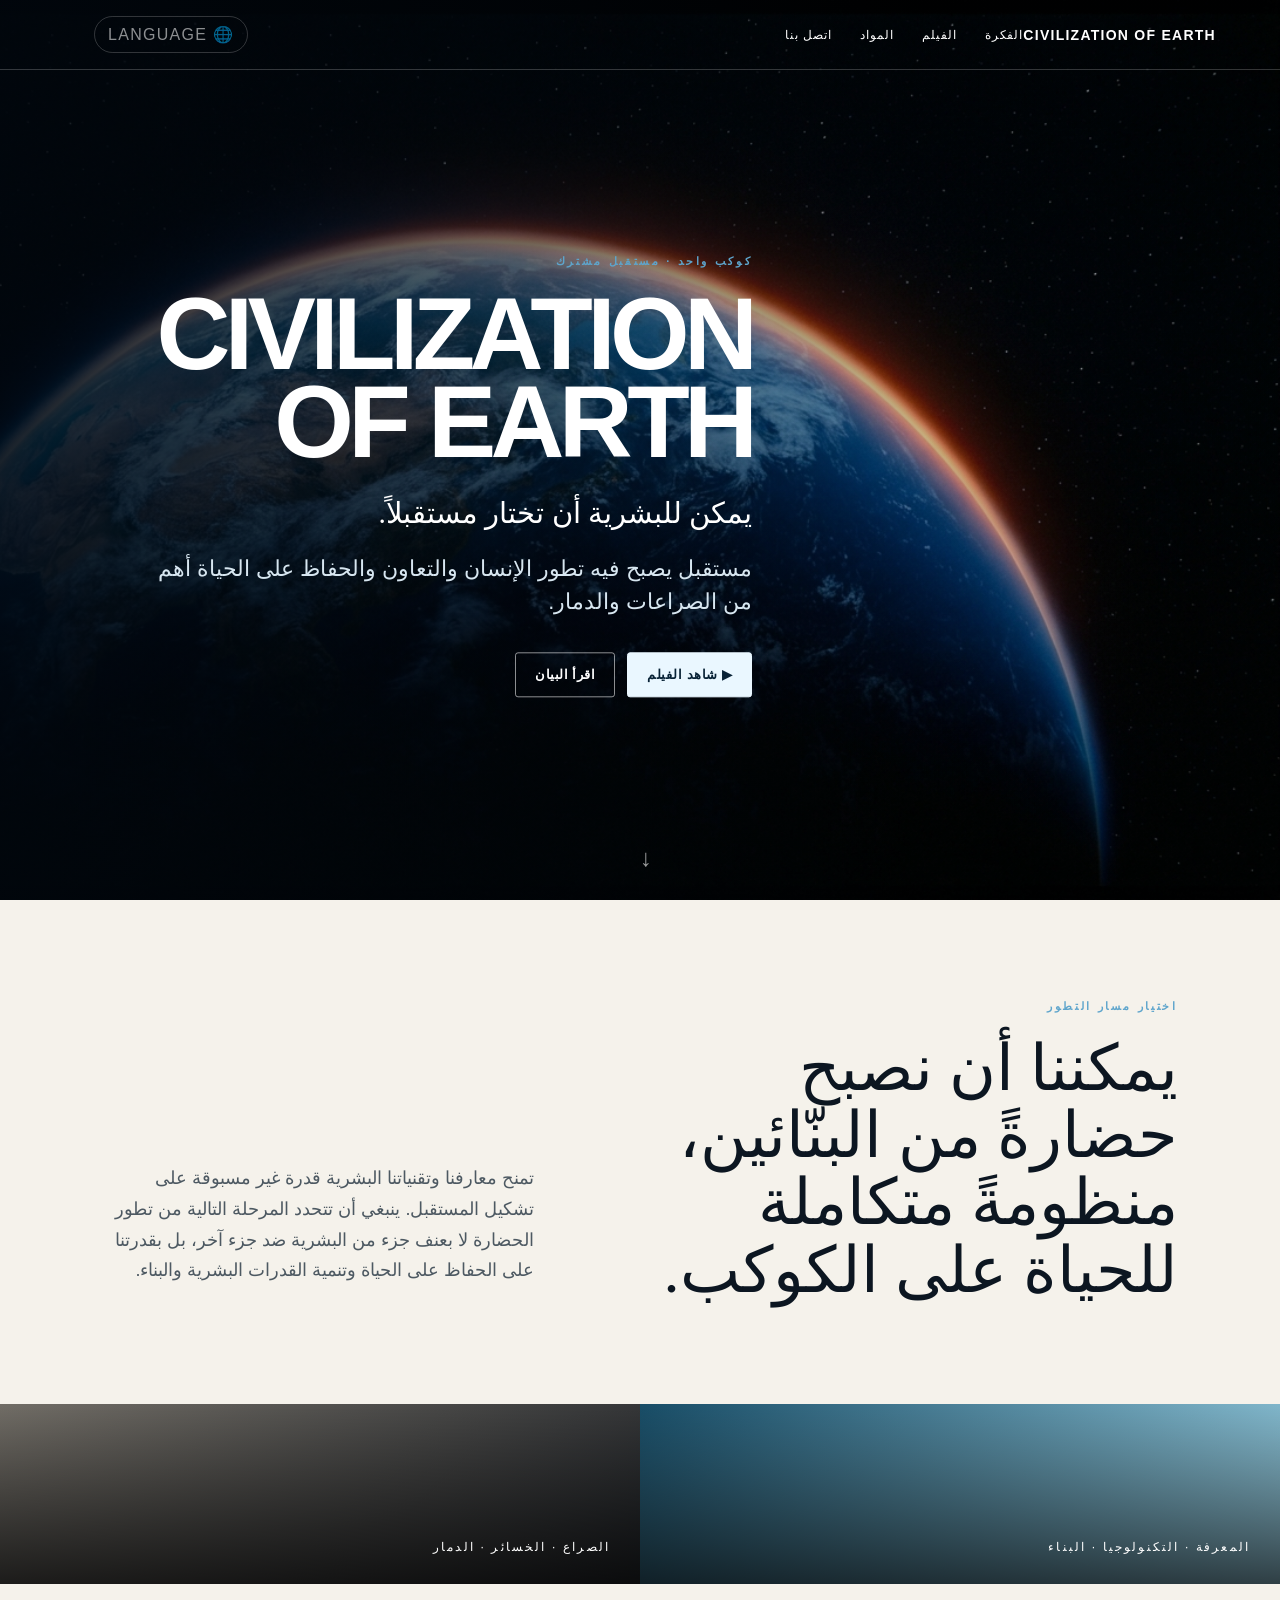
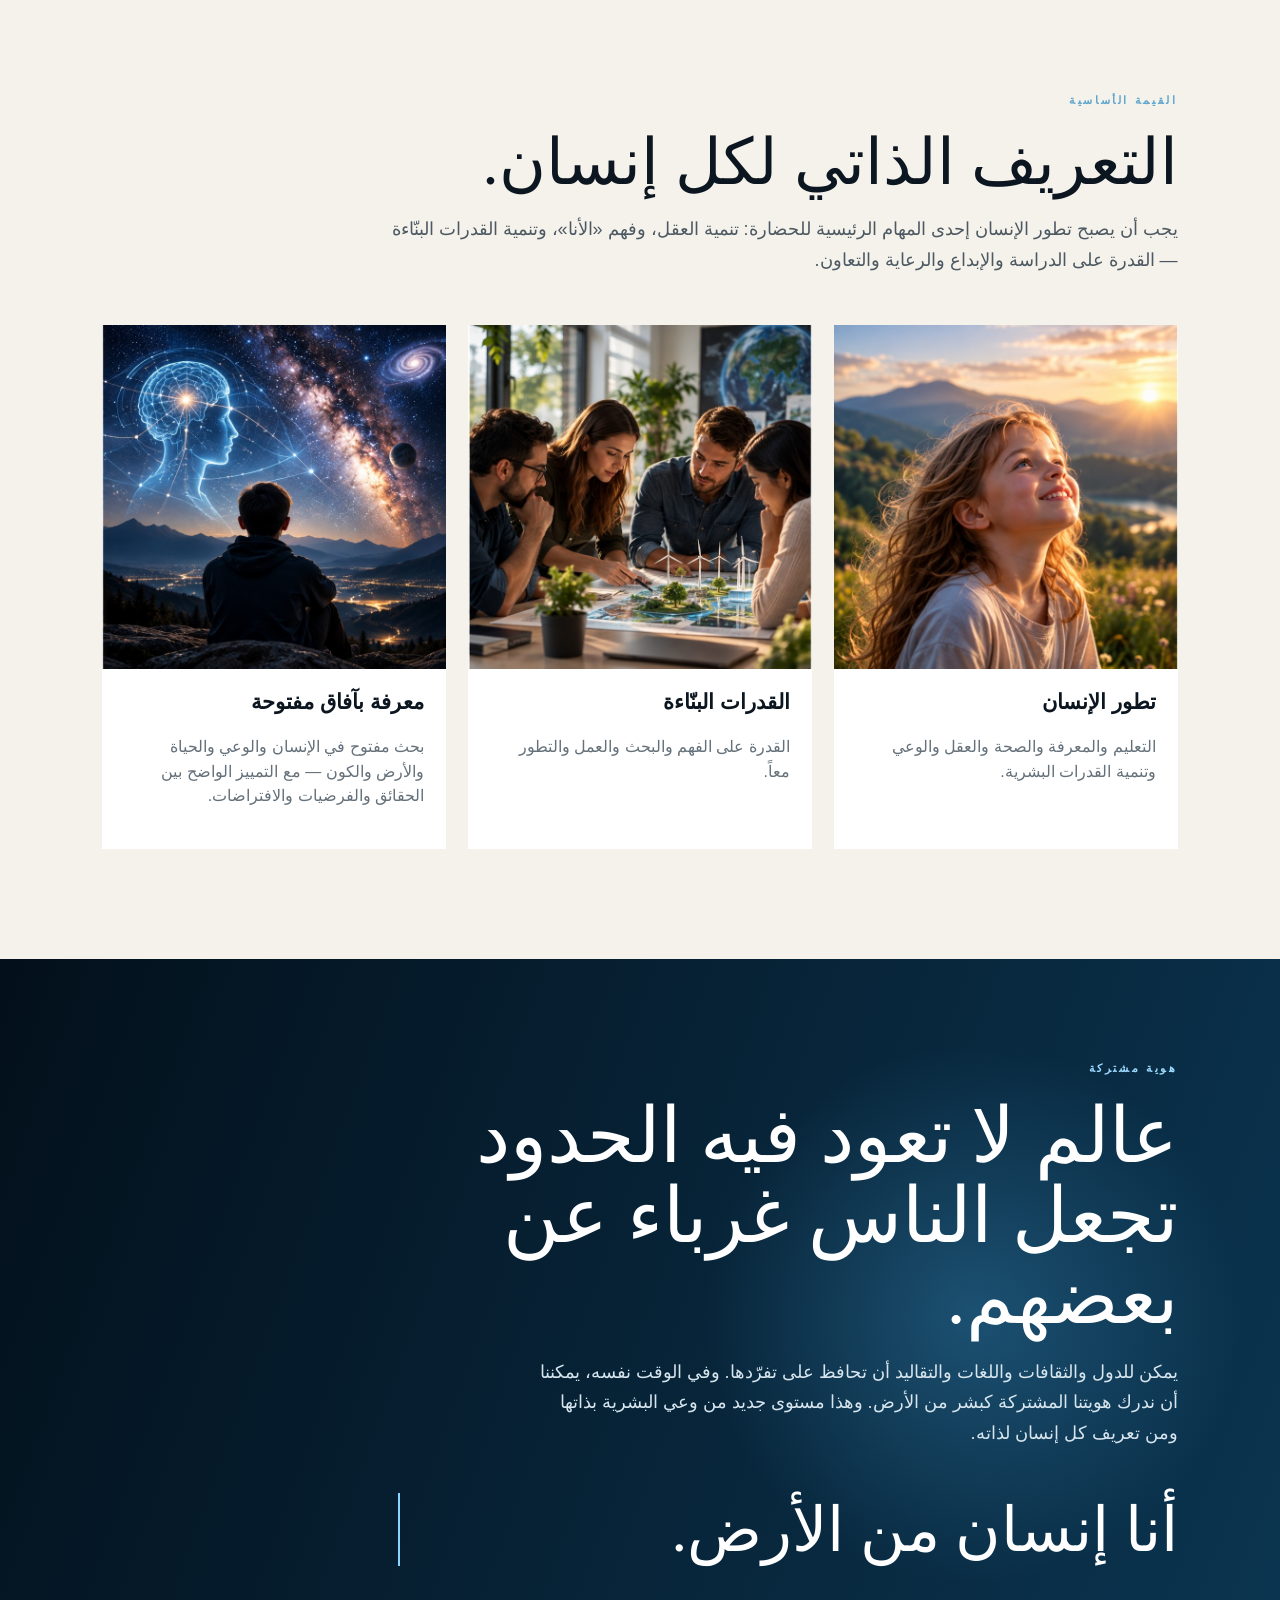
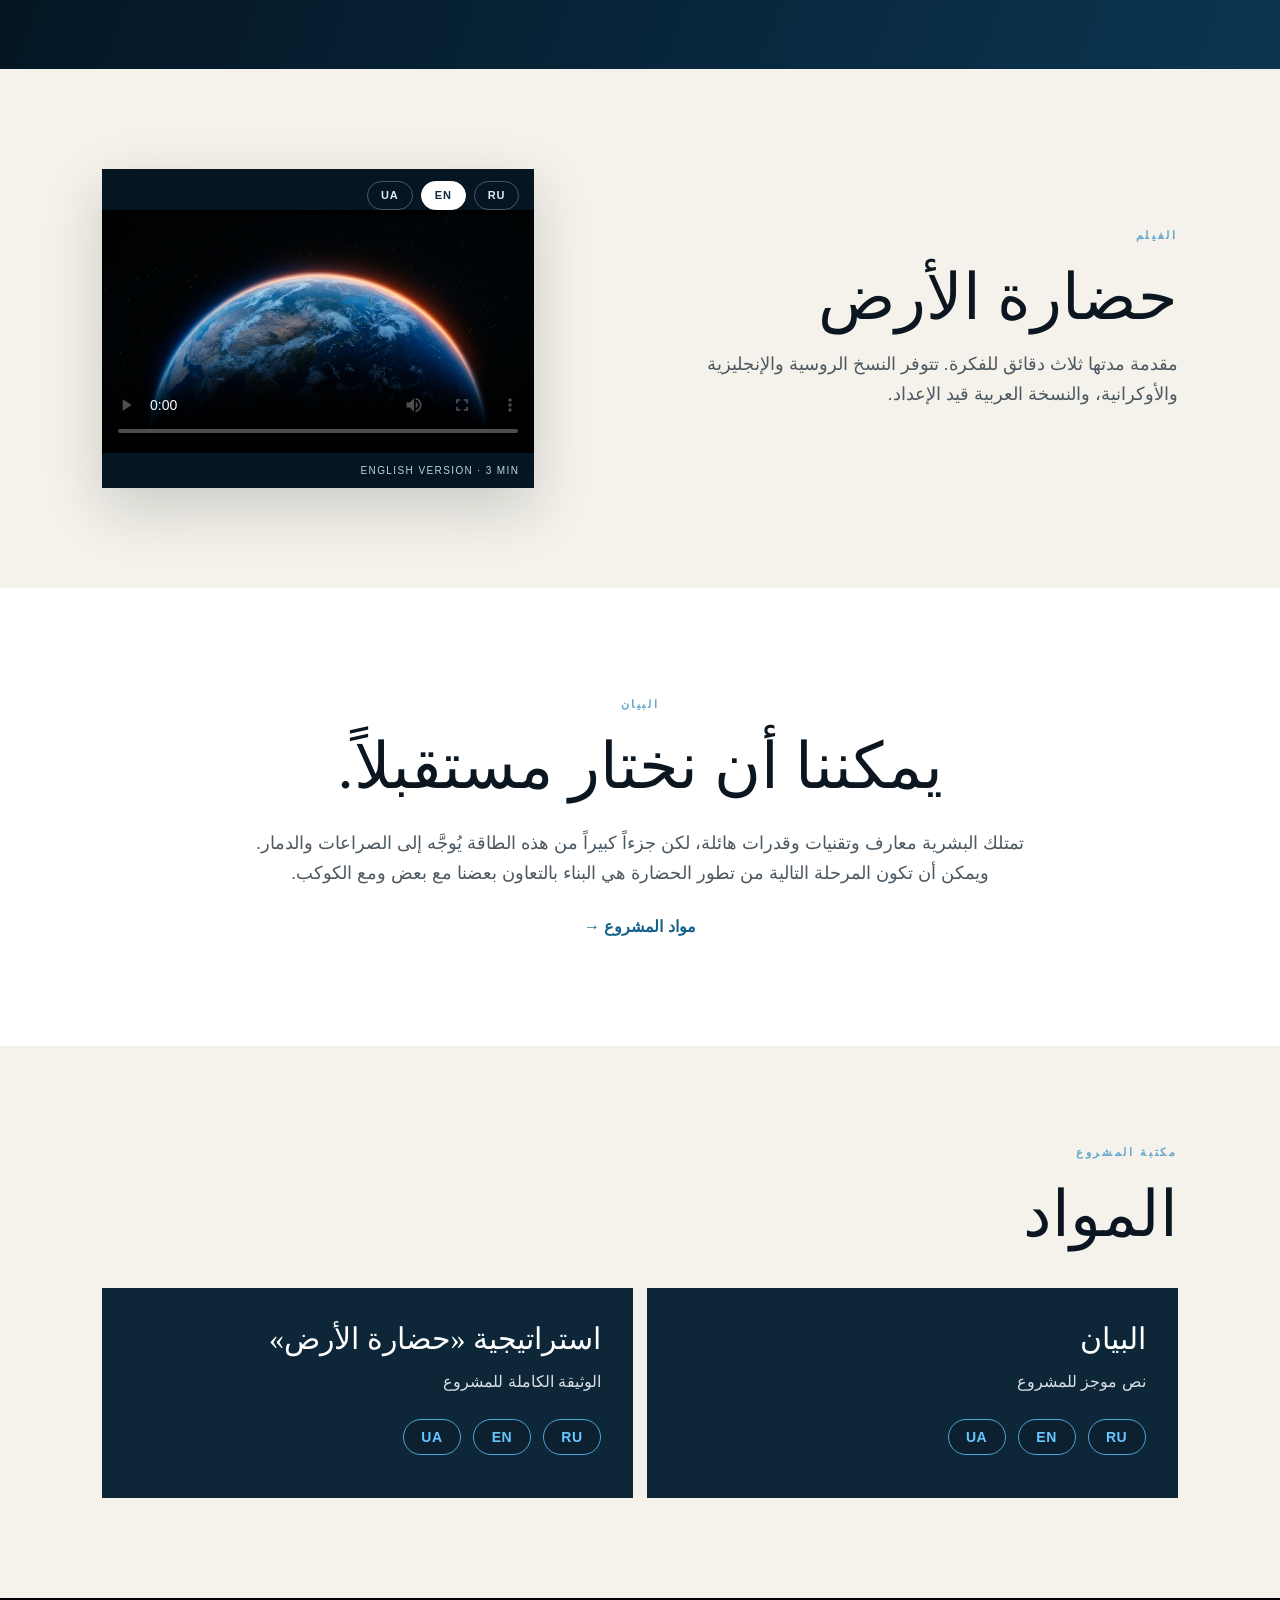
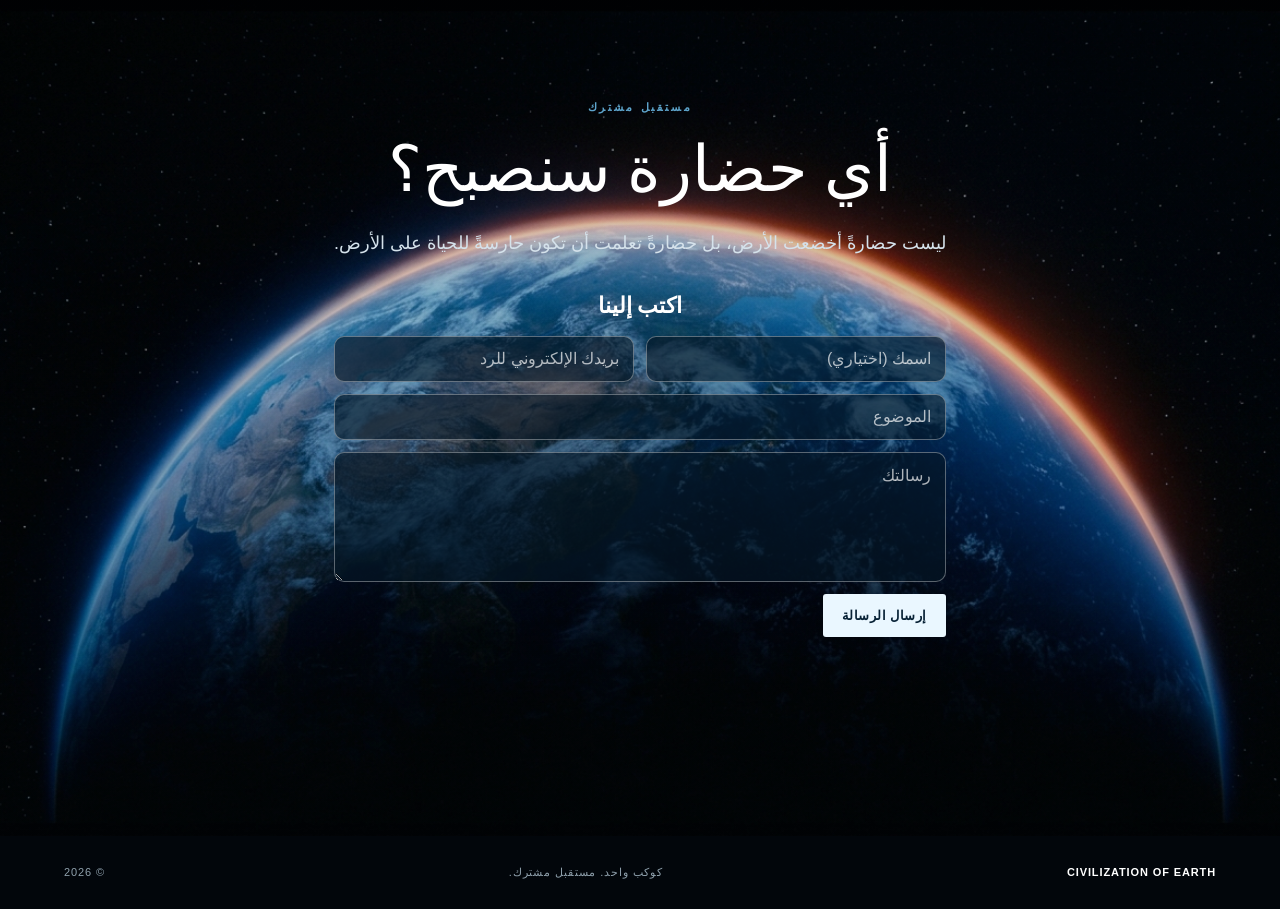
<file: ar/index.html>
<!doctype html>
<html lang="ar" dir="rtl">
<head>
<meta charset="utf-8"><meta name="viewport" content="width=device-width,initial-scale=1">
<title>حضارة الأرض</title>
<meta name="description" content="Humanity can choose a future centered on human development, cooperation and the preservation of life on Earth.">
<link rel="stylesheet" href="../styles.css">

<style>
.language-picker{position:relative;display:inline-block}
.language-picker>button{background:transparent;border:1px solid rgba(255,255,255,.35);border-radius:999px;padding:8px 13px;color:inherit;cursor:pointer;font:inherit}
.language-dropdown{display:none;position:absolute;right:0;top:calc(100% + 8px);z-index:1000;min-width:190px;max-height:70vh;overflow:auto;background:#f8f4ea;color:#132238;border:1px solid rgba(19,34,56,.18);border-radius:12px;padding:7px;box-shadow:0 14px 40px rgba(0,0,0,.18);text-align:left}
.language-picker.open .language-dropdown{display:block}
.language-dropdown a{display:block;padding:8px 10px;border-radius:7px;color:#132238;text-decoration:none;white-space:nowrap}
.language-dropdown a:hover{background:rgba(19,34,56,.08)}
html[dir="rtl"] .language-dropdown{right:auto;left:0;text-align:right}

.contactFormWrap{margin-top:30px;max-width:760px;width:100%}.contactFormTitle{margin:0 0 16px;font:600 22px/1.2 Georgia,serif}.contactForm{display:grid;grid-template-columns:1fr 1fr;gap:12px}.contactForm input,.contactForm textarea{box-sizing:border-box;width:100%;border:1px solid rgba(255,255,255,.34);background:rgba(5,24,38,.62);color:#fff;border-radius:10px;padding:13px 14px;font:inherit;outline:none}.contactForm input::placeholder,.contactForm textarea::placeholder{color:rgba(255,255,255,.68)}.contactForm input:focus,.contactForm textarea:focus{border-color:#72cfff}.contactForm .full{grid-column:1/-1}.contactForm textarea{min-height:130px;resize:vertical}.contactForm button{justify-self:start;border:0;cursor:pointer}.contactForm button[disabled]{opacity:.65;cursor:wait}.contactStatus{grid-column:1/-1;min-height:1.4em;margin:0;color:#9ee2b0}.contactStatus.error{color:#ffb3b3}.contactDirect{margin:16px 0 0;font-size:14px;color:rgba(255,255,255,.78)}.contactDirect a{color:#8bd7ff;text-decoration:none}.contactDirect a:hover{text-decoration:underline}.contactHp{position:absolute!important;left:-10000px!important;width:1px!important;height:1px!important;overflow:hidden!important}@media(max-width:680px){.contactForm{grid-template-columns:1fr}}
</style>
<style>
.materialGridDocs{grid-template-columns:repeat(2,minmax(0,1fr))!important}.materialGridDocs .materialDoc{background:#0d2638;color:#fff;padding:34px 32px;min-height:210px;box-sizing:border-box}.materialGridDocs .materialDoc>b{font-family:Georgia,serif;font-size:30px;line-height:1.12}.materialGridDocs .materialDoc p{color:#d8e0e5;font-size:16px}.materialGridDocs .docLinks{display:flex;gap:12px;flex-wrap:wrap;margin-top:28px}.materialGridDocs .docLinks a{display:inline-flex!important;align-items:center;justify-content:center;width:58px!important;height:36px!important;min-height:0!important;padding:0!important;border:1px solid #4ba7d8;border-radius:999px;color:#67c7ff!important;text-decoration:none;font:700 14px/1 Arial,sans-serif;letter-spacing:.04em;box-sizing:border-box}.materialGridDocs .docLinks a:hover{background:rgba(103,199,255,.12)}@media(max-width:760px){.materialGridDocs{grid-template-columns:1fr!important}.materialGridDocs .materialDoc>b{font-size:25px}}
</style>
</head>
<body>
<header class="nav"><a class="brand" href="#top">CIVILIZATION OF EARTH</a><nav><a href="#vision" data-i18n="navالفكرة">الفكرة</a><a href="#film" data-i18n="navالفيلم">الفيلم</a><a href="#materials" data-i18n="navالمواد">المواد</a><a href="#contact" data-i18n="navاتصل بنا">اتصل بنا</a></nav><div class="langs"><div class="language-picker"><button type="button" aria-label="Choose language">🌐 Language</button><div class="language-dropdown"><a href="../index.html" lang="ru" dir="ltr">Русский</a>
<a href="../en/index.html" lang="en" dir="ltr">English</a>
<a href="../uk/index.html" lang="uk" dir="ltr">Українська</a>
<a href="../ar/index.html" lang="ar" dir="rtl">العربية</a>
<a href="../zh/index.html" lang="zh" dir="ltr">中文</a>
<a href="../es/index.html" lang="es" dir="ltr">Español</a>
<a href="../fr/index.html" lang="fr" dir="ltr">Français</a>
<a href="../hi/index.html" lang="hi" dir="ltr">हिन्दी</a>
<a href="../pt/index.html" lang="pt" dir="ltr">Português</a>
<a href="../de/index.html" lang="de" dir="ltr">Deutsch</a>
<a href="../tr/index.html" lang="tr" dir="ltr">Türkçe</a>
<a href="../he/index.html" lang="he" dir="rtl">עברית</a>
<a href="../ja/index.html" lang="ja" dir="ltr">日本語</a>
<a href="../ko/index.html" lang="ko" dir="ltr">한국어</a></div></div><button class="menu">☰</button></div></header>
<main id="top">
<section class="hero"><img class="heroEarth" src="../images/hero-earth.jpg" alt="Earth seen from space"><div class="heroShade"></div><div class="heroContent"><div class="eyebrow" data-i18n="eyebrow">كوكب واحد · مستقبل مشترك</div><h1>CIVILIZATION<br>OF EARTH</h1><p class="heroStatement" data-i18n="heroStatement">يمكن للبشرية أن تختار مستقبلاً.</p><p data-i18n="heroText">مستقبل يصبح فيه تطور الإنسان والتعاون والحفاظ على الحياة أهم من الصراعات والدمار.</p><div class="actions"><a class="btn primary" href="#film" data-i18n="watch">▶ شاهد الفيلم</a><a class="btn" href="#manifesto" data-i18n="manifestoBtn">اقرأ البيان</a></div></div><div class="scroll">↓</div></section>
<section class="intro" id="vision"><div><div class="kicker" data-i18n="choiceKicker">اختيار مسار التطور</div><h2 data-i18n="choiceTitle">يمكننا أن نصبح حضارةً من البنّائين، منظومةً متكاملة للحياة على الكوكب.</h2></div><p data-i18n="choiceText">تمنح معارفنا وتقنياتنا البشرية قدرة غير مسبوقة على تشكيل المستقبل. ينبغي أن تتحدد المرحلة التالية من تطور الحضارة لا بعنف جزء من البشرية ضد جزء آخر، بل بقدرتنا على الحفاظ على الحياة وتنمية القدرات البشرية والبناء.</p></section>
<section class="split"><div class="panel image-city"><span data-i18n="knowledge">المعرفة · التكنولوجيا · البناء</span></div><div class="panel image-ruins"><span data-i18n="cost">الصراع · الخسائر · الدمار</span></div></section>
<section class="human"><div class="kicker" data-i18n="valueKicker">القيمة الأساسية</div><h2 data-i18n="valueTitle">التعريف الذاتي لكل إنسان.</h2><p class="lead" data-i18n="valueText">يجب أن يصبح تطور الإنسان إحدى المهام الرئيسية للحضارة: تنمية العقل، وفهم «الأنا»، وتنمية القدرات البنّاءة — القدرة على الدراسة والإبداع والرعاية والتعاون.</p><div class="cards"><article><div class="cardImg img-child"></div><h3 data-i18n="card1t">تطور الإنسان</h3><p data-i18n="card1p">التعليم والمعرفة والصحة والعقل والوعي وتنمية القدرات البشرية.</p></article><article><div class="cardImg img-science"></div><h3 data-i18n="card2t">القدرات البنّاءة</h3><p data-i18n="card2p">القدرة على الفهم والبحث والعمل والتطور معاً.</p></article><article><div class="cardImg img-cosmos"></div><h3 data-i18n="card3t">معرفة بآفاق مفتوحة</h3><p data-i18n="card3p">بحث مفتوح في الإنسان والوعي والحياة والأرض والكون — مع التمييز الواضح بين الحقائق والفرضيات والافتراضات.</p></article></div></section>
<section class="identity"><div class="identityText"><div class="kicker" data-i18n="identityKicker">هوية مشتركة</div><h2 data-i18n="identityTitle">عالم لا تعود فيه الحدود تجعل الناس غرباء عن بعضهم.</h2><p data-i18n="identityText">يمكن للدول والثقافات واللغات والتقاليد أن تحافظ على تفرّدها. وفي الوقت نفسه، يمكننا أن ندرك هويتنا المشتركة كبشر من الأرض. وهذا مستوى جديد من وعي البشرية بذاتها ومن تعريف كل إنسان لذاته.</p><blockquote data-i18n="earthPerson">أنا إنسان من الأرض.</blockquote></div></section>
<section class="film" id="film"><div><div class="kicker" data-i18n="filmKicker">الفيلم</div><h2 data-i18n="filmTitle">حضارة الأرض</h2><p data-i18n="filmText">مقدمة مدتها ثلاث دقائق للفكرة. تتوفر النسخ الروسية والإنجليزية والأوكرانية، والنسخة العربية قيد الإعداد.</p></div><div class="videoFrame"><div class="videoLanguages" role="group" aria-label="Film language"><button class="videoLangBtn" type="button" data-src="../assets/civilization-of-earth-ru.mp4" data-note="Русская версия · 3 мин">RU</button><button class="videoLangBtn active" type="button" data-src="../assets/civilization-of-earth-en.mp4" data-note="English version · 3 min">EN</button><button class="videoLangBtn" type="button" data-src="../assets/civilization-of-earth-uk.mp4" data-note="Українська версія · 3 хв">UA</button></div><video controls preload="metadata" poster="../images/hero-earth.jpg"><source src="../assets/civilization-of-earth-en.mp4" type="video/mp4">Your browser does not support HTML5 video.</video><div class="videoNote">English version · 3 min</div></div></section>
<section class="manifesto" id="manifesto"><div class="kicker" data-i18n="manifestoKicker">البيان</div><h2 data-i18n="manifestoTitle">يمكننا أن نختار مستقبلاً.</h2><p data-i18n="manifestoText">تمتلك البشرية معارف وتقنيات وقدرات هائلة، لكن جزءاً كبيراً من هذه الطاقة يُوجَّه إلى الصراعات والدمار. ويمكن أن تكون المرحلة التالية من تطور الحضارة هي البناء بالتعاون بعضنا مع بعض ومع الكوكب.</p><a class="textLink" href="#materials" data-i18n="readالمواد">مواد المشروع →</a></section>
<section class="materials" id="materials"><div class="kicker" data-i18n="materialsKicker">مكتبة المشروع</div><h2 data-i18n="materialsTitle">المواد</h2><div class="materialGrid materialGridDocs">
<article class="materialDoc"><b>البيان</b><p>نص موجز للمشروع</p><div class="docLinks"><a href="../documents/Manifesto_RU.pdf" target="_blank">RU</a><a href="../documents/Manifesto_EN.pdf" target="_blank">EN</a><a href="../documents/Manifesto_UA.pdf" target="_blank">UA</a></div></article>
<article class="materialDoc"><b>استراتيجية «حضارة الأرض»</b><p>الوثيقة الكاملة للمشروع</p><div class="docLinks"><a href="../documents/Civilization_of_Earth_RU.pdf" target="_blank">RU</a><a href="../documents/Civilization_of_Earth_EN.pdf" target="_blank">EN</a><a href="../documents/Civilization_of_Earth_UA.pdf" target="_blank">UA</a></div></article>
</div></section>
<section class="closing" id="contact"><div class="earthGlow"></div><div class="closingContent"><div class="kicker" data-i18n="futureKicker">مستقبل مشترك</div><h2 data-i18n="futureTitle">أي حضارة سنصبح؟</h2><p data-i18n="futureText">ليست حضارةً أخضعت الأرض، بل حضارةً تعلمت أن تكون حارسةً للحياة على الأرض.</p><div class="contactFormWrap"><h3 class="contactFormTitle">اكتب إلينا</h3><form class="contactForm" action="https://formspree.io/f/xwlpqalw" method="POST" data-success="شكرًا لك. تم إرسال رسالتك." data-error="تعذر إرسال الرسالة. يرجى المحاولة مرة أخرى."><input type="text" name="name" autocomplete="name" placeholder="اسمك (اختياري)"><input type="email" name="email" autocomplete="email" placeholder="بريدك الإلكتروني للرد"><input class="full" type="text" name="subject" placeholder="الموضوع"><textarea class="full" name="message" required placeholder="رسالتك"></textarea><label class="contactHp" aria-hidden="true">Website<input type="text" name="website" tabindex="-1" autocomplete="off"></label><input type="hidden" name="_subject" value="Civilization of Earth — website message"><button class="btn primary" type="submit">إرسال الرسالة</button><p class="contactStatus" role="status" aria-live="polite"></p></form></div></div></section>
</main>
<footer><b>CIVILIZATION OF EARTH</b><span data-i18n="footer">كوكب واحد. مستقبل مشترك.</span><span>© 2026</span></footer>


<script>
document.addEventListener('click',function(e){
 const p=e.target.closest('.language-picker');
 document.querySelectorAll('.language-picker.open').forEach(x=>{if(x!==p)x.classList.remove('open')});
 if(e.target.closest('.language-picker>button')){e.preventDefault();p.classList.toggle('open');}
});
</script>

<script>
document.querySelectorAll('.contactForm').forEach(function(form){
 const status=form.querySelector('.contactStatus'), btn=form.querySelector('button[type="submit"]');
 form.addEventListener('submit',async function(e){
  e.preventDefault(); status.textContent=''; status.classList.remove('error'); btn.disabled=true;
  try{const r=await fetch(form.action,{method:'POST',body:new FormData(form),headers:{'Accept':'application/json'}}); if(r.ok){form.reset();status.textContent=form.dataset.success;}else{throw new Error('send');}}
  catch(err){status.textContent=form.dataset.error;status.classList.add('error');}
  finally{btn.disabled=false;}
 });
});
</script>
</body></html>
</file>
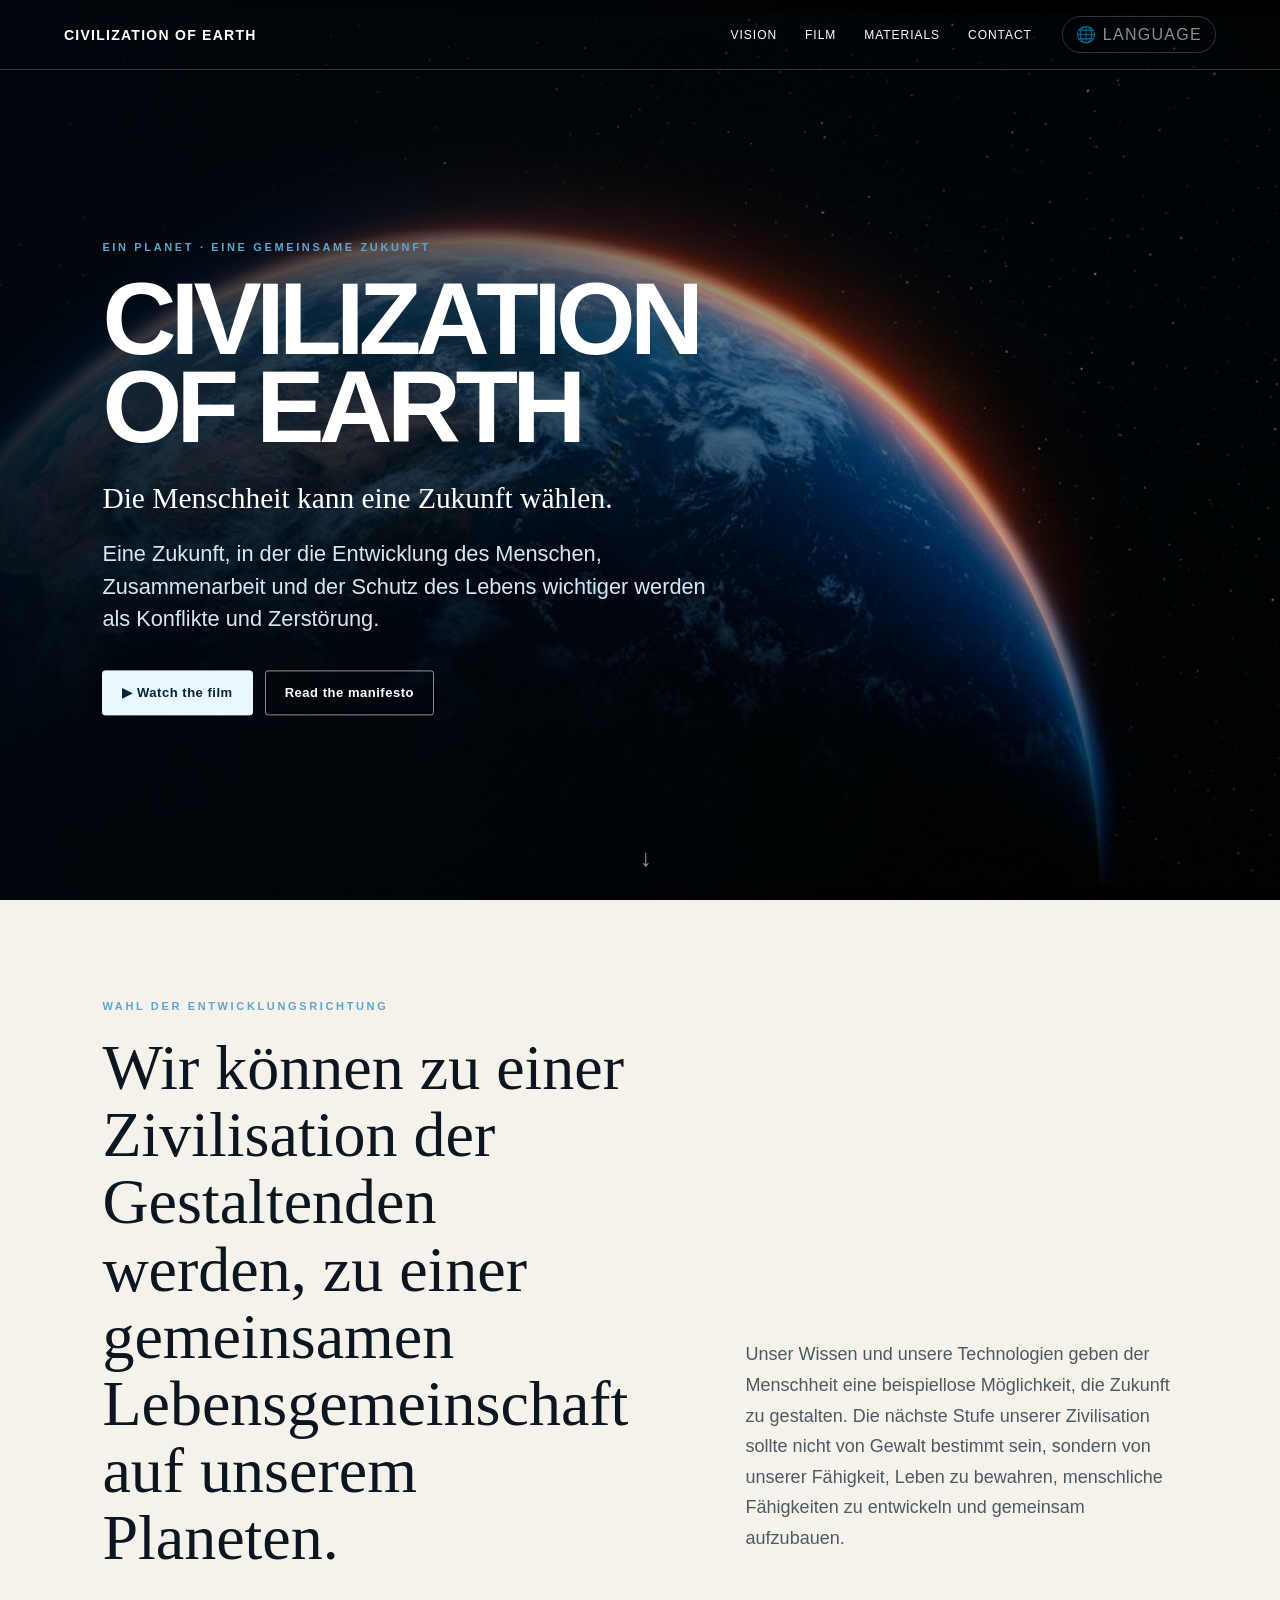
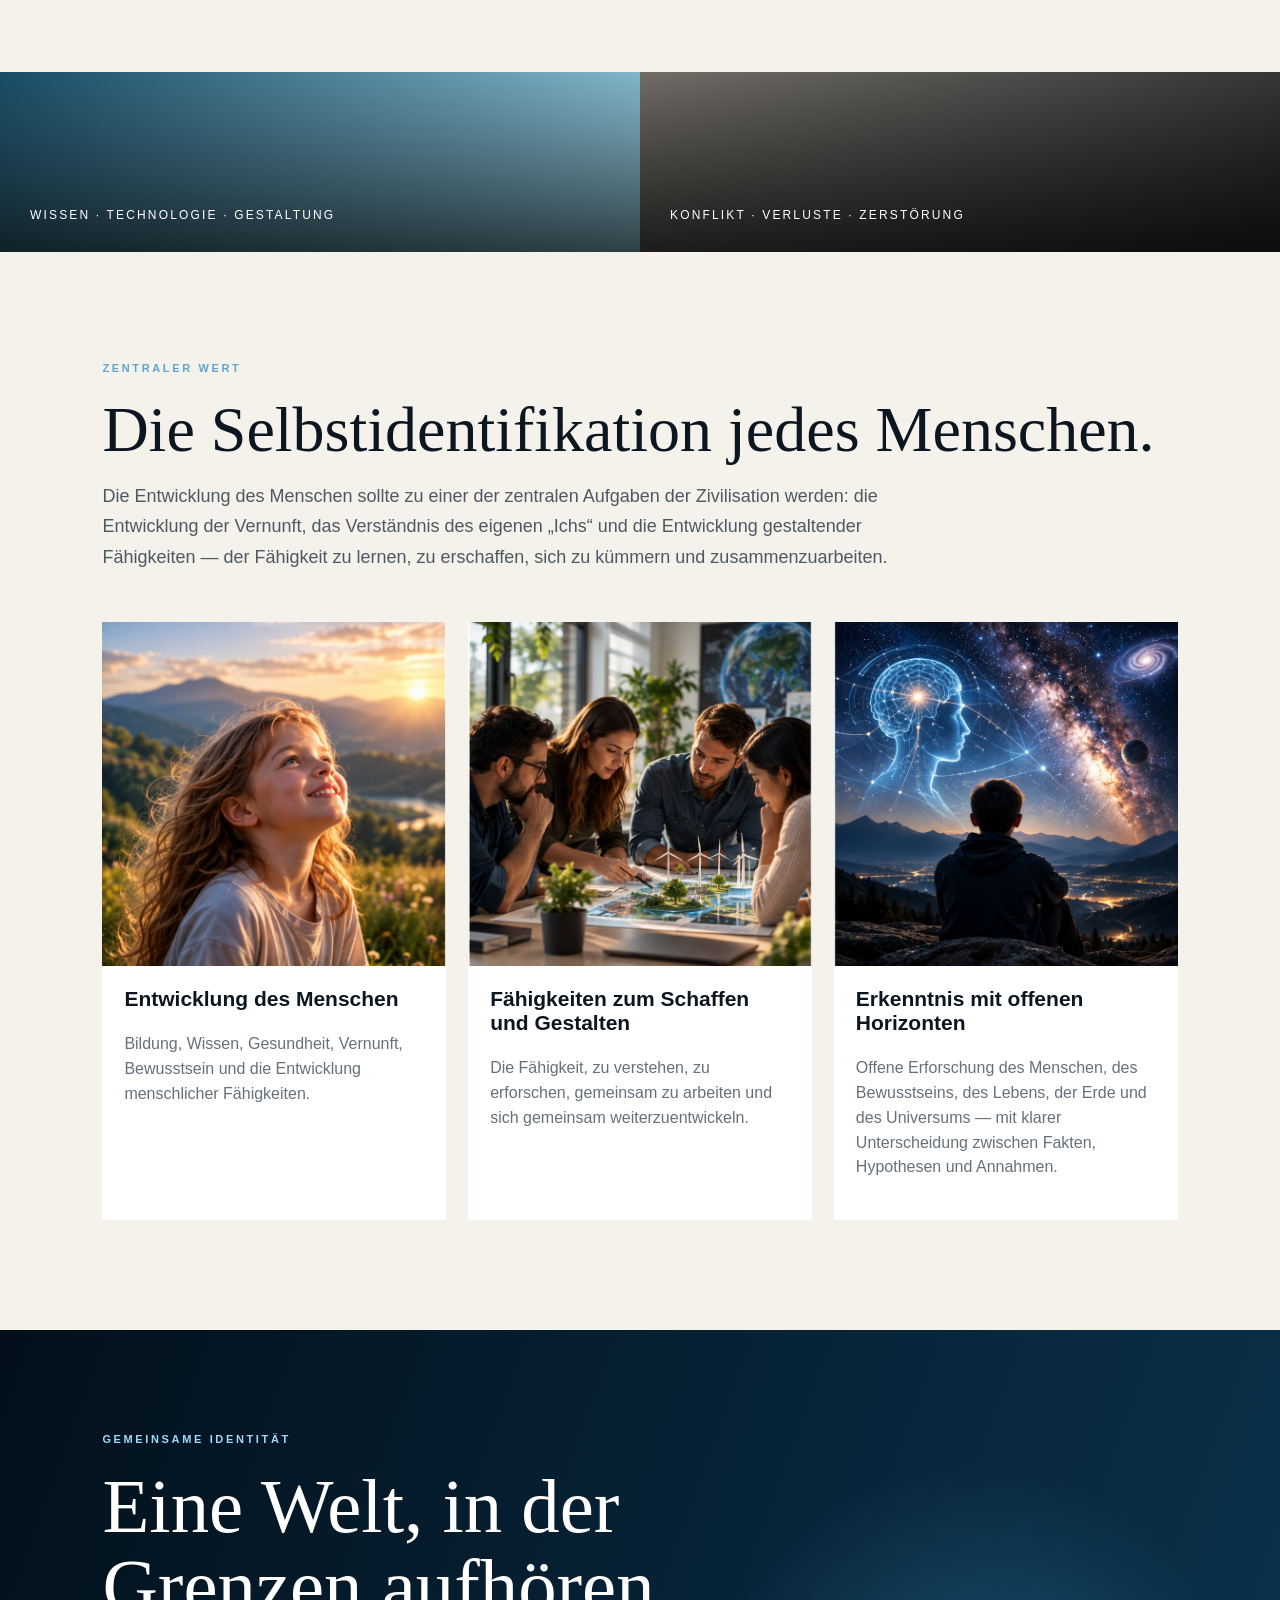
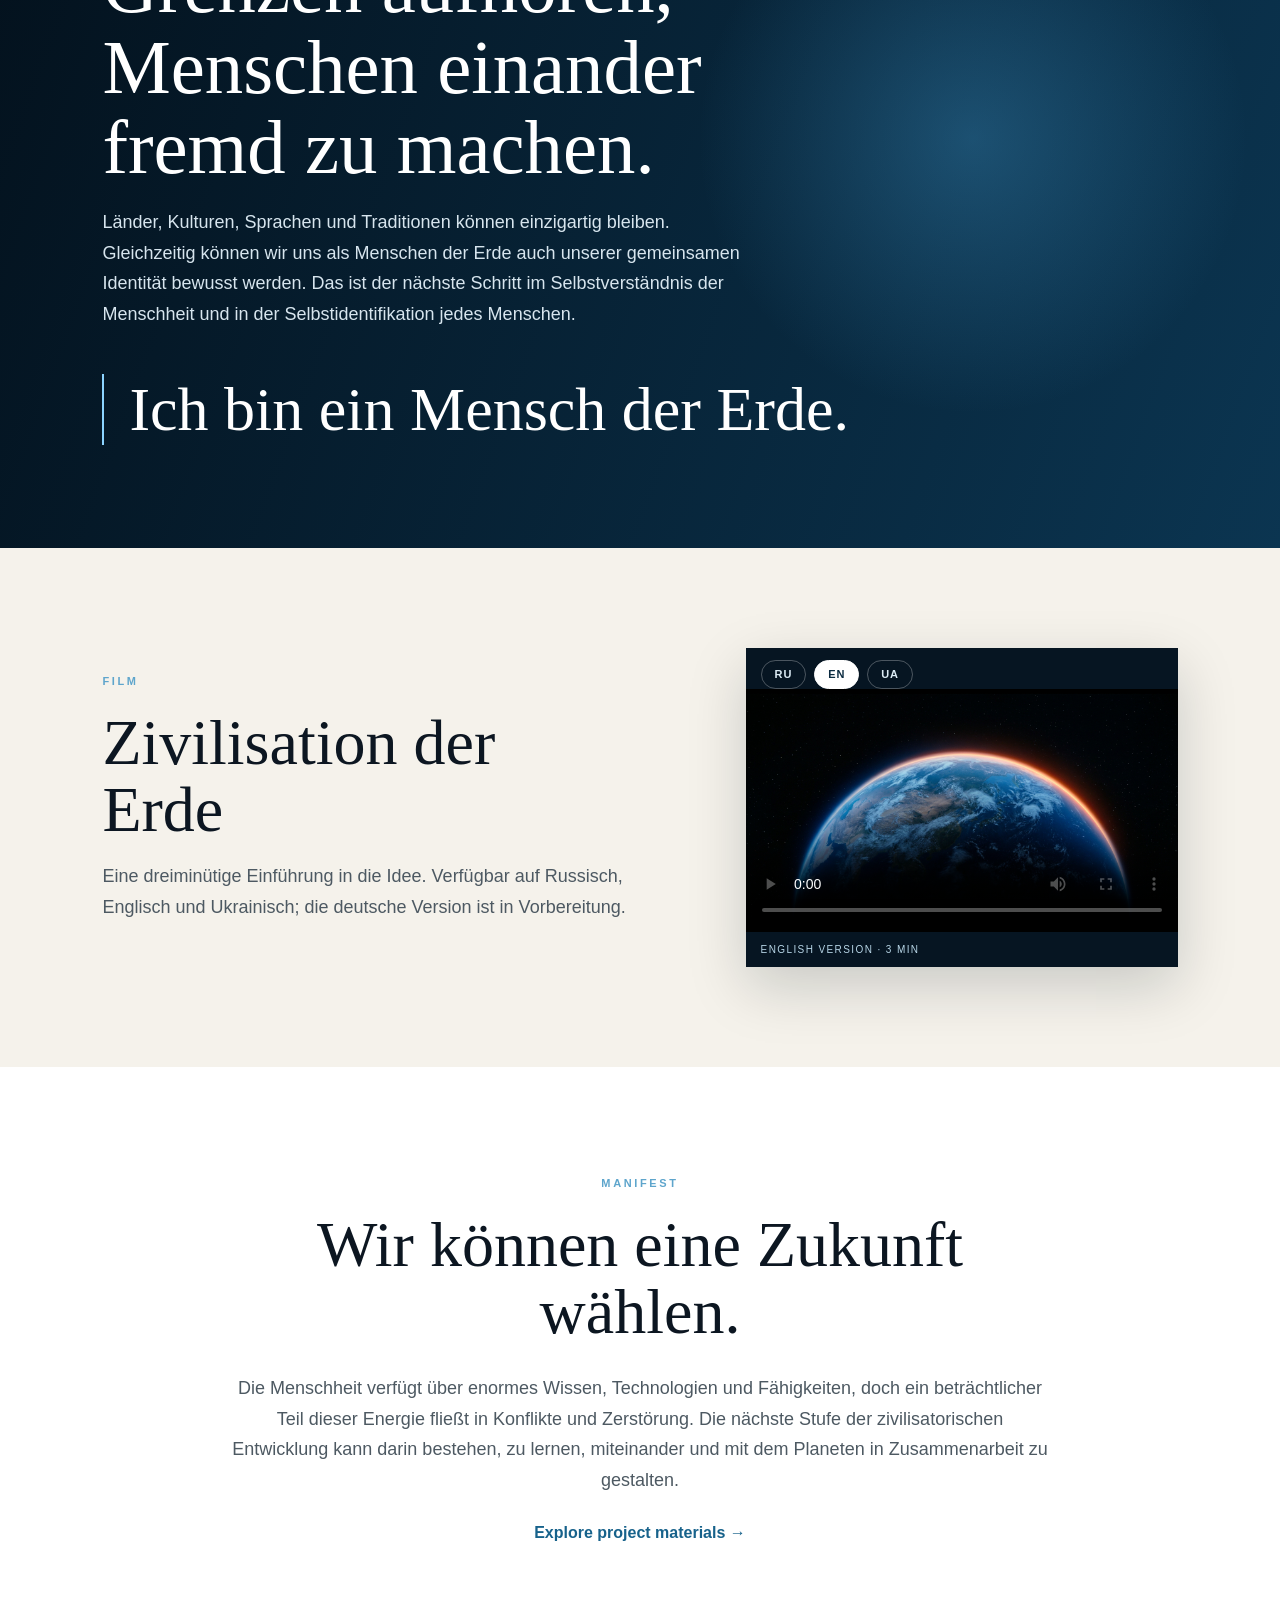
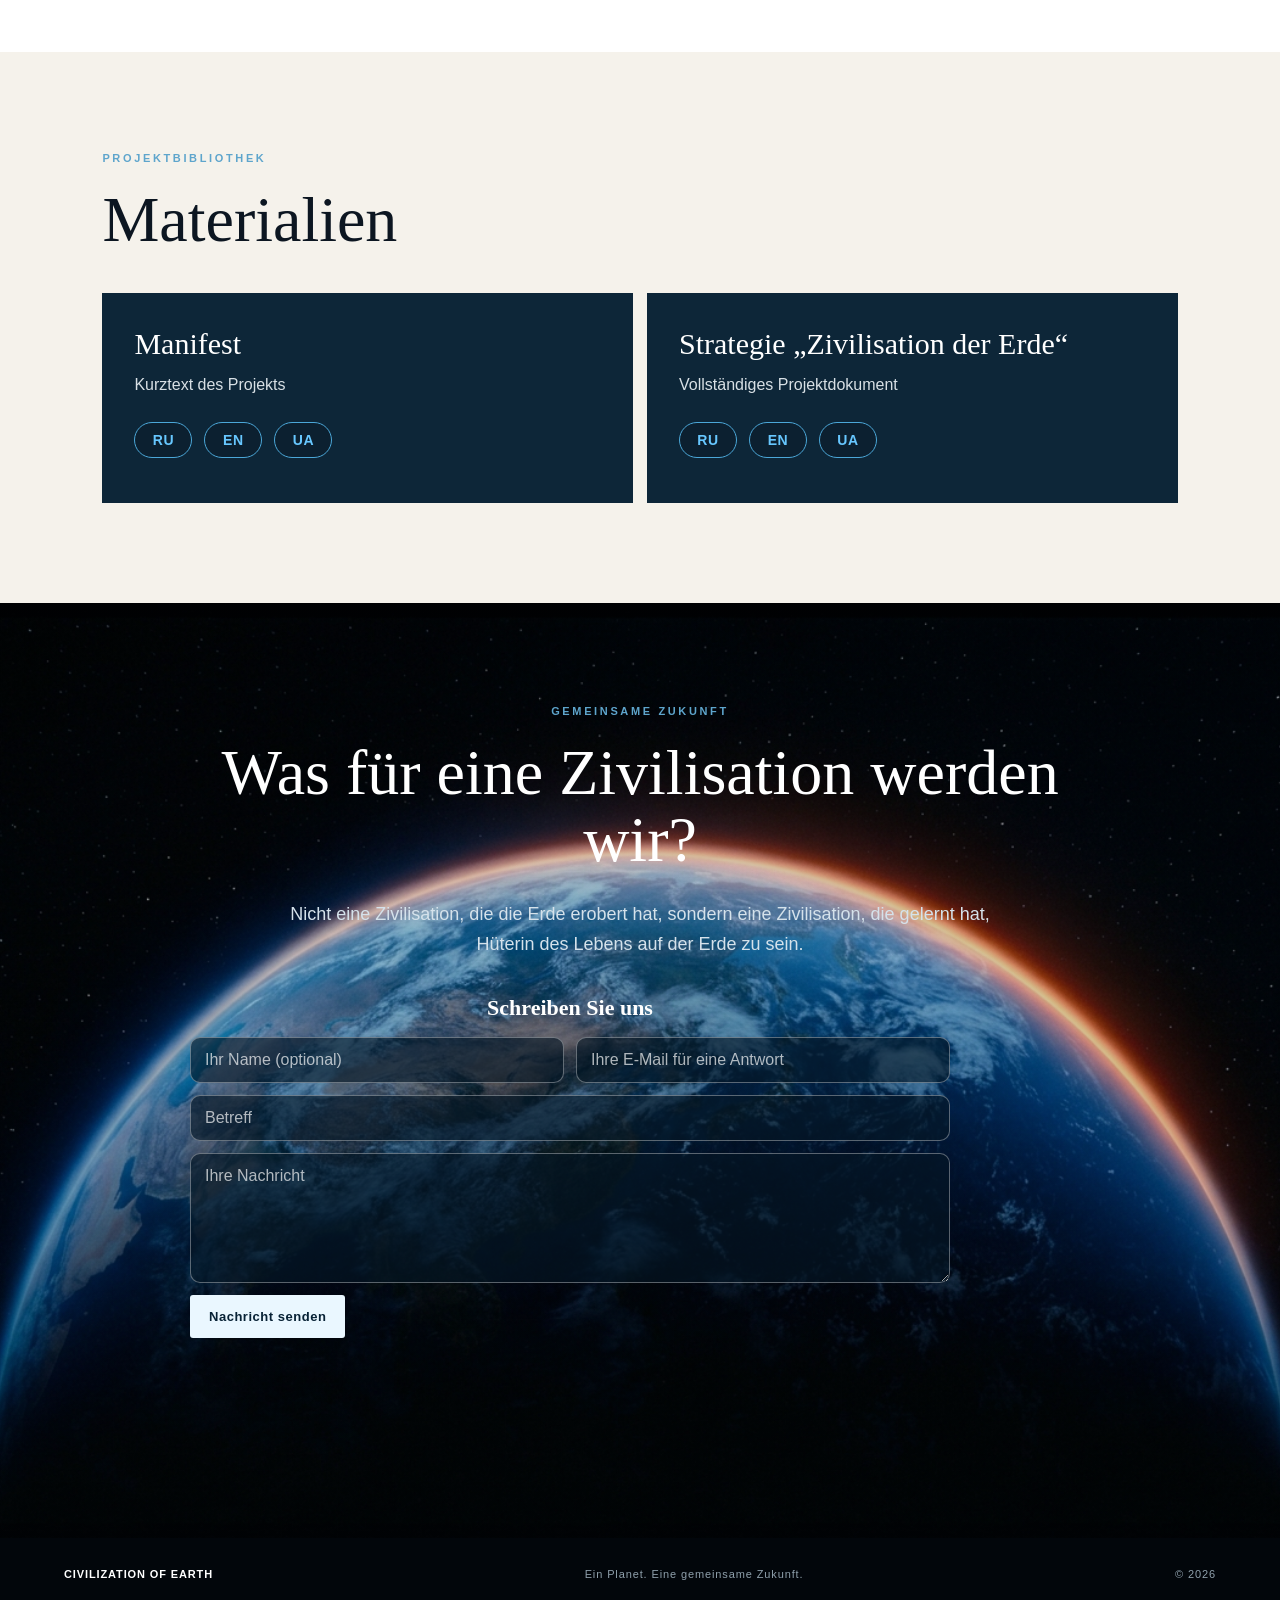
<file: de/index.html>
<!doctype html>
<html lang="de" dir="ltr">
<head>
<meta charset="utf-8"><meta name="viewport" content="width=device-width,initial-scale=1">
<title>ZIVILISATION DER ERDE</title>
<meta name="description" content="Humanity can choose a future centered on human development, cooperation and the preservation of life on Earth.">
<link rel="stylesheet" href="../styles.css">

<style>
.language-picker{position:relative;display:inline-block}
.language-picker>button{background:transparent;border:1px solid rgba(255,255,255,.35);border-radius:999px;padding:8px 13px;color:inherit;cursor:pointer;font:inherit}
.language-dropdown{display:none;position:absolute;right:0;top:calc(100% + 8px);z-index:1000;min-width:190px;max-height:70vh;overflow:auto;background:#f8f4ea;color:#132238;border:1px solid rgba(19,34,56,.18);border-radius:12px;padding:7px;box-shadow:0 14px 40px rgba(0,0,0,.18);text-align:left}
.language-picker.open .language-dropdown{display:block}
.language-dropdown a{display:block;padding:8px 10px;border-radius:7px;color:#132238;text-decoration:none;white-space:nowrap}
.language-dropdown a:hover{background:rgba(19,34,56,.08)}
html[dir="rtl"] .language-dropdown{right:auto;left:0;text-align:right}

.contactFormWrap{margin-top:30px;max-width:760px;width:100%}.contactFormTitle{margin:0 0 16px;font:600 22px/1.2 Georgia,serif}.contactForm{display:grid;grid-template-columns:1fr 1fr;gap:12px}.contactForm input,.contactForm textarea{box-sizing:border-box;width:100%;border:1px solid rgba(255,255,255,.34);background:rgba(5,24,38,.62);color:#fff;border-radius:10px;padding:13px 14px;font:inherit;outline:none}.contactForm input::placeholder,.contactForm textarea::placeholder{color:rgba(255,255,255,.68)}.contactForm input:focus,.contactForm textarea:focus{border-color:#72cfff}.contactForm .full{grid-column:1/-1}.contactForm textarea{min-height:130px;resize:vertical}.contactForm button{justify-self:start;border:0;cursor:pointer}.contactForm button[disabled]{opacity:.65;cursor:wait}.contactStatus{grid-column:1/-1;min-height:1.4em;margin:0;color:#9ee2b0}.contactStatus.error{color:#ffb3b3}.contactDirect{margin:16px 0 0;font-size:14px;color:rgba(255,255,255,.78)}.contactDirect a{color:#8bd7ff;text-decoration:none}.contactDirect a:hover{text-decoration:underline}.contactHp{position:absolute!important;left:-10000px!important;width:1px!important;height:1px!important;overflow:hidden!important}@media(max-width:680px){.contactForm{grid-template-columns:1fr}}
</style>
<style>
.materialGridDocs{grid-template-columns:repeat(2,minmax(0,1fr))!important}.materialGridDocs .materialDoc{background:#0d2638;color:#fff;padding:34px 32px;min-height:210px;box-sizing:border-box}.materialGridDocs .materialDoc>b{font-family:Georgia,serif;font-size:30px;line-height:1.12}.materialGridDocs .materialDoc p{color:#d8e0e5;font-size:16px}.materialGridDocs .docLinks{display:flex;gap:12px;flex-wrap:wrap;margin-top:28px}.materialGridDocs .docLinks a{display:inline-flex!important;align-items:center;justify-content:center;width:58px!important;height:36px!important;min-height:0!important;padding:0!important;border:1px solid #4ba7d8;border-radius:999px;color:#67c7ff!important;text-decoration:none;font:700 14px/1 Arial,sans-serif;letter-spacing:.04em;box-sizing:border-box}.materialGridDocs .docLinks a:hover{background:rgba(103,199,255,.12)}@media(max-width:760px){.materialGridDocs{grid-template-columns:1fr!important}.materialGridDocs .materialDoc>b{font-size:25px}}
</style>
</head>
<body>
<header class="nav"><a class="brand" href="#top">CIVILIZATION OF EARTH</a><nav><a href="#vision" data-i18n="navVision">Vision</a><a href="#film" data-i18n="navFilm">Film</a><a href="#materials" data-i18n="navMaterials">Materials</a><a href="#contact" data-i18n="navContact">Contact</a></nav><div class="langs"><div class="language-picker"><button type="button" aria-label="Choose language">🌐 Language</button><div class="language-dropdown"><a href="../index.html" lang="ru" dir="ltr">Русский</a>
<a href="../en/index.html" lang="en" dir="ltr">English</a>
<a href="../uk/index.html" lang="uk" dir="ltr">Українська</a>
<a href="../ar/index.html" lang="ar" dir="rtl">العربية</a>
<a href="../zh/index.html" lang="zh" dir="ltr">中文</a>
<a href="../es/index.html" lang="es" dir="ltr">Español</a>
<a href="../fr/index.html" lang="fr" dir="ltr">Français</a>
<a href="../hi/index.html" lang="hi" dir="ltr">हिन्दी</a>
<a href="../pt/index.html" lang="pt" dir="ltr">Português</a>
<a href="../de/index.html" lang="de" dir="ltr">Deutsch</a>
<a href="../tr/index.html" lang="tr" dir="ltr">Türkçe</a>
<a href="../he/index.html" lang="he" dir="rtl">עברית</a>
<a href="../ja/index.html" lang="ja" dir="ltr">日本語</a>
<a href="../ko/index.html" lang="ko" dir="ltr">한국어</a></div></div><button class="menu">☰</button></div></header>
<main id="top">
<section class="hero"><img class="heroEarth" src="../images/hero-earth.jpg" alt="Earth seen from space"><div class="heroShade"></div><div class="heroContent"><div class="eyebrow" data-i18n="eyebrow">EIN PLANET · EINE GEMEINSAME ZUKUNFT</div><h1>CIVILIZATION<br>OF EARTH</h1><p class="heroStatement" data-i18n="heroStatement">Die Menschheit kann eine Zukunft wählen.</p><p data-i18n="heroText">Eine Zukunft, in der die Entwicklung des Menschen, Zusammenarbeit und der Schutz des Lebens wichtiger werden als Konflikte und Zerstörung.</p><div class="actions"><a class="btn primary" href="#film" data-i18n="watch">▶ Watch the film</a><a class="btn" href="#manifesto" data-i18n="manifestoBtn">Read the manifesto</a></div></div><div class="scroll">↓</div></section>
<section class="intro" id="vision"><div><div class="kicker" data-i18n="choiceKicker">WAHL DER ENTWICKLUNGSRICHTUNG</div><h2 data-i18n="choiceTitle">Wir können zu einer Zivilisation der Gestaltenden werden, zu einer gemeinsamen Lebensgemeinschaft auf unserem Planeten.</h2></div><p data-i18n="choiceText">Unser Wissen und unsere Technologien geben der Menschheit eine beispiellose Möglichkeit, die Zukunft zu gestalten. Die nächste Stufe unserer Zivilisation sollte nicht von Gewalt bestimmt sein, sondern von unserer Fähigkeit, Leben zu bewahren, menschliche Fähigkeiten zu entwickeln und gemeinsam aufzubauen.</p></section>
<section class="split"><div class="panel image-city"><span data-i18n="knowledge">WISSEN · TECHNOLOGIE · GESTALTUNG</span></div><div class="panel image-ruins"><span data-i18n="cost">KONFLIKT · VERLUSTE · ZERSTÖRUNG</span></div></section>
<section class="human"><div class="kicker" data-i18n="valueKicker">ZENTRALER WERT</div><h2 data-i18n="valueTitle">Die Selbstidentifikation jedes Menschen.</h2><p class="lead" data-i18n="valueText">Die Entwicklung des Menschen sollte zu einer der zentralen Aufgaben der Zivilisation werden: die Entwicklung der Vernunft, das Verständnis des eigenen „Ichs“ und die Entwicklung gestaltender Fähigkeiten — der Fähigkeit zu lernen, zu erschaffen, sich zu kümmern und zusammenzuarbeiten.</p><div class="cards"><article><div class="cardImg img-child"></div><h3 data-i18n="card1t">Entwicklung des Menschen</h3><p data-i18n="card1p">Bildung, Wissen, Gesundheit, Vernunft, Bewusstsein und die Entwicklung menschlicher Fähigkeiten.</p></article><article><div class="cardImg img-science"></div><h3 data-i18n="card2t">Fähigkeiten zum Schaffen und Gestalten</h3><p data-i18n="card2p">Die Fähigkeit, zu verstehen, zu erforschen, gemeinsam zu arbeiten und sich gemeinsam weiterzuentwickeln.</p></article><article><div class="cardImg img-cosmos"></div><h3 data-i18n="card3t">Erkenntnis mit offenen Horizonten</h3><p data-i18n="card3p">Offene Erforschung des Menschen, des Bewusstseins, des Lebens, der Erde und des Universums — mit klarer Unterscheidung zwischen Fakten, Hypothesen und Annahmen.</p></article></div></section>
<section class="identity"><div class="identityText"><div class="kicker" data-i18n="identityKicker">GEMEINSAME IDENTITÄT</div><h2 data-i18n="identityTitle">Eine Welt, in der Grenzen aufhören, Menschen einander fremd zu machen.</h2><p data-i18n="identityText">Länder, Kulturen, Sprachen und Traditionen können einzigartig bleiben. Gleichzeitig können wir uns als Menschen der Erde auch unserer gemeinsamen Identität bewusst werden. Das ist der nächste Schritt im Selbstverständnis der Menschheit und in der Selbstidentifikation jedes Menschen.</p><blockquote data-i18n="earthPerson">Ich bin ein Mensch der Erde.</blockquote></div></section>
<section class="film" id="film"><div><div class="kicker" data-i18n="filmKicker">FILM</div><h2 data-i18n="filmTitle">Zivilisation der Erde</h2><p data-i18n="filmText">Eine dreiminütige Einführung in die Idee. Verfügbar auf Russisch, Englisch und Ukrainisch; die deutsche Version ist in Vorbereitung.</p></div><div class="videoFrame"><div class="videoLanguages" role="group" aria-label="Film language"><button class="videoLangBtn" type="button" data-src="../assets/civilization-of-earth-ru.mp4" data-note="Русская версия · 3 мин">RU</button><button class="videoLangBtn active" type="button" data-src="../assets/civilization-of-earth-en.mp4" data-note="English version · 3 min">EN</button><button class="videoLangBtn" type="button" data-src="../assets/civilization-of-earth-uk.mp4" data-note="Українська версія · 3 хв">UA</button></div><video controls preload="metadata" poster="../images/hero-earth.jpg"><source src="../assets/civilization-of-earth-en.mp4" type="video/mp4">Your browser does not support HTML5 video.</video><div class="videoNote">English version · 3 min</div></div></section>
<section class="manifesto" id="manifesto"><div class="kicker" data-i18n="manifestoKicker">MANIFEST</div><h2 data-i18n="manifestoTitle">Wir können eine Zukunft wählen.</h2><p data-i18n="manifestoText">Die Menschheit verfügt über enormes Wissen, Technologien und Fähigkeiten, doch ein beträchtlicher Teil dieser Energie fließt in Konflikte und Zerstörung. Die nächste Stufe der zivilisatorischen Entwicklung kann darin bestehen, zu lernen, miteinander und mit dem Planeten in Zusammenarbeit zu gestalten.</p><a class="textLink" href="#materials" data-i18n="readMaterials">Explore project materials →</a></section>
<section class="materials" id="materials"><div class="kicker" data-i18n="materialsKicker">PROJEKTBIBLIOTHEK</div><h2 data-i18n="materialsTitle">Materialien</h2><div class="materialGrid materialGridDocs">
<article class="materialDoc"><b>Manifest</b><p>Kurztext des Projekts</p><div class="docLinks"><a href="../documents/Manifesto_RU.pdf" target="_blank">RU</a><a href="../documents/Manifesto_EN.pdf" target="_blank">EN</a><a href="../documents/Manifesto_UA.pdf" target="_blank">UA</a></div></article>
<article class="materialDoc"><b>Strategie „Zivilisation der Erde“</b><p>Vollständiges Projektdokument</p><div class="docLinks"><a href="../documents/Civilization_of_Earth_RU.pdf" target="_blank">RU</a><a href="../documents/Civilization_of_Earth_EN.pdf" target="_blank">EN</a><a href="../documents/Civilization_of_Earth_UA.pdf" target="_blank">UA</a></div></article>
</div></section>
<section class="closing" id="contact"><div class="earthGlow"></div><div class="closingContent"><div class="kicker" data-i18n="futureKicker">GEMEINSAME ZUKUNFT</div><h2 data-i18n="futureTitle">Was für eine Zivilisation werden wir?</h2><p data-i18n="futureText">Nicht eine Zivilisation, die die Erde erobert hat, sondern eine Zivilisation, die gelernt hat, Hüterin des Lebens auf der Erde zu sein.</p><div class="contactFormWrap"><h3 class="contactFormTitle">Schreiben Sie uns</h3><form class="contactForm" action="https://formspree.io/f/xwlpqalw" method="POST" data-success="Vielen Dank. Ihre Nachricht wurde gesendet." data-error="Die Nachricht konnte nicht gesendet werden. Bitte versuchen Sie es erneut."><input type="text" name="name" autocomplete="name" placeholder="Ihr Name (optional)"><input type="email" name="email" autocomplete="email" placeholder="Ihre E-Mail für eine Antwort"><input class="full" type="text" name="subject" placeholder="Betreff"><textarea class="full" name="message" required placeholder="Ihre Nachricht"></textarea><label class="contactHp" aria-hidden="true">Website<input type="text" name="website" tabindex="-1" autocomplete="off"></label><input type="hidden" name="_subject" value="Civilization of Earth — website message"><button class="btn primary" type="submit">Nachricht senden</button><p class="contactStatus" role="status" aria-live="polite"></p></form></div></div></section>
</main>
<footer><b>CIVILIZATION OF EARTH</b><span data-i18n="footer">Ein Planet. Eine gemeinsame Zukunft.</span><span>© 2026</span></footer>
<script src="../script.js"></script>

<script>
document.addEventListener('click',function(e){
 const p=e.target.closest('.language-picker');
 document.querySelectorAll('.language-picker.open').forEach(x=>{if(x!==p)x.classList.remove('open')});
 if(e.target.closest('.language-picker>button')){e.preventDefault();p.classList.toggle('open');}
});
</script>

<script>
document.querySelectorAll('.contactForm').forEach(function(form){
 const status=form.querySelector('.contactStatus'), btn=form.querySelector('button[type="submit"]');
 form.addEventListener('submit',async function(e){
  e.preventDefault(); status.textContent=''; status.classList.remove('error'); btn.disabled=true;
  try{const r=await fetch(form.action,{method:'POST',body:new FormData(form),headers:{'Accept':'application/json'}}); if(r.ok){form.reset();status.textContent=form.dataset.success;}else{throw new Error('send');}}
  catch(err){status.textContent=form.dataset.error;status.classList.add('error');}
  finally{btn.disabled=false;}
 });
});
</script>
</body></html>
</file>
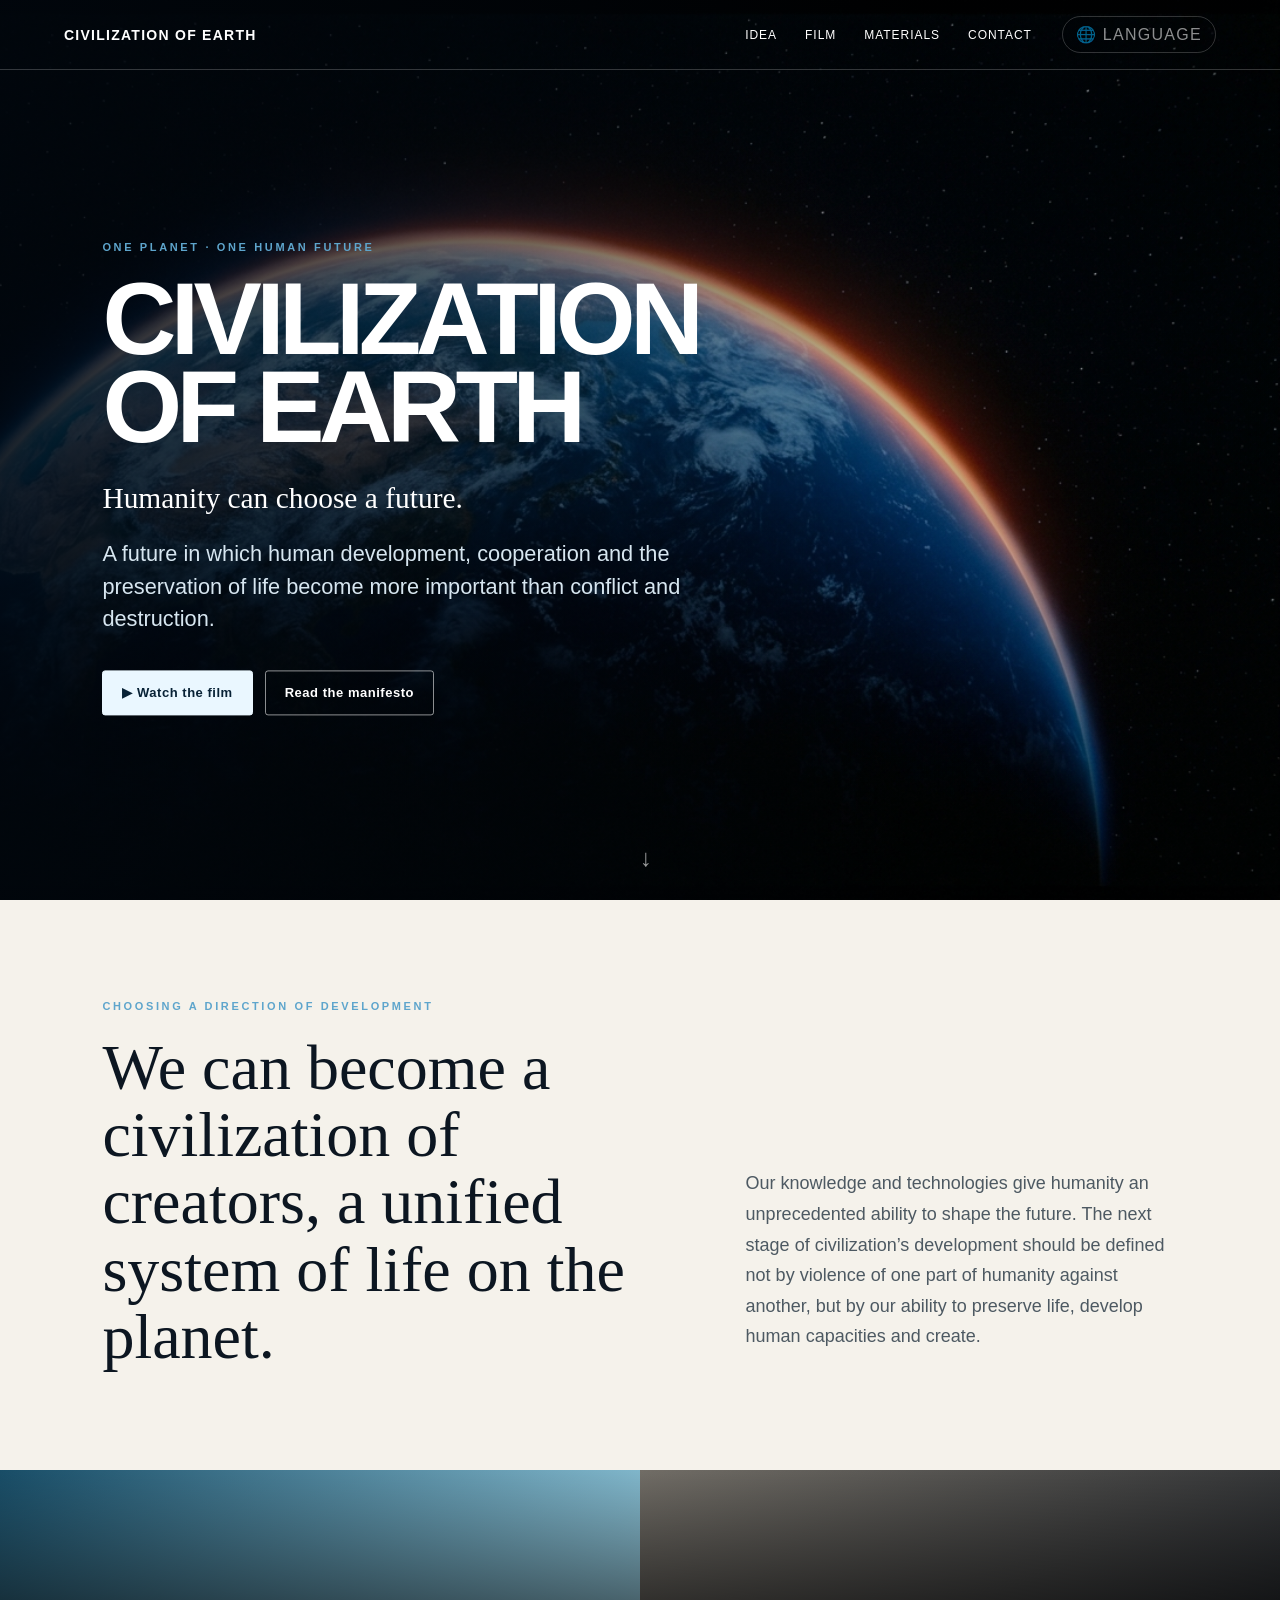
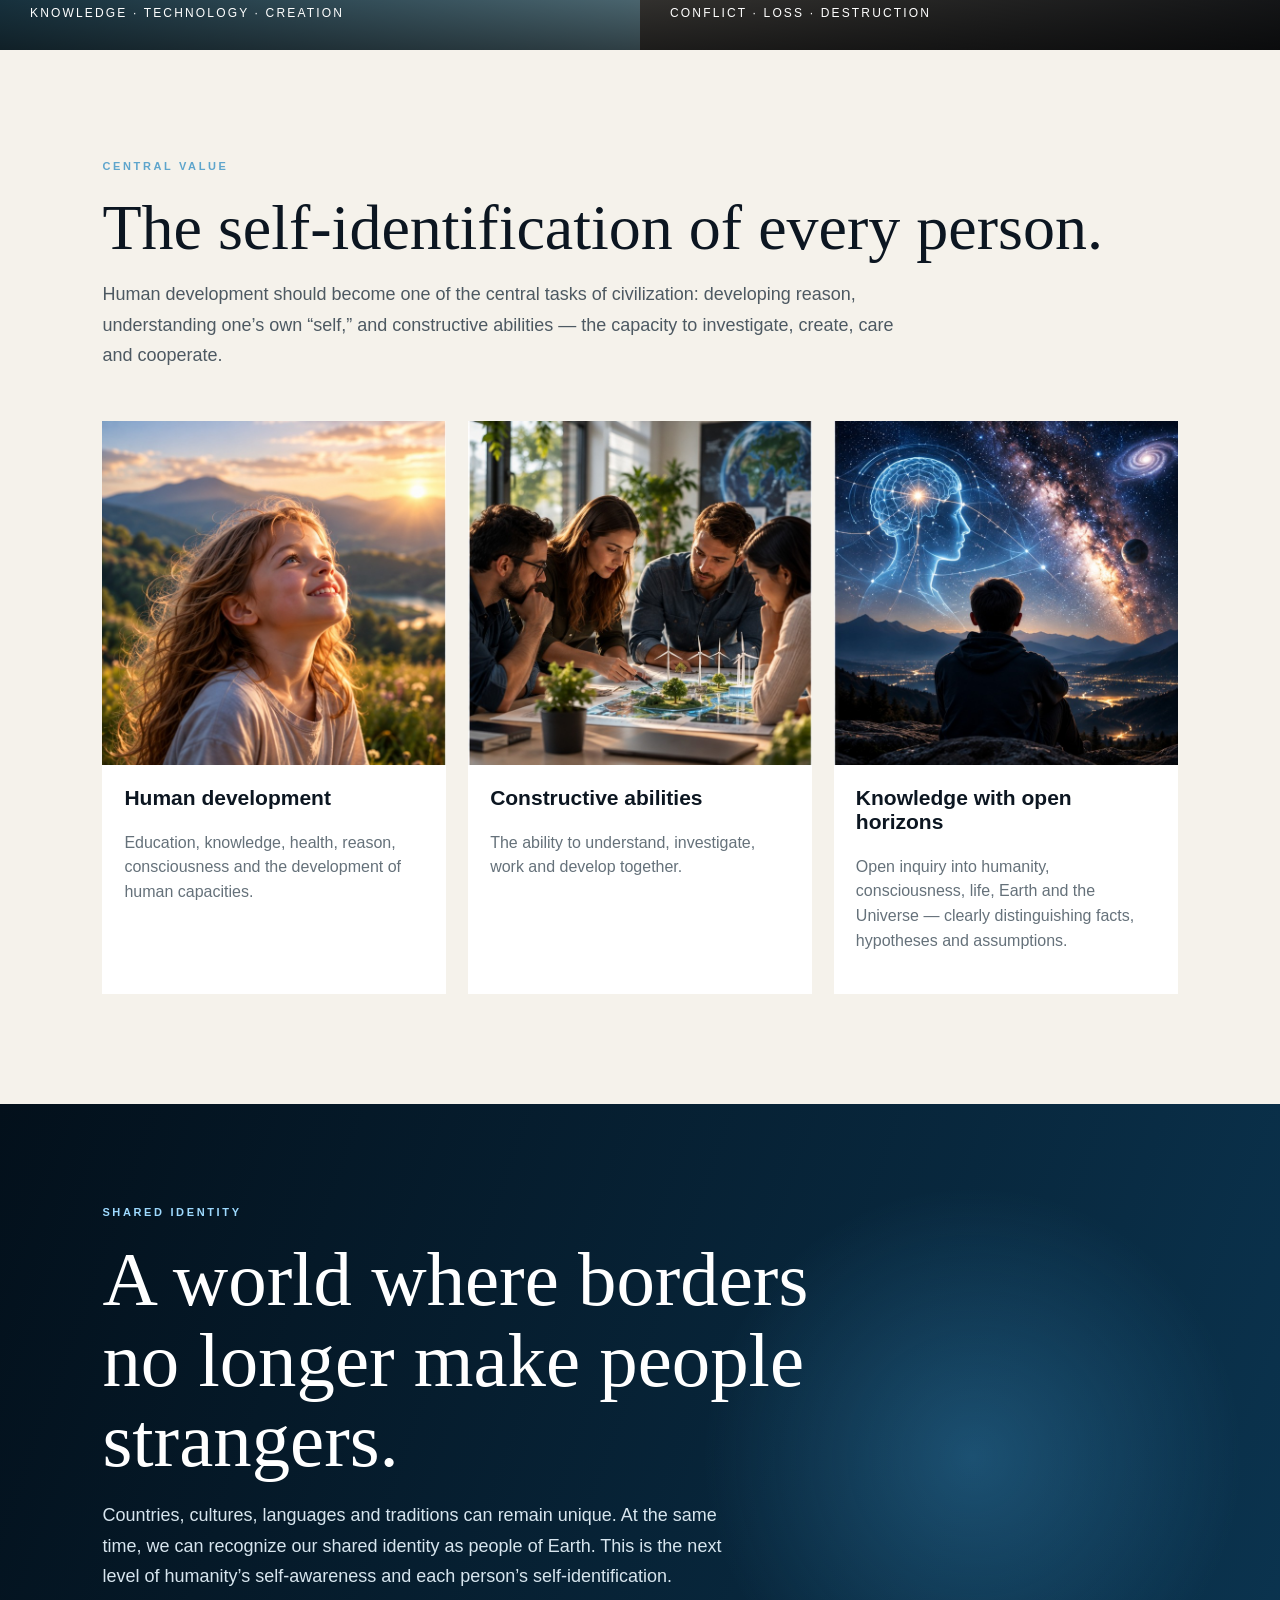
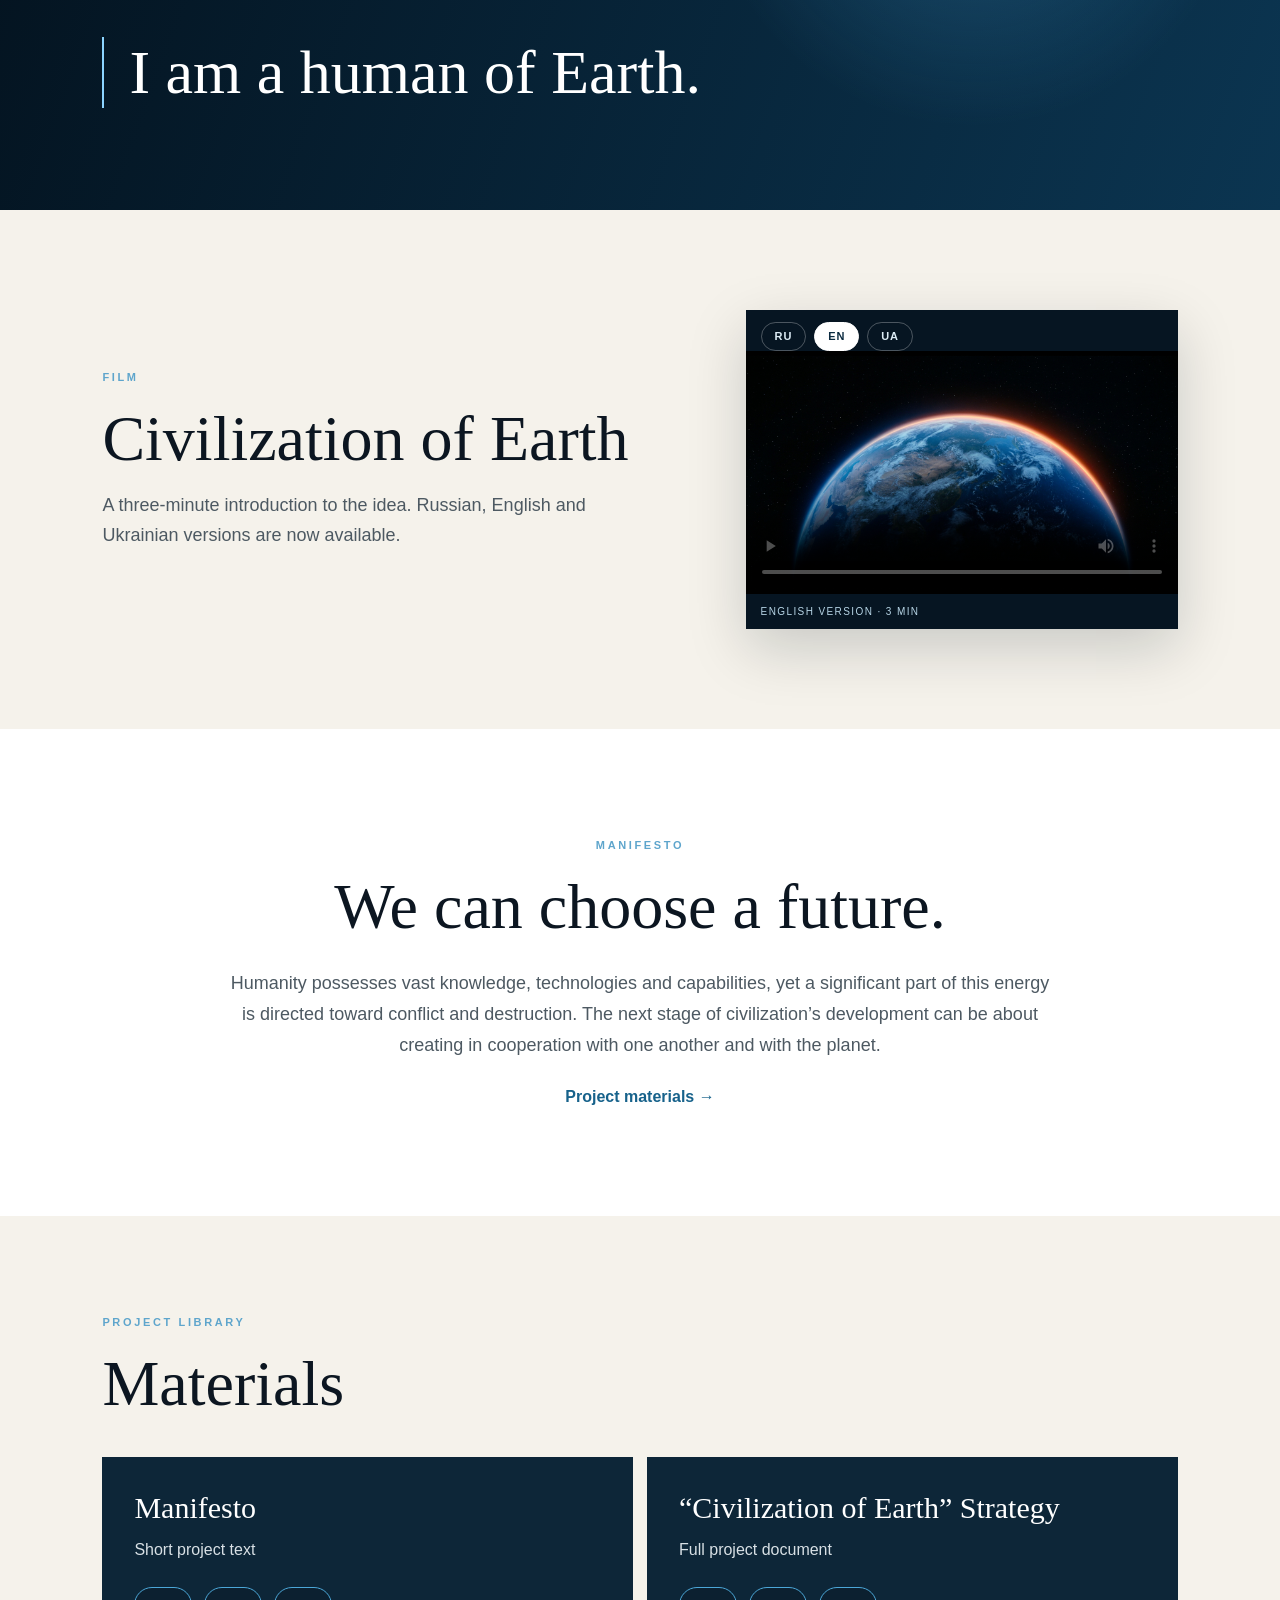
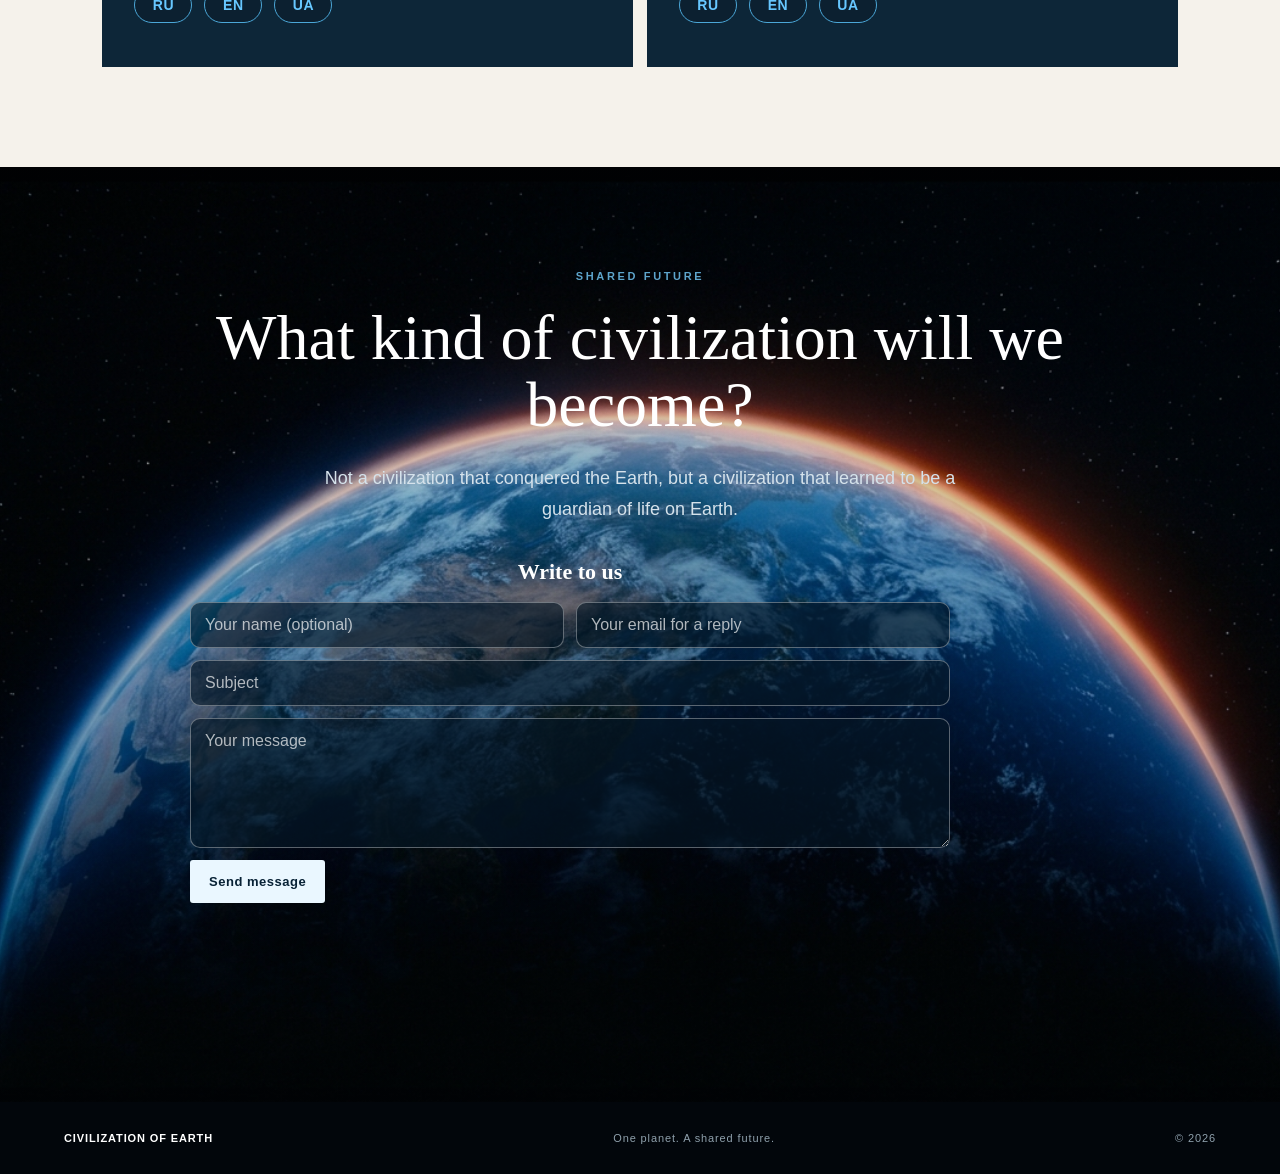
<file: en/index.html>
<!doctype html>
<html lang="en" dir="ltr">
<head>
<meta charset="utf-8"><meta name="viewport" content="width=device-width,initial-scale=1">
<title>Civilization of Earth</title>
<meta name="description" content="Humanity can choose a future centered on human development, cooperation and the preservation of life on Earth.">
<link rel="stylesheet" href="../styles.css">

<style>
.language-picker{position:relative;display:inline-block}
.language-picker>button{background:transparent;border:1px solid rgba(255,255,255,.35);border-radius:999px;padding:8px 13px;color:inherit;cursor:pointer;font:inherit}
.language-dropdown{display:none;position:absolute;right:0;top:calc(100% + 8px);z-index:1000;min-width:190px;max-height:70vh;overflow:auto;background:#f8f4ea;color:#132238;border:1px solid rgba(19,34,56,.18);border-radius:12px;padding:7px;box-shadow:0 14px 40px rgba(0,0,0,.18);text-align:left}
.language-picker.open .language-dropdown{display:block}
.language-dropdown a{display:block;padding:8px 10px;border-radius:7px;color:#132238;text-decoration:none;white-space:nowrap}
.language-dropdown a:hover{background:rgba(19,34,56,.08)}
html[dir="rtl"] .language-dropdown{right:auto;left:0;text-align:right}

.contactFormWrap{margin-top:30px;max-width:760px;width:100%}.contactFormTitle{margin:0 0 16px;font:600 22px/1.2 Georgia,serif}.contactForm{display:grid;grid-template-columns:1fr 1fr;gap:12px}.contactForm input,.contactForm textarea{box-sizing:border-box;width:100%;border:1px solid rgba(255,255,255,.34);background:rgba(5,24,38,.62);color:#fff;border-radius:10px;padding:13px 14px;font:inherit;outline:none}.contactForm input::placeholder,.contactForm textarea::placeholder{color:rgba(255,255,255,.68)}.contactForm input:focus,.contactForm textarea:focus{border-color:#72cfff}.contactForm .full{grid-column:1/-1}.contactForm textarea{min-height:130px;resize:vertical}.contactForm button{justify-self:start;border:0;cursor:pointer}.contactForm button[disabled]{opacity:.65;cursor:wait}.contactStatus{grid-column:1/-1;min-height:1.4em;margin:0;color:#9ee2b0}.contactStatus.error{color:#ffb3b3}.contactDirect{margin:16px 0 0;font-size:14px;color:rgba(255,255,255,.78)}.contactDirect a{color:#8bd7ff;text-decoration:none}.contactDirect a:hover{text-decoration:underline}.contactHp{position:absolute!important;left:-10000px!important;width:1px!important;height:1px!important;overflow:hidden!important}@media(max-width:680px){.contactForm{grid-template-columns:1fr}}
</style>
<style>
.materialGridDocs{grid-template-columns:repeat(2,minmax(0,1fr))!important}.materialGridDocs .materialDoc{background:#0d2638;color:#fff;padding:34px 32px;min-height:210px;box-sizing:border-box}.materialGridDocs .materialDoc>b{font-family:Georgia,serif;font-size:30px;line-height:1.12}.materialGridDocs .materialDoc p{color:#d8e0e5;font-size:16px}.materialGridDocs .docLinks{display:flex;gap:12px;flex-wrap:wrap;margin-top:28px}.materialGridDocs .docLinks a{display:inline-flex!important;align-items:center;justify-content:center;width:58px!important;height:36px!important;min-height:0!important;padding:0!important;border:1px solid #4ba7d8;border-radius:999px;color:#67c7ff!important;text-decoration:none;font:700 14px/1 Arial,sans-serif;letter-spacing:.04em;box-sizing:border-box}.materialGridDocs .docLinks a:hover{background:rgba(103,199,255,.12)}@media(max-width:760px){.materialGridDocs{grid-template-columns:1fr!important}.materialGridDocs .materialDoc>b{font-size:25px}}
</style>
</head>
<body>
<header class="nav"><a class="brand" href="#top">CIVILIZATION OF EARTH</a><nav><a href="#vision" data-i18n="navIdea">Idea</a><a href="#film" data-i18n="navFilm">Film</a><a href="#materials" data-i18n="navMaterials">Materials</a><a href="#contact" data-i18n="navContact">Contact</a></nav><div class="langs"><div class="language-picker"><button type="button" aria-label="Choose language">🌐 Language</button><div class="language-dropdown"><a href="../index.html" lang="ru" dir="ltr">Русский</a>
<a href="../en/index.html" lang="en" dir="ltr">English</a>
<a href="../uk/index.html" lang="uk" dir="ltr">Українська</a>
<a href="../ar/index.html" lang="ar" dir="rtl">العربية</a>
<a href="../zh/index.html" lang="zh" dir="ltr">中文</a>
<a href="../es/index.html" lang="es" dir="ltr">Español</a>
<a href="../fr/index.html" lang="fr" dir="ltr">Français</a>
<a href="../hi/index.html" lang="hi" dir="ltr">हिन्दी</a>
<a href="../pt/index.html" lang="pt" dir="ltr">Português</a>
<a href="../de/index.html" lang="de" dir="ltr">Deutsch</a>
<a href="../tr/index.html" lang="tr" dir="ltr">Türkçe</a>
<a href="../he/index.html" lang="he" dir="rtl">עברית</a>
<a href="../ja/index.html" lang="ja" dir="ltr">日本語</a>
<a href="../ko/index.html" lang="ko" dir="ltr">한국어</a></div></div><button class="menu">☰</button></div></header>
<main id="top">
<section class="hero"><img class="heroEarth" src="../images/hero-earth.jpg" alt="Earth seen from space"><div class="heroShade"></div><div class="heroContent"><div class="eyebrow" data-i18n="eyebrow">ONE PLANET · ONE HUMAN FUTURE</div><h1>CIVILIZATION<br>OF EARTH</h1><p class="heroStatement" data-i18n="heroStatement">Humanity can choose a future.</p><p data-i18n="heroText">A future in which human development, cooperation and the preservation of life become more important than conflict and destruction.</p><div class="actions"><a class="btn primary" href="#film" data-i18n="watch">▶ Watch the film</a><a class="btn" href="#manifesto" data-i18n="manifestoBtn">Read the manifesto</a></div></div><div class="scroll">↓</div></section>
<section class="intro" id="vision"><div><div class="kicker" data-i18n="choiceKicker">CHOOSING A DIRECTION OF DEVELOPMENT</div><h2 data-i18n="choiceTitle">We can become a civilization of creators, a unified system of life on the planet.</h2></div><p data-i18n="choiceText">Our knowledge and technologies give humanity an unprecedented ability to shape the future. The next stage of civilization’s development should be defined not by violence of one part of humanity against another, but by our ability to preserve life, develop human capacities and create.</p></section>
<section class="split"><div class="panel image-city"><span data-i18n="knowledge">KNOWLEDGE · TECHNOLOGY · CREATION</span></div><div class="panel image-ruins"><span data-i18n="cost">CONFLICT · LOSS · DESTRUCTION</span></div></section>
<section class="human"><div class="kicker" data-i18n="valueKicker">CENTRAL VALUE</div><h2 data-i18n="valueTitle">The self-identification of every person.</h2><p class="lead" data-i18n="valueText">Human development should become one of the central tasks of civilization: developing reason, understanding one’s own “self,” and constructive abilities — the capacity to investigate, create, care and cooperate.</p><div class="cards"><article><div class="cardImg img-child"></div><h3 data-i18n="card1t">Human development</h3><p data-i18n="card1p">Education, knowledge, health, reason, consciousness and the development of human capacities.</p></article><article><div class="cardImg img-science"></div><h3 data-i18n="card2t">Constructive abilities</h3><p data-i18n="card2p">The ability to understand, investigate, work and develop together.</p></article><article><div class="cardImg img-cosmos"></div><h3 data-i18n="card3t">Knowledge with open horizons</h3><p data-i18n="card3p">Open inquiry into humanity, consciousness, life, Earth and the Universe — clearly distinguishing facts, hypotheses and assumptions.</p></article></div></section>
<section class="identity"><div class="identityText"><div class="kicker" data-i18n="identityKicker">SHARED IDENTITY</div><h2 data-i18n="identityTitle">A world where borders no longer make people strangers.</h2><p data-i18n="identityText">Countries, cultures, languages and traditions can remain unique. At the same time, we can recognize our shared identity as people of Earth. This is the next level of humanity’s self-awareness and each person’s self-identification.</p><blockquote data-i18n="earthPerson">I am a human of Earth.</blockquote></div></section>
<section class="film" id="film"><div><div class="kicker" data-i18n="filmKicker">FILM</div><h2 data-i18n="filmTitle">Civilization of Earth</h2><p data-i18n="filmText">A three-minute introduction to the idea. Russian, English and Ukrainian versions are now available.</p></div><div class="videoFrame"><div class="videoLanguages" role="group" aria-label="Film language"><button class="videoLangBtn" type="button" data-src="../assets/civilization-of-earth-ru.mp4" data-note="Русская версия · 3 мин">RU</button><button class="videoLangBtn active" type="button" data-src="../assets/civilization-of-earth-en.mp4" data-note="English version · 3 min">EN</button><button class="videoLangBtn" type="button" data-src="../assets/civilization-of-earth-uk.mp4" data-note="Українська версія · 3 хв">UA</button></div><video controls preload="metadata" poster="../images/hero-earth.jpg"><source src="../assets/civilization-of-earth-en.mp4" type="video/mp4">Your browser does not support HTML5 video.</video><div class="videoNote">ENGLISH VERSION · 3 MIN</div></div></section>
<section class="manifesto" id="manifesto"><div class="kicker" data-i18n="manifestoKicker">MANIFESTO</div><h2 data-i18n="manifestoTitle">We can choose a future.</h2><p data-i18n="manifestoText">Humanity possesses vast knowledge, technologies and capabilities, yet a significant part of this energy is directed toward conflict and destruction. The next stage of civilization’s development can be about creating in cooperation with one another and with the planet.</p><a class="textLink" href="#materials" data-i18n="readMaterials">Project materials →</a></section>
<section class="materials" id="materials"><div class="kicker" data-i18n="materialsKicker">PROJECT LIBRARY</div><h2 data-i18n="materialsTitle">Materials</h2><div class="materialGrid materialGridDocs">
<article class="materialDoc"><b>Manifesto</b><p>Short project text</p><div class="docLinks"><a href="../documents/Manifesto_RU.pdf" target="_blank">RU</a><a href="../documents/Manifesto_EN.pdf" target="_blank">EN</a><a href="../documents/Manifesto_UA.pdf" target="_blank">UA</a></div></article>
<article class="materialDoc"><b>“Civilization of Earth” Strategy</b><p>Full project document</p><div class="docLinks"><a href="../documents/Civilization_of_Earth_RU.pdf" target="_blank">RU</a><a href="../documents/Civilization_of_Earth_EN.pdf" target="_blank">EN</a><a href="../documents/Civilization_of_Earth_UA.pdf" target="_blank">UA</a></div></article>
</div></section>
<section class="closing" id="contact"><div class="earthGlow"></div><div class="closingContent"><div class="kicker" data-i18n="futureKicker">SHARED FUTURE</div><h2 data-i18n="futureTitle">What kind of civilization will we become?</h2><p data-i18n="futureText">Not a civilization that conquered the Earth, but a civilization that learned to be a guardian of life on Earth.</p><div class="contactFormWrap"><h3 class="contactFormTitle">Write to us</h3><form class="contactForm" action="https://formspree.io/f/xwlpqalw" method="POST" data-success="Thank you. Your message has been sent." data-error="Could not send the message. Please try again."><input type="text" name="name" autocomplete="name" placeholder="Your name (optional)"><input type="email" name="email" autocomplete="email" placeholder="Your email for a reply"><input class="full" type="text" name="subject" placeholder="Subject"><textarea class="full" name="message" required placeholder="Your message"></textarea><label class="contactHp" aria-hidden="true">Website<input type="text" name="website" tabindex="-1" autocomplete="off"></label><input type="hidden" name="_subject" value="Civilization of Earth — website message"><button class="btn primary" type="submit">Send message</button><p class="contactStatus" role="status" aria-live="polite"></p></form></div></div></section>
</main>
<footer><b>CIVILIZATION OF EARTH</b><span data-i18n="footer">One planet. A shared future.</span><span>© 2026</span></footer>


<script>
document.addEventListener('click',function(e){
 const p=e.target.closest('.language-picker');
 document.querySelectorAll('.language-picker.open').forEach(x=>{if(x!==p)x.classList.remove('open')});
 if(e.target.closest('.language-picker>button')){e.preventDefault();p.classList.toggle('open');}
});
</script>

<script>
document.querySelectorAll('.contactForm').forEach(function(form){
 const status=form.querySelector('.contactStatus'), btn=form.querySelector('button[type="submit"]');
 form.addEventListener('submit',async function(e){
  e.preventDefault(); status.textContent=''; status.classList.remove('error'); btn.disabled=true;
  try{const r=await fetch(form.action,{method:'POST',body:new FormData(form),headers:{'Accept':'application/json'}}); if(r.ok){form.reset();status.textContent=form.dataset.success;}else{throw new Error('send');}}
  catch(err){status.textContent=form.dataset.error;status.classList.add('error');}
  finally{btn.disabled=false;}
 });
});
</script>
</body></html>
</file>
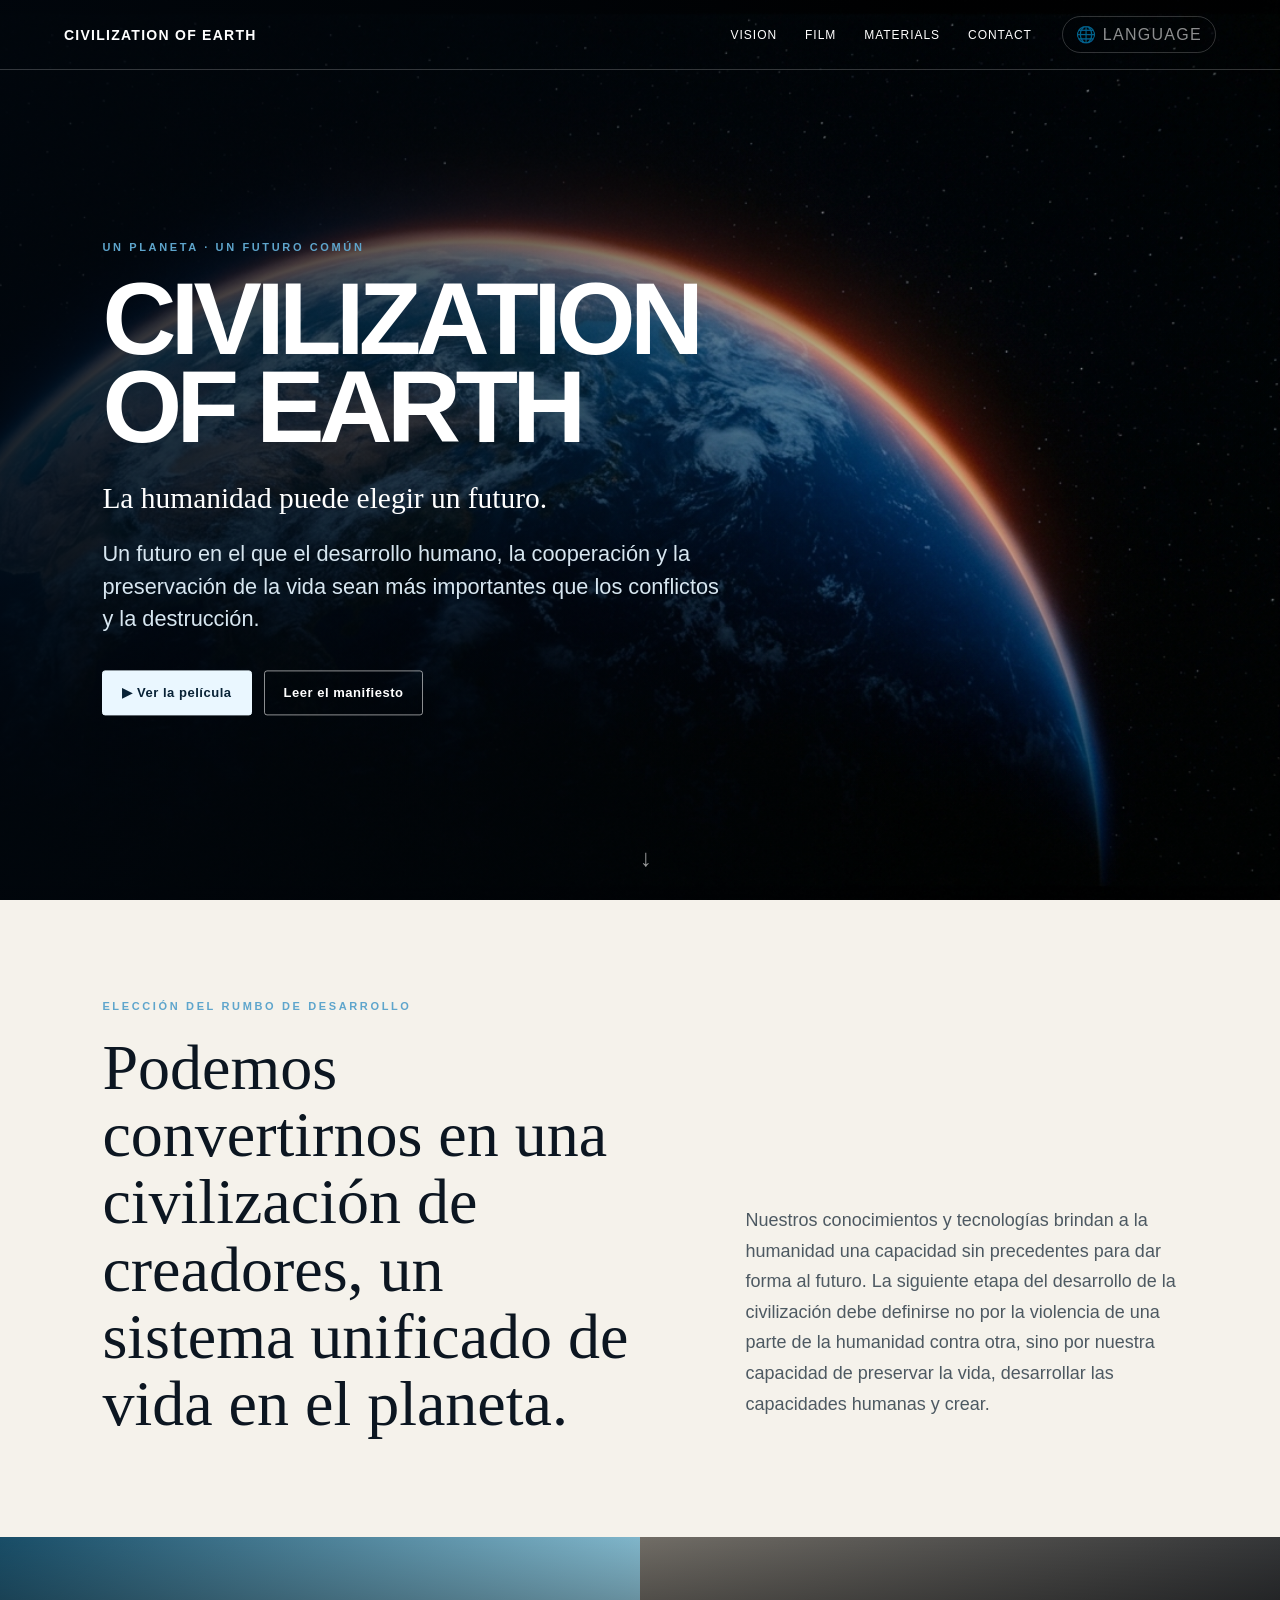
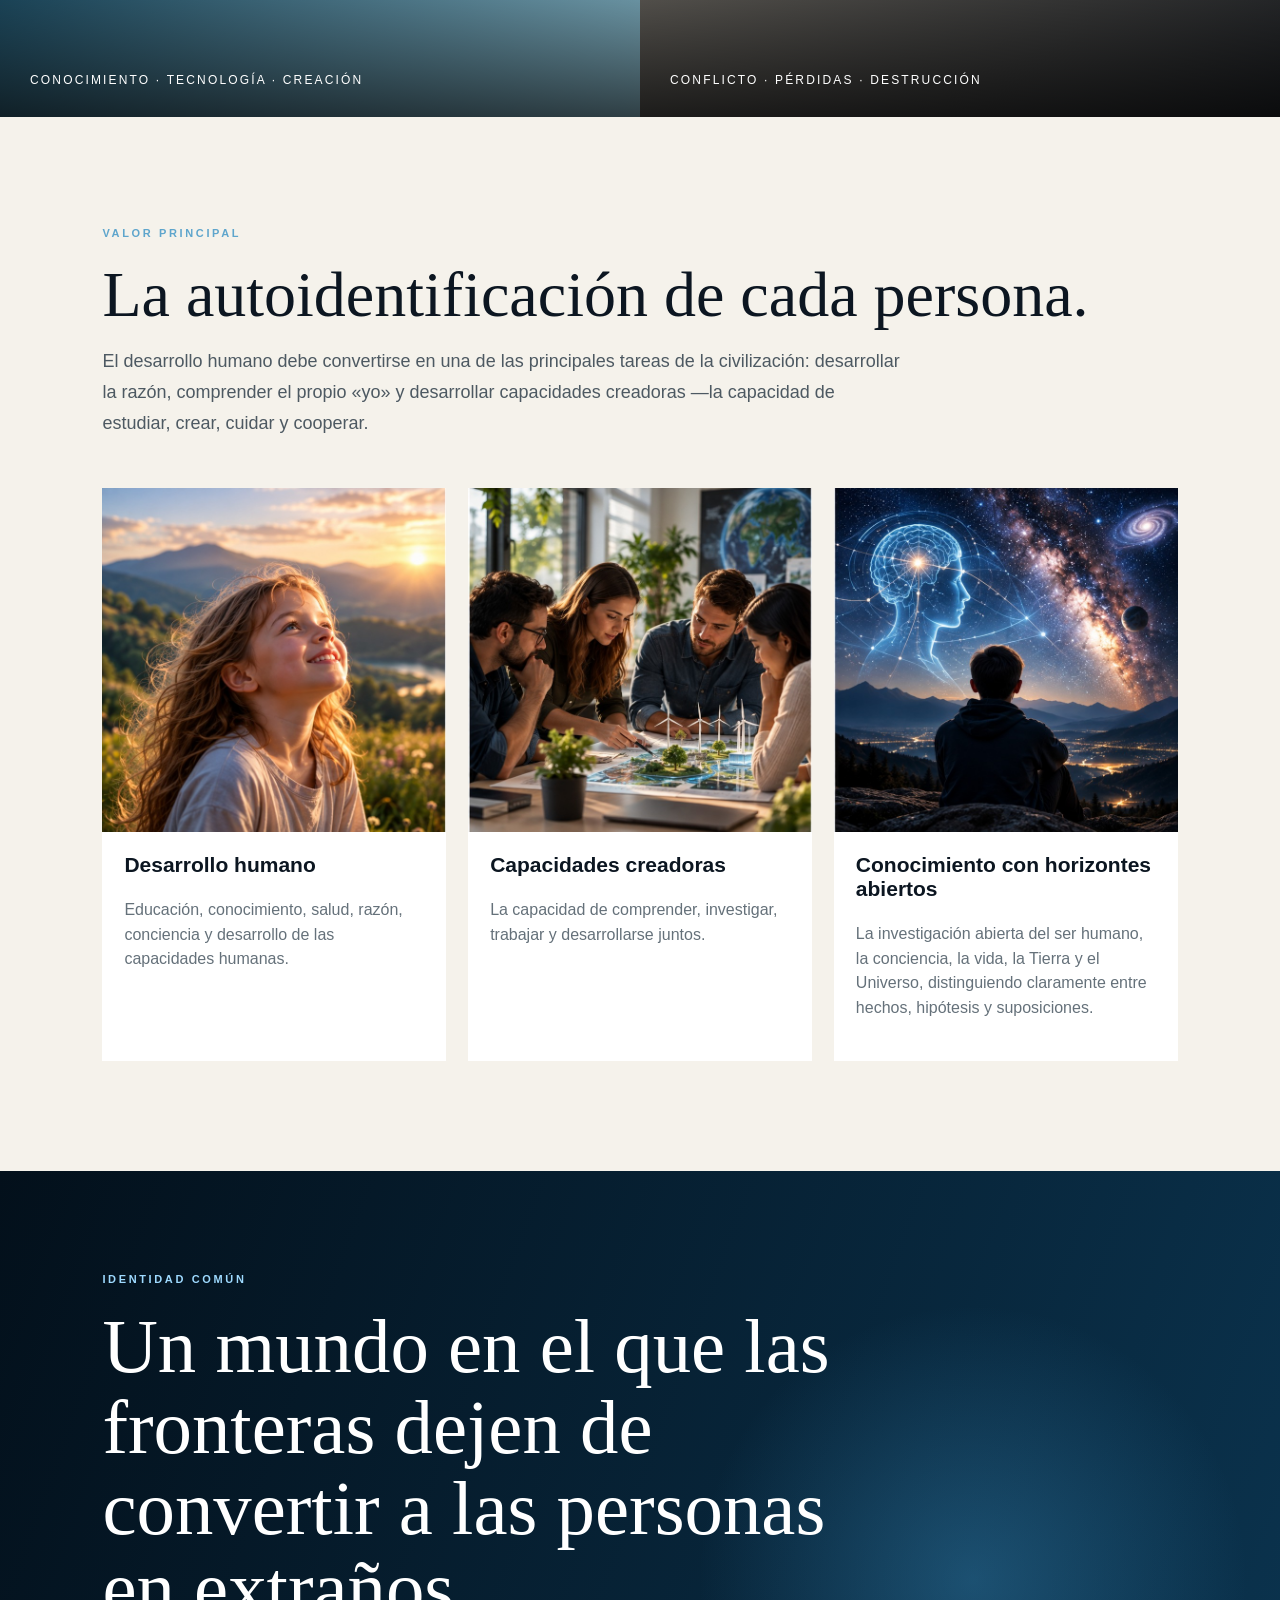
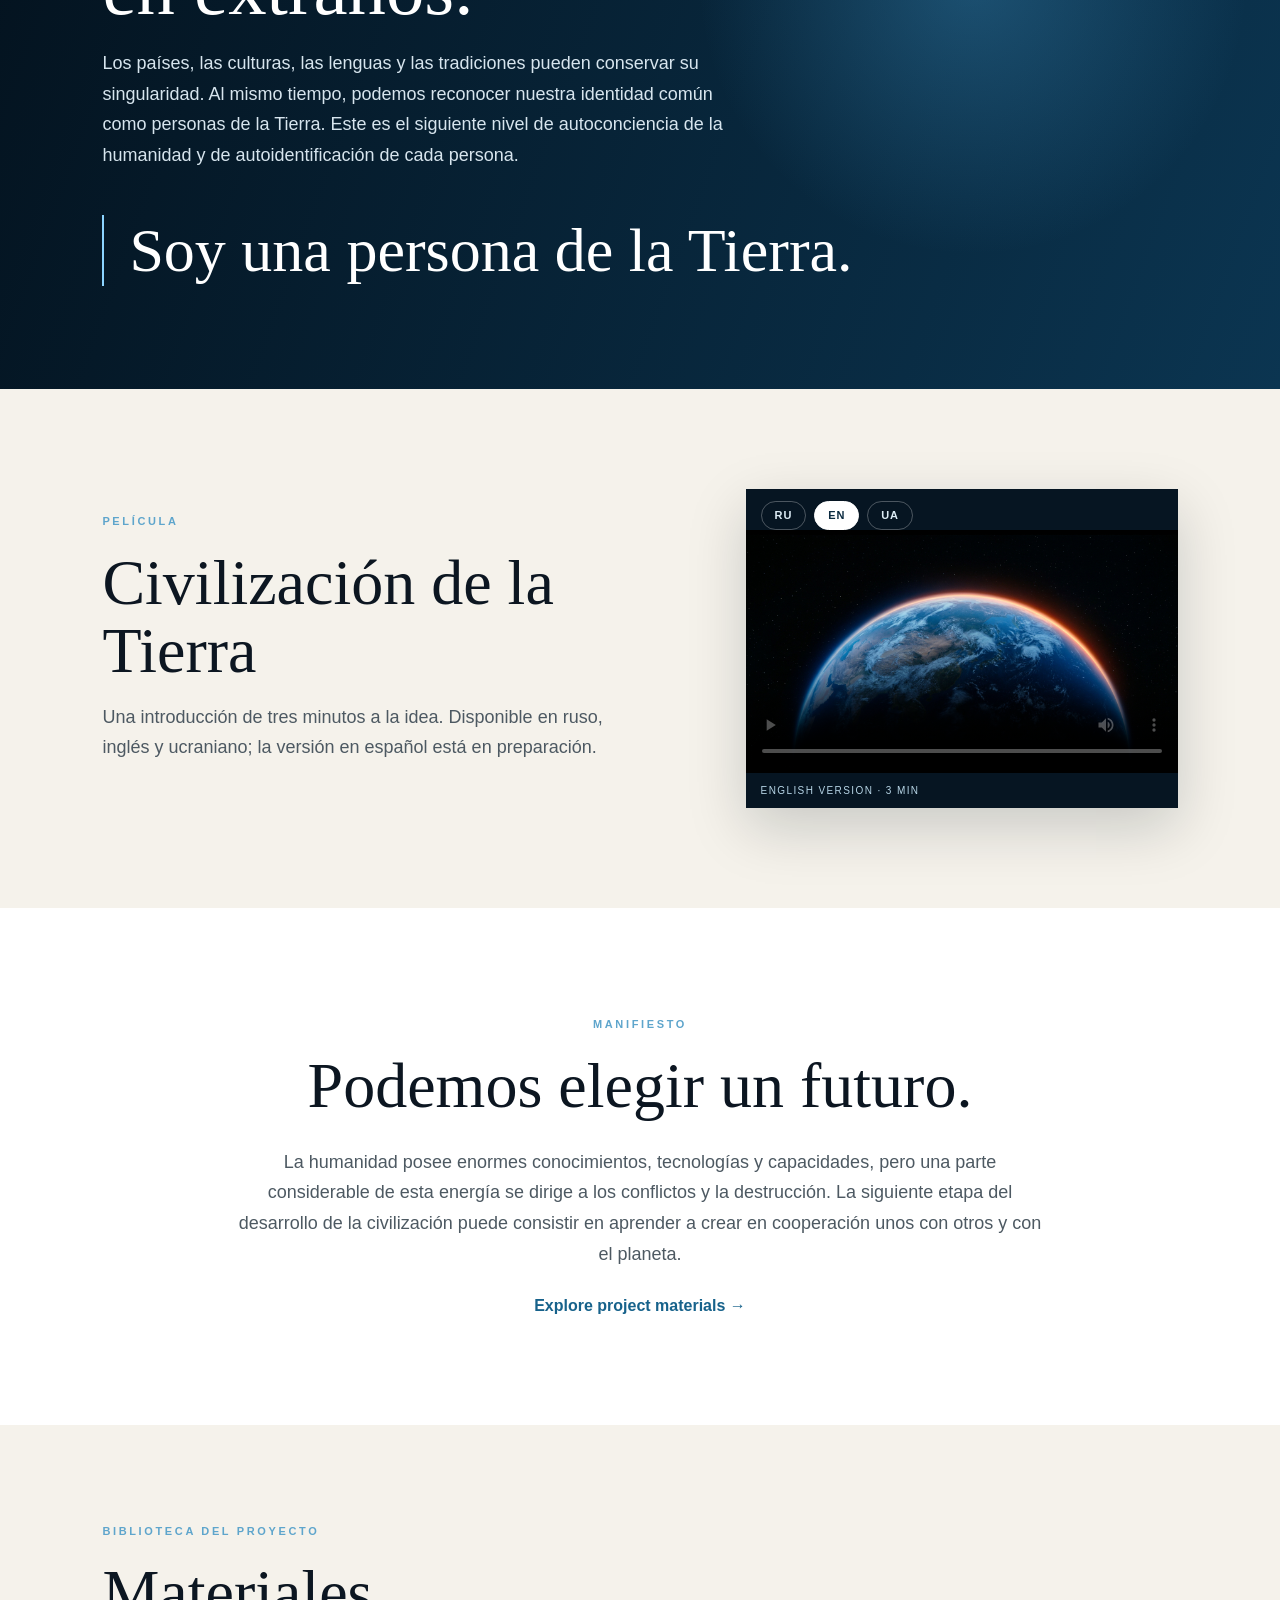
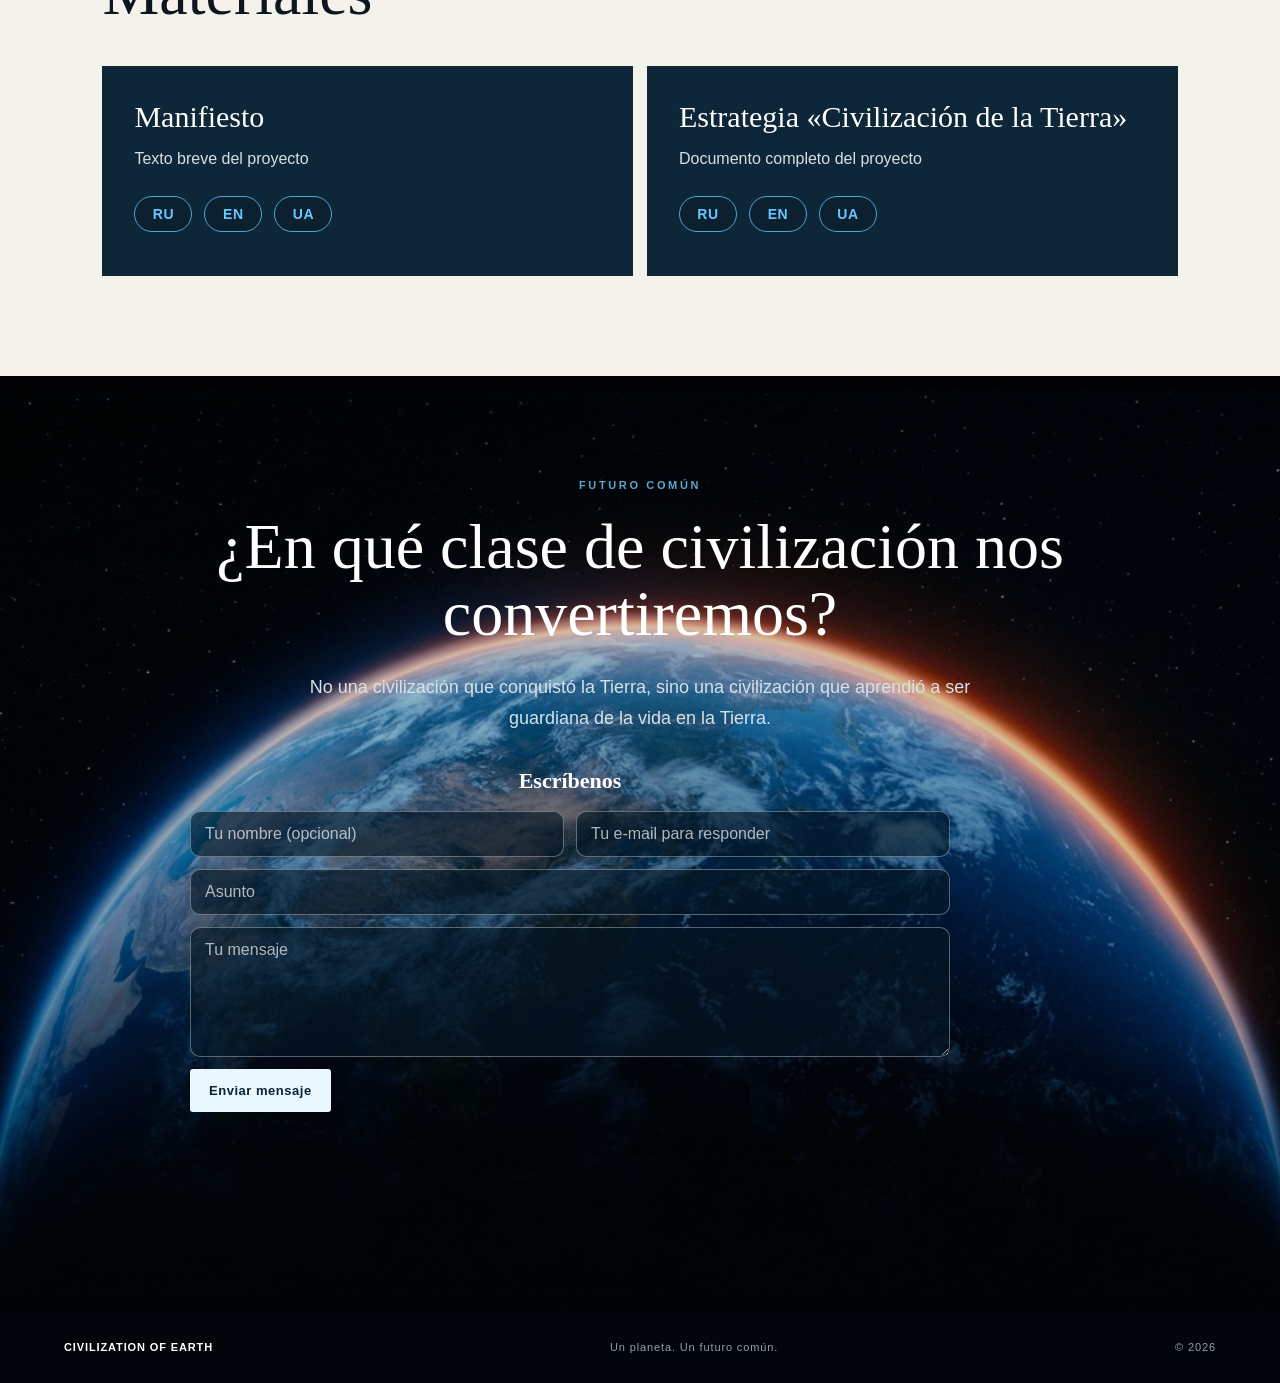
<file: es/index.html>
<!doctype html>
<html lang="es" dir="ltr">
<head>
<meta charset="utf-8"><meta name="viewport" content="width=device-width,initial-scale=1">
<title>Civilización de la Tierra</title>
<meta name="description" content="Humanity can choose a future centered on human development, cooperation and the preservation of life on Earth.">
<link rel="stylesheet" href="../styles.css">

<style>
.language-picker{position:relative;display:inline-block}
.language-picker>button{background:transparent;border:1px solid rgba(255,255,255,.35);border-radius:999px;padding:8px 13px;color:inherit;cursor:pointer;font:inherit}
.language-dropdown{display:none;position:absolute;right:0;top:calc(100% + 8px);z-index:1000;min-width:190px;max-height:70vh;overflow:auto;background:#f8f4ea;color:#132238;border:1px solid rgba(19,34,56,.18);border-radius:12px;padding:7px;box-shadow:0 14px 40px rgba(0,0,0,.18);text-align:left}
.language-picker.open .language-dropdown{display:block}
.language-dropdown a{display:block;padding:8px 10px;border-radius:7px;color:#132238;text-decoration:none;white-space:nowrap}
.language-dropdown a:hover{background:rgba(19,34,56,.08)}
html[dir="rtl"] .language-dropdown{right:auto;left:0;text-align:right}

.contactFormWrap{margin-top:30px;max-width:760px;width:100%}.contactFormTitle{margin:0 0 16px;font:600 22px/1.2 Georgia,serif}.contactForm{display:grid;grid-template-columns:1fr 1fr;gap:12px}.contactForm input,.contactForm textarea{box-sizing:border-box;width:100%;border:1px solid rgba(255,255,255,.34);background:rgba(5,24,38,.62);color:#fff;border-radius:10px;padding:13px 14px;font:inherit;outline:none}.contactForm input::placeholder,.contactForm textarea::placeholder{color:rgba(255,255,255,.68)}.contactForm input:focus,.contactForm textarea:focus{border-color:#72cfff}.contactForm .full{grid-column:1/-1}.contactForm textarea{min-height:130px;resize:vertical}.contactForm button{justify-self:start;border:0;cursor:pointer}.contactForm button[disabled]{opacity:.65;cursor:wait}.contactStatus{grid-column:1/-1;min-height:1.4em;margin:0;color:#9ee2b0}.contactStatus.error{color:#ffb3b3}.contactDirect{margin:16px 0 0;font-size:14px;color:rgba(255,255,255,.78)}.contactDirect a{color:#8bd7ff;text-decoration:none}.contactDirect a:hover{text-decoration:underline}.contactHp{position:absolute!important;left:-10000px!important;width:1px!important;height:1px!important;overflow:hidden!important}@media(max-width:680px){.contactForm{grid-template-columns:1fr}}
</style>
<style>
.materialGridDocs{grid-template-columns:repeat(2,minmax(0,1fr))!important}.materialGridDocs .materialDoc{background:#0d2638;color:#fff;padding:34px 32px;min-height:210px;box-sizing:border-box}.materialGridDocs .materialDoc>b{font-family:Georgia,serif;font-size:30px;line-height:1.12}.materialGridDocs .materialDoc p{color:#d8e0e5;font-size:16px}.materialGridDocs .docLinks{display:flex;gap:12px;flex-wrap:wrap;margin-top:28px}.materialGridDocs .docLinks a{display:inline-flex!important;align-items:center;justify-content:center;width:58px!important;height:36px!important;min-height:0!important;padding:0!important;border:1px solid #4ba7d8;border-radius:999px;color:#67c7ff!important;text-decoration:none;font:700 14px/1 Arial,sans-serif;letter-spacing:.04em;box-sizing:border-box}.materialGridDocs .docLinks a:hover{background:rgba(103,199,255,.12)}@media(max-width:760px){.materialGridDocs{grid-template-columns:1fr!important}.materialGridDocs .materialDoc>b{font-size:25px}}
</style>
</head>
<body>
<header class="nav"><a class="brand" href="#top">CIVILIZATION OF EARTH</a><nav><a href="#vision" data-i18n="navVision">Vision</a><a href="#film" data-i18n="navFilm">Film</a><a href="#materials" data-i18n="navMaterials">Materials</a><a href="#contact" data-i18n="navContact">Contact</a></nav><div class="langs"><div class="language-picker"><button type="button" aria-label="Choose language">🌐 Language</button><div class="language-dropdown"><a href="../index.html" lang="ru" dir="ltr">Русский</a>
<a href="../en/index.html" lang="en" dir="ltr">English</a>
<a href="../uk/index.html" lang="uk" dir="ltr">Українська</a>
<a href="../ar/index.html" lang="ar" dir="rtl">العربية</a>
<a href="../zh/index.html" lang="zh" dir="ltr">中文</a>
<a href="../es/index.html" lang="es" dir="ltr">Español</a>
<a href="../fr/index.html" lang="fr" dir="ltr">Français</a>
<a href="../hi/index.html" lang="hi" dir="ltr">हिन्दी</a>
<a href="../pt/index.html" lang="pt" dir="ltr">Português</a>
<a href="../de/index.html" lang="de" dir="ltr">Deutsch</a>
<a href="../tr/index.html" lang="tr" dir="ltr">Türkçe</a>
<a href="../he/index.html" lang="he" dir="rtl">עברית</a>
<a href="../ja/index.html" lang="ja" dir="ltr">日本語</a>
<a href="../ko/index.html" lang="ko" dir="ltr">한국어</a></div></div><button class="menu">☰</button></div></header>
<main id="top">
<section class="hero"><img class="heroEarth" src="../images/hero-earth.jpg" alt="Earth seen from space"><div class="heroShade"></div><div class="heroContent"><div class="eyebrow" data-i18n="eyebrow">UN PLANETA · UN FUTURO COMÚN</div><h1>CIVILIZATION<br>OF EARTH</h1><p class="heroStatement" data-i18n="heroStatement">La humanidad puede elegir un futuro.</p><p data-i18n="heroText">Un futuro en el que el desarrollo humano, la cooperación y la preservación de la vida sean más importantes que los conflictos y la destrucción.</p><div class="actions"><a class="btn primary" href="#film" data-i18n="watch">▶ Ver la película</a><a class="btn" href="#manifesto" data-i18n="manifestoBtn">Leer el manifiesto</a></div></div><div class="scroll">↓</div></section>
<section class="intro" id="vision"><div><div class="kicker" data-i18n="choiceKicker">ELECCIÓN DEL RUMBO DE DESARROLLO</div><h2 data-i18n="choiceTitle">Podemos convertirnos en una civilización de creadores, un sistema unificado de vida en el planeta.</h2></div><p data-i18n="choiceText">Nuestros conocimientos y tecnologías brindan a la humanidad una capacidad sin precedentes para dar forma al futuro. La siguiente etapa del desarrollo de la civilización debe definirse no por la violencia de una parte de la humanidad contra otra, sino por nuestra capacidad de preservar la vida, desarrollar las capacidades humanas y crear.</p></section>
<section class="split"><div class="panel image-city"><span data-i18n="knowledge">CONOCIMIENTO · TECNOLOGÍA · CREACIÓN</span></div><div class="panel image-ruins"><span data-i18n="cost">CONFLICTO · PÉRDIDAS · DESTRUCCIÓN</span></div></section>
<section class="human"><div class="kicker" data-i18n="valueKicker">VALOR PRINCIPAL</div><h2 data-i18n="valueTitle">La autoidentificación de cada persona.</h2><p class="lead" data-i18n="valueText">El desarrollo humano debe convertirse en una de las principales tareas de la civilización: desarrollar la razón, comprender el propio «yo» y desarrollar capacidades creadoras —la capacidad de estudiar, crear, cuidar y cooperar.</p><div class="cards"><article><div class="cardImg img-child"></div><h3 data-i18n="card1t">Desarrollo humano</h3><p data-i18n="card1p">Educación, conocimiento, salud, razón, conciencia y desarrollo de las capacidades humanas.</p></article><article><div class="cardImg img-science"></div><h3 data-i18n="card2t">Capacidades creadoras</h3><p data-i18n="card2p">La capacidad de comprender, investigar, trabajar y desarrollarse juntos.</p></article><article><div class="cardImg img-cosmos"></div><h3 data-i18n="card3t">Conocimiento con horizontes abiertos</h3><p data-i18n="card3p">La investigación abierta del ser humano, la conciencia, la vida, la Tierra y el Universo, distinguiendo claramente entre hechos, hipótesis y suposiciones.</p></article></div></section>
<section class="identity"><div class="identityText"><div class="kicker" data-i18n="identityKicker">IDENTIDAD COMÚN</div><h2 data-i18n="identityTitle">Un mundo en el que las fronteras dejen de convertir a las personas en extraños.</h2><p data-i18n="identityText">Los países, las culturas, las lenguas y las tradiciones pueden conservar su singularidad. Al mismo tiempo, podemos reconocer nuestra identidad común como personas de la Tierra. Este es el siguiente nivel de autoconciencia de la humanidad y de autoidentificación de cada persona.</p><blockquote data-i18n="earthPerson">Soy una persona de la Tierra.</blockquote></div></section>
<section class="film" id="film"><div><div class="kicker" data-i18n="filmKicker">PELÍCULA</div><h2 data-i18n="filmTitle">Civilización de la Tierra</h2><p data-i18n="filmText">Una introducción de tres minutos a la idea. Disponible en ruso, inglés y ucraniano; la versión en español está en preparación.</p></div><div class="videoFrame"><div class="videoLanguages" role="group" aria-label="Film language"><button class="videoLangBtn" type="button" data-src="../assets/civilization-of-earth-ru.mp4" data-note="Русская версия · 3 мин">RU</button><button class="videoLangBtn active" type="button" data-src="../assets/civilization-of-earth-en.mp4" data-note="English version · 3 min">EN</button><button class="videoLangBtn" type="button" data-src="../assets/civilization-of-earth-uk.mp4" data-note="Українська версія · 3 хв">UA</button></div><video controls preload="metadata" poster="../images/hero-earth.jpg"><source src="../assets/civilization-of-earth-en.mp4" type="video/mp4">Your browser does not support HTML5 video.</video><div class="videoNote">English version · 3 min</div></div></section>
<section class="manifesto" id="manifesto"><div class="kicker" data-i18n="manifestoKicker">MANIFIESTO</div><h2 data-i18n="manifestoTitle">Podemos elegir un futuro.</h2><p data-i18n="manifestoText">La humanidad posee enormes conocimientos, tecnologías y capacidades, pero una parte considerable de esta energía se dirige a los conflictos y la destrucción. La siguiente etapa del desarrollo de la civilización puede consistir en aprender a crear en cooperación unos con otros y con el planeta.</p><a class="textLink" href="#materials" data-i18n="readMaterials">Explore project materials →</a></section>
<section class="materials" id="materials"><div class="kicker" data-i18n="materialsKicker">BIBLIOTECA DEL PROYECTO</div><h2 data-i18n="materialsTitle">Materiales</h2><div class="materialGrid materialGridDocs">
<article class="materialDoc"><b>Manifiesto</b><p>Texto breve del proyecto</p><div class="docLinks"><a href="../documents/Manifesto_RU.pdf" target="_blank">RU</a><a href="../documents/Manifesto_EN.pdf" target="_blank">EN</a><a href="../documents/Manifesto_UA.pdf" target="_blank">UA</a></div></article>
<article class="materialDoc"><b>Estrategia «Civilización de la Tierra»</b><p>Documento completo del proyecto</p><div class="docLinks"><a href="../documents/Civilization_of_Earth_RU.pdf" target="_blank">RU</a><a href="../documents/Civilization_of_Earth_EN.pdf" target="_blank">EN</a><a href="../documents/Civilization_of_Earth_UA.pdf" target="_blank">UA</a></div></article>
</div></section>
<section class="closing" id="contact"><div class="earthGlow"></div><div class="closingContent"><div class="kicker" data-i18n="futureKicker">FUTURO COMÚN</div><h2 data-i18n="futureTitle">¿En qué clase de civilización nos convertiremos?</h2><p data-i18n="futureText">No una civilización que conquistó la Tierra, sino una civilización que aprendió a ser guardiana de la vida en la Tierra.</p><div class="contactFormWrap"><h3 class="contactFormTitle">Escríbenos</h3><form class="contactForm" action="https://formspree.io/f/xwlpqalw" method="POST" data-success="Gracias. Tu mensaje ha sido enviado." data-error="No se pudo enviar el mensaje. Inténtalo de nuevo."><input type="text" name="name" autocomplete="name" placeholder="Tu nombre (opcional)"><input type="email" name="email" autocomplete="email" placeholder="Tu e-mail para responder"><input class="full" type="text" name="subject" placeholder="Asunto"><textarea class="full" name="message" required placeholder="Tu mensaje"></textarea><label class="contactHp" aria-hidden="true">Website<input type="text" name="website" tabindex="-1" autocomplete="off"></label><input type="hidden" name="_subject" value="Civilization of Earth — website message"><button class="btn primary" type="submit">Enviar mensaje</button><p class="contactStatus" role="status" aria-live="polite"></p></form></div></div></section>
</main>
<footer><b>CIVILIZATION OF EARTH</b><span data-i18n="footer">Un planeta. Un futuro común.</span><span>© 2026</span></footer>
<script src="../script.js"></script>

<script>
document.addEventListener('click',function(e){
 const p=e.target.closest('.language-picker');
 document.querySelectorAll('.language-picker.open').forEach(x=>{if(x!==p)x.classList.remove('open')});
 if(e.target.closest('.language-picker>button')){e.preventDefault();p.classList.toggle('open');}
});
</script>

<script>
document.querySelectorAll('.contactForm').forEach(function(form){
 const status=form.querySelector('.contactStatus'), btn=form.querySelector('button[type="submit"]');
 form.addEventListener('submit',async function(e){
  e.preventDefault(); status.textContent=''; status.classList.remove('error'); btn.disabled=true;
  try{const r=await fetch(form.action,{method:'POST',body:new FormData(form),headers:{'Accept':'application/json'}}); if(r.ok){form.reset();status.textContent=form.dataset.success;}else{throw new Error('send');}}
  catch(err){status.textContent=form.dataset.error;status.classList.add('error');}
  finally{btn.disabled=false;}
 });
});
</script>
</body></html>
</file>
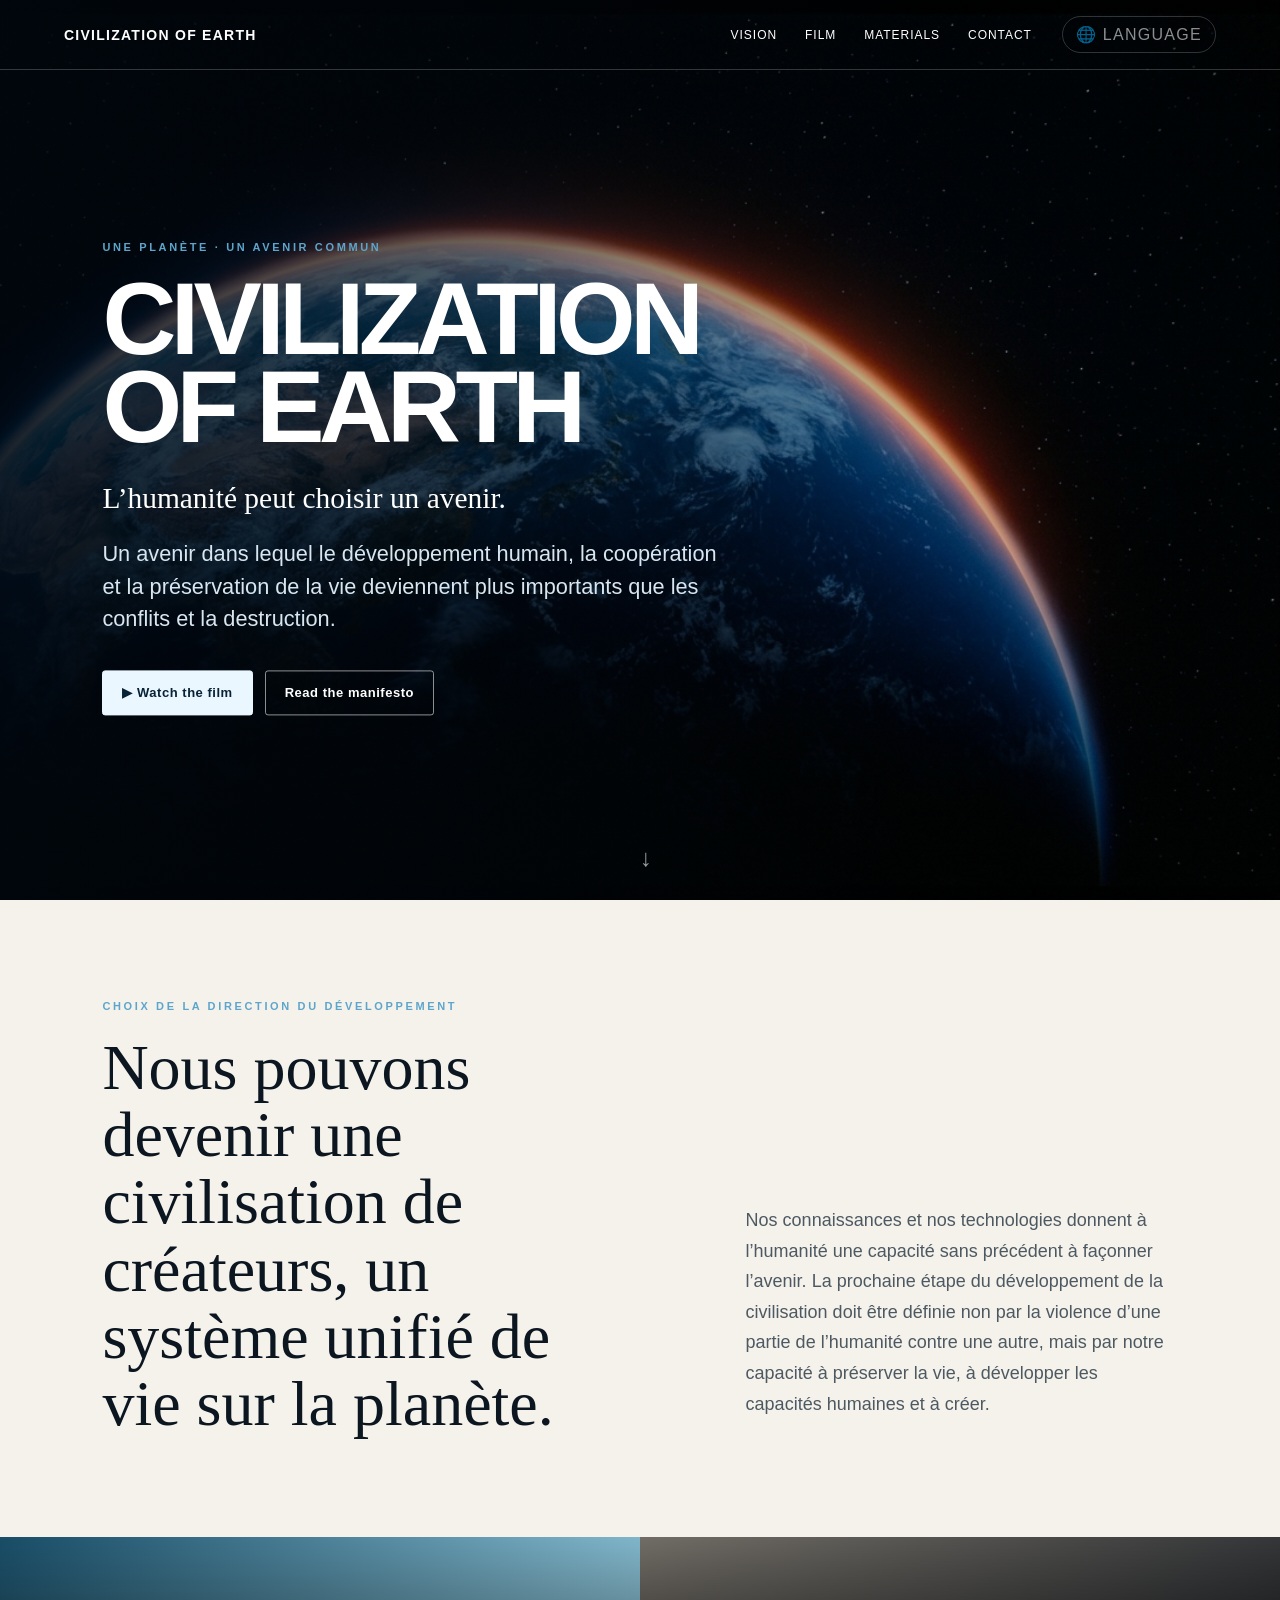
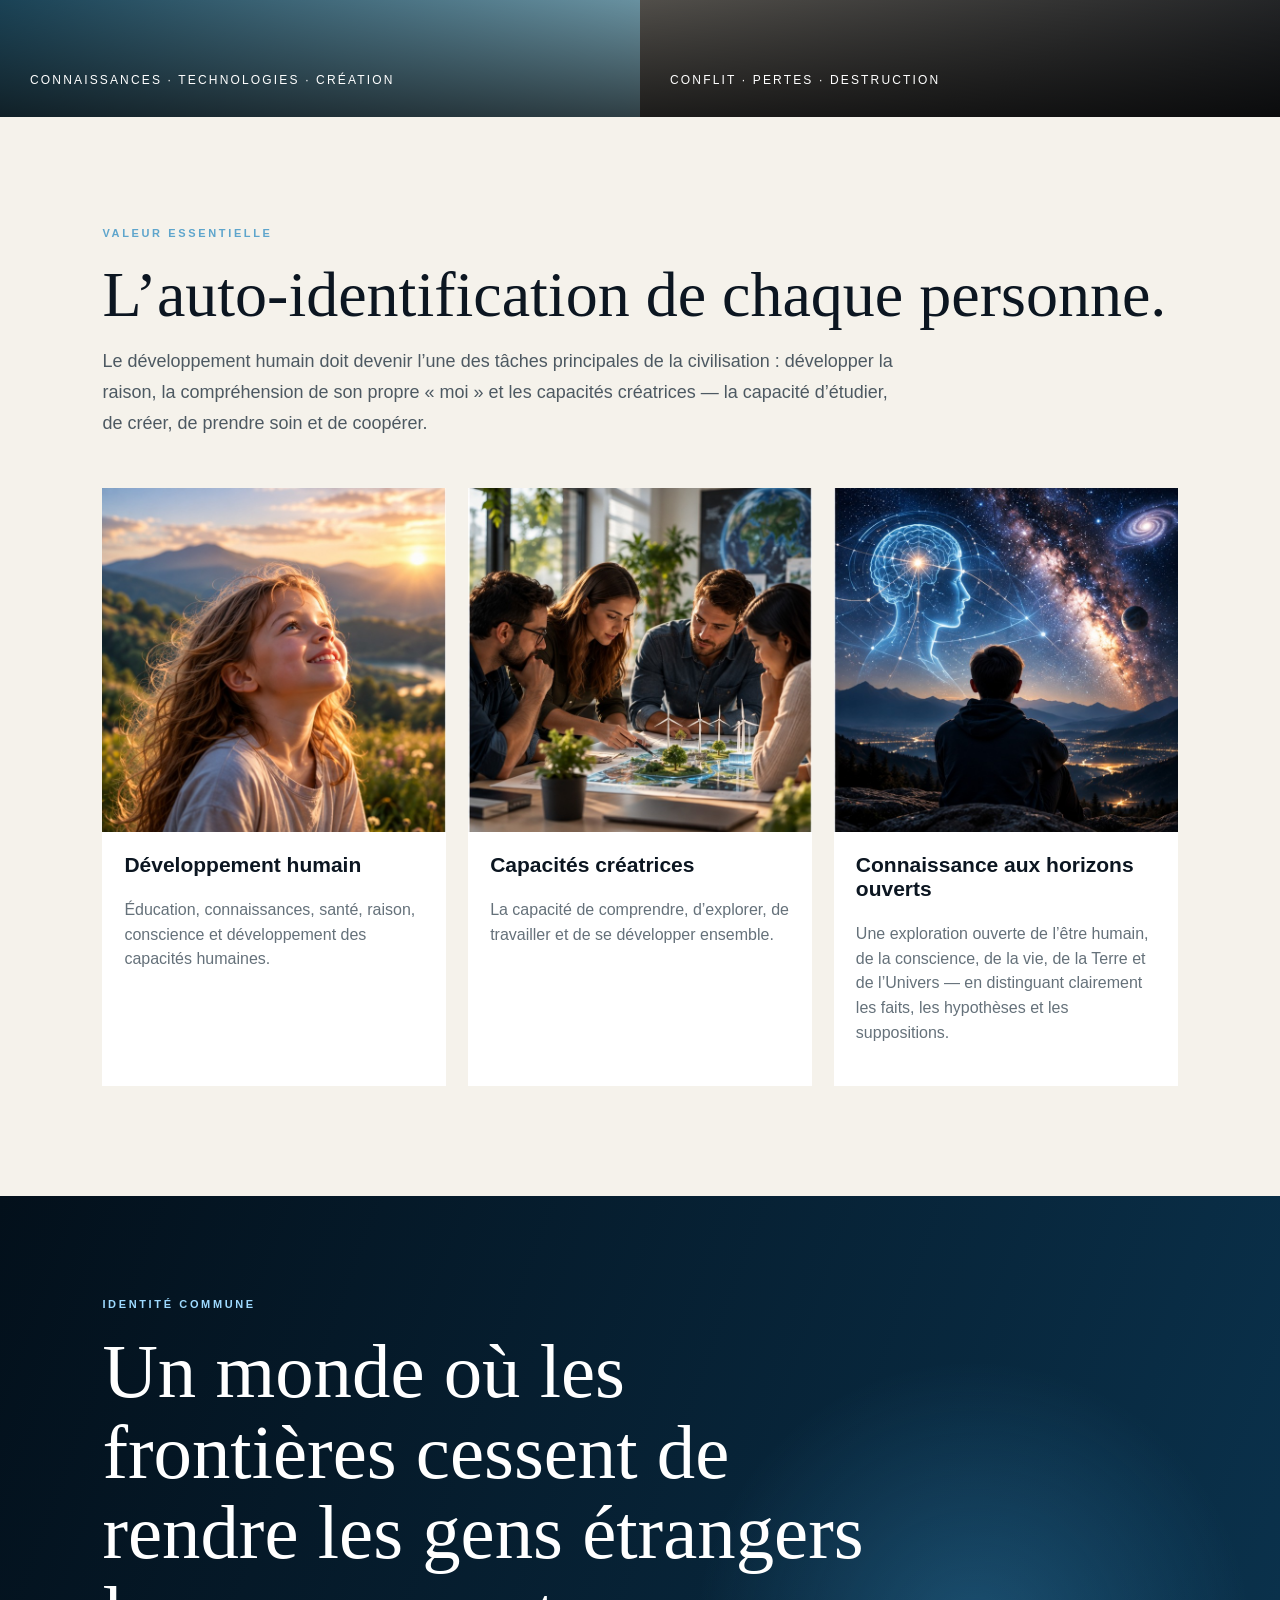
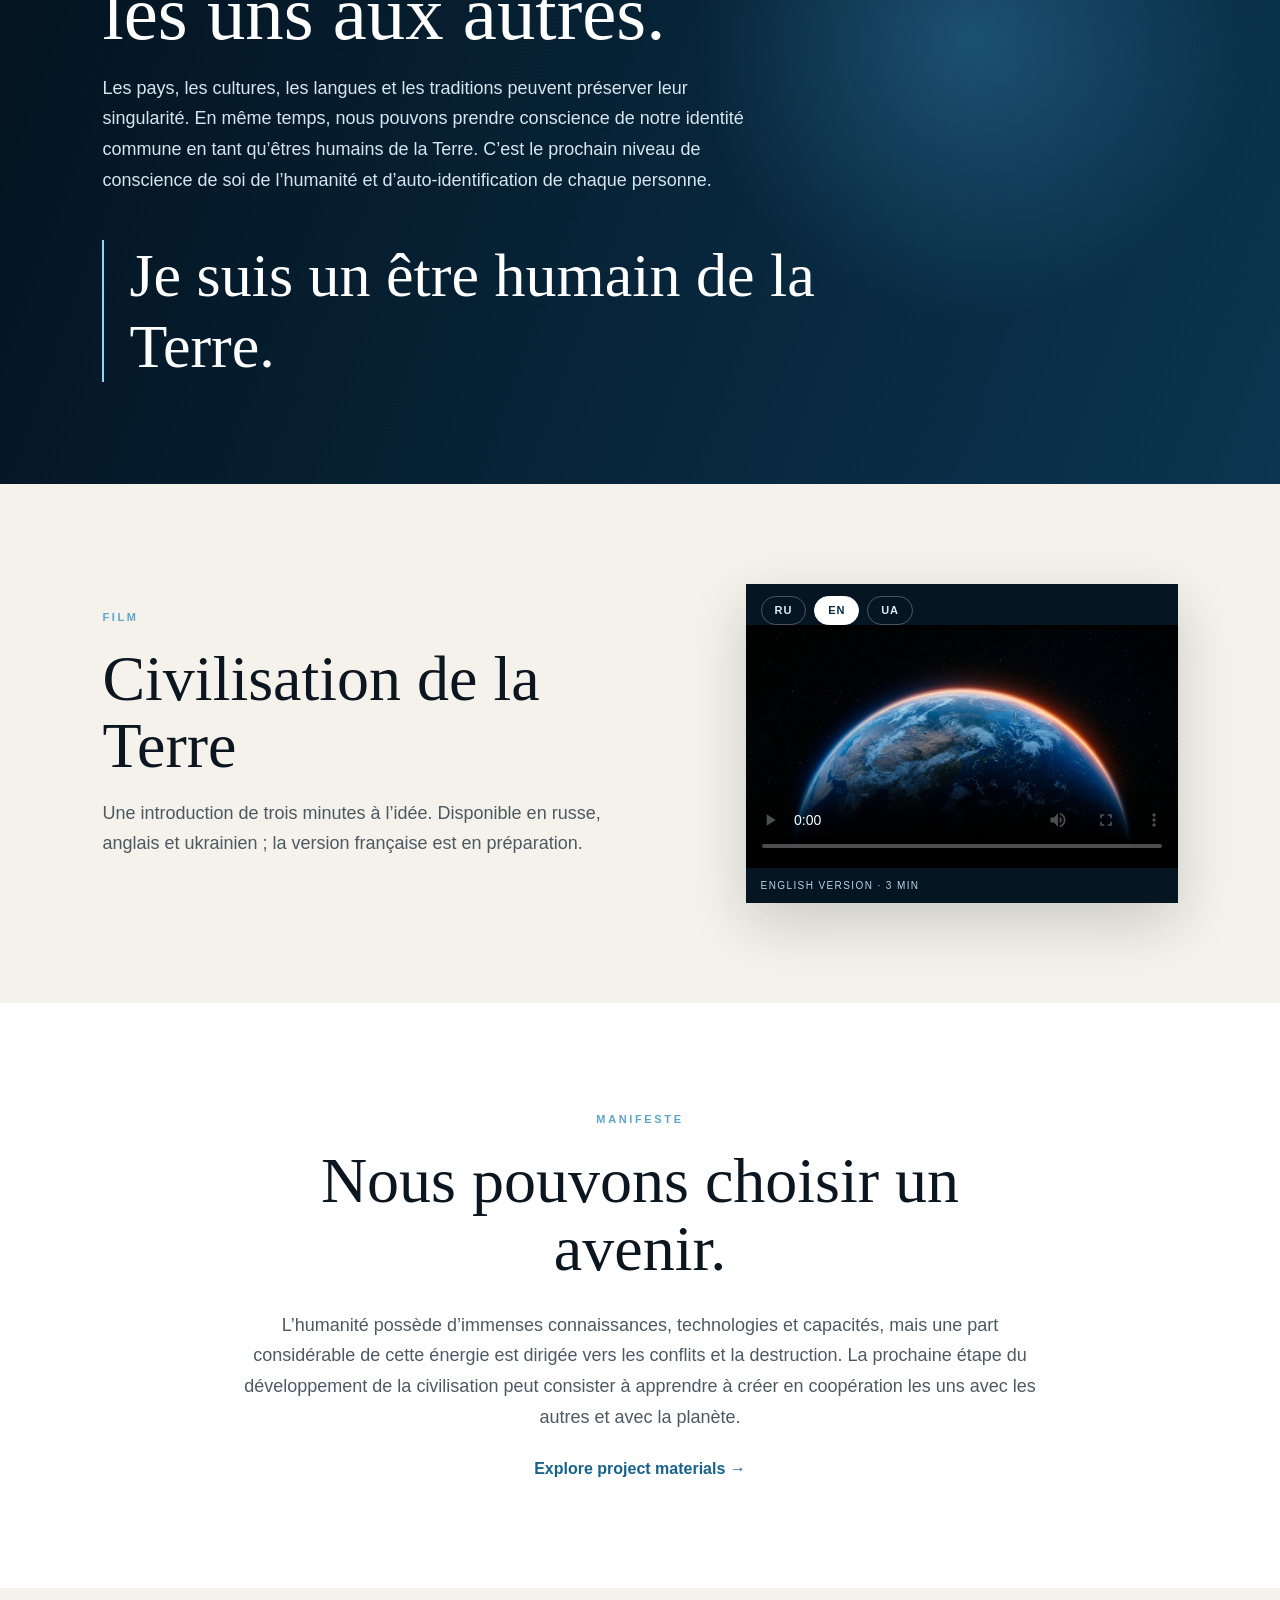
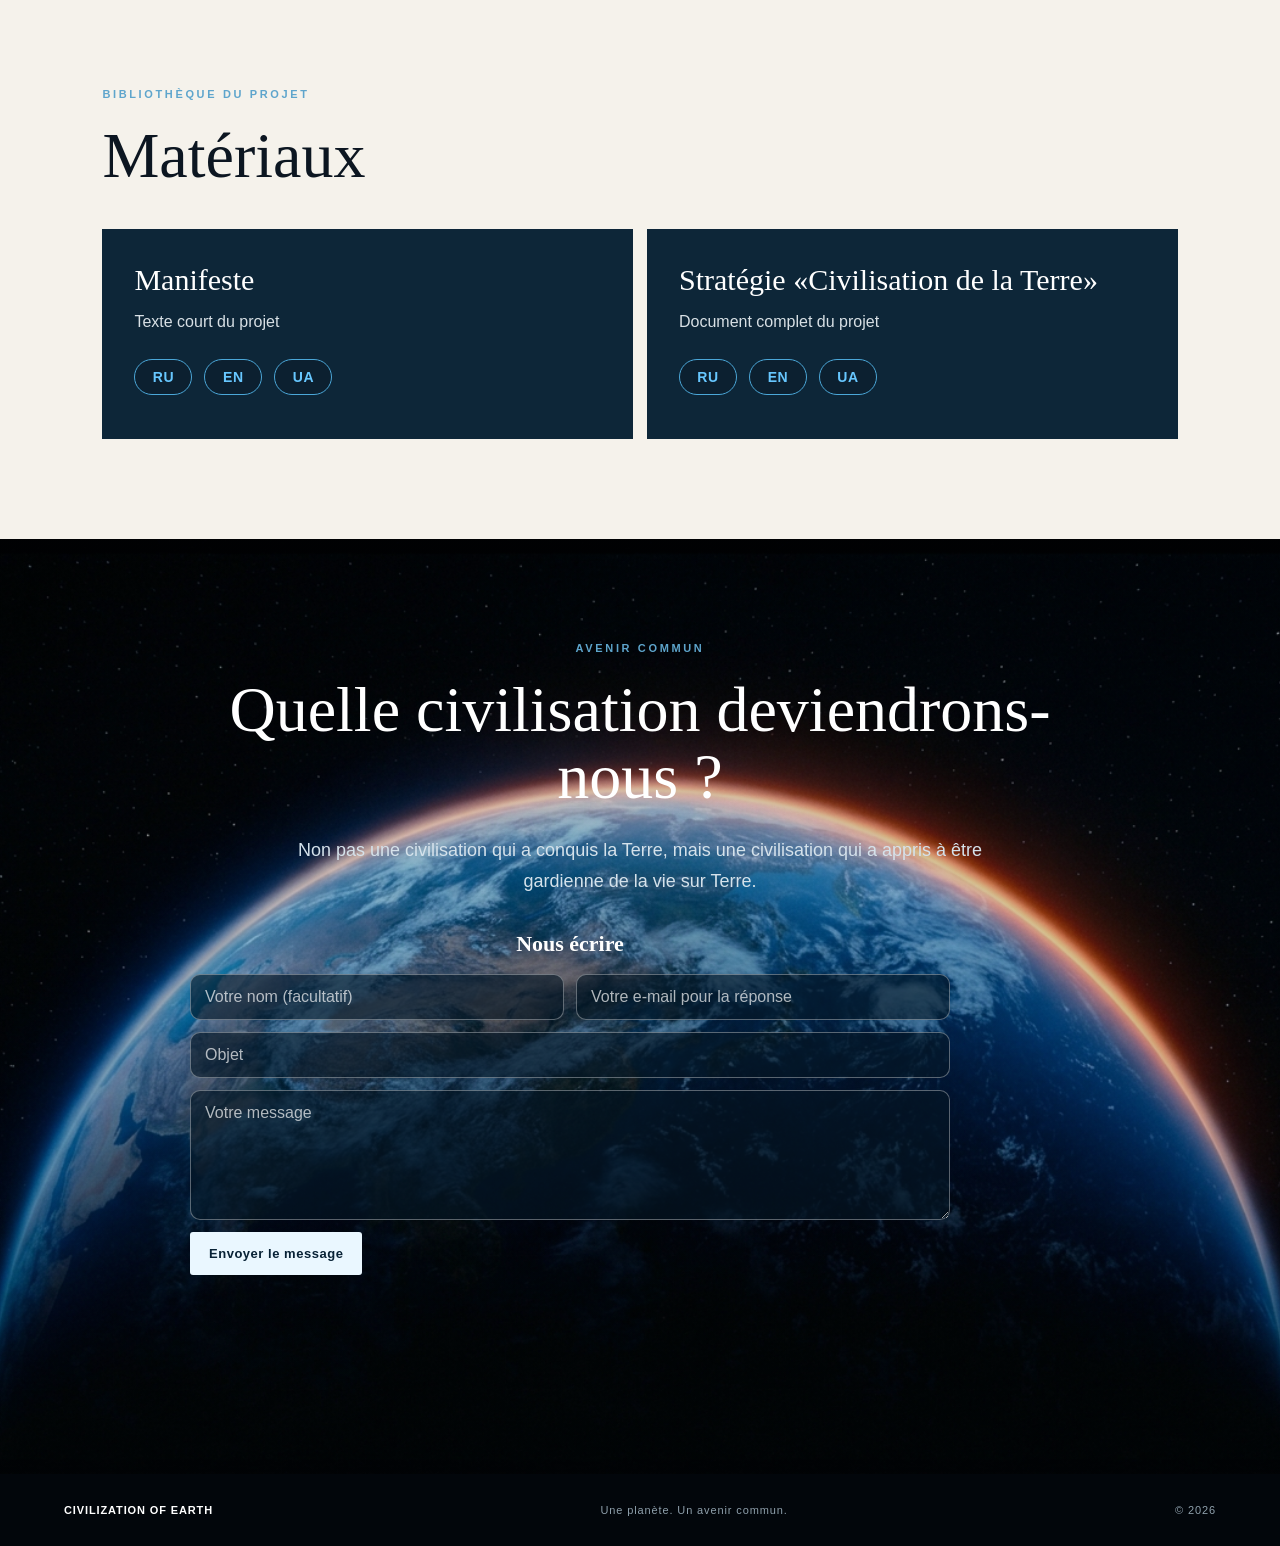
<file: fr/index.html>
<!doctype html>
<html lang="fr" dir="ltr">
<head>
<meta charset="utf-8"><meta name="viewport" content="width=device-width,initial-scale=1">
<title>CIVILISATION DE LA TERRE</title>
<meta name="description" content="Humanity can choose a future centered on human development, cooperation and the preservation of life on Earth.">
<link rel="stylesheet" href="../styles.css">

<style>
.language-picker{position:relative;display:inline-block}
.language-picker>button{background:transparent;border:1px solid rgba(255,255,255,.35);border-radius:999px;padding:8px 13px;color:inherit;cursor:pointer;font:inherit}
.language-dropdown{display:none;position:absolute;right:0;top:calc(100% + 8px);z-index:1000;min-width:190px;max-height:70vh;overflow:auto;background:#f8f4ea;color:#132238;border:1px solid rgba(19,34,56,.18);border-radius:12px;padding:7px;box-shadow:0 14px 40px rgba(0,0,0,.18);text-align:left}
.language-picker.open .language-dropdown{display:block}
.language-dropdown a{display:block;padding:8px 10px;border-radius:7px;color:#132238;text-decoration:none;white-space:nowrap}
.language-dropdown a:hover{background:rgba(19,34,56,.08)}
html[dir="rtl"] .language-dropdown{right:auto;left:0;text-align:right}

.contactFormWrap{margin-top:30px;max-width:760px;width:100%}.contactFormTitle{margin:0 0 16px;font:600 22px/1.2 Georgia,serif}.contactForm{display:grid;grid-template-columns:1fr 1fr;gap:12px}.contactForm input,.contactForm textarea{box-sizing:border-box;width:100%;border:1px solid rgba(255,255,255,.34);background:rgba(5,24,38,.62);color:#fff;border-radius:10px;padding:13px 14px;font:inherit;outline:none}.contactForm input::placeholder,.contactForm textarea::placeholder{color:rgba(255,255,255,.68)}.contactForm input:focus,.contactForm textarea:focus{border-color:#72cfff}.contactForm .full{grid-column:1/-1}.contactForm textarea{min-height:130px;resize:vertical}.contactForm button{justify-self:start;border:0;cursor:pointer}.contactForm button[disabled]{opacity:.65;cursor:wait}.contactStatus{grid-column:1/-1;min-height:1.4em;margin:0;color:#9ee2b0}.contactStatus.error{color:#ffb3b3}.contactDirect{margin:16px 0 0;font-size:14px;color:rgba(255,255,255,.78)}.contactDirect a{color:#8bd7ff;text-decoration:none}.contactDirect a:hover{text-decoration:underline}.contactHp{position:absolute!important;left:-10000px!important;width:1px!important;height:1px!important;overflow:hidden!important}@media(max-width:680px){.contactForm{grid-template-columns:1fr}}
</style>
<style>
.materialGridDocs{grid-template-columns:repeat(2,minmax(0,1fr))!important}.materialGridDocs .materialDoc{background:#0d2638;color:#fff;padding:34px 32px;min-height:210px;box-sizing:border-box}.materialGridDocs .materialDoc>b{font-family:Georgia,serif;font-size:30px;line-height:1.12}.materialGridDocs .materialDoc p{color:#d8e0e5;font-size:16px}.materialGridDocs .docLinks{display:flex;gap:12px;flex-wrap:wrap;margin-top:28px}.materialGridDocs .docLinks a{display:inline-flex!important;align-items:center;justify-content:center;width:58px!important;height:36px!important;min-height:0!important;padding:0!important;border:1px solid #4ba7d8;border-radius:999px;color:#67c7ff!important;text-decoration:none;font:700 14px/1 Arial,sans-serif;letter-spacing:.04em;box-sizing:border-box}.materialGridDocs .docLinks a:hover{background:rgba(103,199,255,.12)}@media(max-width:760px){.materialGridDocs{grid-template-columns:1fr!important}.materialGridDocs .materialDoc>b{font-size:25px}}
</style>
</head>
<body>
<header class="nav"><a class="brand" href="#top">CIVILIZATION OF EARTH</a><nav><a href="#vision" data-i18n="navVision">Vision</a><a href="#film" data-i18n="navFilm">Film</a><a href="#materials" data-i18n="navMaterials">Materials</a><a href="#contact" data-i18n="navContact">Contact</a></nav><div class="langs"><div class="language-picker"><button type="button" aria-label="Choose language">🌐 Language</button><div class="language-dropdown"><a href="../index.html" lang="ru" dir="ltr">Русский</a>
<a href="../en/index.html" lang="en" dir="ltr">English</a>
<a href="../uk/index.html" lang="uk" dir="ltr">Українська</a>
<a href="../ar/index.html" lang="ar" dir="rtl">العربية</a>
<a href="../zh/index.html" lang="zh" dir="ltr">中文</a>
<a href="../es/index.html" lang="es" dir="ltr">Español</a>
<a href="../fr/index.html" lang="fr" dir="ltr">Français</a>
<a href="../hi/index.html" lang="hi" dir="ltr">हिन्दी</a>
<a href="../pt/index.html" lang="pt" dir="ltr">Português</a>
<a href="../de/index.html" lang="de" dir="ltr">Deutsch</a>
<a href="../tr/index.html" lang="tr" dir="ltr">Türkçe</a>
<a href="../he/index.html" lang="he" dir="rtl">עברית</a>
<a href="../ja/index.html" lang="ja" dir="ltr">日本語</a>
<a href="../ko/index.html" lang="ko" dir="ltr">한국어</a></div></div><button class="menu">☰</button></div></header>
<main id="top">
<section class="hero"><img class="heroEarth" src="../images/hero-earth.jpg" alt="Earth seen from space"><div class="heroShade"></div><div class="heroContent"><div class="eyebrow" data-i18n="eyebrow">UNE PLANÈTE · UN AVENIR COMMUN</div><h1>CIVILIZATION<br>OF EARTH</h1><p class="heroStatement" data-i18n="heroStatement">L’humanité peut choisir un avenir.</p><p data-i18n="heroText">Un avenir dans lequel le développement humain, la coopération et la préservation de la vie deviennent plus importants que les conflits et la destruction.</p><div class="actions"><a class="btn primary" href="#film" data-i18n="watch">▶ Watch the film</a><a class="btn" href="#manifesto" data-i18n="manifestoBtn">Read the manifesto</a></div></div><div class="scroll">↓</div></section>
<section class="intro" id="vision"><div><div class="kicker" data-i18n="choiceKicker">CHOIX DE LA DIRECTION DU DÉVELOPPEMENT</div><h2 data-i18n="choiceTitle">Nous pouvons devenir une civilisation de créateurs, un système unifié de vie sur la planète.</h2></div><p data-i18n="choiceText">Nos connaissances et nos technologies donnent à l’humanité une capacité sans précédent à façonner l’avenir. La prochaine étape du développement de la civilisation doit être définie non par la violence d’une partie de l’humanité contre une autre, mais par notre capacité à préserver la vie, à développer les capacités humaines et à créer.</p></section>
<section class="split"><div class="panel image-city"><span data-i18n="knowledge">CONNAISSANCES · TECHNOLOGIES · CRÉATION</span></div><div class="panel image-ruins"><span data-i18n="cost">CONFLIT · PERTES · DESTRUCTION</span></div></section>
<section class="human"><div class="kicker" data-i18n="valueKicker">VALEUR ESSENTIELLE</div><h2 data-i18n="valueTitle">L’auto-identification de chaque personne.</h2><p class="lead" data-i18n="valueText">Le développement humain doit devenir l’une des tâches principales de la civilisation : développer la raison, la compréhension de son propre « moi » et les capacités créatrices — la capacité d’étudier, de créer, de prendre soin et de coopérer.</p><div class="cards"><article><div class="cardImg img-child"></div><h3 data-i18n="card1t">Développement humain</h3><p data-i18n="card1p">Éducation, connaissances, santé, raison, conscience et développement des capacités humaines.</p></article><article><div class="cardImg img-science"></div><h3 data-i18n="card2t">Capacités créatrices</h3><p data-i18n="card2p">La capacité de comprendre, d’explorer, de travailler et de se développer ensemble.</p></article><article><div class="cardImg img-cosmos"></div><h3 data-i18n="card3t">Connaissance aux horizons ouverts</h3><p data-i18n="card3p">Une exploration ouverte de l’être humain, de la conscience, de la vie, de la Terre et de l’Univers — en distinguant clairement les faits, les hypothèses et les suppositions.</p></article></div></section>
<section class="identity"><div class="identityText"><div class="kicker" data-i18n="identityKicker">IDENTITÉ COMMUNE</div><h2 data-i18n="identityTitle">Un monde où les frontières cessent de rendre les gens étrangers les uns aux autres.</h2><p data-i18n="identityText">Les pays, les cultures, les langues et les traditions peuvent préserver leur singularité. En même temps, nous pouvons prendre conscience de notre identité commune en tant qu’êtres humains de la Terre. C’est le prochain niveau de conscience de soi de l’humanité et d’auto-identification de chaque personne.</p><blockquote data-i18n="earthPerson">Je suis un être humain de la Terre.</blockquote></div></section>
<section class="film" id="film"><div><div class="kicker" data-i18n="filmKicker">FILM</div><h2 data-i18n="filmTitle">Civilisation de la Terre</h2><p data-i18n="filmText">Une introduction de trois minutes à l’idée. Disponible en russe, anglais et ukrainien ; la version française est en préparation.</p></div><div class="videoFrame"><div class="videoLanguages" role="group" aria-label="Film language"><button class="videoLangBtn" type="button" data-src="../assets/civilization-of-earth-ru.mp4" data-note="Русская версия · 3 мин">RU</button><button class="videoLangBtn active" type="button" data-src="../assets/civilization-of-earth-en.mp4" data-note="English version · 3 min">EN</button><button class="videoLangBtn" type="button" data-src="../assets/civilization-of-earth-uk.mp4" data-note="Українська версія · 3 хв">UA</button></div><video controls preload="metadata" poster="../images/hero-earth.jpg"><source src="../assets/civilization-of-earth-en.mp4" type="video/mp4">Your browser does not support HTML5 video.</video><div class="videoNote">English version · 3 min</div></div></section>
<section class="manifesto" id="manifesto"><div class="kicker" data-i18n="manifestoKicker">MANIFESTE</div><h2 data-i18n="manifestoTitle">Nous pouvons choisir un avenir.</h2><p data-i18n="manifestoText">L’humanité possède d’immenses connaissances, technologies et capacités, mais une part considérable de cette énergie est dirigée vers les conflits et la destruction. La prochaine étape du développement de la civilisation peut consister à apprendre à créer en coopération les uns avec les autres et avec la planète.</p><a class="textLink" href="#materials" data-i18n="readMaterials">Explore project materials →</a></section>
<section class="materials" id="materials"><div class="kicker" data-i18n="materialsKicker">BIBLIOTHÈQUE DU PROJET</div><h2 data-i18n="materialsTitle">Matériaux</h2><div class="materialGrid materialGridDocs">
<article class="materialDoc"><b>Manifeste</b><p>Texte court du projet</p><div class="docLinks"><a href="../documents/Manifesto_RU.pdf" target="_blank">RU</a><a href="../documents/Manifesto_EN.pdf" target="_blank">EN</a><a href="../documents/Manifesto_UA.pdf" target="_blank">UA</a></div></article>
<article class="materialDoc"><b>Stratégie «Civilisation de la Terre»</b><p>Document complet du projet</p><div class="docLinks"><a href="../documents/Civilization_of_Earth_RU.pdf" target="_blank">RU</a><a href="../documents/Civilization_of_Earth_EN.pdf" target="_blank">EN</a><a href="../documents/Civilization_of_Earth_UA.pdf" target="_blank">UA</a></div></article>
</div></section>
<section class="closing" id="contact"><div class="earthGlow"></div><div class="closingContent"><div class="kicker" data-i18n="futureKicker">AVENIR COMMUN</div><h2 data-i18n="futureTitle">Quelle civilisation deviendrons-nous ?</h2><p data-i18n="futureText">Non pas une civilisation qui a conquis la Terre, mais une civilisation qui a appris à être gardienne de la vie sur Terre.</p><div class="contactFormWrap"><h3 class="contactFormTitle">Nous écrire</h3><form class="contactForm" action="https://formspree.io/f/xwlpqalw" method="POST" data-success="Merci. Votre message a été envoyé." data-error="Impossible d’envoyer le message. Veuillez réessayer."><input type="text" name="name" autocomplete="name" placeholder="Votre nom (facultatif)"><input type="email" name="email" autocomplete="email" placeholder="Votre e-mail pour la réponse"><input class="full" type="text" name="subject" placeholder="Objet"><textarea class="full" name="message" required placeholder="Votre message"></textarea><label class="contactHp" aria-hidden="true">Website<input type="text" name="website" tabindex="-1" autocomplete="off"></label><input type="hidden" name="_subject" value="Civilization of Earth — website message"><button class="btn primary" type="submit">Envoyer le message</button><p class="contactStatus" role="status" aria-live="polite"></p></form></div></div></section>
</main>
<footer><b>CIVILIZATION OF EARTH</b><span data-i18n="footer">Une planète. Un avenir commun.</span><span>© 2026</span></footer>
<script src="../script.js"></script>

<script>
document.addEventListener('click',function(e){
 const p=e.target.closest('.language-picker');
 document.querySelectorAll('.language-picker.open').forEach(x=>{if(x!==p)x.classList.remove('open')});
 if(e.target.closest('.language-picker>button')){e.preventDefault();p.classList.toggle('open');}
});
</script>

<script>
document.querySelectorAll('.contactForm').forEach(function(form){
 const status=form.querySelector('.contactStatus'), btn=form.querySelector('button[type="submit"]');
 form.addEventListener('submit',async function(e){
  e.preventDefault(); status.textContent=''; status.classList.remove('error'); btn.disabled=true;
  try{const r=await fetch(form.action,{method:'POST',body:new FormData(form),headers:{'Accept':'application/json'}}); if(r.ok){form.reset();status.textContent=form.dataset.success;}else{throw new Error('send');}}
  catch(err){status.textContent=form.dataset.error;status.classList.add('error');}
  finally{btn.disabled=false;}
 });
});
</script>
</body></html>
</file>
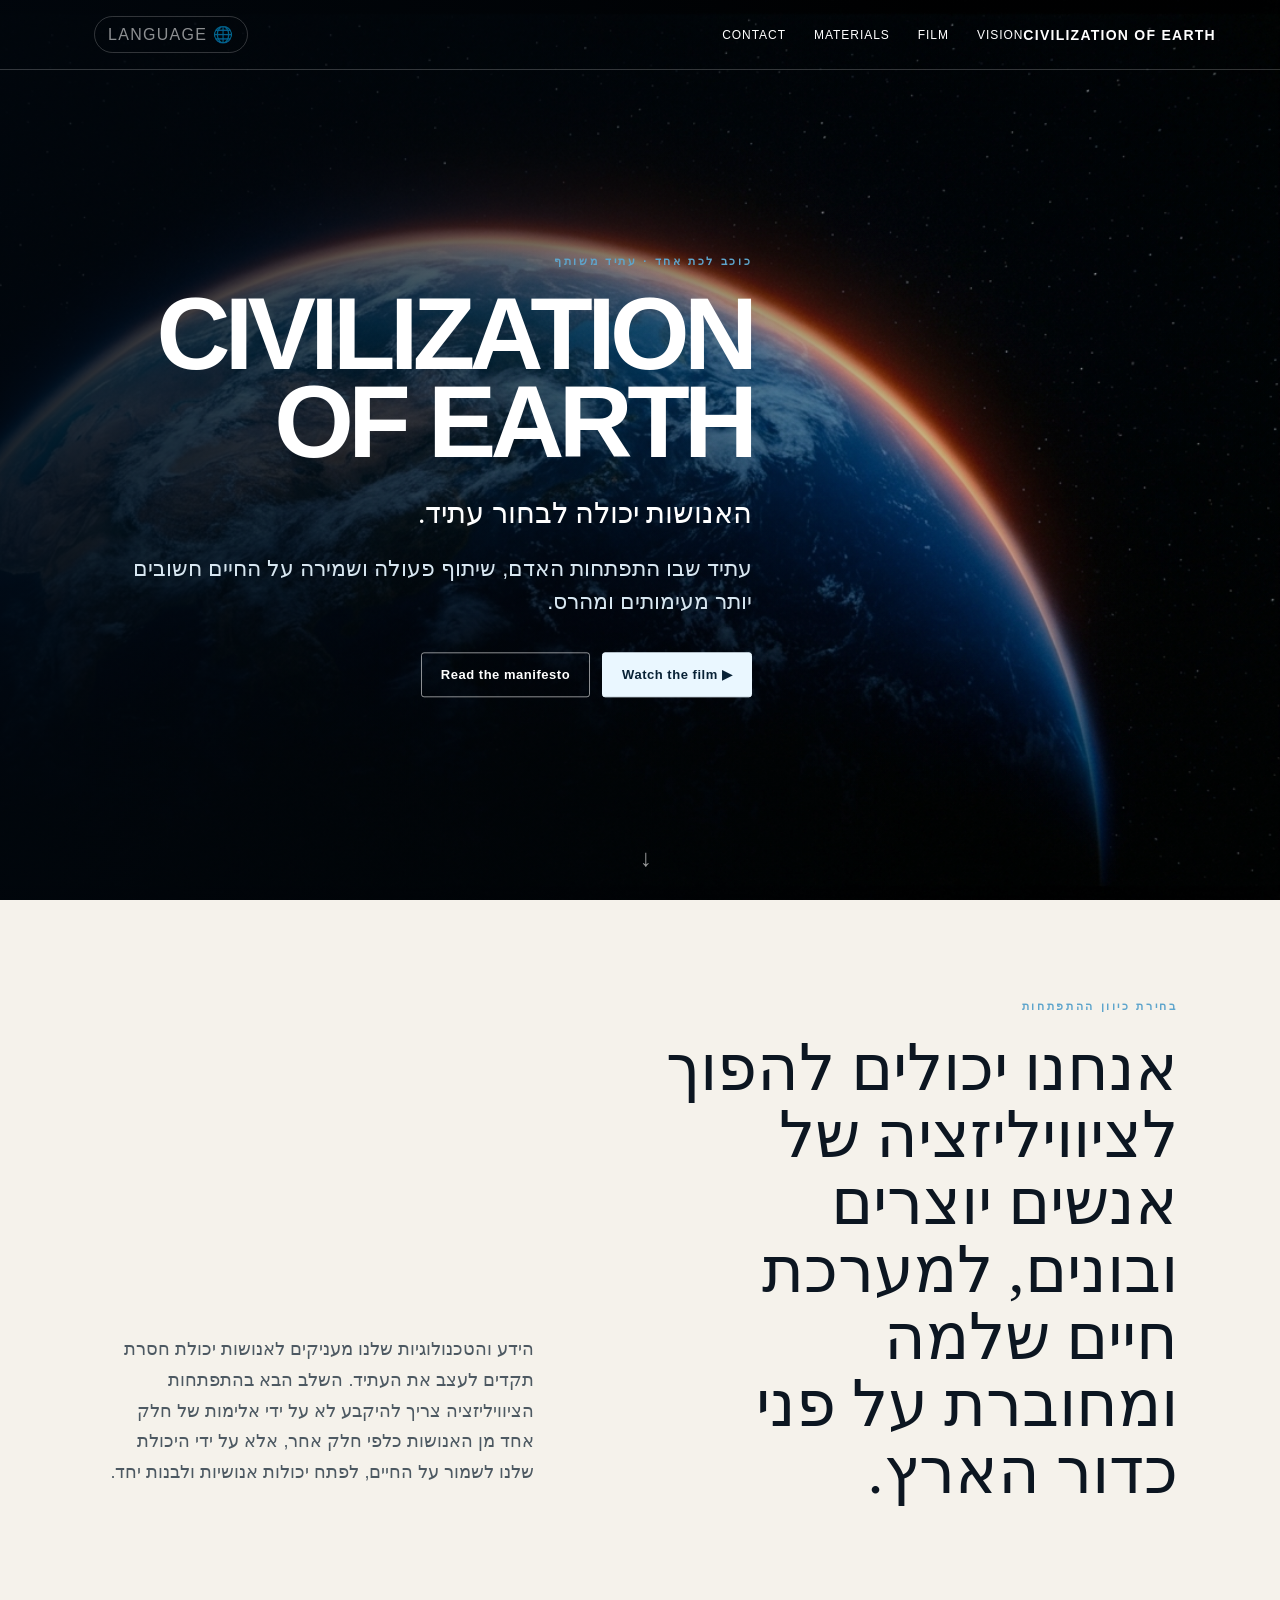
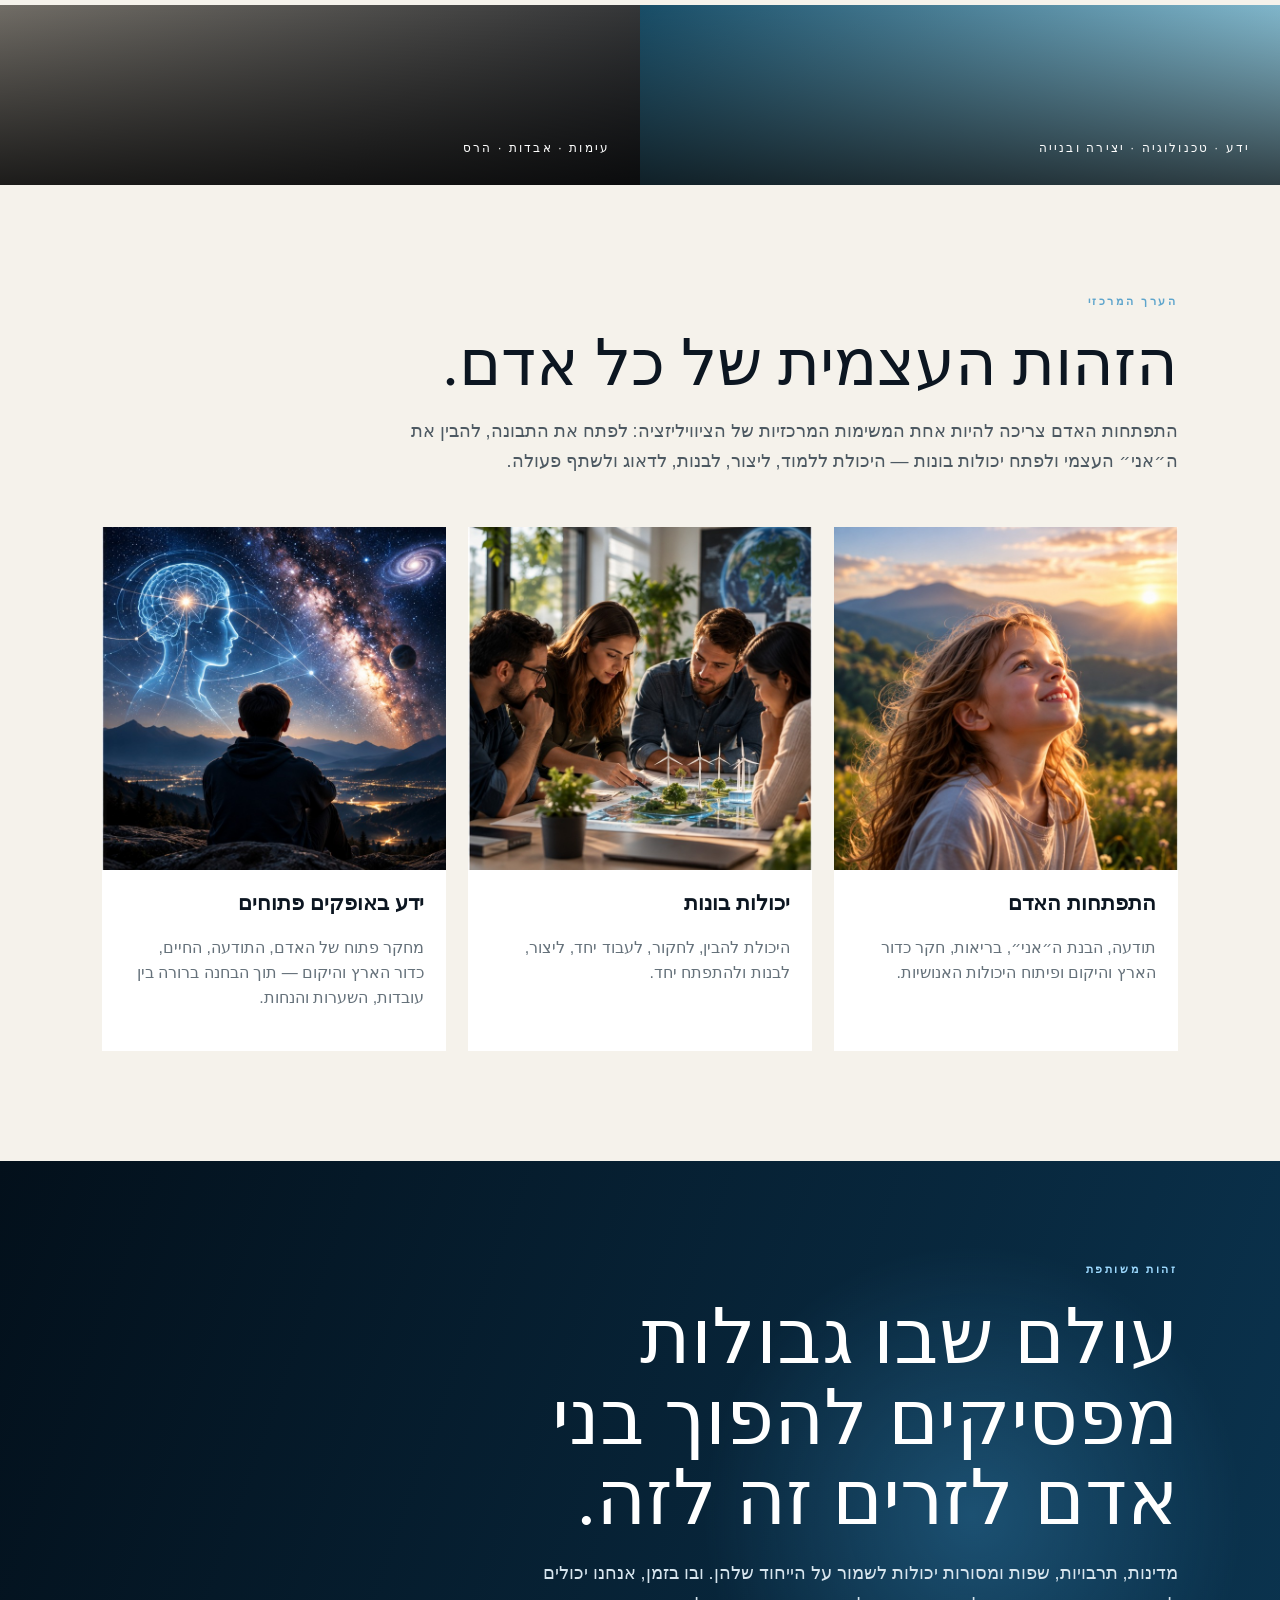
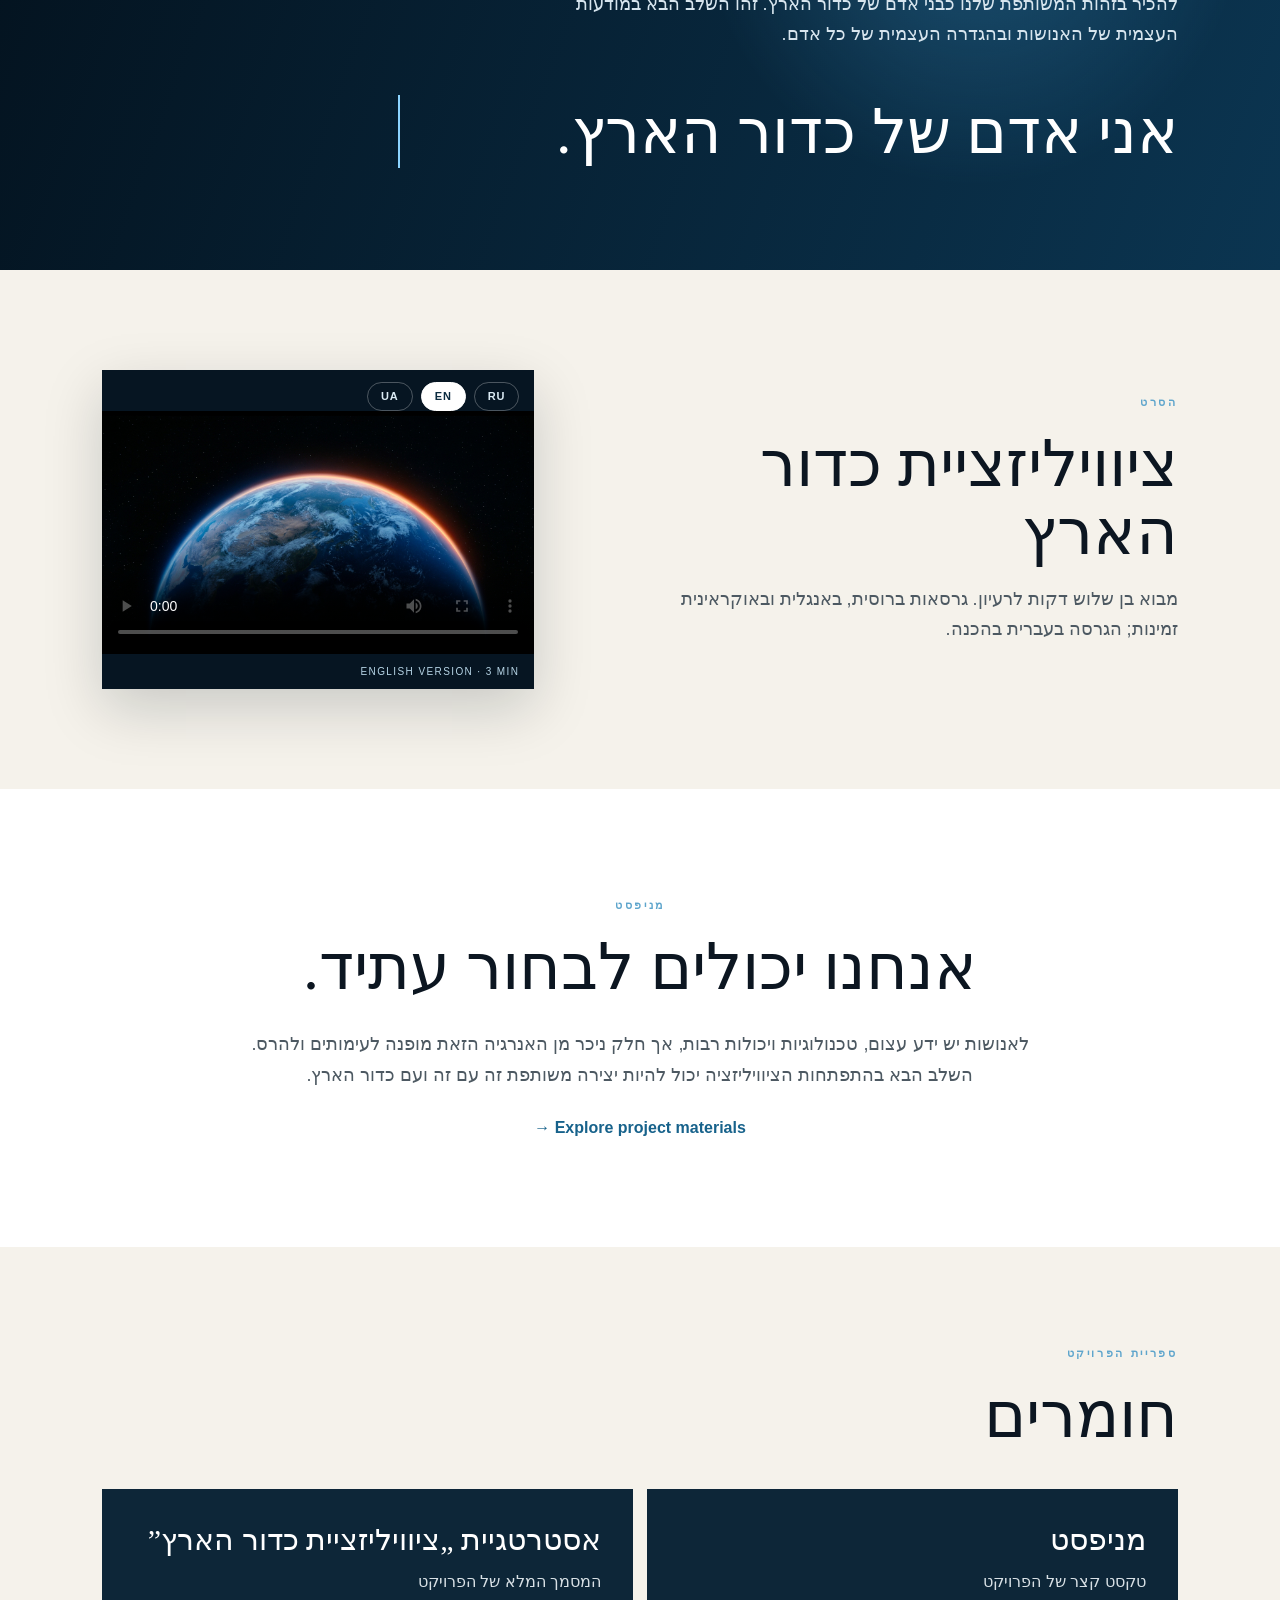
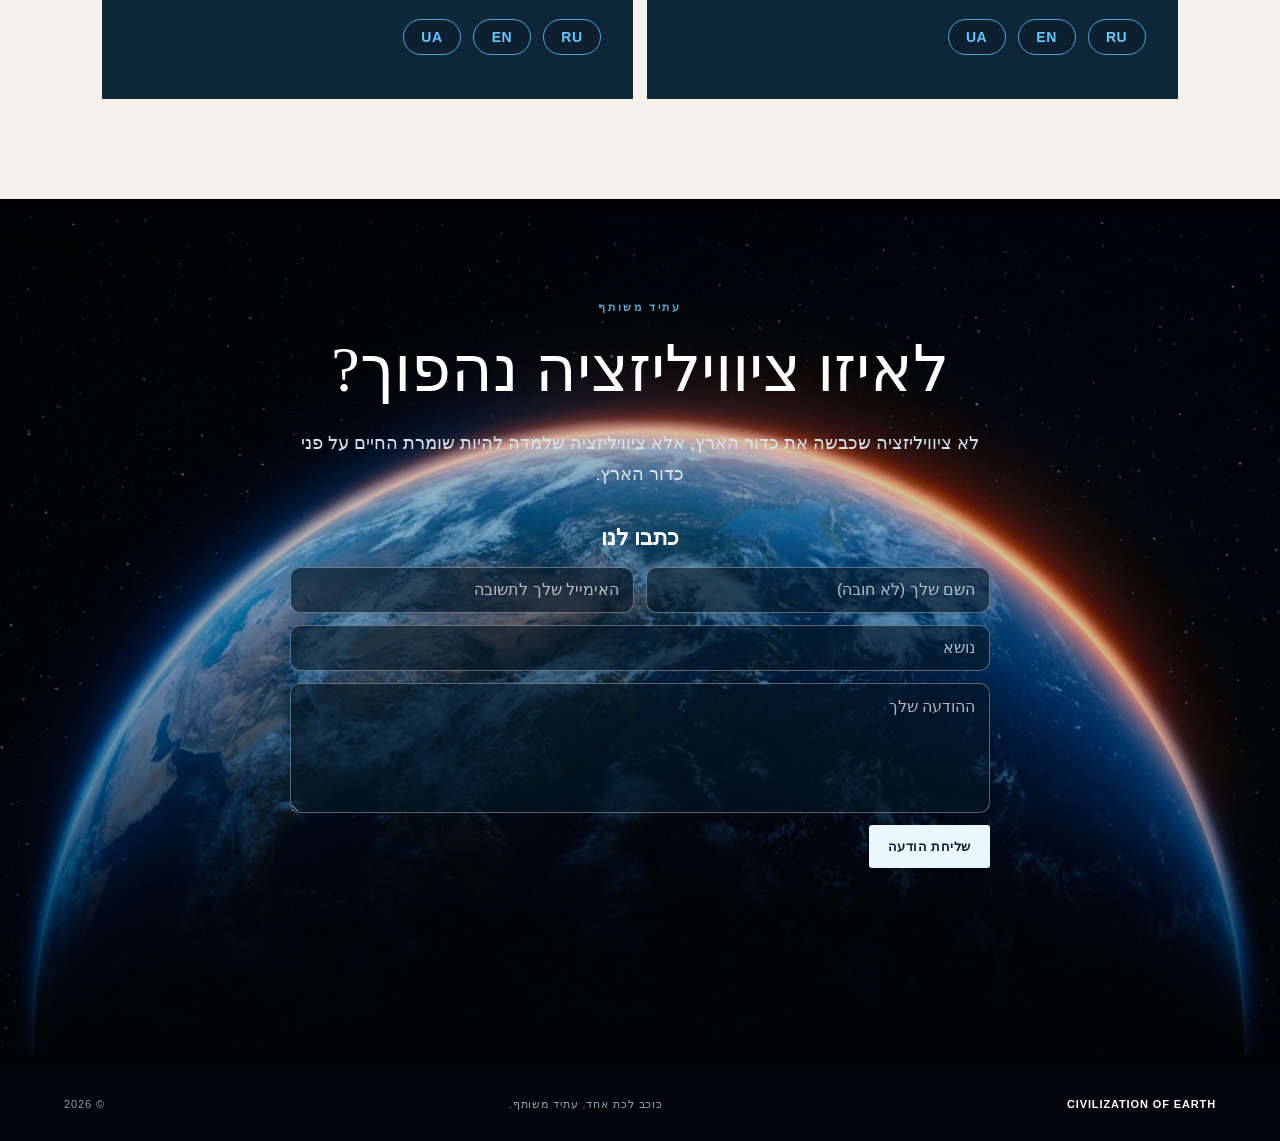
<file: he/index.html>
<!doctype html>
<html lang="he" dir="rtl">
<head>
<meta charset="utf-8"><meta name="viewport" content="width=device-width,initial-scale=1">
<title>ציוויליזציית כדור הארץ</title>
<meta name="description" content="Humanity can choose a future centered on human development, cooperation and the preservation of life on Earth.">
<link rel="stylesheet" href="../styles.css">

<style>
.language-picker{position:relative;display:inline-block}
.language-picker>button{background:transparent;border:1px solid rgba(255,255,255,.35);border-radius:999px;padding:8px 13px;color:inherit;cursor:pointer;font:inherit}
.language-dropdown{display:none;position:absolute;right:0;top:calc(100% + 8px);z-index:1000;min-width:190px;max-height:70vh;overflow:auto;background:#f8f4ea;color:#132238;border:1px solid rgba(19,34,56,.18);border-radius:12px;padding:7px;box-shadow:0 14px 40px rgba(0,0,0,.18);text-align:left}
.language-picker.open .language-dropdown{display:block}
.language-dropdown a{display:block;padding:8px 10px;border-radius:7px;color:#132238;text-decoration:none;white-space:nowrap}
.language-dropdown a:hover{background:rgba(19,34,56,.08)}
html[dir="rtl"] .language-dropdown{right:auto;left:0;text-align:right}

.contactFormWrap{margin-top:30px;max-width:760px;width:100%}.contactFormTitle{margin:0 0 16px;font:600 22px/1.2 Georgia,serif}.contactForm{display:grid;grid-template-columns:1fr 1fr;gap:12px}.contactForm input,.contactForm textarea{box-sizing:border-box;width:100%;border:1px solid rgba(255,255,255,.34);background:rgba(5,24,38,.62);color:#fff;border-radius:10px;padding:13px 14px;font:inherit;outline:none}.contactForm input::placeholder,.contactForm textarea::placeholder{color:rgba(255,255,255,.68)}.contactForm input:focus,.contactForm textarea:focus{border-color:#72cfff}.contactForm .full{grid-column:1/-1}.contactForm textarea{min-height:130px;resize:vertical}.contactForm button{justify-self:start;border:0;cursor:pointer}.contactForm button[disabled]{opacity:.65;cursor:wait}.contactStatus{grid-column:1/-1;min-height:1.4em;margin:0;color:#9ee2b0}.contactStatus.error{color:#ffb3b3}.contactDirect{margin:16px 0 0;font-size:14px;color:rgba(255,255,255,.78)}.contactDirect a{color:#8bd7ff;text-decoration:none}.contactDirect a:hover{text-decoration:underline}.contactHp{position:absolute!important;left:-10000px!important;width:1px!important;height:1px!important;overflow:hidden!important}@media(max-width:680px){.contactForm{grid-template-columns:1fr}}
</style>
<style>
.materialGridDocs{grid-template-columns:repeat(2,minmax(0,1fr))!important}.materialGridDocs .materialDoc{background:#0d2638;color:#fff;padding:34px 32px;min-height:210px;box-sizing:border-box}.materialGridDocs .materialDoc>b{font-family:Georgia,serif;font-size:30px;line-height:1.12}.materialGridDocs .materialDoc p{color:#d8e0e5;font-size:16px}.materialGridDocs .docLinks{display:flex;gap:12px;flex-wrap:wrap;margin-top:28px}.materialGridDocs .docLinks a{display:inline-flex!important;align-items:center;justify-content:center;width:58px!important;height:36px!important;min-height:0!important;padding:0!important;border:1px solid #4ba7d8;border-radius:999px;color:#67c7ff!important;text-decoration:none;font:700 14px/1 Arial,sans-serif;letter-spacing:.04em;box-sizing:border-box}.materialGridDocs .docLinks a:hover{background:rgba(103,199,255,.12)}@media(max-width:760px){.materialGridDocs{grid-template-columns:1fr!important}.materialGridDocs .materialDoc>b{font-size:25px}}
</style>
</head>
<body>
<header class="nav"><a class="brand" href="#top">CIVILIZATION OF EARTH</a><nav><a href="#vision" data-i18n="navVision">Vision</a><a href="#film" data-i18n="navFilm">Film</a><a href="#materials" data-i18n="navMaterials">Materials</a><a href="#contact" data-i18n="navContact">Contact</a></nav><div class="langs"><div class="language-picker"><button type="button" aria-label="Choose language">🌐 Language</button><div class="language-dropdown"><a href="../index.html" lang="ru" dir="ltr">Русский</a>
<a href="../en/index.html" lang="en" dir="ltr">English</a>
<a href="../uk/index.html" lang="uk" dir="ltr">Українська</a>
<a href="../ar/index.html" lang="ar" dir="rtl">العربية</a>
<a href="../zh/index.html" lang="zh" dir="ltr">中文</a>
<a href="../es/index.html" lang="es" dir="ltr">Español</a>
<a href="../fr/index.html" lang="fr" dir="ltr">Français</a>
<a href="../hi/index.html" lang="hi" dir="ltr">हिन्दी</a>
<a href="../pt/index.html" lang="pt" dir="ltr">Português</a>
<a href="../de/index.html" lang="de" dir="ltr">Deutsch</a>
<a href="../tr/index.html" lang="tr" dir="ltr">Türkçe</a>
<a href="../he/index.html" lang="he" dir="rtl">עברית</a>
<a href="../ja/index.html" lang="ja" dir="ltr">日本語</a>
<a href="../ko/index.html" lang="ko" dir="ltr">한국어</a></div></div><button class="menu">☰</button></div></header>
<main id="top">
<section class="hero"><img class="heroEarth" src="../images/hero-earth.jpg" alt="Earth seen from space"><div class="heroShade"></div><div class="heroContent"><div class="eyebrow" data-i18n="eyebrow">כוכב לכת אחד · עתיד משותף</div><h1>CIVILIZATION<br>OF EARTH</h1><p class="heroStatement" data-i18n="heroStatement">האנושות יכולה לבחור עתיד.</p><p data-i18n="heroText">עתיד שבו התפתחות האדם, שיתוף פעולה ושמירה על החיים חשובים יותר מעימותים ומהרס.</p><div class="actions"><a class="btn primary" href="#film" data-i18n="watch">▶ Watch the film</a><a class="btn" href="#manifesto" data-i18n="manifestoBtn">Read the manifesto</a></div></div><div class="scroll">↓</div></section>
<section class="intro" id="vision"><div><div class="kicker" data-i18n="choiceKicker">בחירת כיוון ההתפתחות</div><h2 data-i18n="choiceTitle">אנחנו יכולים להפוך לציוויליזציה של אנשים יוצרים ובונים, למערכת חיים שלמה ומחוברת על פני כדור הארץ.</h2></div><p data-i18n="choiceText">הידע והטכנולוגיות שלנו מעניקים לאנושות יכולת חסרת תקדים לעצב את העתיד. השלב הבא בהתפתחות הציוויליזציה צריך להיקבע לא על ידי אלימות של חלק אחד מן האנושות כלפי חלק אחר, אלא על ידי היכולת שלנו לשמור על החיים, לפתח יכולות אנושיות ולבנות יחד.</p></section>
<section class="split"><div class="panel image-city"><span data-i18n="knowledge">ידע · טכנולוגיה · יצירה ובנייה</span></div><div class="panel image-ruins"><span data-i18n="cost">עימות · אבדות · הרס</span></div></section>
<section class="human"><div class="kicker" data-i18n="valueKicker">הערך המרכזי</div><h2 data-i18n="valueTitle">הזהות העצמית של כל אדם.</h2><p class="lead" data-i18n="valueText">התפתחות האדם צריכה להיות אחת המשימות המרכזיות של הציוויליזציה: לפתח את התבונה, להבין את ה״אני״ העצמי ולפתח יכולות בונות — היכולת ללמוד, ליצור, לבנות, לדאוג ולשתף פעולה.</p><div class="cards"><article><div class="cardImg img-child"></div><h3 data-i18n="card1t">התפתחות האדם</h3><p data-i18n="card1p">תודעה, הבנת ה״אני״, בריאות, חקר כדור הארץ והיקום ופיתוח היכולות האנושיות.</p></article><article><div class="cardImg img-science"></div><h3 data-i18n="card2t">יכולות בונות</h3><p data-i18n="card2p">היכולת להבין, לחקור, לעבוד יחד, ליצור, לבנות ולהתפתח יחד.</p></article><article><div class="cardImg img-cosmos"></div><h3 data-i18n="card3t">ידע באופקים פתוחים</h3><p data-i18n="card3p">מחקר פתוח של האדם, התודעה, החיים, כדור הארץ והיקום — תוך הבחנה ברורה בין עובדות, השערות והנחות.</p></article></div></section>
<section class="identity"><div class="identityText"><div class="kicker" data-i18n="identityKicker">זהות משותפת</div><h2 data-i18n="identityTitle">עולם שבו גבולות מפסיקים להפוך בני אדם לזרים זה לזה.</h2><p data-i18n="identityText">מדינות, תרבויות, שפות ומסורות יכולות לשמור על הייחוד שלהן. ובו בזמן, אנחנו יכולים להכיר בזהות המשותפת שלנו כבני אדם של כדור הארץ. זהו השלב הבא במודעות העצמית של האנושות ובהגדרה העצמית של כל אדם.</p><blockquote data-i18n="earthPerson">אני אדם של כדור הארץ.</blockquote></div></section>
<section class="film" id="film"><div><div class="kicker" data-i18n="filmKicker">הסרט</div><h2 data-i18n="filmTitle">ציוויליזציית כדור הארץ</h2><p data-i18n="filmText">מבוא בן שלוש דקות לרעיון. גרסאות ברוסית, באנגלית ובאוקראינית זמינות; הגרסה בעברית בהכנה.</p></div><div class="videoFrame"><div class="videoLanguages" role="group" aria-label="Film language"><button class="videoLangBtn" type="button" data-src="../assets/civilization-of-earth-ru.mp4" data-note="Русская версия · 3 мин">RU</button><button class="videoLangBtn active" type="button" data-src="../assets/civilization-of-earth-en.mp4" data-note="English version · 3 min">EN</button><button class="videoLangBtn" type="button" data-src="../assets/civilization-of-earth-uk.mp4" data-note="Українська версія · 3 хв">UA</button></div><video controls preload="metadata" poster="../images/hero-earth.jpg"><source src="../assets/civilization-of-earth-en.mp4" type="video/mp4">Your browser does not support HTML5 video.</video><div class="videoNote">English version · 3 min</div></div></section>
<section class="manifesto" id="manifesto"><div class="kicker" data-i18n="manifestoKicker">מניפסט</div><h2 data-i18n="manifestoTitle">אנחנו יכולים לבחור עתיד.</h2><p data-i18n="manifestoText">לאנושות יש ידע עצום, טכנולוגיות ויכולות רבות, אך חלק ניכר מן האנרגיה הזאת מופנה לעימותים ולהרס. השלב הבא בהתפתחות הציוויליזציה יכול להיות יצירה משותפת זה עם זה ועם כדור הארץ.</p><a class="textLink" href="#materials" data-i18n="readMaterials">Explore project materials →</a></section>
<section class="materials" id="materials"><div class="kicker" data-i18n="materialsKicker">ספריית הפרויקט</div><h2 data-i18n="materialsTitle">חומרים</h2><div class="materialGrid materialGridDocs">
<article class="materialDoc"><b>מניפסט</b><p>טקסט קצר של הפרויקט</p><div class="docLinks"><a href="../documents/Manifesto_RU.pdf" target="_blank">RU</a><a href="../documents/Manifesto_EN.pdf" target="_blank">EN</a><a href="../documents/Manifesto_UA.pdf" target="_blank">UA</a></div></article>
<article class="materialDoc"><b>אסטרטגיית „ציוויליזציית כדור הארץ”</b><p>המסמך המלא של הפרויקט</p><div class="docLinks"><a href="../documents/Civilization_of_Earth_RU.pdf" target="_blank">RU</a><a href="../documents/Civilization_of_Earth_EN.pdf" target="_blank">EN</a><a href="../documents/Civilization_of_Earth_UA.pdf" target="_blank">UA</a></div></article>
</div></section>
<section class="closing" id="contact"><div class="earthGlow"></div><div class="closingContent"><div class="kicker" data-i18n="futureKicker">עתיד משותף</div><h2 data-i18n="futureTitle">לאיזו ציוויליזציה נהפוך?</h2><p data-i18n="futureText">לא ציוויליזציה שכבשה את כדור הארץ, אלא ציוויליזציה שלמדה להיות שומרת החיים על פני כדור הארץ.</p><div class="contactFormWrap"><h3 class="contactFormTitle">כתבו לנו</h3><form class="contactForm" action="https://formspree.io/f/xwlpqalw" method="POST" data-success="תודה. ההודעה שלך נשלחה." data-error="לא ניתן לשלוח את ההודעה. נסו שוב."><input type="text" name="name" autocomplete="name" placeholder="השם שלך (לא חובה)"><input type="email" name="email" autocomplete="email" placeholder="האימייל שלך לתשובה"><input class="full" type="text" name="subject" placeholder="נושא"><textarea class="full" name="message" required placeholder="ההודעה שלך"></textarea><label class="contactHp" aria-hidden="true">Website<input type="text" name="website" tabindex="-1" autocomplete="off"></label><input type="hidden" name="_subject" value="Civilization of Earth — website message"><button class="btn primary" type="submit">שליחת הודעה</button><p class="contactStatus" role="status" aria-live="polite"></p></form></div></div></section>
</main>
<footer><b>CIVILIZATION OF EARTH</b><span data-i18n="footer">כוכב לכת אחד. עתיד משותף.</span><span>© 2026</span></footer>
<script src="../script.js"></script>

<script>
document.addEventListener('click',function(e){
 const p=e.target.closest('.language-picker');
 document.querySelectorAll('.language-picker.open').forEach(x=>{if(x!==p)x.classList.remove('open')});
 if(e.target.closest('.language-picker>button')){e.preventDefault();p.classList.toggle('open');}
});
</script>

<script>
document.querySelectorAll('.contactForm').forEach(function(form){
 const status=form.querySelector('.contactStatus'), btn=form.querySelector('button[type="submit"]');
 form.addEventListener('submit',async function(e){
  e.preventDefault(); status.textContent=''; status.classList.remove('error'); btn.disabled=true;
  try{const r=await fetch(form.action,{method:'POST',body:new FormData(form),headers:{'Accept':'application/json'}}); if(r.ok){form.reset();status.textContent=form.dataset.success;}else{throw new Error('send');}}
  catch(err){status.textContent=form.dataset.error;status.classList.add('error');}
  finally{btn.disabled=false;}
 });
});
</script>
</body></html>
</file>
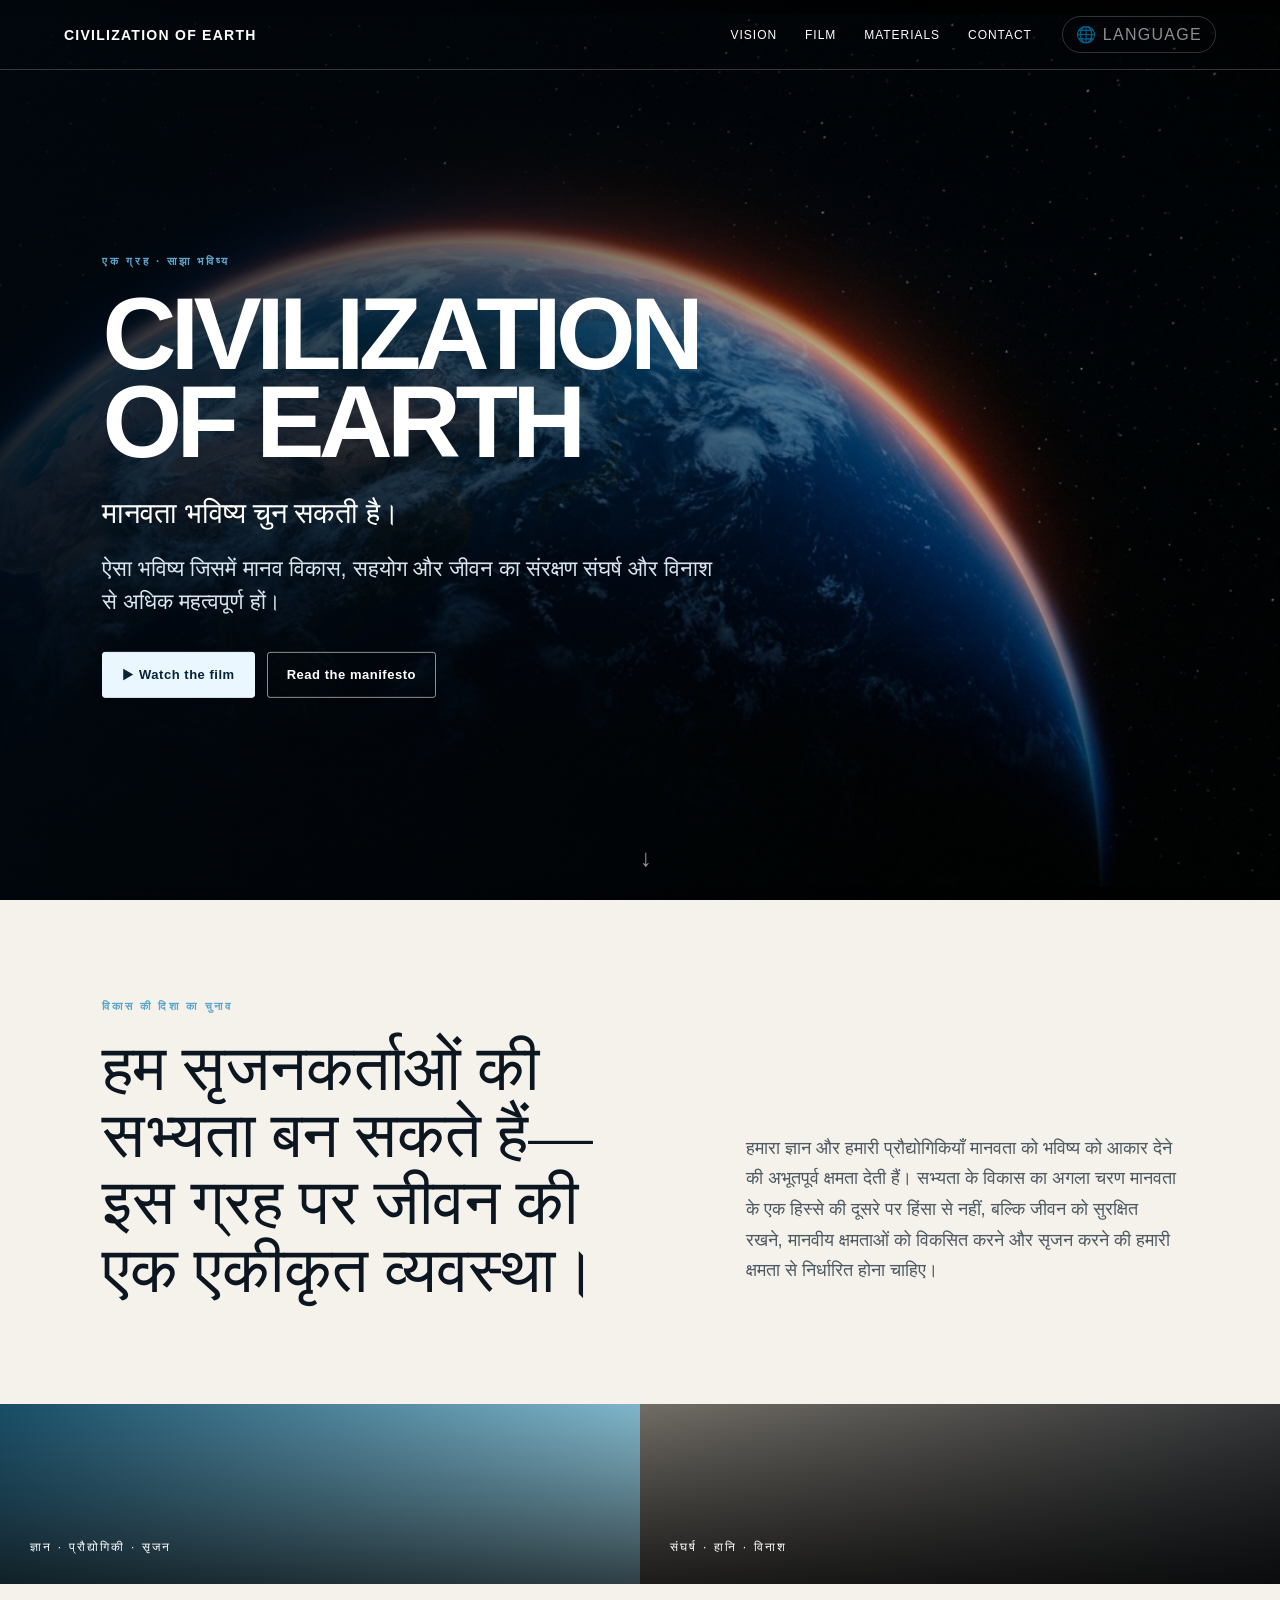
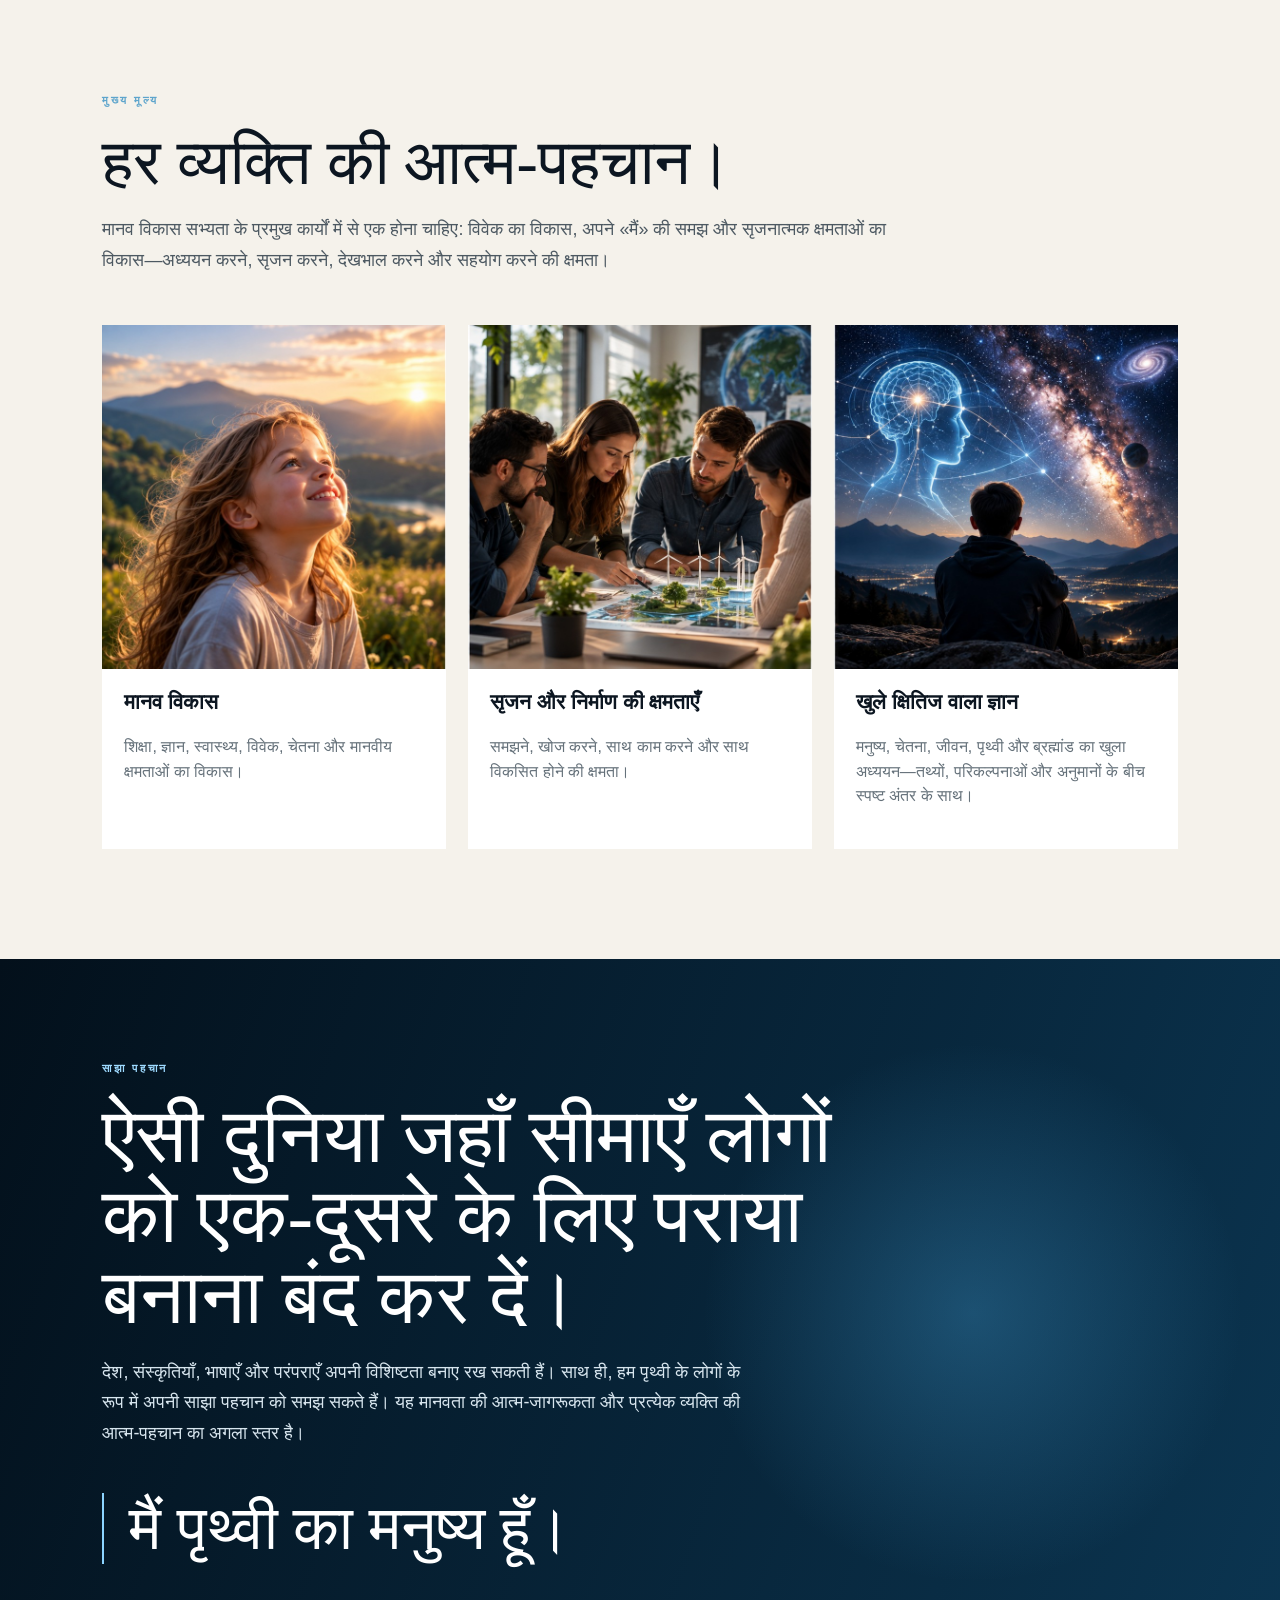
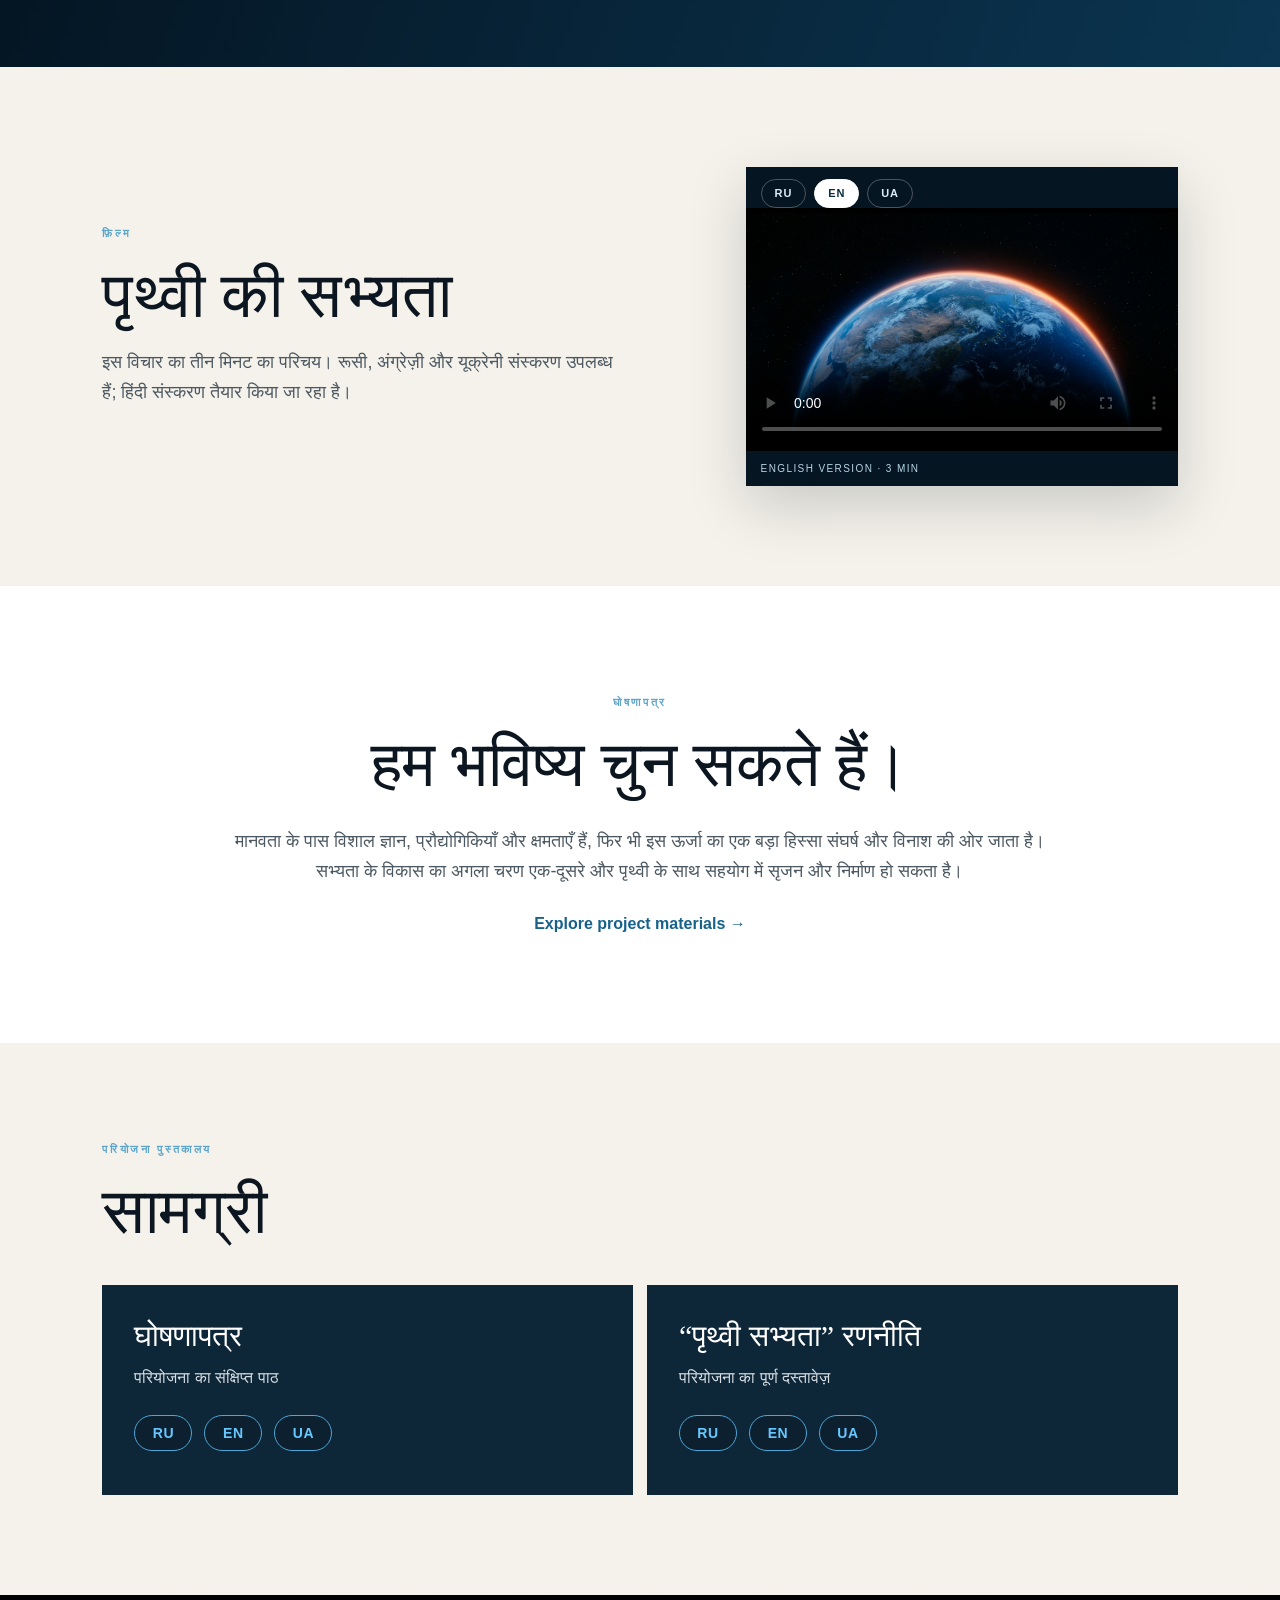
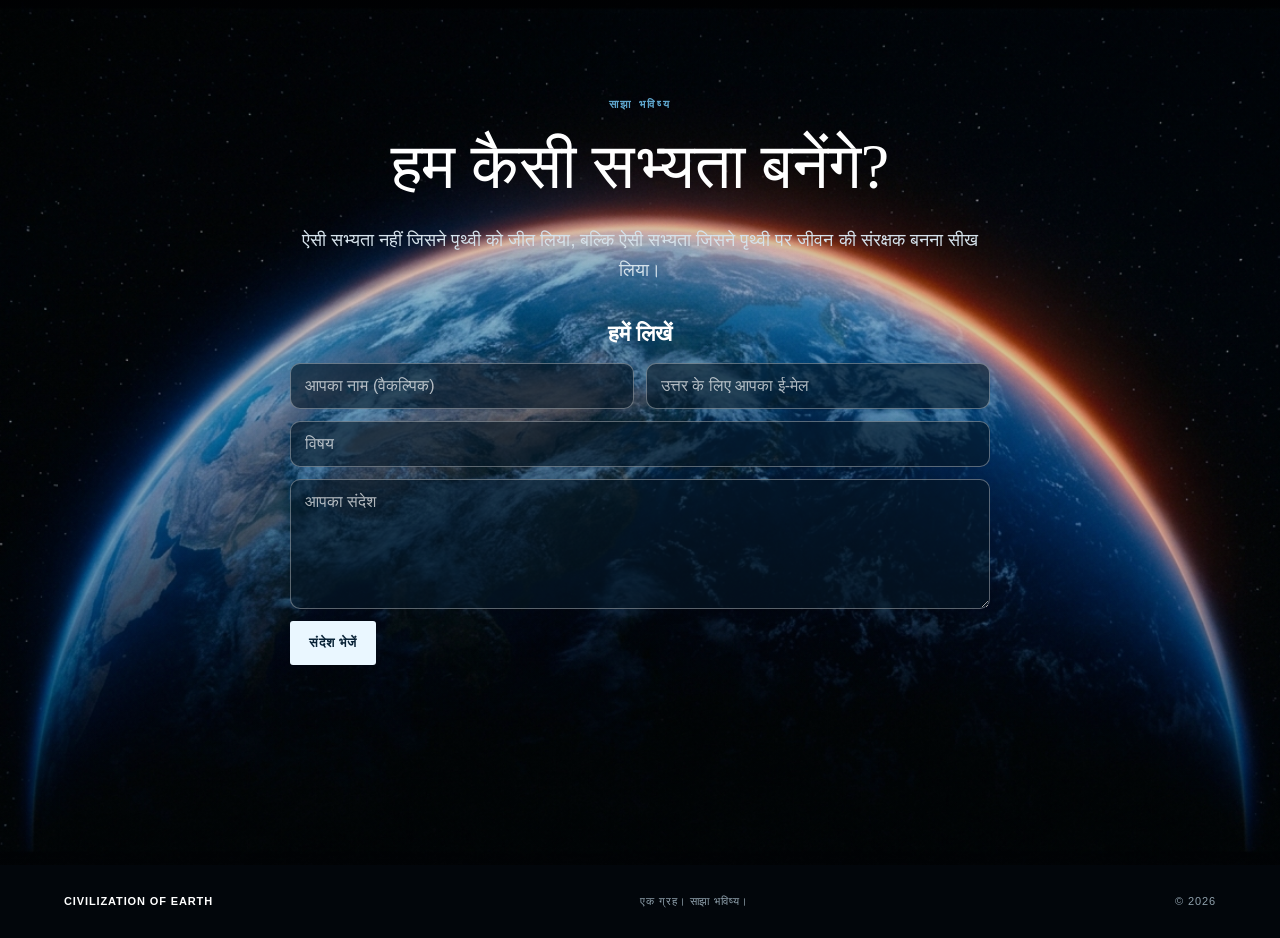
<file: hi/index.html>
<!doctype html>
<html lang="hi" dir="ltr">
<head>
<meta charset="utf-8"><meta name="viewport" content="width=device-width,initial-scale=1">
<title>पृथ्वी की सभ्यता</title>
<meta name="description" content="Humanity can choose a future centered on human development, cooperation and the preservation of life on Earth.">
<link rel="stylesheet" href="../styles.css">

<style>
.language-picker{position:relative;display:inline-block}
.language-picker>button{background:transparent;border:1px solid rgba(255,255,255,.35);border-radius:999px;padding:8px 13px;color:inherit;cursor:pointer;font:inherit}
.language-dropdown{display:none;position:absolute;right:0;top:calc(100% + 8px);z-index:1000;min-width:190px;max-height:70vh;overflow:auto;background:#f8f4ea;color:#132238;border:1px solid rgba(19,34,56,.18);border-radius:12px;padding:7px;box-shadow:0 14px 40px rgba(0,0,0,.18);text-align:left}
.language-picker.open .language-dropdown{display:block}
.language-dropdown a{display:block;padding:8px 10px;border-radius:7px;color:#132238;text-decoration:none;white-space:nowrap}
.language-dropdown a:hover{background:rgba(19,34,56,.08)}
html[dir="rtl"] .language-dropdown{right:auto;left:0;text-align:right}

.contactFormWrap{margin-top:30px;max-width:760px;width:100%}.contactFormTitle{margin:0 0 16px;font:600 22px/1.2 Georgia,serif}.contactForm{display:grid;grid-template-columns:1fr 1fr;gap:12px}.contactForm input,.contactForm textarea{box-sizing:border-box;width:100%;border:1px solid rgba(255,255,255,.34);background:rgba(5,24,38,.62);color:#fff;border-radius:10px;padding:13px 14px;font:inherit;outline:none}.contactForm input::placeholder,.contactForm textarea::placeholder{color:rgba(255,255,255,.68)}.contactForm input:focus,.contactForm textarea:focus{border-color:#72cfff}.contactForm .full{grid-column:1/-1}.contactForm textarea{min-height:130px;resize:vertical}.contactForm button{justify-self:start;border:0;cursor:pointer}.contactForm button[disabled]{opacity:.65;cursor:wait}.contactStatus{grid-column:1/-1;min-height:1.4em;margin:0;color:#9ee2b0}.contactStatus.error{color:#ffb3b3}.contactDirect{margin:16px 0 0;font-size:14px;color:rgba(255,255,255,.78)}.contactDirect a{color:#8bd7ff;text-decoration:none}.contactDirect a:hover{text-decoration:underline}.contactHp{position:absolute!important;left:-10000px!important;width:1px!important;height:1px!important;overflow:hidden!important}@media(max-width:680px){.contactForm{grid-template-columns:1fr}}
</style>
<style>
.materialGridDocs{grid-template-columns:repeat(2,minmax(0,1fr))!important}.materialGridDocs .materialDoc{background:#0d2638;color:#fff;padding:34px 32px;min-height:210px;box-sizing:border-box}.materialGridDocs .materialDoc>b{font-family:Georgia,serif;font-size:30px;line-height:1.12}.materialGridDocs .materialDoc p{color:#d8e0e5;font-size:16px}.materialGridDocs .docLinks{display:flex;gap:12px;flex-wrap:wrap;margin-top:28px}.materialGridDocs .docLinks a{display:inline-flex!important;align-items:center;justify-content:center;width:58px!important;height:36px!important;min-height:0!important;padding:0!important;border:1px solid #4ba7d8;border-radius:999px;color:#67c7ff!important;text-decoration:none;font:700 14px/1 Arial,sans-serif;letter-spacing:.04em;box-sizing:border-box}.materialGridDocs .docLinks a:hover{background:rgba(103,199,255,.12)}@media(max-width:760px){.materialGridDocs{grid-template-columns:1fr!important}.materialGridDocs .materialDoc>b{font-size:25px}}
</style>
</head>
<body>
<header class="nav"><a class="brand" href="#top">CIVILIZATION OF EARTH</a><nav><a href="#vision" data-i18n="navVision">Vision</a><a href="#film" data-i18n="navFilm">Film</a><a href="#materials" data-i18n="navMaterials">Materials</a><a href="#contact" data-i18n="navContact">Contact</a></nav><div class="langs"><div class="language-picker"><button type="button" aria-label="Choose language">🌐 Language</button><div class="language-dropdown"><a href="../index.html" lang="ru" dir="ltr">Русский</a>
<a href="../en/index.html" lang="en" dir="ltr">English</a>
<a href="../uk/index.html" lang="uk" dir="ltr">Українська</a>
<a href="../ar/index.html" lang="ar" dir="rtl">العربية</a>
<a href="../zh/index.html" lang="zh" dir="ltr">中文</a>
<a href="../es/index.html" lang="es" dir="ltr">Español</a>
<a href="../fr/index.html" lang="fr" dir="ltr">Français</a>
<a href="../hi/index.html" lang="hi" dir="ltr">हिन्दी</a>
<a href="../pt/index.html" lang="pt" dir="ltr">Português</a>
<a href="../de/index.html" lang="de" dir="ltr">Deutsch</a>
<a href="../tr/index.html" lang="tr" dir="ltr">Türkçe</a>
<a href="../he/index.html" lang="he" dir="rtl">עברית</a>
<a href="../ja/index.html" lang="ja" dir="ltr">日本語</a>
<a href="../ko/index.html" lang="ko" dir="ltr">한국어</a></div></div><button class="menu">☰</button></div></header>
<main id="top">
<section class="hero"><img class="heroEarth" src="../images/hero-earth.jpg" alt="Earth seen from space"><div class="heroShade"></div><div class="heroContent"><div class="eyebrow" data-i18n="eyebrow">एक ग्रह · साझा भविष्य</div><h1>CIVILIZATION<br>OF EARTH</h1><p class="heroStatement" data-i18n="heroStatement">मानवता भविष्य चुन सकती है।</p><p data-i18n="heroText">ऐसा भविष्य जिसमें मानव विकास, सहयोग और जीवन का संरक्षण संघर्ष और विनाश से अधिक महत्वपूर्ण हों।</p><div class="actions"><a class="btn primary" href="#film" data-i18n="watch">▶ Watch the film</a><a class="btn" href="#manifesto" data-i18n="manifestoBtn">Read the manifesto</a></div></div><div class="scroll">↓</div></section>
<section class="intro" id="vision"><div><div class="kicker" data-i18n="choiceKicker">विकास की दिशा का चुनाव</div><h2 data-i18n="choiceTitle">हम सृजनकर्ताओं की सभ्यता बन सकते हैं—इस ग्रह पर जीवन की एक एकीकृत व्यवस्था।</h2></div><p data-i18n="choiceText">हमारा ज्ञान और हमारी प्रौद्योगिकियाँ मानवता को भविष्य को आकार देने की अभूतपूर्व क्षमता देती हैं। सभ्यता के विकास का अगला चरण मानवता के एक हिस्से की दूसरे पर हिंसा से नहीं, बल्कि जीवन को सुरक्षित रखने, मानवीय क्षमताओं को विकसित करने और सृजन करने की हमारी क्षमता से निर्धारित होना चाहिए।</p></section>
<section class="split"><div class="panel image-city"><span data-i18n="knowledge">ज्ञान · प्रौद्योगिकी · सृजन</span></div><div class="panel image-ruins"><span data-i18n="cost">संघर्ष · हानि · विनाश</span></div></section>
<section class="human"><div class="kicker" data-i18n="valueKicker">मुख्य मूल्य</div><h2 data-i18n="valueTitle">हर व्यक्ति की आत्म-पहचान।</h2><p class="lead" data-i18n="valueText">मानव विकास सभ्यता के प्रमुख कार्यों में से एक होना चाहिए: विवेक का विकास, अपने «मैं» की समझ और सृजनात्मक क्षमताओं का विकास—अध्ययन करने, सृजन करने, देखभाल करने और सहयोग करने की क्षमता।</p><div class="cards"><article><div class="cardImg img-child"></div><h3 data-i18n="card1t">मानव विकास</h3><p data-i18n="card1p">शिक्षा, ज्ञान, स्वास्थ्य, विवेक, चेतना और मानवीय क्षमताओं का विकास।</p></article><article><div class="cardImg img-science"></div><h3 data-i18n="card2t">सृजन और निर्माण की क्षमताएँ</h3><p data-i18n="card2p">समझने, खोज करने, साथ काम करने और साथ विकसित होने की क्षमता।</p></article><article><div class="cardImg img-cosmos"></div><h3 data-i18n="card3t">खुले क्षितिज वाला ज्ञान</h3><p data-i18n="card3p">मनुष्य, चेतना, जीवन, पृथ्वी और ब्रह्मांड का खुला अध्ययन—तथ्यों, परिकल्पनाओं और अनुमानों के बीच स्पष्ट अंतर के साथ।</p></article></div></section>
<section class="identity"><div class="identityText"><div class="kicker" data-i18n="identityKicker">साझा पहचान</div><h2 data-i18n="identityTitle">ऐसी दुनिया जहाँ सीमाएँ लोगों को एक-दूसरे के लिए पराया बनाना बंद कर दें।</h2><p data-i18n="identityText">देश, संस्कृतियाँ, भाषाएँ और परंपराएँ अपनी विशिष्टता बनाए रख सकती हैं। साथ ही, हम पृथ्वी के लोगों के रूप में अपनी साझा पहचान को समझ सकते हैं। यह मानवता की आत्म-जागरूकता और प्रत्येक व्यक्ति की आत्म-पहचान का अगला स्तर है।</p><blockquote data-i18n="earthPerson">मैं पृथ्वी का मनुष्य हूँ।</blockquote></div></section>
<section class="film" id="film"><div><div class="kicker" data-i18n="filmKicker">फ़िल्म</div><h2 data-i18n="filmTitle">पृथ्वी की सभ्यता</h2><p data-i18n="filmText">इस विचार का तीन मिनट का परिचय। रूसी, अंग्रेज़ी और यूक्रेनी संस्करण उपलब्ध हैं; हिंदी संस्करण तैयार किया जा रहा है।</p></div><div class="videoFrame"><div class="videoLanguages" role="group" aria-label="Film language"><button class="videoLangBtn" type="button" data-src="../assets/civilization-of-earth-ru.mp4" data-note="Русская версия · 3 мин">RU</button><button class="videoLangBtn active" type="button" data-src="../assets/civilization-of-earth-en.mp4" data-note="English version · 3 min">EN</button><button class="videoLangBtn" type="button" data-src="../assets/civilization-of-earth-uk.mp4" data-note="Українська версія · 3 хв">UA</button></div><video controls preload="metadata" poster="../images/hero-earth.jpg"><source src="../assets/civilization-of-earth-en.mp4" type="video/mp4">Your browser does not support HTML5 video.</video><div class="videoNote">English version · 3 min</div></div></section>
<section class="manifesto" id="manifesto"><div class="kicker" data-i18n="manifestoKicker">घोषणापत्र</div><h2 data-i18n="manifestoTitle">हम भविष्य चुन सकते हैं।</h2><p data-i18n="manifestoText">मानवता के पास विशाल ज्ञान, प्रौद्योगिकियाँ और क्षमताएँ हैं, फिर भी इस ऊर्जा का एक बड़ा हिस्सा संघर्ष और विनाश की ओर जाता है। सभ्यता के विकास का अगला चरण एक-दूसरे और पृथ्वी के साथ सहयोग में सृजन और निर्माण हो सकता है।</p><a class="textLink" href="#materials" data-i18n="readMaterials">Explore project materials →</a></section>
<section class="materials" id="materials"><div class="kicker" data-i18n="materialsKicker">परियोजना पुस्तकालय</div><h2 data-i18n="materialsTitle">सामग्री</h2><div class="materialGrid materialGridDocs">
<article class="materialDoc"><b>घोषणापत्र</b><p>परियोजना का संक्षिप्त पाठ</p><div class="docLinks"><a href="../documents/Manifesto_RU.pdf" target="_blank">RU</a><a href="../documents/Manifesto_EN.pdf" target="_blank">EN</a><a href="../documents/Manifesto_UA.pdf" target="_blank">UA</a></div></article>
<article class="materialDoc"><b>“पृथ्वी सभ्यता” रणनीति</b><p>परियोजना का पूर्ण दस्तावेज़</p><div class="docLinks"><a href="../documents/Civilization_of_Earth_RU.pdf" target="_blank">RU</a><a href="../documents/Civilization_of_Earth_EN.pdf" target="_blank">EN</a><a href="../documents/Civilization_of_Earth_UA.pdf" target="_blank">UA</a></div></article>
</div></section>
<section class="closing" id="contact"><div class="earthGlow"></div><div class="closingContent"><div class="kicker" data-i18n="futureKicker">साझा भविष्य</div><h2 data-i18n="futureTitle">हम कैसी सभ्यता बनेंगे?</h2><p data-i18n="futureText">ऐसी सभ्यता नहीं जिसने पृथ्वी को जीत लिया, बल्कि ऐसी सभ्यता जिसने पृथ्वी पर जीवन की संरक्षक बनना सीख लिया।</p><div class="contactFormWrap"><h3 class="contactFormTitle">हमें लिखें</h3><form class="contactForm" action="https://formspree.io/f/xwlpqalw" method="POST" data-success="धन्यवाद। आपका संदेश भेज दिया गया है।" data-error="संदेश नहीं भेजा जा सका। कृपया फिर प्रयास करें।"><input type="text" name="name" autocomplete="name" placeholder="आपका नाम (वैकल्पिक)"><input type="email" name="email" autocomplete="email" placeholder="उत्तर के लिए आपका ई-मेल"><input class="full" type="text" name="subject" placeholder="विषय"><textarea class="full" name="message" required placeholder="आपका संदेश"></textarea><label class="contactHp" aria-hidden="true">Website<input type="text" name="website" tabindex="-1" autocomplete="off"></label><input type="hidden" name="_subject" value="Civilization of Earth — website message"><button class="btn primary" type="submit">संदेश भेजें</button><p class="contactStatus" role="status" aria-live="polite"></p></form></div></div></section>
</main>
<footer><b>CIVILIZATION OF EARTH</b><span data-i18n="footer">एक ग्रह। साझा भविष्य।</span><span>© 2026</span></footer>
<script src="../script.js"></script>

<script>
document.addEventListener('click',function(e){
 const p=e.target.closest('.language-picker');
 document.querySelectorAll('.language-picker.open').forEach(x=>{if(x!==p)x.classList.remove('open')});
 if(e.target.closest('.language-picker>button')){e.preventDefault();p.classList.toggle('open');}
});
</script>

<script>
document.querySelectorAll('.contactForm').forEach(function(form){
 const status=form.querySelector('.contactStatus'), btn=form.querySelector('button[type="submit"]');
 form.addEventListener('submit',async function(e){
  e.preventDefault(); status.textContent=''; status.classList.remove('error'); btn.disabled=true;
  try{const r=await fetch(form.action,{method:'POST',body:new FormData(form),headers:{'Accept':'application/json'}}); if(r.ok){form.reset();status.textContent=form.dataset.success;}else{throw new Error('send');}}
  catch(err){status.textContent=form.dataset.error;status.classList.add('error');}
  finally{btn.disabled=false;}
 });
});
</script>
</body></html>
</file>
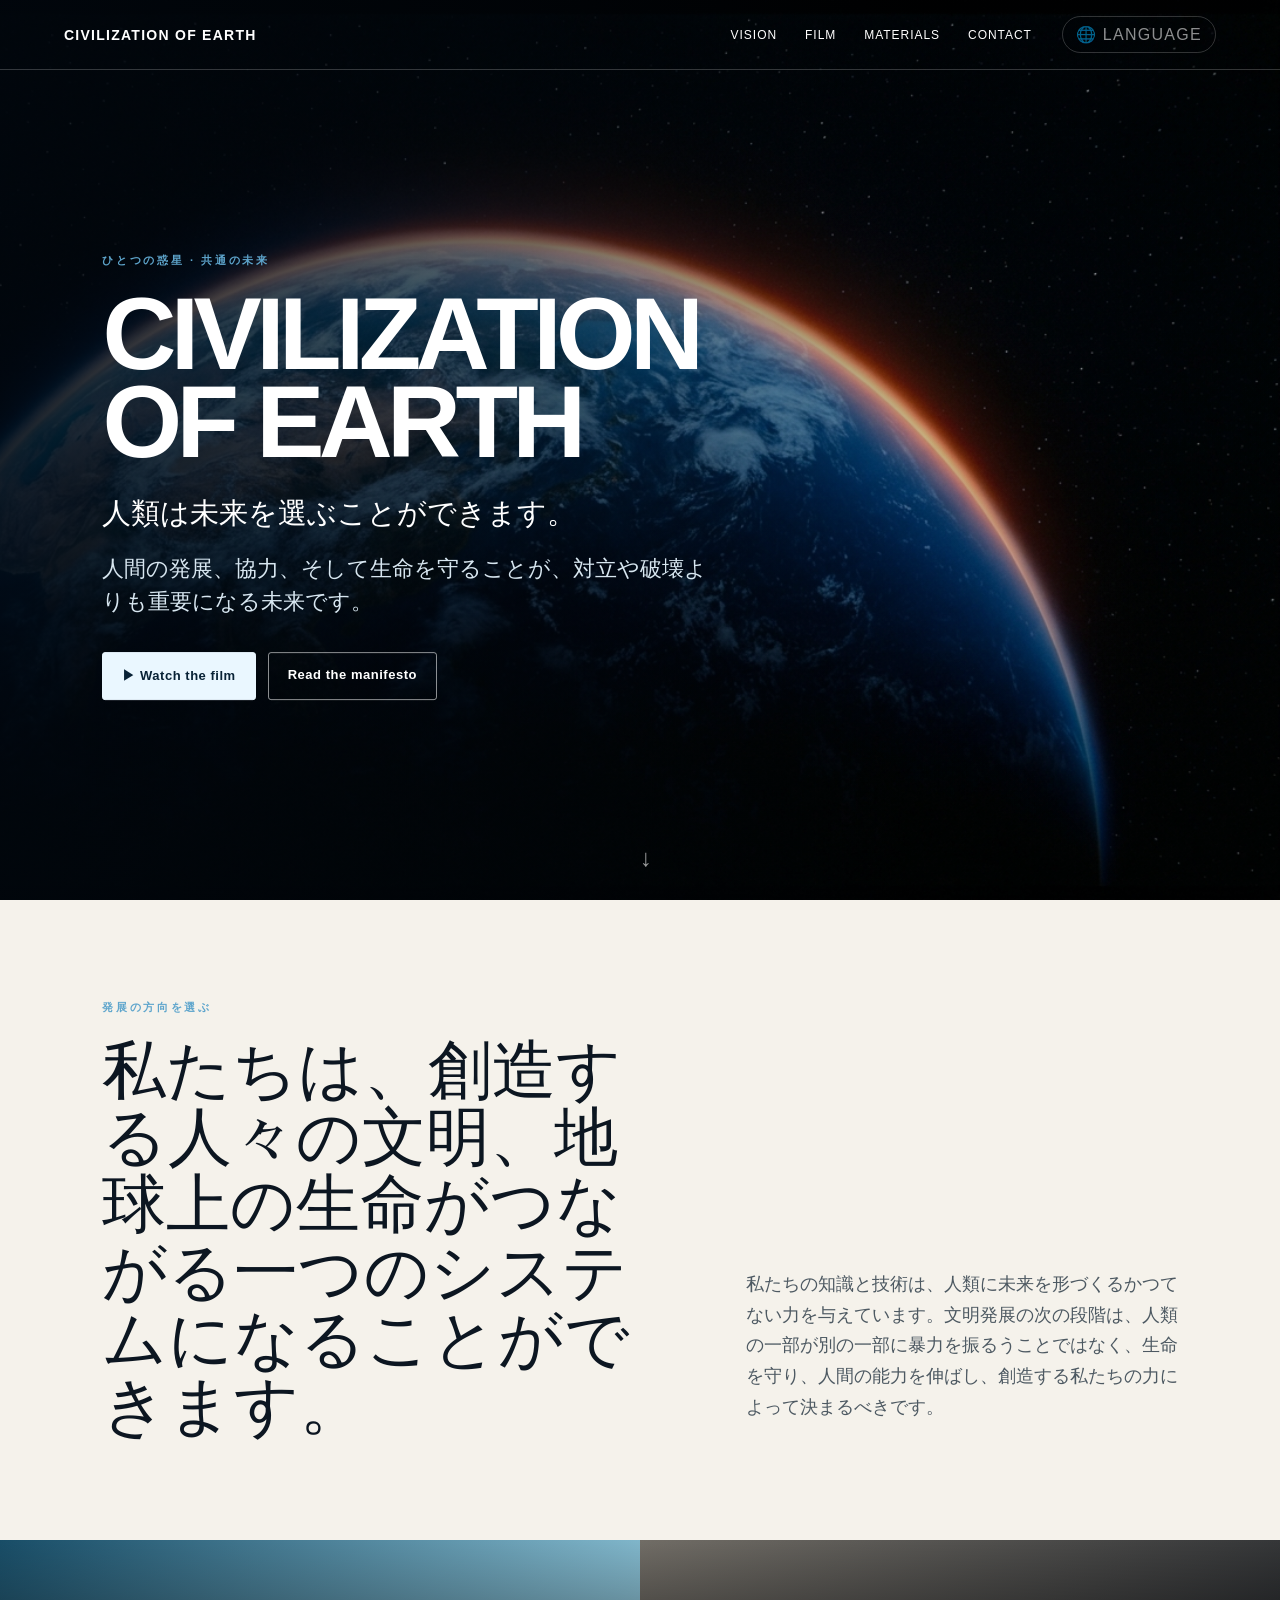
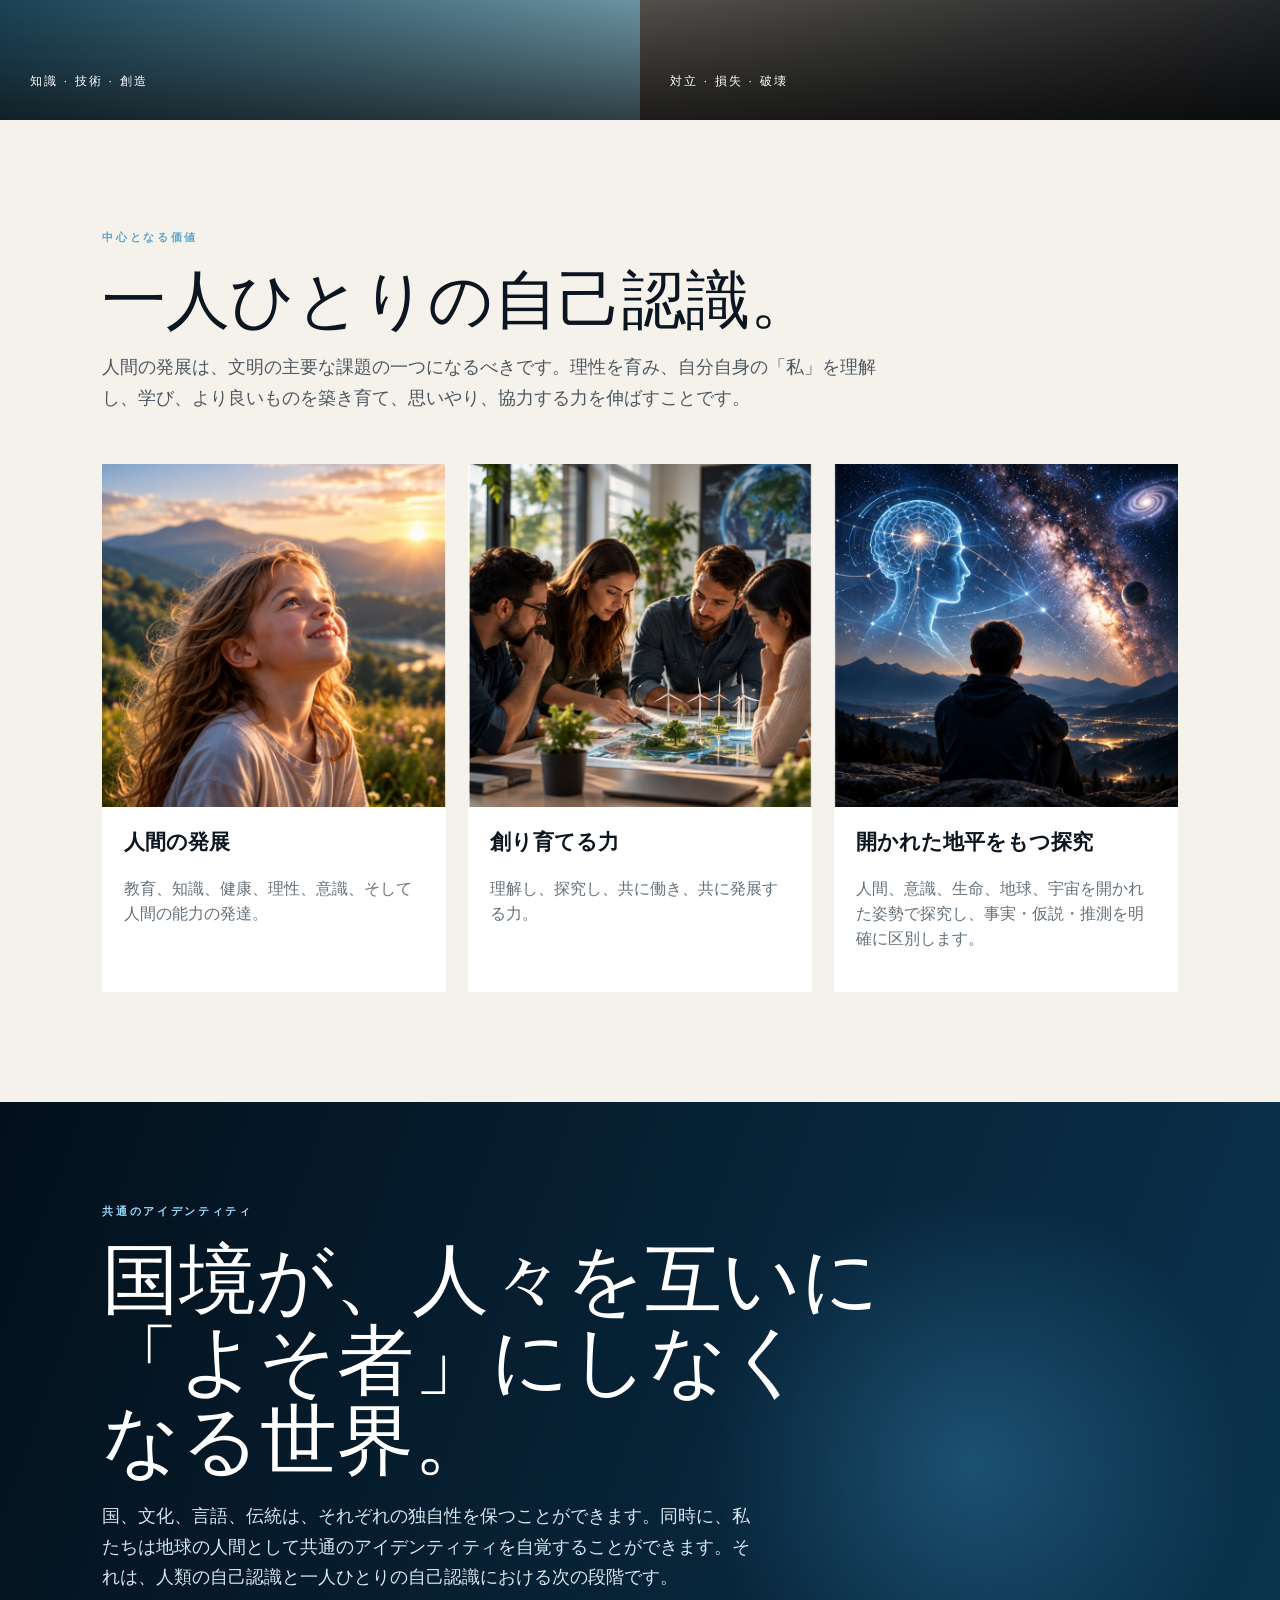
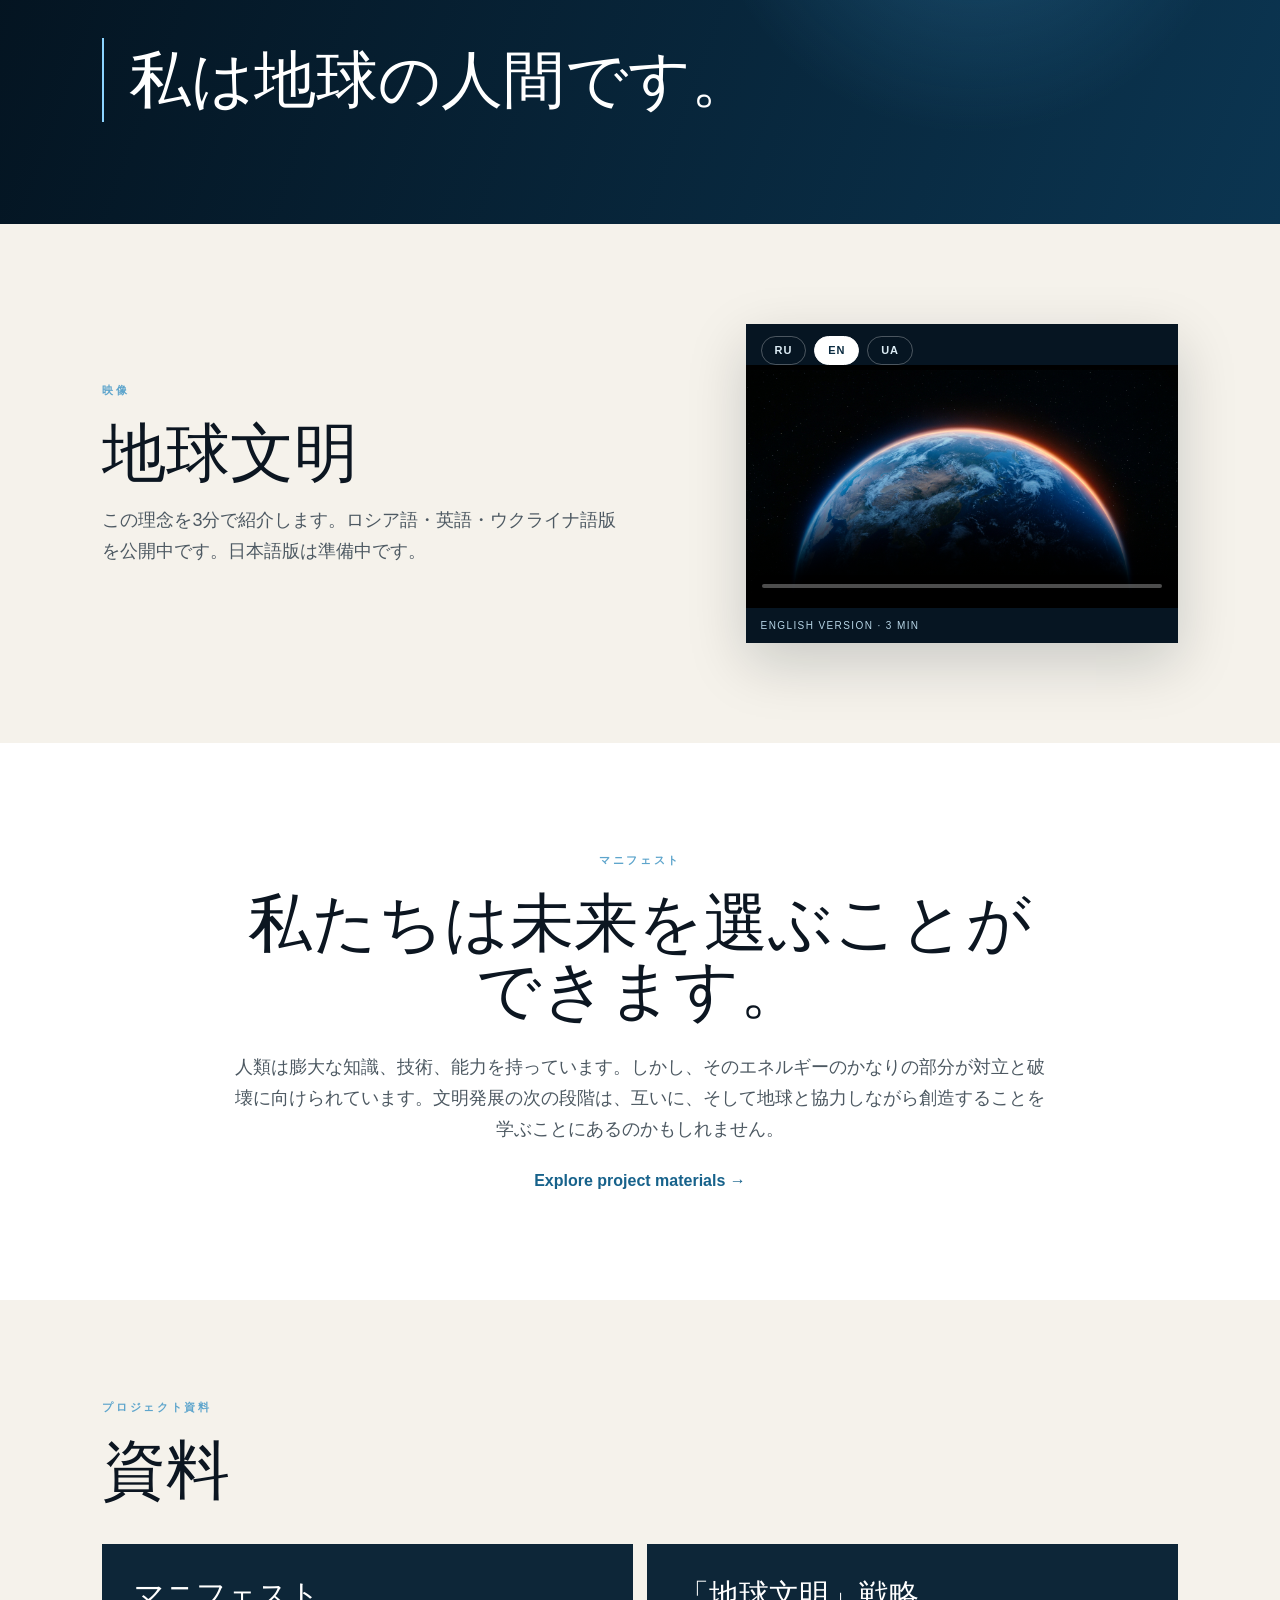
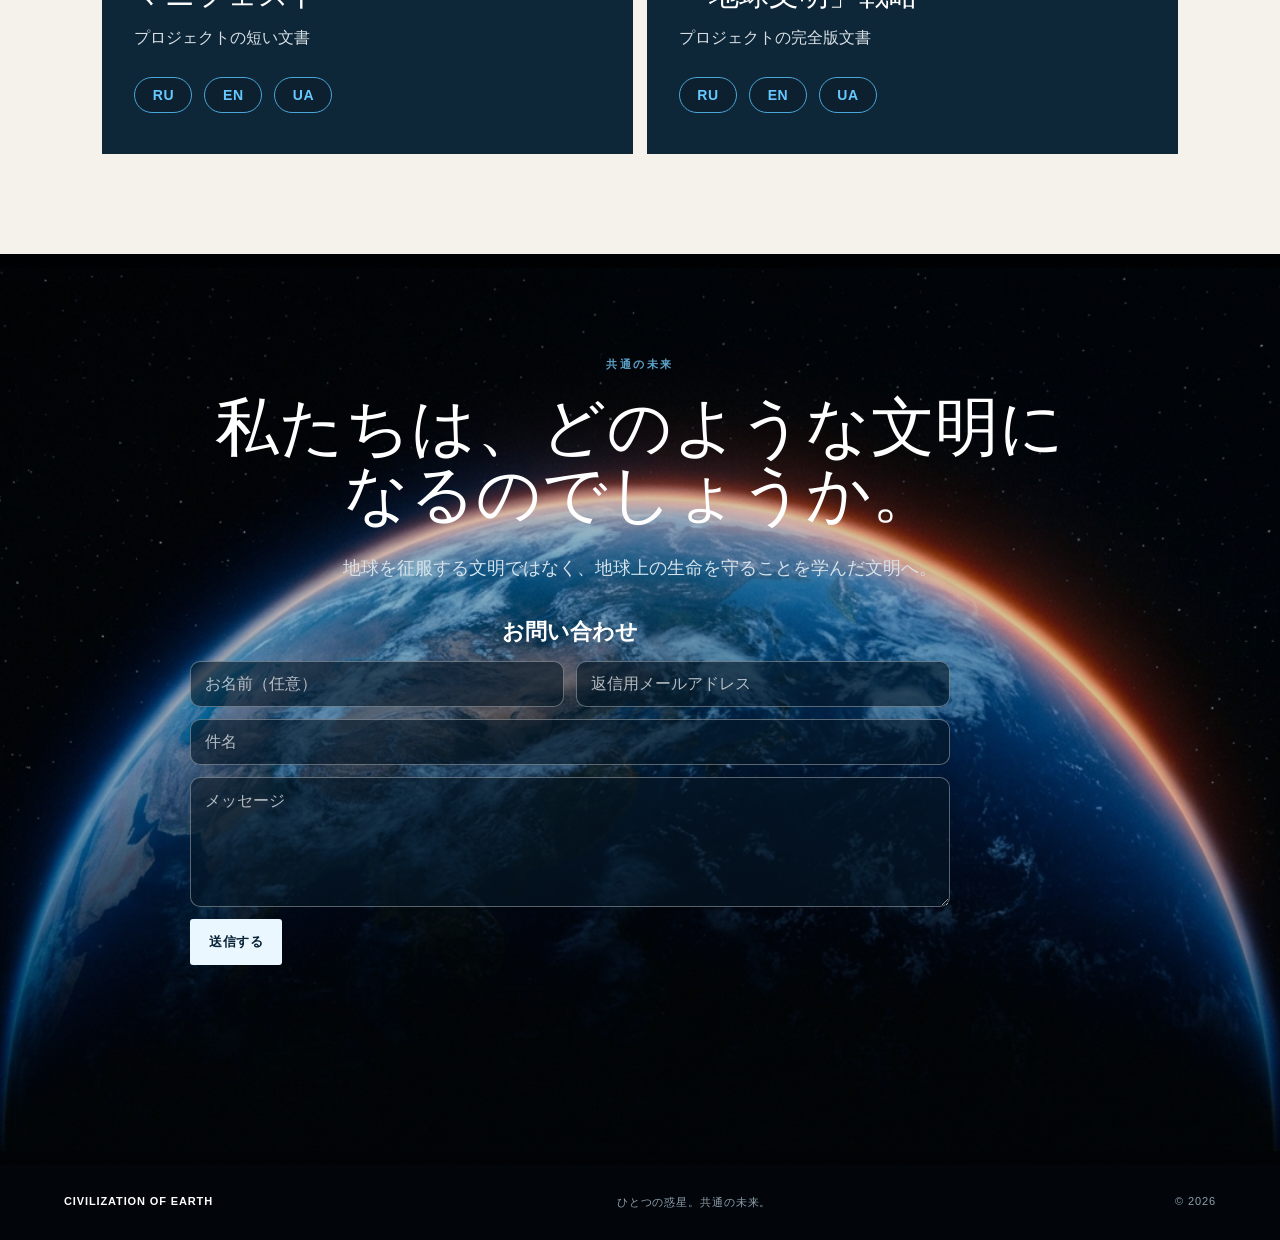
<file: ja/index.html>
<!doctype html>
<html lang="ja" dir="ltr">
<head>
<meta charset="utf-8"><meta name="viewport" content="width=device-width,initial-scale=1">
<title>地球文明</title>
<meta name="description" content="Humanity can choose a future centered on human development, cooperation and the preservation of life on Earth.">
<link rel="stylesheet" href="../styles.css">

<style>
.language-picker{position:relative;display:inline-block}
.language-picker>button{background:transparent;border:1px solid rgba(255,255,255,.35);border-radius:999px;padding:8px 13px;color:inherit;cursor:pointer;font:inherit}
.language-dropdown{display:none;position:absolute;right:0;top:calc(100% + 8px);z-index:1000;min-width:190px;max-height:70vh;overflow:auto;background:#f8f4ea;color:#132238;border:1px solid rgba(19,34,56,.18);border-radius:12px;padding:7px;box-shadow:0 14px 40px rgba(0,0,0,.18);text-align:left}
.language-picker.open .language-dropdown{display:block}
.language-dropdown a{display:block;padding:8px 10px;border-radius:7px;color:#132238;text-decoration:none;white-space:nowrap}
.language-dropdown a:hover{background:rgba(19,34,56,.08)}
html[dir="rtl"] .language-dropdown{right:auto;left:0;text-align:right}

.contactFormWrap{margin-top:30px;max-width:760px;width:100%}.contactFormTitle{margin:0 0 16px;font:600 22px/1.2 Georgia,serif}.contactForm{display:grid;grid-template-columns:1fr 1fr;gap:12px}.contactForm input,.contactForm textarea{box-sizing:border-box;width:100%;border:1px solid rgba(255,255,255,.34);background:rgba(5,24,38,.62);color:#fff;border-radius:10px;padding:13px 14px;font:inherit;outline:none}.contactForm input::placeholder,.contactForm textarea::placeholder{color:rgba(255,255,255,.68)}.contactForm input:focus,.contactForm textarea:focus{border-color:#72cfff}.contactForm .full{grid-column:1/-1}.contactForm textarea{min-height:130px;resize:vertical}.contactForm button{justify-self:start;border:0;cursor:pointer}.contactForm button[disabled]{opacity:.65;cursor:wait}.contactStatus{grid-column:1/-1;min-height:1.4em;margin:0;color:#9ee2b0}.contactStatus.error{color:#ffb3b3}.contactDirect{margin:16px 0 0;font-size:14px;color:rgba(255,255,255,.78)}.contactDirect a{color:#8bd7ff;text-decoration:none}.contactDirect a:hover{text-decoration:underline}.contactHp{position:absolute!important;left:-10000px!important;width:1px!important;height:1px!important;overflow:hidden!important}@media(max-width:680px){.contactForm{grid-template-columns:1fr}}
</style>
<style>
.materialGridDocs{grid-template-columns:repeat(2,minmax(0,1fr))!important}.materialGridDocs .materialDoc{background:#0d2638;color:#fff;padding:34px 32px;min-height:210px;box-sizing:border-box}.materialGridDocs .materialDoc>b{font-family:Georgia,serif;font-size:30px;line-height:1.12}.materialGridDocs .materialDoc p{color:#d8e0e5;font-size:16px}.materialGridDocs .docLinks{display:flex;gap:12px;flex-wrap:wrap;margin-top:28px}.materialGridDocs .docLinks a{display:inline-flex!important;align-items:center;justify-content:center;width:58px!important;height:36px!important;min-height:0!important;padding:0!important;border:1px solid #4ba7d8;border-radius:999px;color:#67c7ff!important;text-decoration:none;font:700 14px/1 Arial,sans-serif;letter-spacing:.04em;box-sizing:border-box}.materialGridDocs .docLinks a:hover{background:rgba(103,199,255,.12)}@media(max-width:760px){.materialGridDocs{grid-template-columns:1fr!important}.materialGridDocs .materialDoc>b{font-size:25px}}
</style>
</head>
<body>
<header class="nav"><a class="brand" href="#top">CIVILIZATION OF EARTH</a><nav><a href="#vision" data-i18n="navVision">Vision</a><a href="#film" data-i18n="navFilm">Film</a><a href="#materials" data-i18n="navMaterials">Materials</a><a href="#contact" data-i18n="navContact">Contact</a></nav><div class="langs"><div class="language-picker"><button type="button" aria-label="Choose language">🌐 Language</button><div class="language-dropdown"><a href="../index.html" lang="ru" dir="ltr">Русский</a>
<a href="../en/index.html" lang="en" dir="ltr">English</a>
<a href="../uk/index.html" lang="uk" dir="ltr">Українська</a>
<a href="../ar/index.html" lang="ar" dir="rtl">العربية</a>
<a href="../zh/index.html" lang="zh" dir="ltr">中文</a>
<a href="../es/index.html" lang="es" dir="ltr">Español</a>
<a href="../fr/index.html" lang="fr" dir="ltr">Français</a>
<a href="../hi/index.html" lang="hi" dir="ltr">हिन्दी</a>
<a href="../pt/index.html" lang="pt" dir="ltr">Português</a>
<a href="../de/index.html" lang="de" dir="ltr">Deutsch</a>
<a href="../tr/index.html" lang="tr" dir="ltr">Türkçe</a>
<a href="../he/index.html" lang="he" dir="rtl">עברית</a>
<a href="../ja/index.html" lang="ja" dir="ltr">日本語</a>
<a href="../ko/index.html" lang="ko" dir="ltr">한국어</a></div></div><button class="menu">☰</button></div></header>
<main id="top">
<section class="hero"><img class="heroEarth" src="../images/hero-earth.jpg" alt="Earth seen from space"><div class="heroShade"></div><div class="heroContent"><div class="eyebrow" data-i18n="eyebrow">ひとつの惑星 · 共通の未来</div><h1>CIVILIZATION<br>OF EARTH</h1><p class="heroStatement" data-i18n="heroStatement">人類は未来を選ぶことができます。</p><p data-i18n="heroText">人間の発展、協力、そして生命を守ることが、対立や破壊よりも重要になる未来です。</p><div class="actions"><a class="btn primary" href="#film" data-i18n="watch">▶ Watch the film</a><a class="btn" href="#manifesto" data-i18n="manifestoBtn">Read the manifesto</a></div></div><div class="scroll">↓</div></section>
<section class="intro" id="vision"><div><div class="kicker" data-i18n="choiceKicker">発展の方向を選ぶ</div><h2 data-i18n="choiceTitle">私たちは、創造する人々の文明、地球上の生命がつながる一つのシステムになることができます。</h2></div><p data-i18n="choiceText">私たちの知識と技術は、人類に未来を形づくるかつてない力を与えています。文明発展の次の段階は、人類の一部が別の一部に暴力を振るうことではなく、生命を守り、人間の能力を伸ばし、創造する私たちの力によって決まるべきです。</p></section>
<section class="split"><div class="panel image-city"><span data-i18n="knowledge">知識 · 技術 · 創造</span></div><div class="panel image-ruins"><span data-i18n="cost">対立 · 損失 · 破壊</span></div></section>
<section class="human"><div class="kicker" data-i18n="valueKicker">中心となる価値</div><h2 data-i18n="valueTitle">一人ひとりの自己認識。</h2><p class="lead" data-i18n="valueText">人間の発展は、文明の主要な課題の一つになるべきです。理性を育み、自分自身の「私」を理解し、学び、より良いものを築き育て、思いやり、協力する力を伸ばすことです。</p><div class="cards"><article><div class="cardImg img-child"></div><h3 data-i18n="card1t">人間の発展</h3><p data-i18n="card1p">教育、知識、健康、理性、意識、そして人間の能力の発達。</p></article><article><div class="cardImg img-science"></div><h3 data-i18n="card2t">創り育てる力</h3><p data-i18n="card2p">理解し、探究し、共に働き、共に発展する力。</p></article><article><div class="cardImg img-cosmos"></div><h3 data-i18n="card3t">開かれた地平をもつ探究</h3><p data-i18n="card3p">人間、意識、生命、地球、宇宙を開かれた姿勢で探究し、事実・仮説・推測を明確に区別します。</p></article></div></section>
<section class="identity"><div class="identityText"><div class="kicker" data-i18n="identityKicker">共通のアイデンティティ</div><h2 data-i18n="identityTitle">国境が、人々を互いに「よそ者」にしなくなる世界。</h2><p data-i18n="identityText">国、文化、言語、伝統は、それぞれの独自性を保つことができます。同時に、私たちは地球の人間として共通のアイデンティティを自覚することができます。それは、人類の自己認識と一人ひとりの自己認識における次の段階です。</p><blockquote data-i18n="earthPerson">私は地球の人間です。</blockquote></div></section>
<section class="film" id="film"><div><div class="kicker" data-i18n="filmKicker">映像</div><h2 data-i18n="filmTitle">地球文明</h2><p data-i18n="filmText">この理念を3分で紹介します。ロシア語・英語・ウクライナ語版を公開中です。日本語版は準備中です。</p></div><div class="videoFrame"><div class="videoLanguages" role="group" aria-label="Film language"><button class="videoLangBtn" type="button" data-src="../assets/civilization-of-earth-ru.mp4" data-note="Русская версия · 3 мин">RU</button><button class="videoLangBtn active" type="button" data-src="../assets/civilization-of-earth-en.mp4" data-note="English version · 3 min">EN</button><button class="videoLangBtn" type="button" data-src="../assets/civilization-of-earth-uk.mp4" data-note="Українська версія · 3 хв">UA</button></div><video controls preload="metadata" poster="../images/hero-earth.jpg"><source src="../assets/civilization-of-earth-en.mp4" type="video/mp4">Your browser does not support HTML5 video.</video><div class="videoNote">English version · 3 min</div></div></section>
<section class="manifesto" id="manifesto"><div class="kicker" data-i18n="manifestoKicker">マニフェスト</div><h2 data-i18n="manifestoTitle">私たちは未来を選ぶことができます。</h2><p data-i18n="manifestoText">人類は膨大な知識、技術、能力を持っています。しかし、そのエネルギーのかなりの部分が対立と破壊に向けられています。文明発展の次の段階は、互いに、そして地球と協力しながら創造することを学ぶことにあるのかもしれません。</p><a class="textLink" href="#materials" data-i18n="readMaterials">Explore project materials →</a></section>
<section class="materials" id="materials"><div class="kicker" data-i18n="materialsKicker">プロジェクト資料</div><h2 data-i18n="materialsTitle">資料</h2><div class="materialGrid materialGridDocs">
<article class="materialDoc"><b>マニフェスト</b><p>プロジェクトの短い文書</p><div class="docLinks"><a href="../documents/Manifesto_RU.pdf" target="_blank">RU</a><a href="../documents/Manifesto_EN.pdf" target="_blank">EN</a><a href="../documents/Manifesto_UA.pdf" target="_blank">UA</a></div></article>
<article class="materialDoc"><b>「地球文明」戦略</b><p>プロジェクトの完全版文書</p><div class="docLinks"><a href="../documents/Civilization_of_Earth_RU.pdf" target="_blank">RU</a><a href="../documents/Civilization_of_Earth_EN.pdf" target="_blank">EN</a><a href="../documents/Civilization_of_Earth_UA.pdf" target="_blank">UA</a></div></article>
</div></section>
<section class="closing" id="contact"><div class="earthGlow"></div><div class="closingContent"><div class="kicker" data-i18n="futureKicker">共通の未来</div><h2 data-i18n="futureTitle">私たちは、どのような文明になるのでしょうか。</h2><p data-i18n="futureText">地球を征服する文明ではなく、地球上の生命を守ることを学んだ文明へ。</p><div class="contactFormWrap"><h3 class="contactFormTitle">お問い合わせ</h3><form class="contactForm" action="https://formspree.io/f/xwlpqalw" method="POST" data-success="ありがとうございます。メッセージを送信しました。" data-error="送信できませんでした。もう一度お試しください。"><input type="text" name="name" autocomplete="name" placeholder="お名前（任意）"><input type="email" name="email" autocomplete="email" placeholder="返信用メールアドレス"><input class="full" type="text" name="subject" placeholder="件名"><textarea class="full" name="message" required placeholder="メッセージ"></textarea><label class="contactHp" aria-hidden="true">Website<input type="text" name="website" tabindex="-1" autocomplete="off"></label><input type="hidden" name="_subject" value="Civilization of Earth — website message"><button class="btn primary" type="submit">送信する</button><p class="contactStatus" role="status" aria-live="polite"></p></form></div></div></section>
</main>
<footer><b>CIVILIZATION OF EARTH</b><span data-i18n="footer">ひとつの惑星。共通の未来。</span><span>© 2026</span></footer>
<script src="../script.js"></script>

<script>
document.addEventListener('click',function(e){
 const p=e.target.closest('.language-picker');
 document.querySelectorAll('.language-picker.open').forEach(x=>{if(x!==p)x.classList.remove('open')});
 if(e.target.closest('.language-picker>button')){e.preventDefault();p.classList.toggle('open');}
});
</script>

<script>
document.querySelectorAll('.contactForm').forEach(function(form){
 const status=form.querySelector('.contactStatus'), btn=form.querySelector('button[type="submit"]');
 form.addEventListener('submit',async function(e){
  e.preventDefault(); status.textContent=''; status.classList.remove('error'); btn.disabled=true;
  try{const r=await fetch(form.action,{method:'POST',body:new FormData(form),headers:{'Accept':'application/json'}}); if(r.ok){form.reset();status.textContent=form.dataset.success;}else{throw new Error('send');}}
  catch(err){status.textContent=form.dataset.error;status.classList.add('error');}
  finally{btn.disabled=false;}
 });
});
</script>
</body></html>
</file>
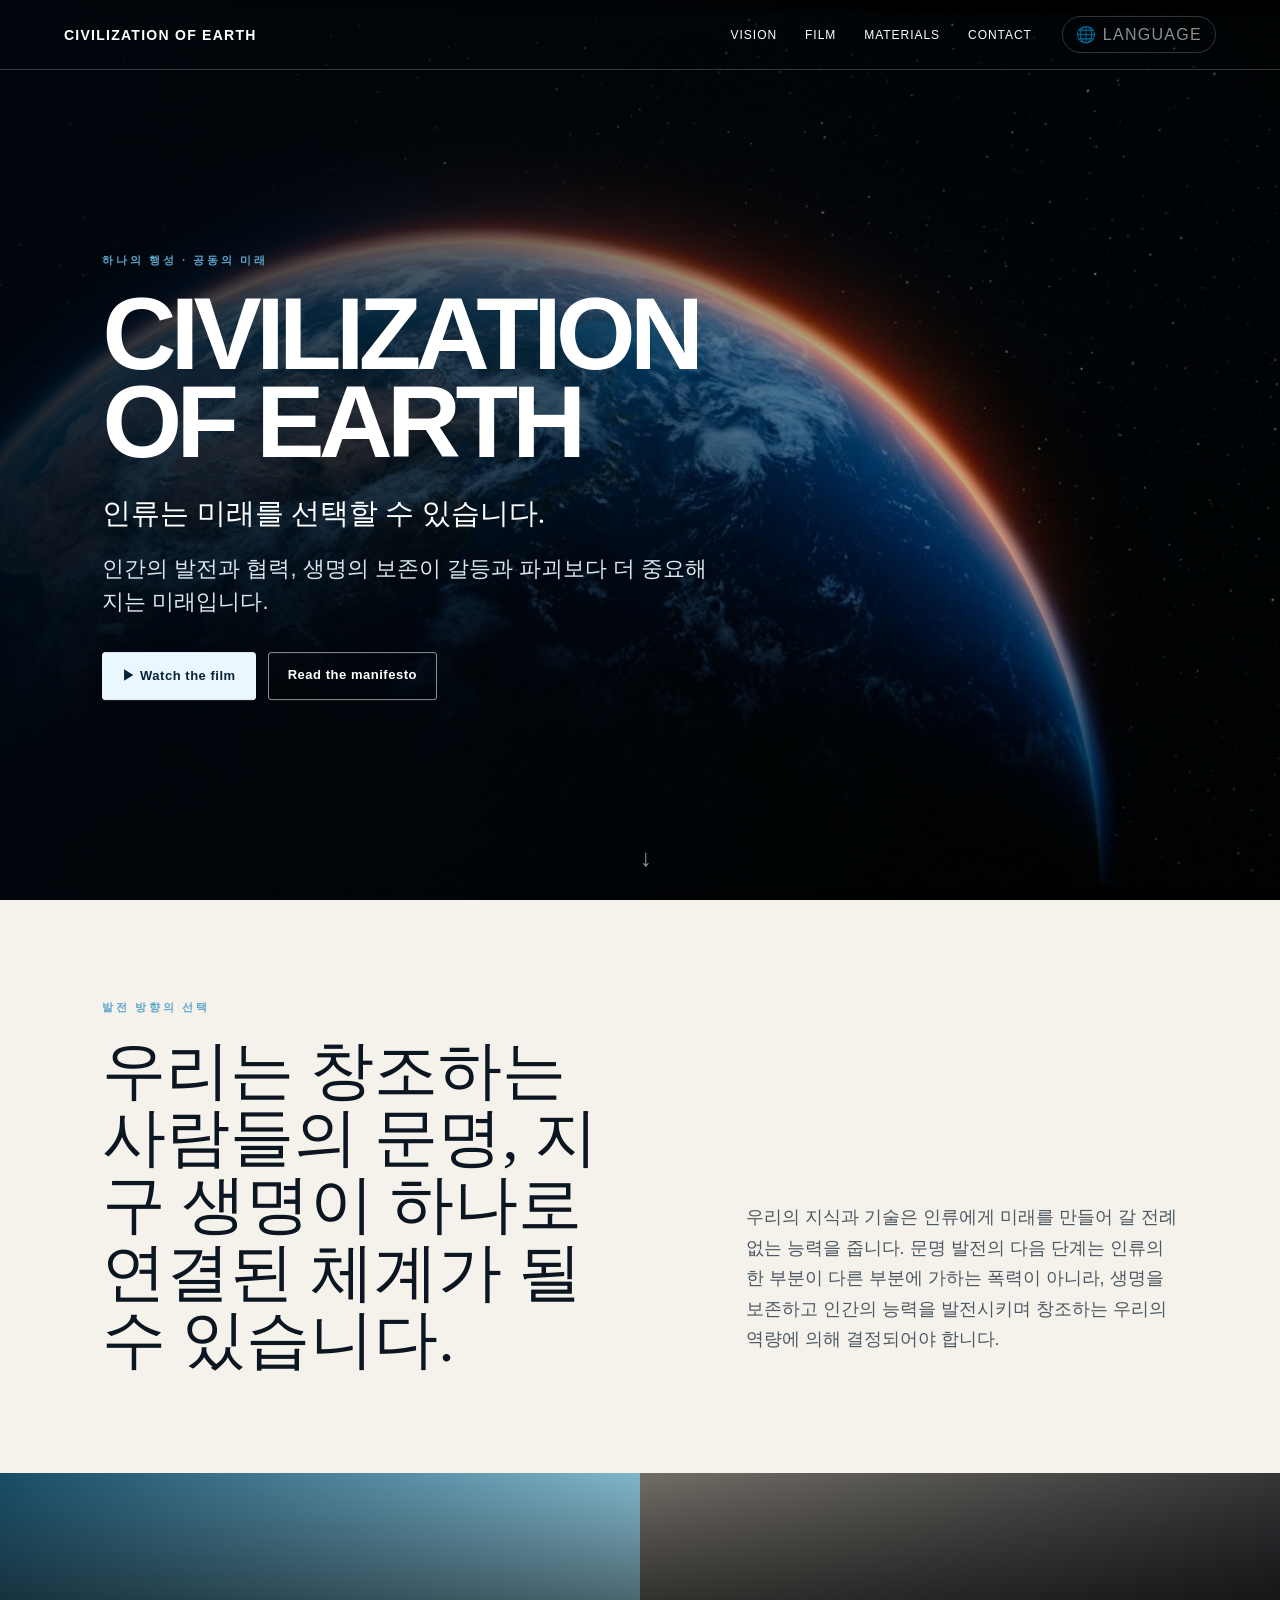
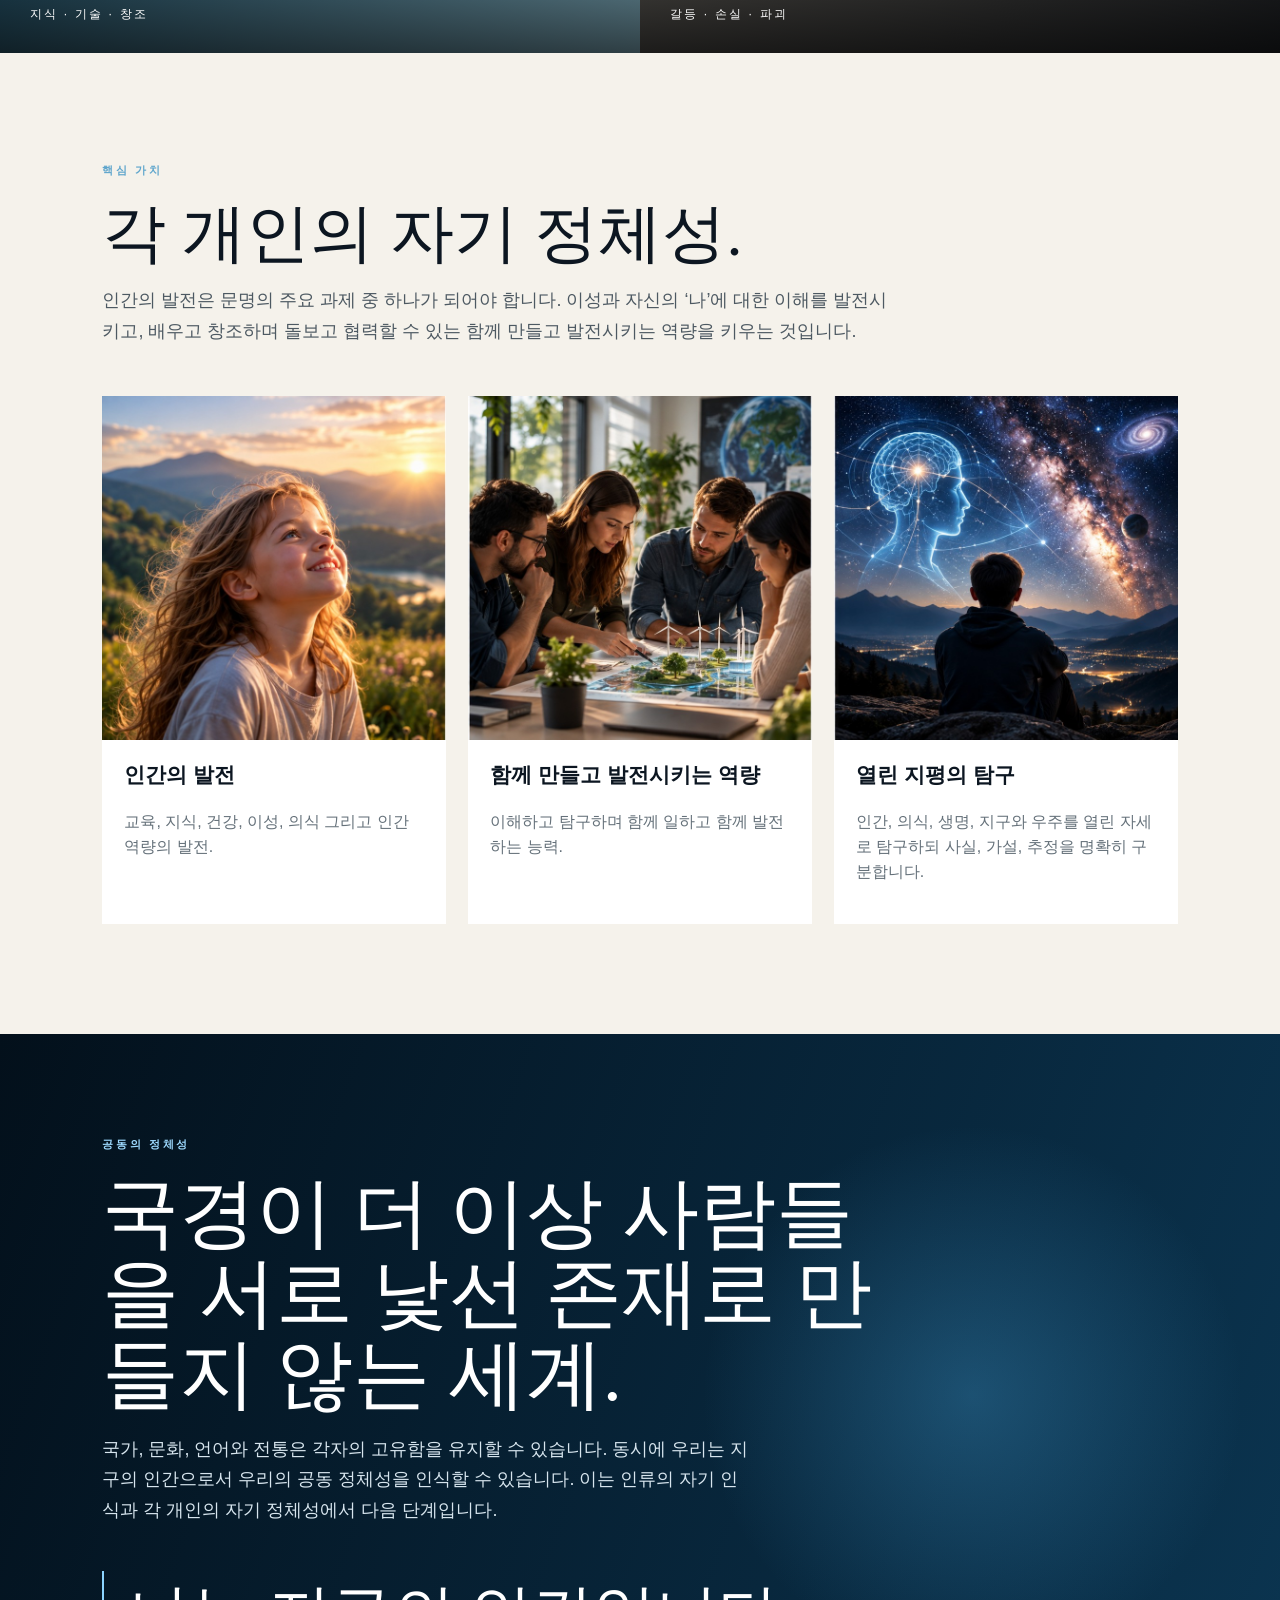
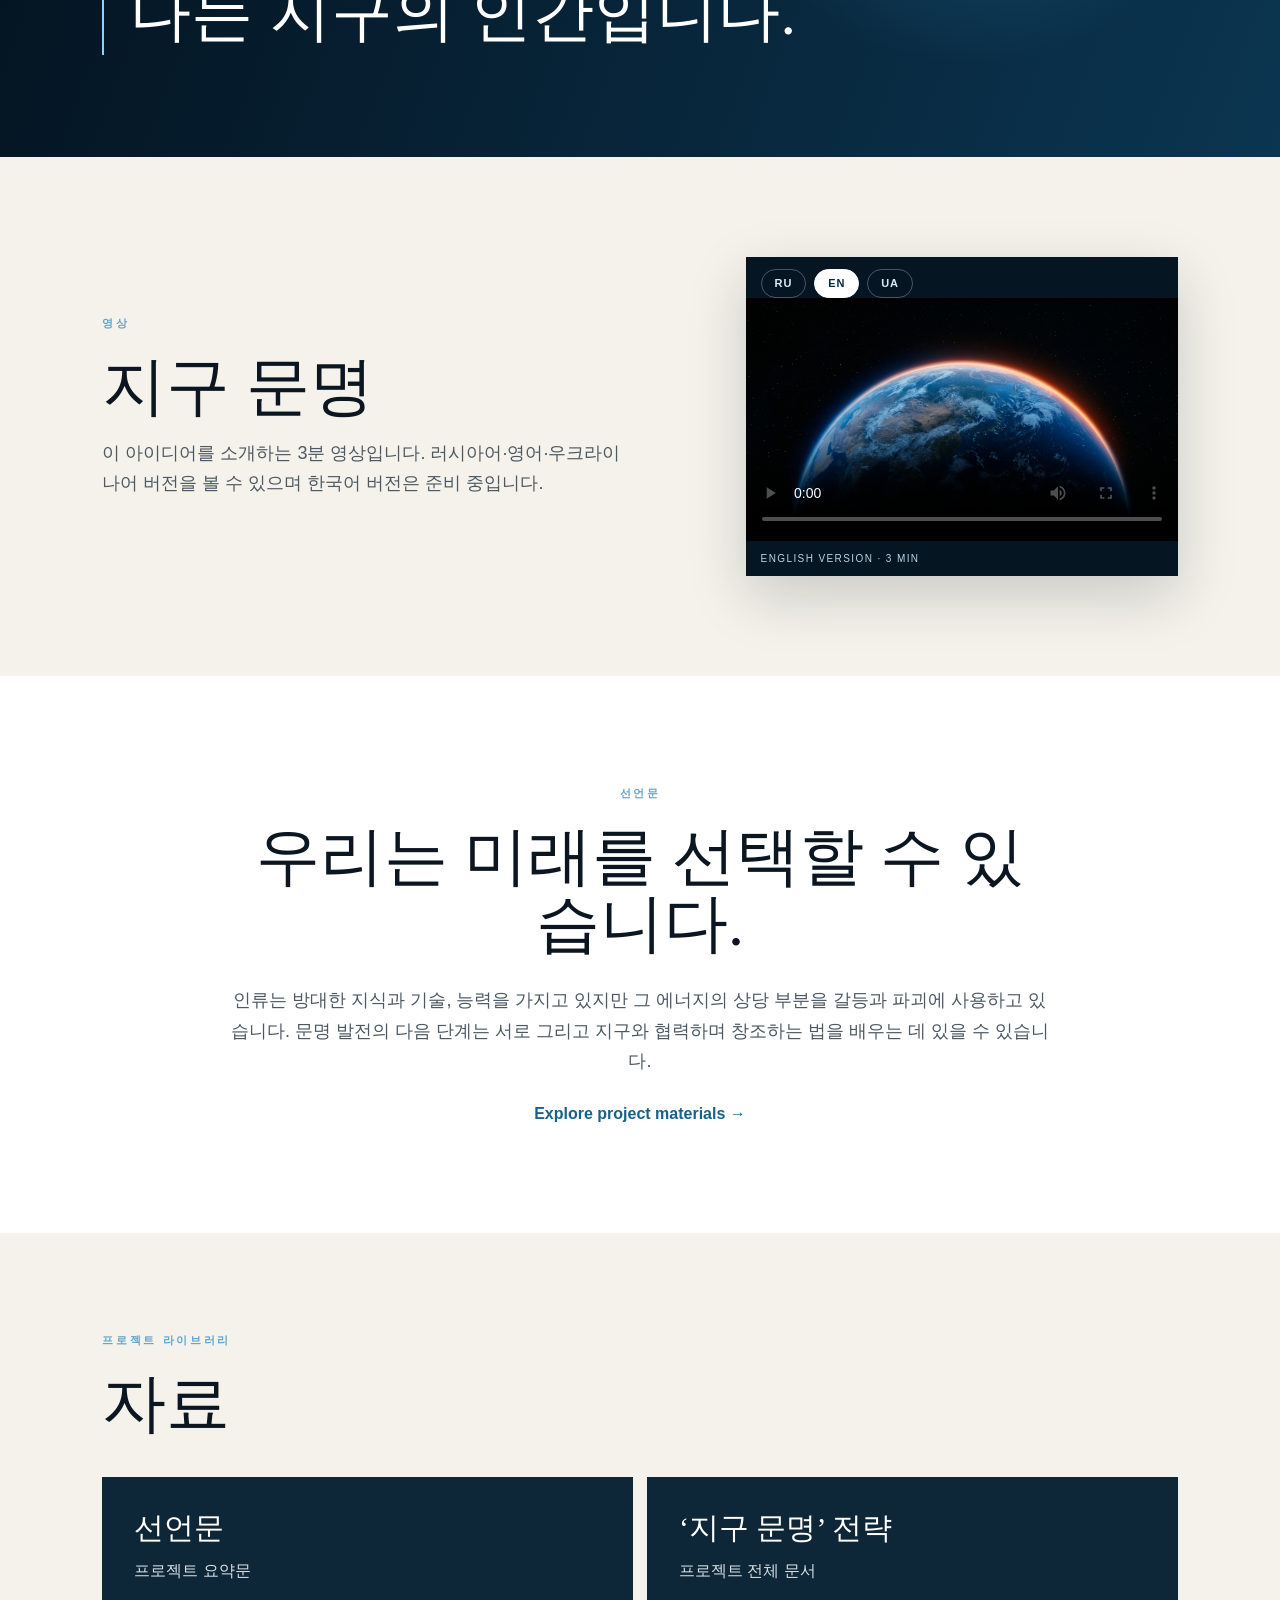
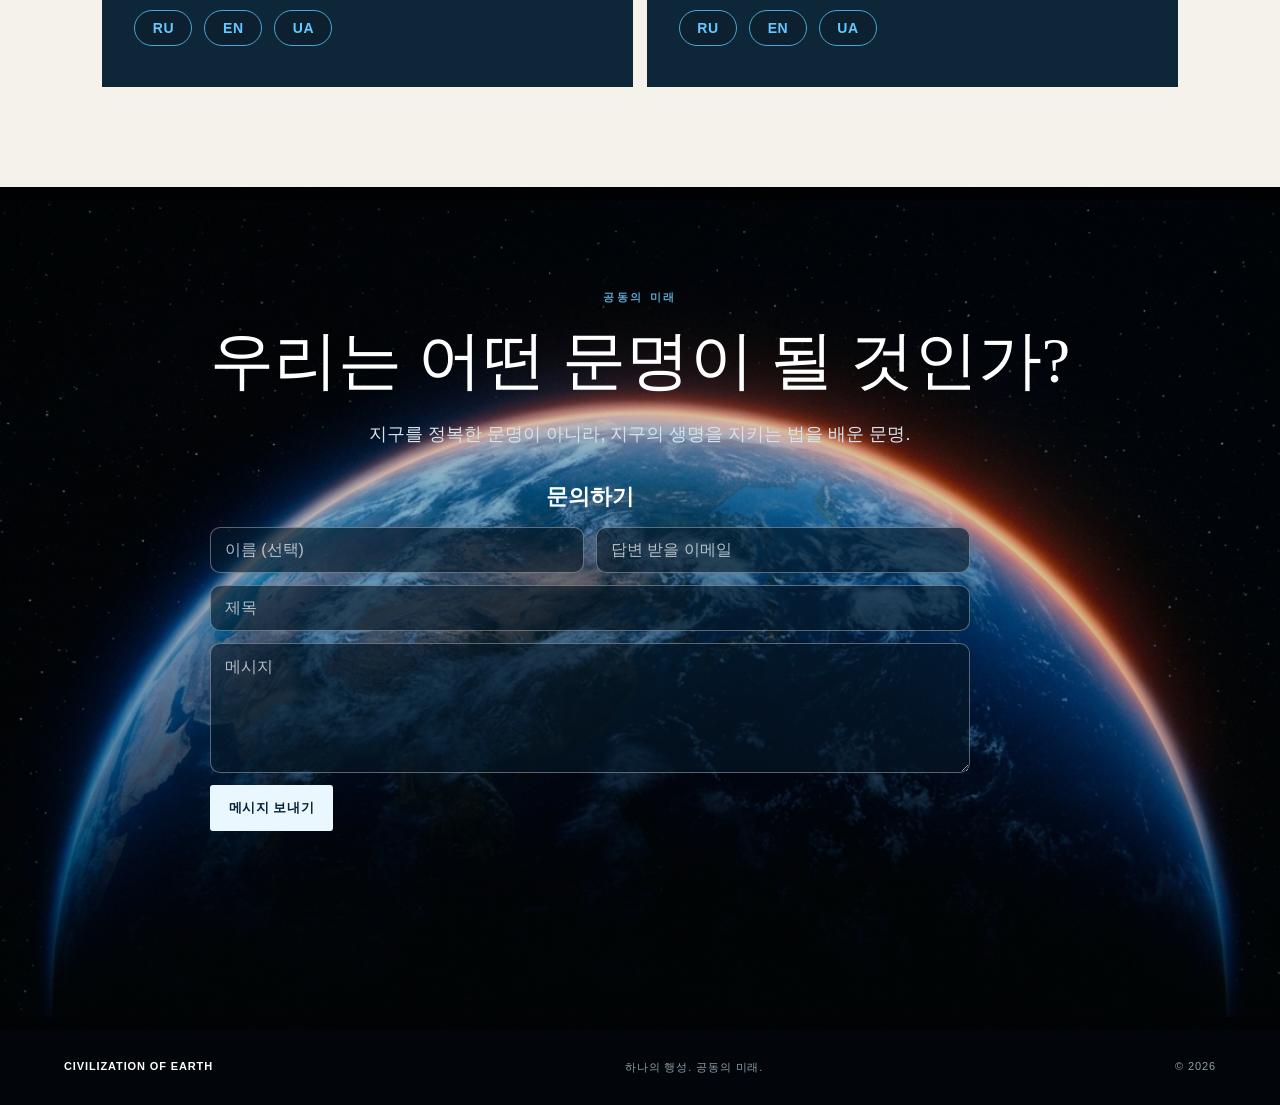
<file: ko/index.html>
<!doctype html>
<html lang="ko" dir="ltr">
<head>
<meta charset="utf-8"><meta name="viewport" content="width=device-width,initial-scale=1">
<title>지구 문명</title>
<meta name="description" content="Humanity can choose a future centered on human development, cooperation and the preservation of life on Earth.">
<link rel="stylesheet" href="../styles.css">

<style>
.language-picker{position:relative;display:inline-block}
.language-picker>button{background:transparent;border:1px solid rgba(255,255,255,.35);border-radius:999px;padding:8px 13px;color:inherit;cursor:pointer;font:inherit}
.language-dropdown{display:none;position:absolute;right:0;top:calc(100% + 8px);z-index:1000;min-width:190px;max-height:70vh;overflow:auto;background:#f8f4ea;color:#132238;border:1px solid rgba(19,34,56,.18);border-radius:12px;padding:7px;box-shadow:0 14px 40px rgba(0,0,0,.18);text-align:left}
.language-picker.open .language-dropdown{display:block}
.language-dropdown a{display:block;padding:8px 10px;border-radius:7px;color:#132238;text-decoration:none;white-space:nowrap}
.language-dropdown a:hover{background:rgba(19,34,56,.08)}
html[dir="rtl"] .language-dropdown{right:auto;left:0;text-align:right}

.contactFormWrap{margin-top:30px;max-width:760px;width:100%}.contactFormTitle{margin:0 0 16px;font:600 22px/1.2 Georgia,serif}.contactForm{display:grid;grid-template-columns:1fr 1fr;gap:12px}.contactForm input,.contactForm textarea{box-sizing:border-box;width:100%;border:1px solid rgba(255,255,255,.34);background:rgba(5,24,38,.62);color:#fff;border-radius:10px;padding:13px 14px;font:inherit;outline:none}.contactForm input::placeholder,.contactForm textarea::placeholder{color:rgba(255,255,255,.68)}.contactForm input:focus,.contactForm textarea:focus{border-color:#72cfff}.contactForm .full{grid-column:1/-1}.contactForm textarea{min-height:130px;resize:vertical}.contactForm button{justify-self:start;border:0;cursor:pointer}.contactForm button[disabled]{opacity:.65;cursor:wait}.contactStatus{grid-column:1/-1;min-height:1.4em;margin:0;color:#9ee2b0}.contactStatus.error{color:#ffb3b3}.contactDirect{margin:16px 0 0;font-size:14px;color:rgba(255,255,255,.78)}.contactDirect a{color:#8bd7ff;text-decoration:none}.contactDirect a:hover{text-decoration:underline}.contactHp{position:absolute!important;left:-10000px!important;width:1px!important;height:1px!important;overflow:hidden!important}@media(max-width:680px){.contactForm{grid-template-columns:1fr}}
</style>
<style>
.materialGridDocs{grid-template-columns:repeat(2,minmax(0,1fr))!important}.materialGridDocs .materialDoc{background:#0d2638;color:#fff;padding:34px 32px;min-height:210px;box-sizing:border-box}.materialGridDocs .materialDoc>b{font-family:Georgia,serif;font-size:30px;line-height:1.12}.materialGridDocs .materialDoc p{color:#d8e0e5;font-size:16px}.materialGridDocs .docLinks{display:flex;gap:12px;flex-wrap:wrap;margin-top:28px}.materialGridDocs .docLinks a{display:inline-flex!important;align-items:center;justify-content:center;width:58px!important;height:36px!important;min-height:0!important;padding:0!important;border:1px solid #4ba7d8;border-radius:999px;color:#67c7ff!important;text-decoration:none;font:700 14px/1 Arial,sans-serif;letter-spacing:.04em;box-sizing:border-box}.materialGridDocs .docLinks a:hover{background:rgba(103,199,255,.12)}@media(max-width:760px){.materialGridDocs{grid-template-columns:1fr!important}.materialGridDocs .materialDoc>b{font-size:25px}}
</style>
</head>
<body>
<header class="nav"><a class="brand" href="#top">CIVILIZATION OF EARTH</a><nav><a href="#vision" data-i18n="navVision">Vision</a><a href="#film" data-i18n="navFilm">Film</a><a href="#materials" data-i18n="navMaterials">Materials</a><a href="#contact" data-i18n="navContact">Contact</a></nav><div class="langs"><div class="language-picker"><button type="button" aria-label="Choose language">🌐 Language</button><div class="language-dropdown"><a href="../index.html" lang="ru" dir="ltr">Русский</a>
<a href="../en/index.html" lang="en" dir="ltr">English</a>
<a href="../uk/index.html" lang="uk" dir="ltr">Українська</a>
<a href="../ar/index.html" lang="ar" dir="rtl">العربية</a>
<a href="../zh/index.html" lang="zh" dir="ltr">中文</a>
<a href="../es/index.html" lang="es" dir="ltr">Español</a>
<a href="../fr/index.html" lang="fr" dir="ltr">Français</a>
<a href="../hi/index.html" lang="hi" dir="ltr">हिन्दी</a>
<a href="../pt/index.html" lang="pt" dir="ltr">Português</a>
<a href="../de/index.html" lang="de" dir="ltr">Deutsch</a>
<a href="../tr/index.html" lang="tr" dir="ltr">Türkçe</a>
<a href="../he/index.html" lang="he" dir="rtl">עברית</a>
<a href="../ja/index.html" lang="ja" dir="ltr">日本語</a>
<a href="../ko/index.html" lang="ko" dir="ltr">한국어</a></div></div><button class="menu">☰</button></div></header>
<main id="top">
<section class="hero"><img class="heroEarth" src="../images/hero-earth.jpg" alt="Earth seen from space"><div class="heroShade"></div><div class="heroContent"><div class="eyebrow" data-i18n="eyebrow">하나의 행성 · 공동의 미래</div><h1>CIVILIZATION<br>OF EARTH</h1><p class="heroStatement" data-i18n="heroStatement">인류는 미래를 선택할 수 있습니다.</p><p data-i18n="heroText">인간의 발전과 협력, 생명의 보존이 갈등과 파괴보다 더 중요해지는 미래입니다.</p><div class="actions"><a class="btn primary" href="#film" data-i18n="watch">▶ Watch the film</a><a class="btn" href="#manifesto" data-i18n="manifestoBtn">Read the manifesto</a></div></div><div class="scroll">↓</div></section>
<section class="intro" id="vision"><div><div class="kicker" data-i18n="choiceKicker">발전 방향의 선택</div><h2 data-i18n="choiceTitle">우리는 창조하는 사람들의 문명, 지구 생명이 하나로 연결된 체계가 될 수 있습니다.</h2></div><p data-i18n="choiceText">우리의 지식과 기술은 인류에게 미래를 만들어 갈 전례 없는 능력을 줍니다. 문명 발전의 다음 단계는 인류의 한 부분이 다른 부분에 가하는 폭력이 아니라, 생명을 보존하고 인간의 능력을 발전시키며 창조하는 우리의 역량에 의해 결정되어야 합니다.</p></section>
<section class="split"><div class="panel image-city"><span data-i18n="knowledge">지식 · 기술 · 창조</span></div><div class="panel image-ruins"><span data-i18n="cost">갈등 · 손실 · 파괴</span></div></section>
<section class="human"><div class="kicker" data-i18n="valueKicker">핵심 가치</div><h2 data-i18n="valueTitle">각 개인의 자기 정체성.</h2><p class="lead" data-i18n="valueText">인간의 발전은 문명의 주요 과제 중 하나가 되어야 합니다. 이성과 자신의 ‘나’에 대한 이해를 발전시키고, 배우고 창조하며 돌보고 협력할 수 있는 함께 만들고 발전시키는 역량을 키우는 것입니다.</p><div class="cards"><article><div class="cardImg img-child"></div><h3 data-i18n="card1t">인간의 발전</h3><p data-i18n="card1p">교육, 지식, 건강, 이성, 의식 그리고 인간 역량의 발전.</p></article><article><div class="cardImg img-science"></div><h3 data-i18n="card2t">함께 만들고 발전시키는 역량</h3><p data-i18n="card2p">이해하고 탐구하며 함께 일하고 함께 발전하는 능력.</p></article><article><div class="cardImg img-cosmos"></div><h3 data-i18n="card3t">열린 지평의 탐구</h3><p data-i18n="card3p">인간, 의식, 생명, 지구와 우주를 열린 자세로 탐구하되 사실, 가설, 추정을 명확히 구분합니다.</p></article></div></section>
<section class="identity"><div class="identityText"><div class="kicker" data-i18n="identityKicker">공동의 정체성</div><h2 data-i18n="identityTitle">국경이 더 이상 사람들을 서로 낯선 존재로 만들지 않는 세계.</h2><p data-i18n="identityText">국가, 문화, 언어와 전통은 각자의 고유함을 유지할 수 있습니다. 동시에 우리는 지구의 인간으로서 우리의 공동 정체성을 인식할 수 있습니다. 이는 인류의 자기 인식과 각 개인의 자기 정체성에서 다음 단계입니다.</p><blockquote data-i18n="earthPerson">나는 지구의 인간입니다.</blockquote></div></section>
<section class="film" id="film"><div><div class="kicker" data-i18n="filmKicker">영상</div><h2 data-i18n="filmTitle">지구 문명</h2><p data-i18n="filmText">이 아이디어를 소개하는 3분 영상입니다. 러시아어·영어·우크라이나어 버전을 볼 수 있으며 한국어 버전은 준비 중입니다.</p></div><div class="videoFrame"><div class="videoLanguages" role="group" aria-label="Film language"><button class="videoLangBtn" type="button" data-src="../assets/civilization-of-earth-ru.mp4" data-note="Русская версия · 3 мин">RU</button><button class="videoLangBtn active" type="button" data-src="../assets/civilization-of-earth-en.mp4" data-note="English version · 3 min">EN</button><button class="videoLangBtn" type="button" data-src="../assets/civilization-of-earth-uk.mp4" data-note="Українська версія · 3 хв">UA</button></div><video controls preload="metadata" poster="../images/hero-earth.jpg"><source src="../assets/civilization-of-earth-en.mp4" type="video/mp4">Your browser does not support HTML5 video.</video><div class="videoNote">English version · 3 min</div></div></section>
<section class="manifesto" id="manifesto"><div class="kicker" data-i18n="manifestoKicker">선언문</div><h2 data-i18n="manifestoTitle">우리는 미래를 선택할 수 있습니다.</h2><p data-i18n="manifestoText">인류는 방대한 지식과 기술, 능력을 가지고 있지만 그 에너지의 상당 부분을 갈등과 파괴에 사용하고 있습니다. 문명 발전의 다음 단계는 서로 그리고 지구와 협력하며 창조하는 법을 배우는 데 있을 수 있습니다.</p><a class="textLink" href="#materials" data-i18n="readMaterials">Explore project materials →</a></section>
<section class="materials" id="materials"><div class="kicker" data-i18n="materialsKicker">프로젝트 라이브러리</div><h2 data-i18n="materialsTitle">자료</h2><div class="materialGrid materialGridDocs">
<article class="materialDoc"><b>선언문</b><p>프로젝트 요약문</p><div class="docLinks"><a href="../documents/Manifesto_RU.pdf" target="_blank">RU</a><a href="../documents/Manifesto_EN.pdf" target="_blank">EN</a><a href="../documents/Manifesto_UA.pdf" target="_blank">UA</a></div></article>
<article class="materialDoc"><b>‘지구 문명’ 전략</b><p>프로젝트 전체 문서</p><div class="docLinks"><a href="../documents/Civilization_of_Earth_RU.pdf" target="_blank">RU</a><a href="../documents/Civilization_of_Earth_EN.pdf" target="_blank">EN</a><a href="../documents/Civilization_of_Earth_UA.pdf" target="_blank">UA</a></div></article>
</div></section>
<section class="closing" id="contact"><div class="earthGlow"></div><div class="closingContent"><div class="kicker" data-i18n="futureKicker">공동의 미래</div><h2 data-i18n="futureTitle">우리는 어떤 문명이 될 것인가?</h2><p data-i18n="futureText">지구를 정복한 문명이 아니라, 지구의 생명을 지키는 법을 배운 문명.</p><div class="contactFormWrap"><h3 class="contactFormTitle">문의하기</h3><form class="contactForm" action="https://formspree.io/f/xwlpqalw" method="POST" data-success="감사합니다. 메시지가 전송되었습니다." data-error="메시지를 보내지 못했습니다. 다시 시도해 주세요."><input type="text" name="name" autocomplete="name" placeholder="이름 (선택)"><input type="email" name="email" autocomplete="email" placeholder="답변 받을 이메일"><input class="full" type="text" name="subject" placeholder="제목"><textarea class="full" name="message" required placeholder="메시지"></textarea><label class="contactHp" aria-hidden="true">Website<input type="text" name="website" tabindex="-1" autocomplete="off"></label><input type="hidden" name="_subject" value="Civilization of Earth — website message"><button class="btn primary" type="submit">메시지 보내기</button><p class="contactStatus" role="status" aria-live="polite"></p></form></div></div></section>
</main>
<footer><b>CIVILIZATION OF EARTH</b><span data-i18n="footer">하나의 행성. 공동의 미래.</span><span>© 2026</span></footer>
<script src="../script.js"></script>

<script>
document.addEventListener('click',function(e){
 const p=e.target.closest('.language-picker');
 document.querySelectorAll('.language-picker.open').forEach(x=>{if(x!==p)x.classList.remove('open')});
 if(e.target.closest('.language-picker>button')){e.preventDefault();p.classList.toggle('open');}
});
</script>

<script>
document.querySelectorAll('.contactForm').forEach(function(form){
 const status=form.querySelector('.contactStatus'), btn=form.querySelector('button[type="submit"]');
 form.addEventListener('submit',async function(e){
  e.preventDefault(); status.textContent=''; status.classList.remove('error'); btn.disabled=true;
  try{const r=await fetch(form.action,{method:'POST',body:new FormData(form),headers:{'Accept':'application/json'}}); if(r.ok){form.reset();status.textContent=form.dataset.success;}else{throw new Error('send');}}
  catch(err){status.textContent=form.dataset.error;status.classList.add('error');}
  finally{btn.disabled=false;}
 });
});
</script>
</body></html>
</file>
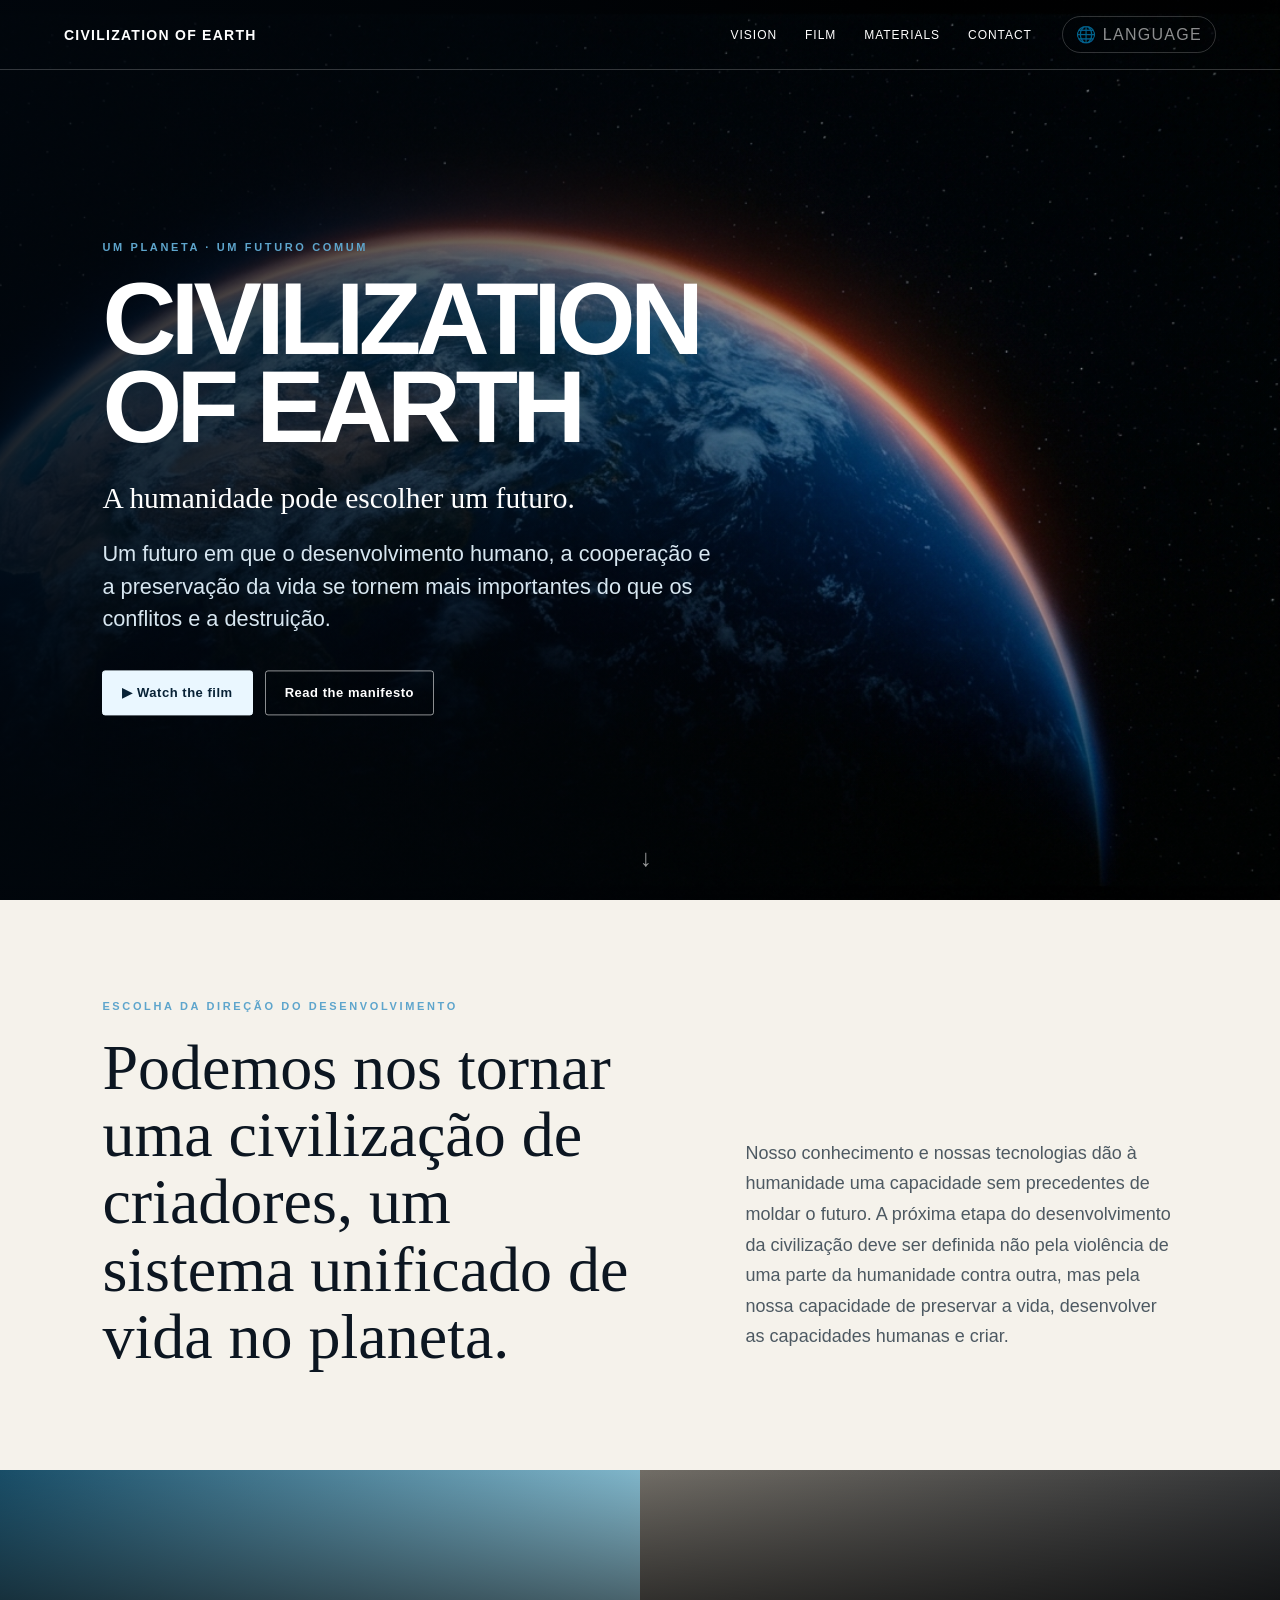
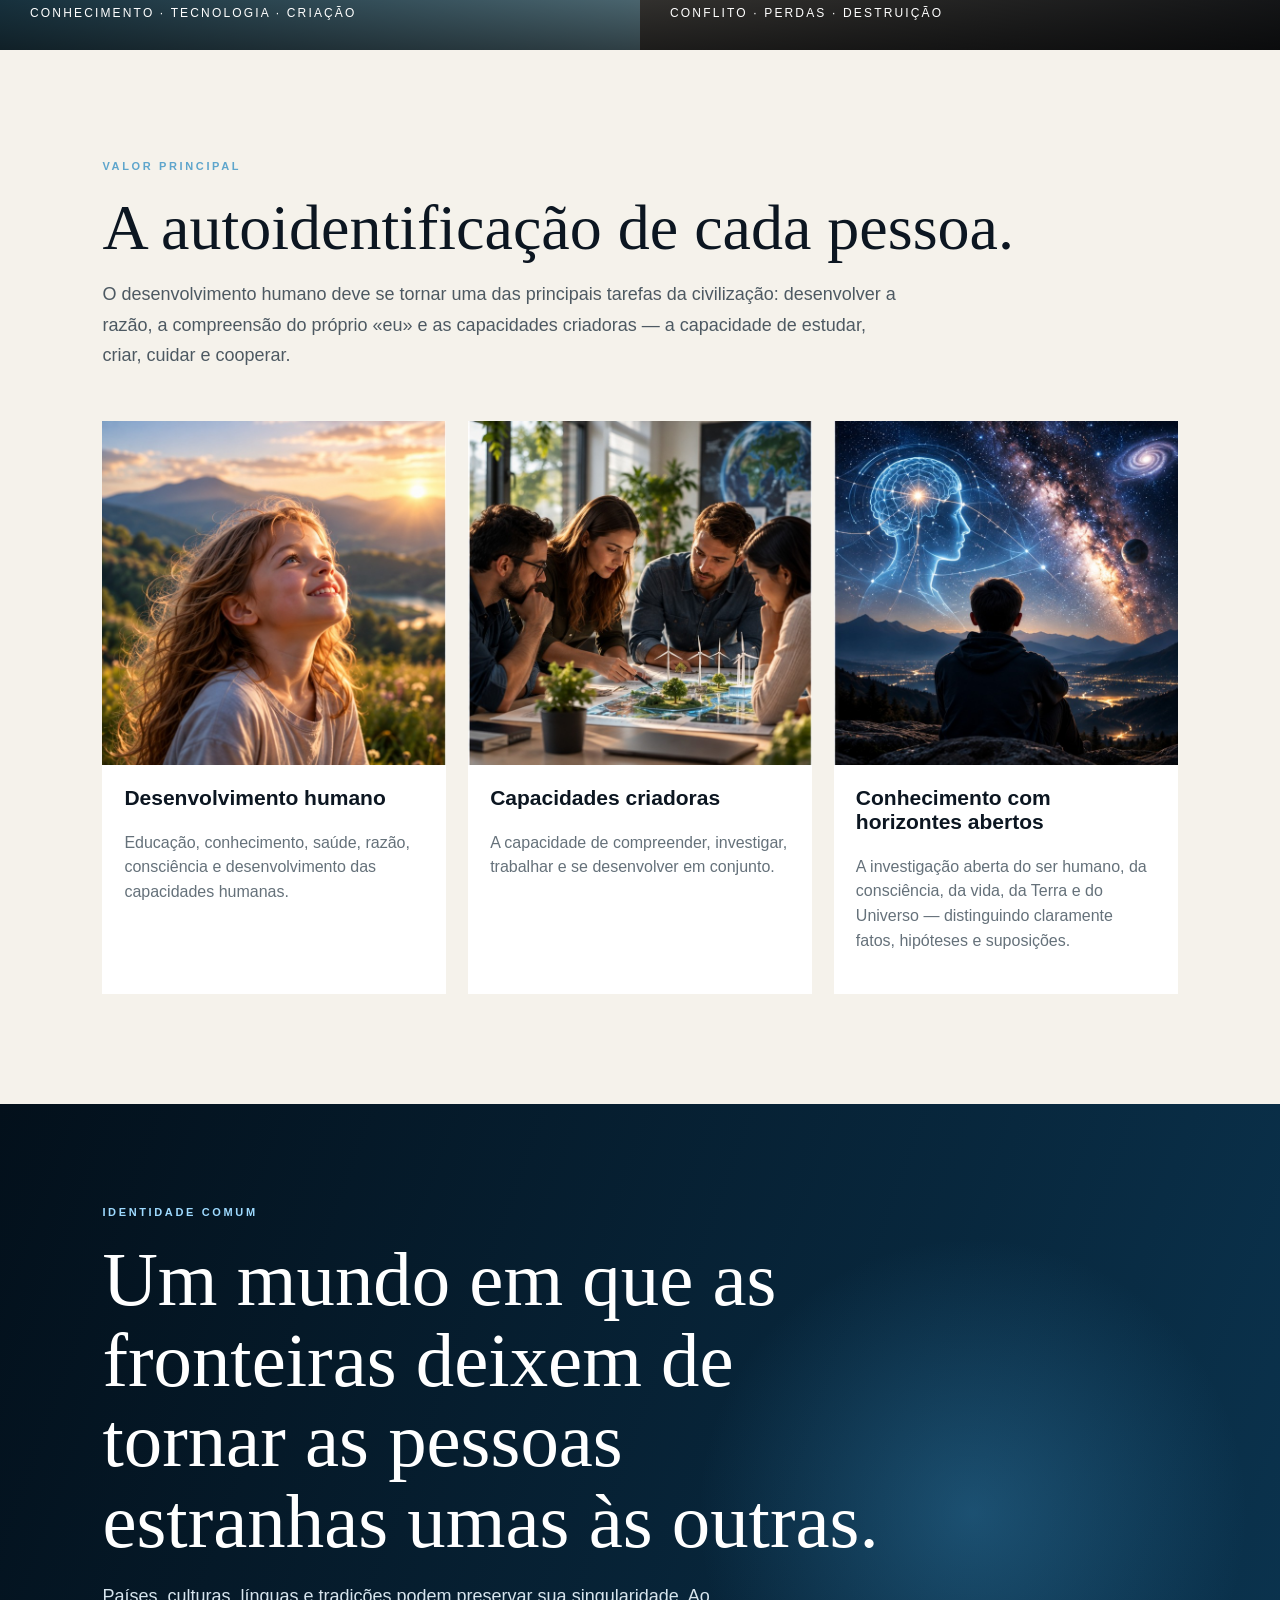
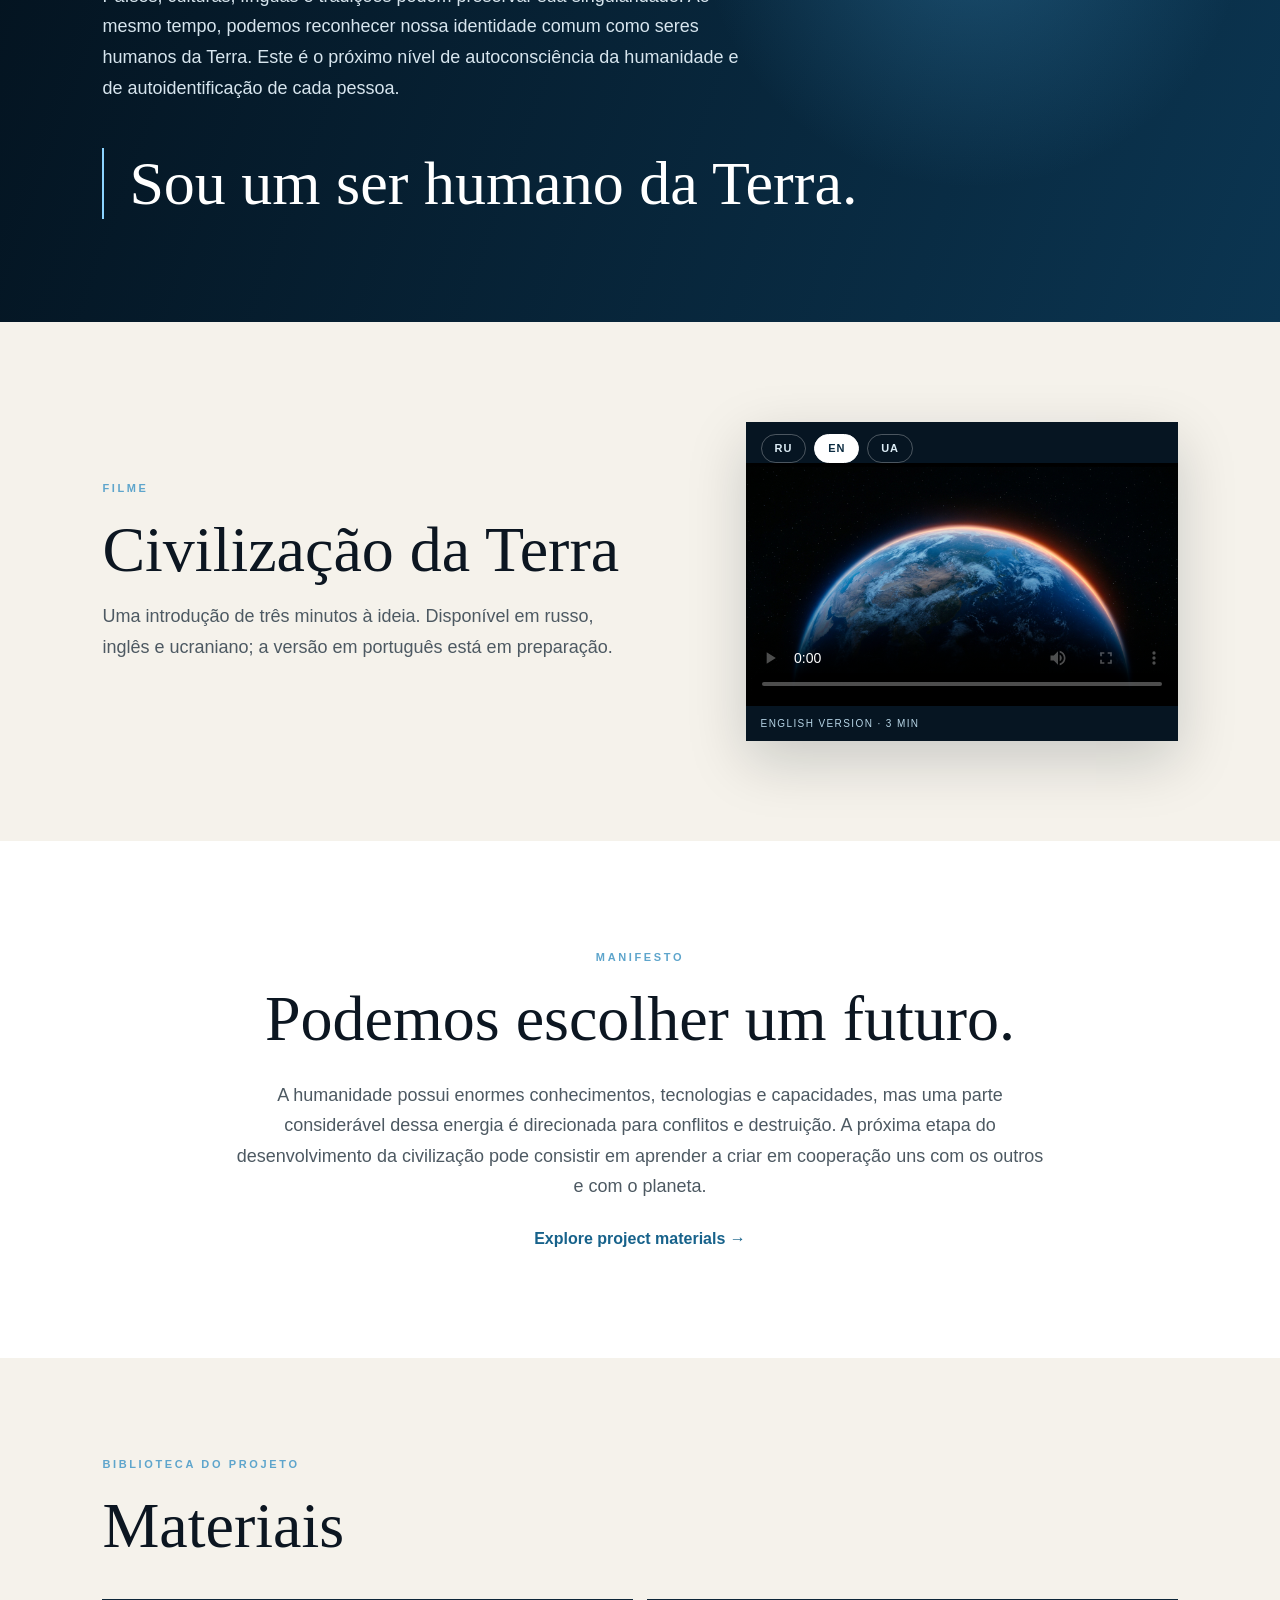
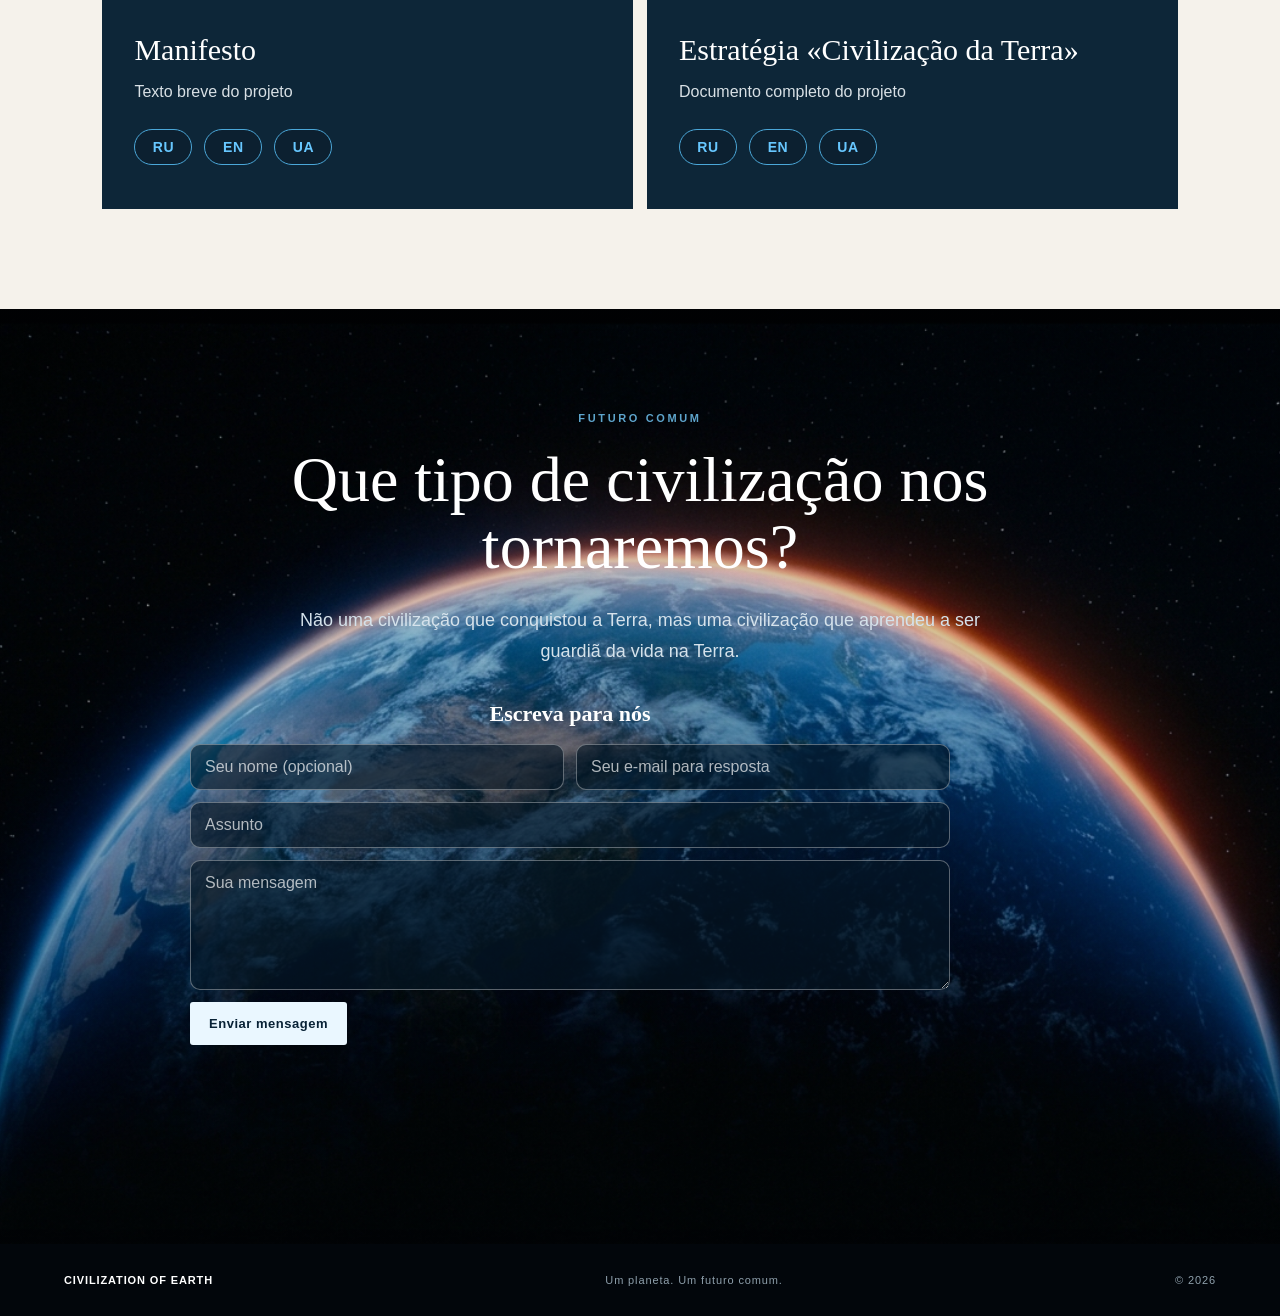
<file: pt/index.html>
<!doctype html>
<html lang="pt" dir="ltr">
<head>
<meta charset="utf-8"><meta name="viewport" content="width=device-width,initial-scale=1">
<title>CIVILIZAÇÃO DA TERRA</title>
<meta name="description" content="Humanity can choose a future centered on human development, cooperation and the preservation of life on Earth.">
<link rel="stylesheet" href="../styles.css">

<style>
.language-picker{position:relative;display:inline-block}
.language-picker>button{background:transparent;border:1px solid rgba(255,255,255,.35);border-radius:999px;padding:8px 13px;color:inherit;cursor:pointer;font:inherit}
.language-dropdown{display:none;position:absolute;right:0;top:calc(100% + 8px);z-index:1000;min-width:190px;max-height:70vh;overflow:auto;background:#f8f4ea;color:#132238;border:1px solid rgba(19,34,56,.18);border-radius:12px;padding:7px;box-shadow:0 14px 40px rgba(0,0,0,.18);text-align:left}
.language-picker.open .language-dropdown{display:block}
.language-dropdown a{display:block;padding:8px 10px;border-radius:7px;color:#132238;text-decoration:none;white-space:nowrap}
.language-dropdown a:hover{background:rgba(19,34,56,.08)}
html[dir="rtl"] .language-dropdown{right:auto;left:0;text-align:right}

.contactFormWrap{margin-top:30px;max-width:760px;width:100%}.contactFormTitle{margin:0 0 16px;font:600 22px/1.2 Georgia,serif}.contactForm{display:grid;grid-template-columns:1fr 1fr;gap:12px}.contactForm input,.contactForm textarea{box-sizing:border-box;width:100%;border:1px solid rgba(255,255,255,.34);background:rgba(5,24,38,.62);color:#fff;border-radius:10px;padding:13px 14px;font:inherit;outline:none}.contactForm input::placeholder,.contactForm textarea::placeholder{color:rgba(255,255,255,.68)}.contactForm input:focus,.contactForm textarea:focus{border-color:#72cfff}.contactForm .full{grid-column:1/-1}.contactForm textarea{min-height:130px;resize:vertical}.contactForm button{justify-self:start;border:0;cursor:pointer}.contactForm button[disabled]{opacity:.65;cursor:wait}.contactStatus{grid-column:1/-1;min-height:1.4em;margin:0;color:#9ee2b0}.contactStatus.error{color:#ffb3b3}.contactDirect{margin:16px 0 0;font-size:14px;color:rgba(255,255,255,.78)}.contactDirect a{color:#8bd7ff;text-decoration:none}.contactDirect a:hover{text-decoration:underline}.contactHp{position:absolute!important;left:-10000px!important;width:1px!important;height:1px!important;overflow:hidden!important}@media(max-width:680px){.contactForm{grid-template-columns:1fr}}
</style>
<style>
.materialGridDocs{grid-template-columns:repeat(2,minmax(0,1fr))!important}.materialGridDocs .materialDoc{background:#0d2638;color:#fff;padding:34px 32px;min-height:210px;box-sizing:border-box}.materialGridDocs .materialDoc>b{font-family:Georgia,serif;font-size:30px;line-height:1.12}.materialGridDocs .materialDoc p{color:#d8e0e5;font-size:16px}.materialGridDocs .docLinks{display:flex;gap:12px;flex-wrap:wrap;margin-top:28px}.materialGridDocs .docLinks a{display:inline-flex!important;align-items:center;justify-content:center;width:58px!important;height:36px!important;min-height:0!important;padding:0!important;border:1px solid #4ba7d8;border-radius:999px;color:#67c7ff!important;text-decoration:none;font:700 14px/1 Arial,sans-serif;letter-spacing:.04em;box-sizing:border-box}.materialGridDocs .docLinks a:hover{background:rgba(103,199,255,.12)}@media(max-width:760px){.materialGridDocs{grid-template-columns:1fr!important}.materialGridDocs .materialDoc>b{font-size:25px}}
</style>
</head>
<body>
<header class="nav"><a class="brand" href="#top">CIVILIZATION OF EARTH</a><nav><a href="#vision" data-i18n="navVision">Vision</a><a href="#film" data-i18n="navFilm">Film</a><a href="#materials" data-i18n="navMaterials">Materials</a><a href="#contact" data-i18n="navContact">Contact</a></nav><div class="langs"><div class="language-picker"><button type="button" aria-label="Choose language">🌐 Language</button><div class="language-dropdown"><a href="../index.html" lang="ru" dir="ltr">Русский</a>
<a href="../en/index.html" lang="en" dir="ltr">English</a>
<a href="../uk/index.html" lang="uk" dir="ltr">Українська</a>
<a href="../ar/index.html" lang="ar" dir="rtl">العربية</a>
<a href="../zh/index.html" lang="zh" dir="ltr">中文</a>
<a href="../es/index.html" lang="es" dir="ltr">Español</a>
<a href="../fr/index.html" lang="fr" dir="ltr">Français</a>
<a href="../hi/index.html" lang="hi" dir="ltr">हिन्दी</a>
<a href="../pt/index.html" lang="pt" dir="ltr">Português</a>
<a href="../de/index.html" lang="de" dir="ltr">Deutsch</a>
<a href="../tr/index.html" lang="tr" dir="ltr">Türkçe</a>
<a href="../he/index.html" lang="he" dir="rtl">עברית</a>
<a href="../ja/index.html" lang="ja" dir="ltr">日本語</a>
<a href="../ko/index.html" lang="ko" dir="ltr">한국어</a></div></div><button class="menu">☰</button></div></header>
<main id="top">
<section class="hero"><img class="heroEarth" src="../images/hero-earth.jpg" alt="Earth seen from space"><div class="heroShade"></div><div class="heroContent"><div class="eyebrow" data-i18n="eyebrow">UM PLANETA · UM FUTURO COMUM</div><h1>CIVILIZATION<br>OF EARTH</h1><p class="heroStatement" data-i18n="heroStatement">A humanidade pode escolher um futuro.</p><p data-i18n="heroText">Um futuro em que o desenvolvimento humano, a cooperação e a preservação da vida se tornem mais importantes do que os conflitos e a destruição.</p><div class="actions"><a class="btn primary" href="#film" data-i18n="watch">▶ Watch the film</a><a class="btn" href="#manifesto" data-i18n="manifestoBtn">Read the manifesto</a></div></div><div class="scroll">↓</div></section>
<section class="intro" id="vision"><div><div class="kicker" data-i18n="choiceKicker">ESCOLHA DA DIREÇÃO DO DESENVOLVIMENTO</div><h2 data-i18n="choiceTitle">Podemos nos tornar uma civilização de criadores, um sistema unificado de vida no planeta.</h2></div><p data-i18n="choiceText">Nosso conhecimento e nossas tecnologias dão à humanidade uma capacidade sem precedentes de moldar o futuro. A próxima etapa do desenvolvimento da civilização deve ser definida não pela violência de uma parte da humanidade contra outra, mas pela nossa capacidade de preservar a vida, desenvolver as capacidades humanas e criar.</p></section>
<section class="split"><div class="panel image-city"><span data-i18n="knowledge">CONHECIMENTO · TECNOLOGIA · CRIAÇÃO</span></div><div class="panel image-ruins"><span data-i18n="cost">CONFLITO · PERDAS · DESTRUIÇÃO</span></div></section>
<section class="human"><div class="kicker" data-i18n="valueKicker">VALOR PRINCIPAL</div><h2 data-i18n="valueTitle">A autoidentificação de cada pessoa.</h2><p class="lead" data-i18n="valueText">O desenvolvimento humano deve se tornar uma das principais tarefas da civilização: desenvolver a razão, a compreensão do próprio «eu» e as capacidades criadoras — a capacidade de estudar, criar, cuidar e cooperar.</p><div class="cards"><article><div class="cardImg img-child"></div><h3 data-i18n="card1t">Desenvolvimento humano</h3><p data-i18n="card1p">Educação, conhecimento, saúde, razão, consciência e desenvolvimento das capacidades humanas.</p></article><article><div class="cardImg img-science"></div><h3 data-i18n="card2t">Capacidades criadoras</h3><p data-i18n="card2p">A capacidade de compreender, investigar, trabalhar e se desenvolver em conjunto.</p></article><article><div class="cardImg img-cosmos"></div><h3 data-i18n="card3t">Conhecimento com horizontes abertos</h3><p data-i18n="card3p">A investigação aberta do ser humano, da consciência, da vida, da Terra e do Universo — distinguindo claramente fatos, hipóteses e suposições.</p></article></div></section>
<section class="identity"><div class="identityText"><div class="kicker" data-i18n="identityKicker">IDENTIDADE COMUM</div><h2 data-i18n="identityTitle">Um mundo em que as fronteiras deixem de tornar as pessoas estranhas umas às outras.</h2><p data-i18n="identityText">Países, culturas, línguas e tradições podem preservar sua singularidade. Ao mesmo tempo, podemos reconhecer nossa identidade comum como seres humanos da Terra. Este é o próximo nível de autoconsciência da humanidade e de autoidentificação de cada pessoa.</p><blockquote data-i18n="earthPerson">Sou um ser humano da Terra.</blockquote></div></section>
<section class="film" id="film"><div><div class="kicker" data-i18n="filmKicker">FILME</div><h2 data-i18n="filmTitle">Civilização da Terra</h2><p data-i18n="filmText">Uma introdução de três minutos à ideia. Disponível em russo, inglês e ucraniano; a versão em português está em preparação.</p></div><div class="videoFrame"><div class="videoLanguages" role="group" aria-label="Film language"><button class="videoLangBtn" type="button" data-src="../assets/civilization-of-earth-ru.mp4" data-note="Русская версия · 3 мин">RU</button><button class="videoLangBtn active" type="button" data-src="../assets/civilization-of-earth-en.mp4" data-note="English version · 3 min">EN</button><button class="videoLangBtn" type="button" data-src="../assets/civilization-of-earth-uk.mp4" data-note="Українська версія · 3 хв">UA</button></div><video controls preload="metadata" poster="../images/hero-earth.jpg"><source src="../assets/civilization-of-earth-en.mp4" type="video/mp4">Your browser does not support HTML5 video.</video><div class="videoNote">English version · 3 min</div></div></section>
<section class="manifesto" id="manifesto"><div class="kicker" data-i18n="manifestoKicker">MANIFESTO</div><h2 data-i18n="manifestoTitle">Podemos escolher um futuro.</h2><p data-i18n="manifestoText">A humanidade possui enormes conhecimentos, tecnologias e capacidades, mas uma parte considerável dessa energia é direcionada para conflitos e destruição. A próxima etapa do desenvolvimento da civilização pode consistir em aprender a criar em cooperação uns com os outros e com o planeta.</p><a class="textLink" href="#materials" data-i18n="readMaterials">Explore project materials →</a></section>
<section class="materials" id="materials"><div class="kicker" data-i18n="materialsKicker">BIBLIOTECA DO PROJETO</div><h2 data-i18n="materialsTitle">Materiais</h2><div class="materialGrid materialGridDocs">
<article class="materialDoc"><b>Manifesto</b><p>Texto breve do projeto</p><div class="docLinks"><a href="../documents/Manifesto_RU.pdf" target="_blank">RU</a><a href="../documents/Manifesto_EN.pdf" target="_blank">EN</a><a href="../documents/Manifesto_UA.pdf" target="_blank">UA</a></div></article>
<article class="materialDoc"><b>Estratégia «Civilização da Terra»</b><p>Documento completo do projeto</p><div class="docLinks"><a href="../documents/Civilization_of_Earth_RU.pdf" target="_blank">RU</a><a href="../documents/Civilization_of_Earth_EN.pdf" target="_blank">EN</a><a href="../documents/Civilization_of_Earth_UA.pdf" target="_blank">UA</a></div></article>
</div></section>
<section class="closing" id="contact"><div class="earthGlow"></div><div class="closingContent"><div class="kicker" data-i18n="futureKicker">FUTURO COMUM</div><h2 data-i18n="futureTitle">Que tipo de civilização nos tornaremos?</h2><p data-i18n="futureText">Não uma civilização que conquistou a Terra, mas uma civilização que aprendeu a ser guardiã da vida na Terra.</p><div class="contactFormWrap"><h3 class="contactFormTitle">Escreva para nós</h3><form class="contactForm" action="https://formspree.io/f/xwlpqalw" method="POST" data-success="Obrigado. Sua mensagem foi enviada." data-error="Não foi possível enviar a mensagem. Tente novamente."><input type="text" name="name" autocomplete="name" placeholder="Seu nome (opcional)"><input type="email" name="email" autocomplete="email" placeholder="Seu e-mail para resposta"><input class="full" type="text" name="subject" placeholder="Assunto"><textarea class="full" name="message" required placeholder="Sua mensagem"></textarea><label class="contactHp" aria-hidden="true">Website<input type="text" name="website" tabindex="-1" autocomplete="off"></label><input type="hidden" name="_subject" value="Civilization of Earth — website message"><button class="btn primary" type="submit">Enviar mensagem</button><p class="contactStatus" role="status" aria-live="polite"></p></form></div></div></section>
</main>
<footer><b>CIVILIZATION OF EARTH</b><span data-i18n="footer">Um planeta. Um futuro comum.</span><span>© 2026</span></footer>
<script src="../script.js"></script>

<script>
document.addEventListener('click',function(e){
 const p=e.target.closest('.language-picker');
 document.querySelectorAll('.language-picker.open').forEach(x=>{if(x!==p)x.classList.remove('open')});
 if(e.target.closest('.language-picker>button')){e.preventDefault();p.classList.toggle('open');}
});
</script>

<script>
document.querySelectorAll('.contactForm').forEach(function(form){
 const status=form.querySelector('.contactStatus'), btn=form.querySelector('button[type="submit"]');
 form.addEventListener('submit',async function(e){
  e.preventDefault(); status.textContent=''; status.classList.remove('error'); btn.disabled=true;
  try{const r=await fetch(form.action,{method:'POST',body:new FormData(form),headers:{'Accept':'application/json'}}); if(r.ok){form.reset();status.textContent=form.dataset.success;}else{throw new Error('send');}}
  catch(err){status.textContent=form.dataset.error;status.classList.add('error');}
  finally{btn.disabled=false;}
 });
});
</script>
</body></html>
</file>
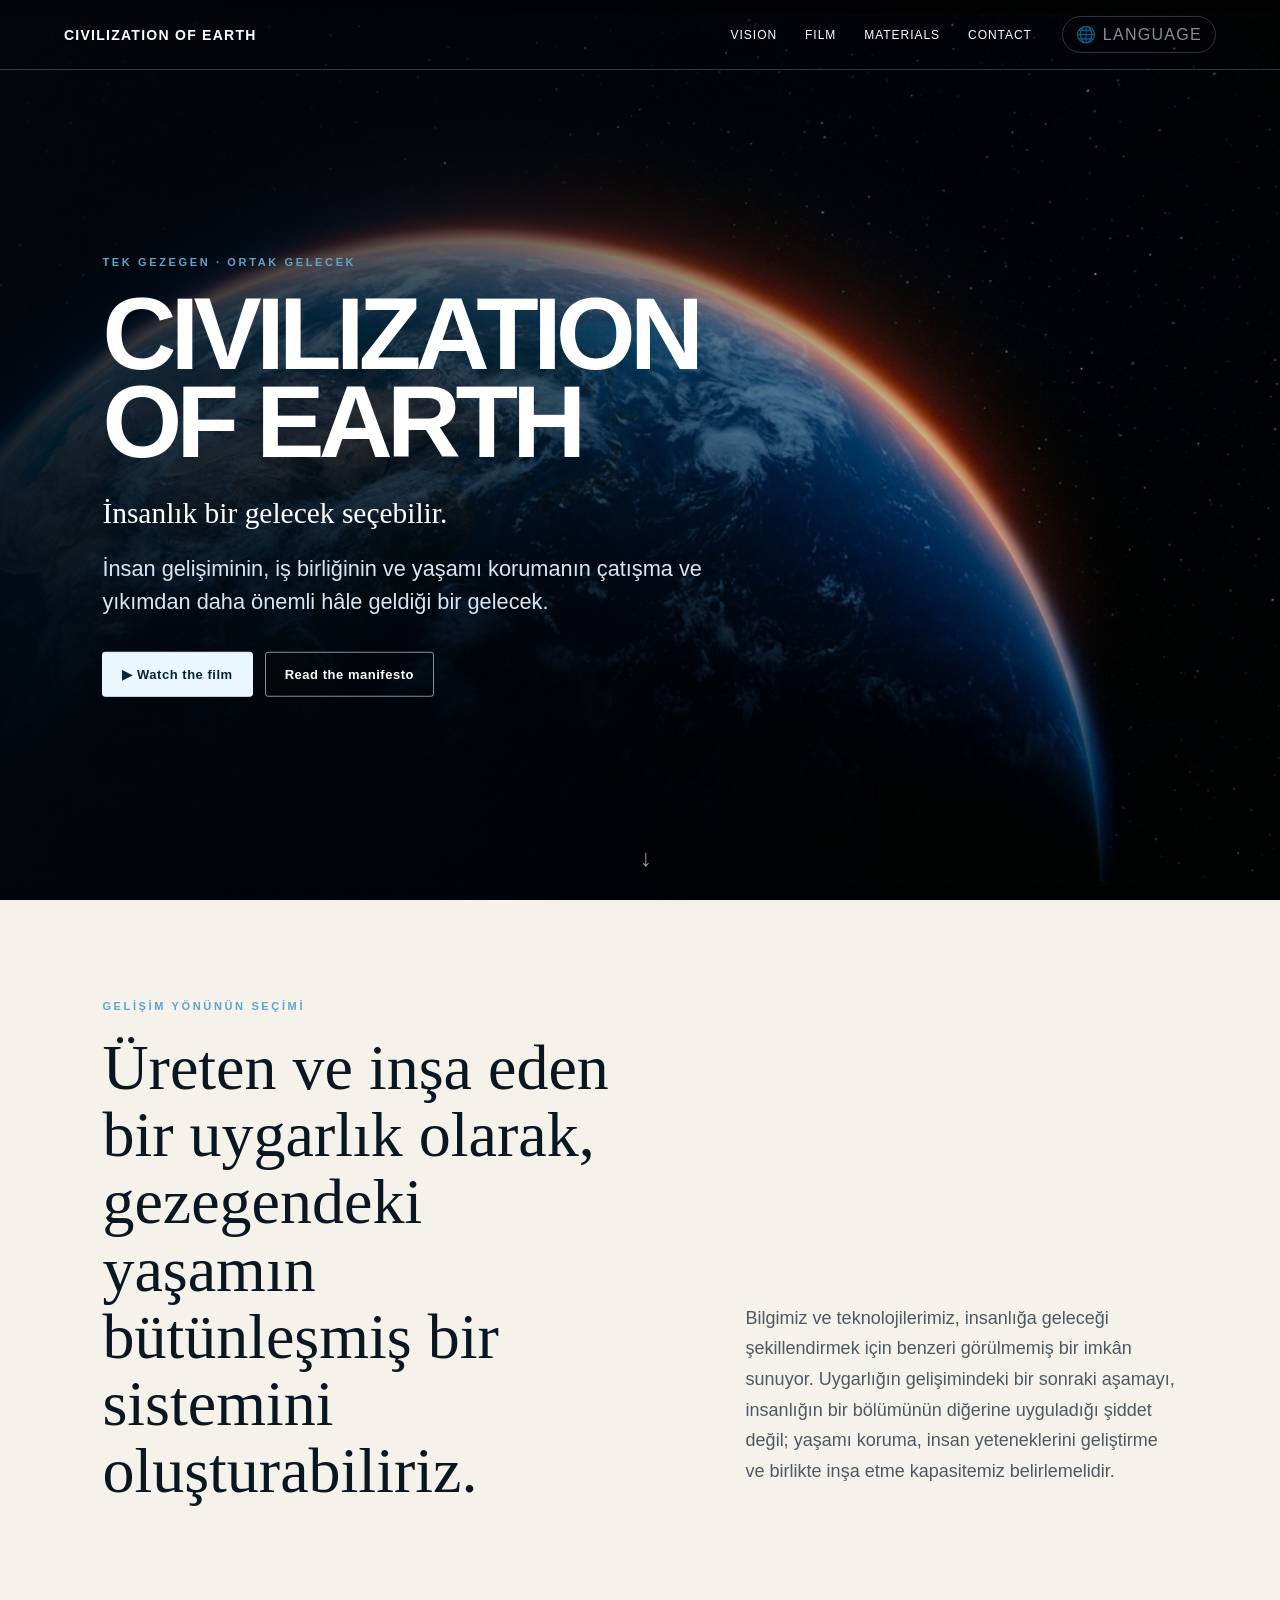
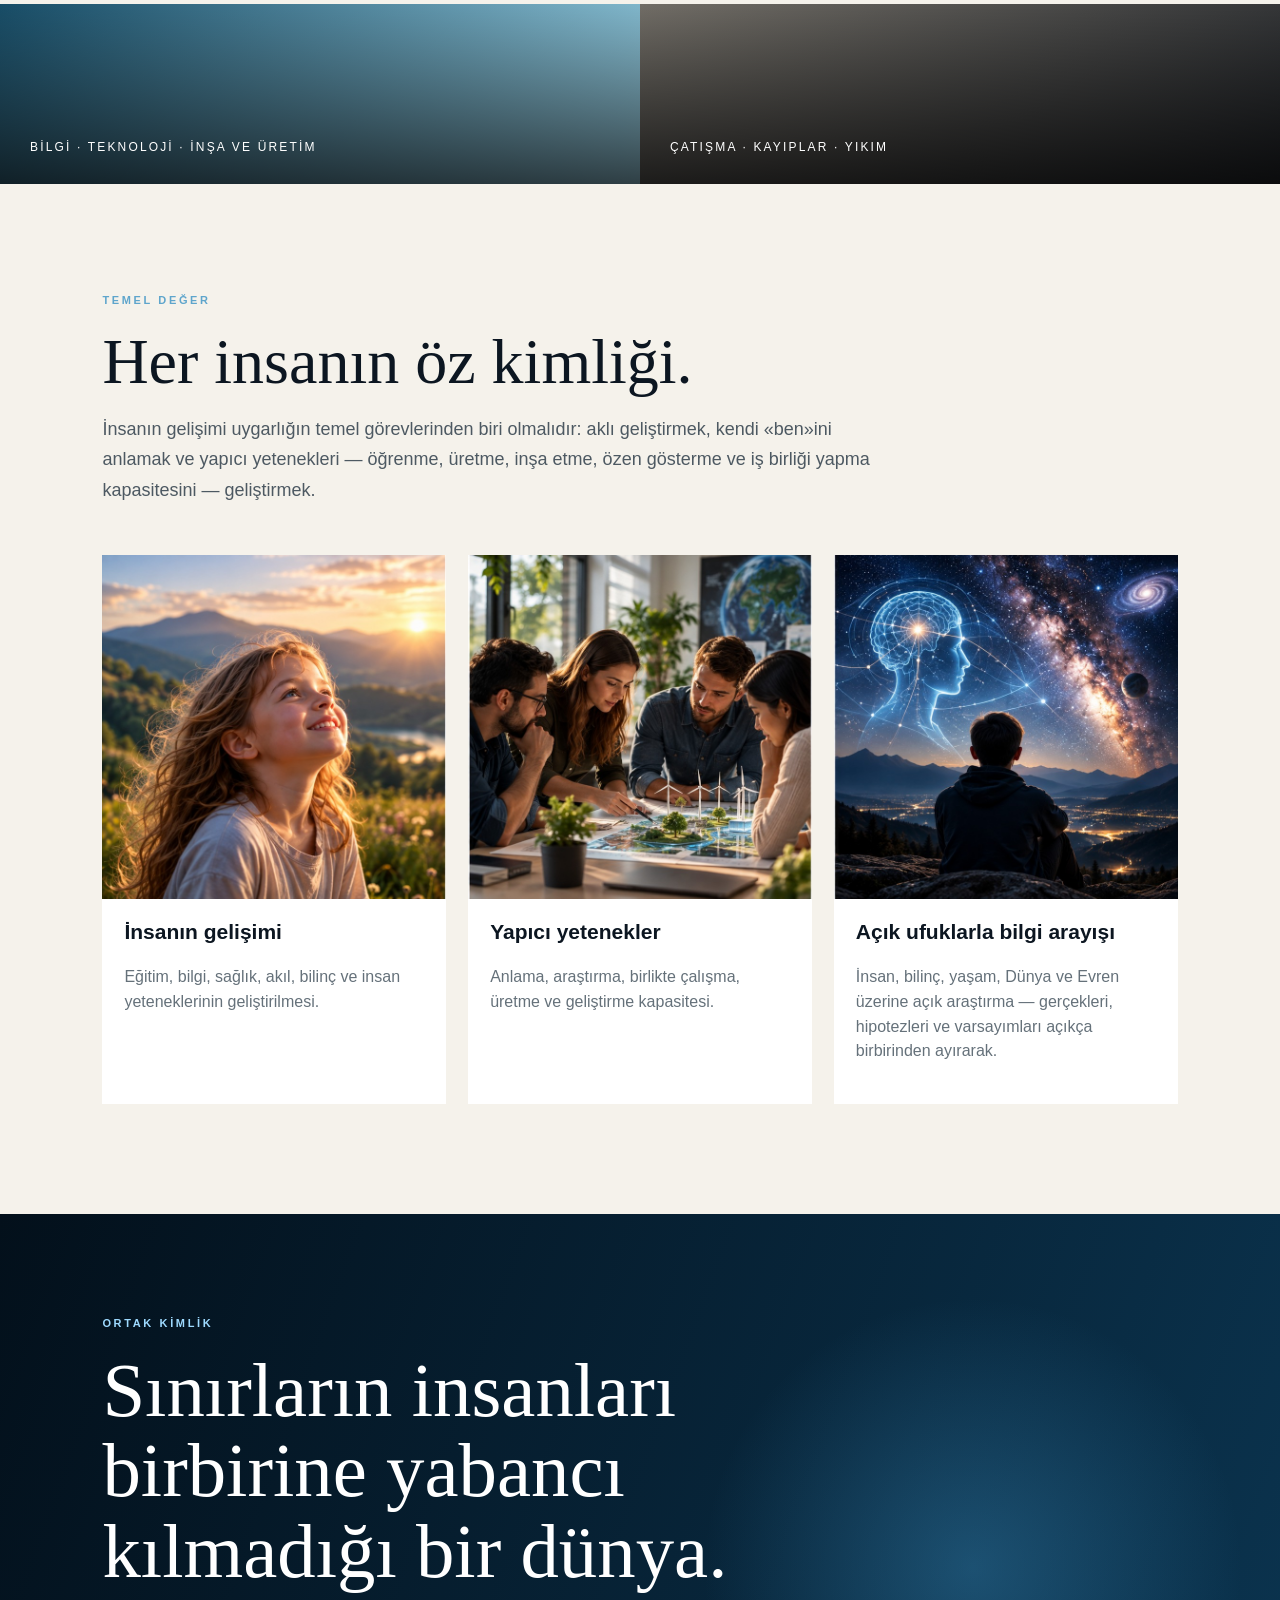
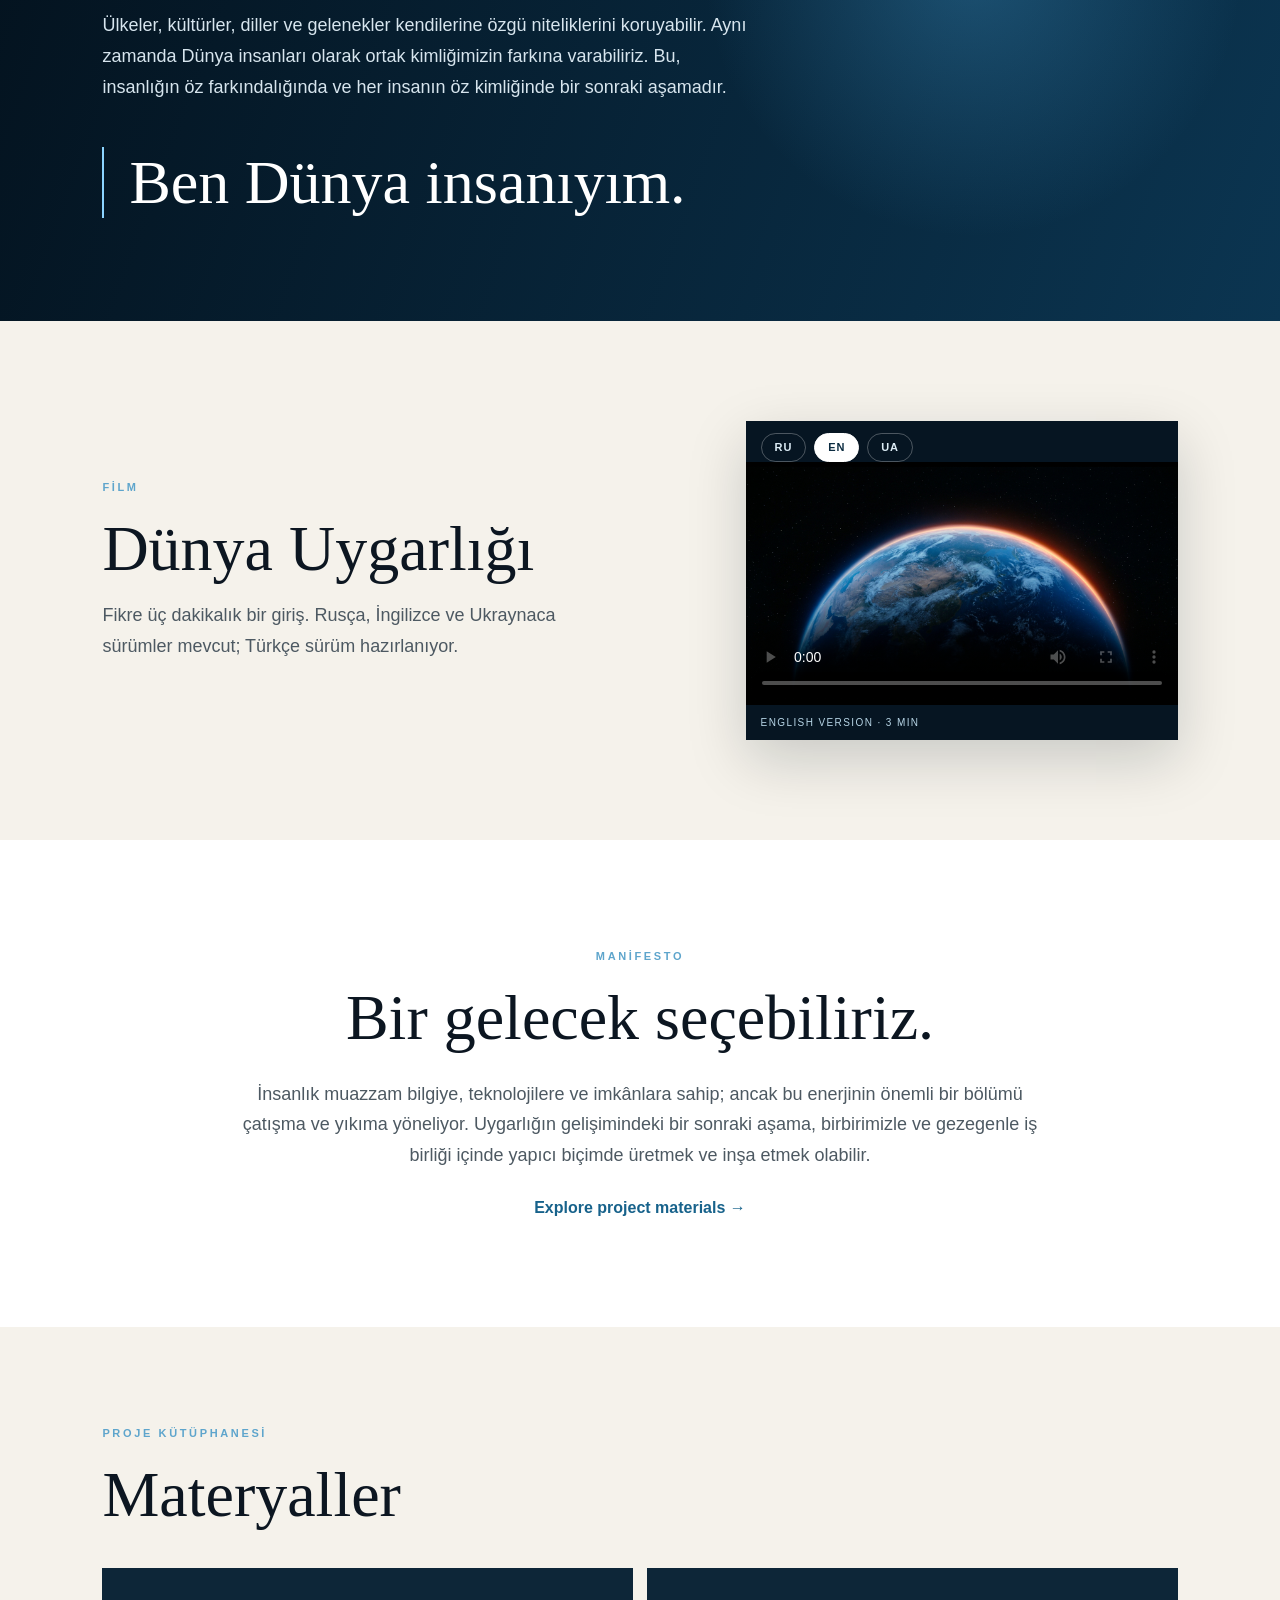
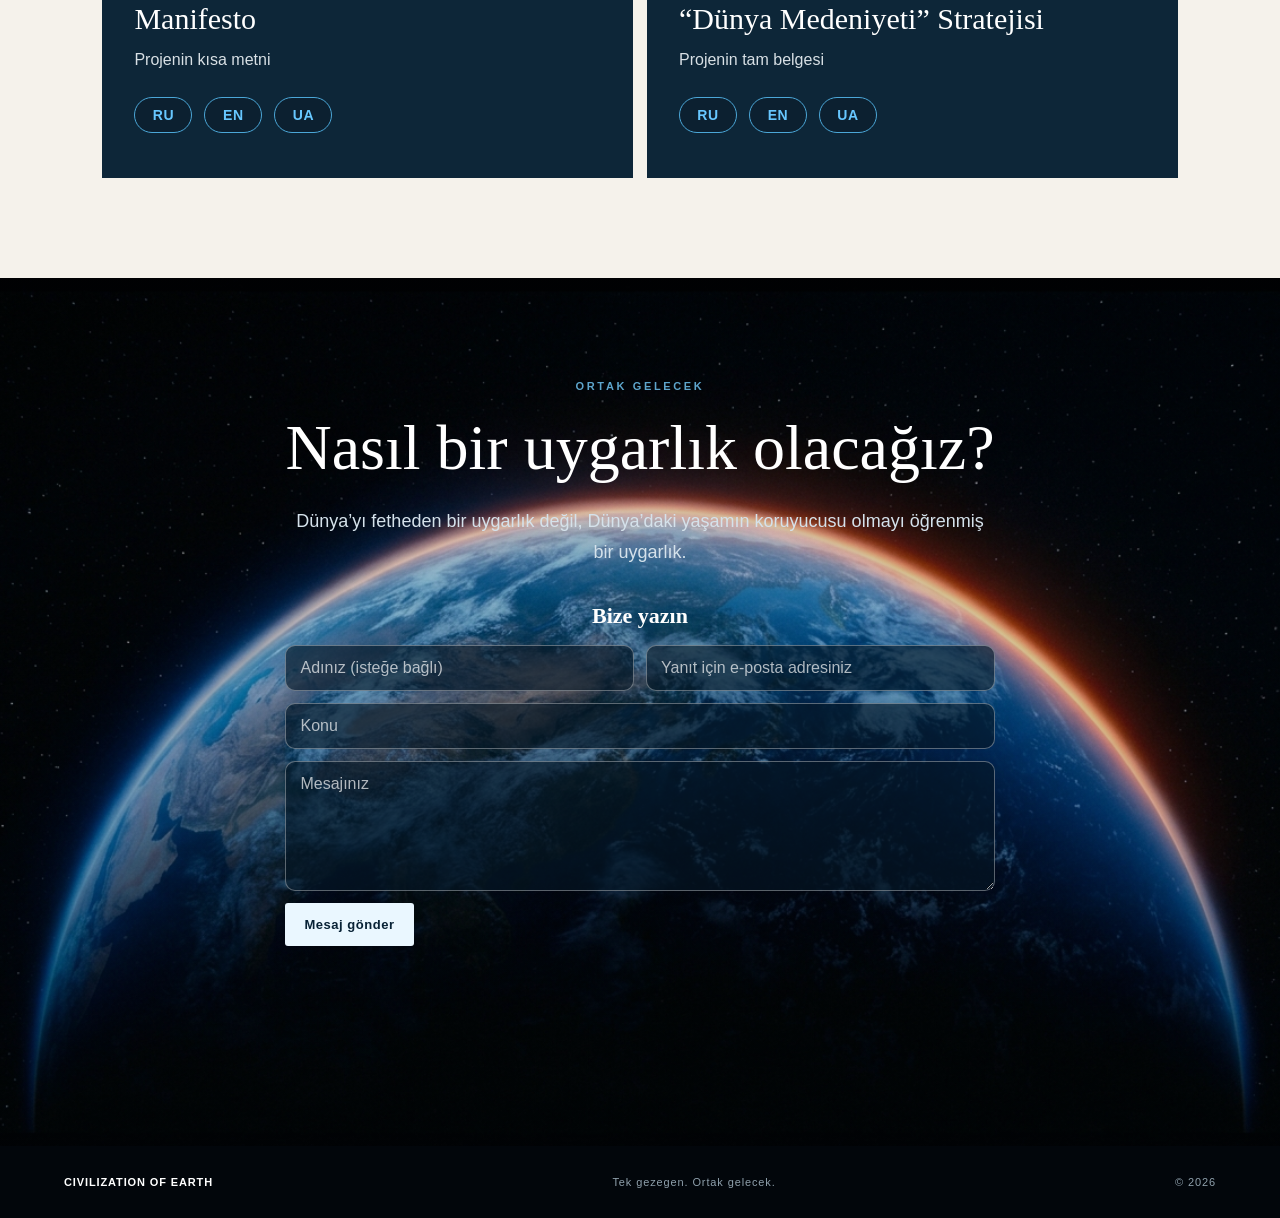
<file: tr/index.html>
<!doctype html>
<html lang="tr" dir="ltr">
<head>
<meta charset="utf-8"><meta name="viewport" content="width=device-width,initial-scale=1">
<title>DÜNYA UYGARLIĞI</title>
<meta name="description" content="Humanity can choose a future centered on human development, cooperation and the preservation of life on Earth.">
<link rel="stylesheet" href="../styles.css">

<style>
.language-picker{position:relative;display:inline-block}
.language-picker>button{background:transparent;border:1px solid rgba(255,255,255,.35);border-radius:999px;padding:8px 13px;color:inherit;cursor:pointer;font:inherit}
.language-dropdown{display:none;position:absolute;right:0;top:calc(100% + 8px);z-index:1000;min-width:190px;max-height:70vh;overflow:auto;background:#f8f4ea;color:#132238;border:1px solid rgba(19,34,56,.18);border-radius:12px;padding:7px;box-shadow:0 14px 40px rgba(0,0,0,.18);text-align:left}
.language-picker.open .language-dropdown{display:block}
.language-dropdown a{display:block;padding:8px 10px;border-radius:7px;color:#132238;text-decoration:none;white-space:nowrap}
.language-dropdown a:hover{background:rgba(19,34,56,.08)}
html[dir="rtl"] .language-dropdown{right:auto;left:0;text-align:right}

.contactFormWrap{margin-top:30px;max-width:760px;width:100%}.contactFormTitle{margin:0 0 16px;font:600 22px/1.2 Georgia,serif}.contactForm{display:grid;grid-template-columns:1fr 1fr;gap:12px}.contactForm input,.contactForm textarea{box-sizing:border-box;width:100%;border:1px solid rgba(255,255,255,.34);background:rgba(5,24,38,.62);color:#fff;border-radius:10px;padding:13px 14px;font:inherit;outline:none}.contactForm input::placeholder,.contactForm textarea::placeholder{color:rgba(255,255,255,.68)}.contactForm input:focus,.contactForm textarea:focus{border-color:#72cfff}.contactForm .full{grid-column:1/-1}.contactForm textarea{min-height:130px;resize:vertical}.contactForm button{justify-self:start;border:0;cursor:pointer}.contactForm button[disabled]{opacity:.65;cursor:wait}.contactStatus{grid-column:1/-1;min-height:1.4em;margin:0;color:#9ee2b0}.contactStatus.error{color:#ffb3b3}.contactDirect{margin:16px 0 0;font-size:14px;color:rgba(255,255,255,.78)}.contactDirect a{color:#8bd7ff;text-decoration:none}.contactDirect a:hover{text-decoration:underline}.contactHp{position:absolute!important;left:-10000px!important;width:1px!important;height:1px!important;overflow:hidden!important}@media(max-width:680px){.contactForm{grid-template-columns:1fr}}
</style>
<style>
.materialGridDocs{grid-template-columns:repeat(2,minmax(0,1fr))!important}.materialGridDocs .materialDoc{background:#0d2638;color:#fff;padding:34px 32px;min-height:210px;box-sizing:border-box}.materialGridDocs .materialDoc>b{font-family:Georgia,serif;font-size:30px;line-height:1.12}.materialGridDocs .materialDoc p{color:#d8e0e5;font-size:16px}.materialGridDocs .docLinks{display:flex;gap:12px;flex-wrap:wrap;margin-top:28px}.materialGridDocs .docLinks a{display:inline-flex!important;align-items:center;justify-content:center;width:58px!important;height:36px!important;min-height:0!important;padding:0!important;border:1px solid #4ba7d8;border-radius:999px;color:#67c7ff!important;text-decoration:none;font:700 14px/1 Arial,sans-serif;letter-spacing:.04em;box-sizing:border-box}.materialGridDocs .docLinks a:hover{background:rgba(103,199,255,.12)}@media(max-width:760px){.materialGridDocs{grid-template-columns:1fr!important}.materialGridDocs .materialDoc>b{font-size:25px}}
</style>
</head>
<body>
<header class="nav"><a class="brand" href="#top">CIVILIZATION OF EARTH</a><nav><a href="#vision" data-i18n="navVision">Vision</a><a href="#film" data-i18n="navFilm">Film</a><a href="#materials" data-i18n="navMaterials">Materials</a><a href="#contact" data-i18n="navContact">Contact</a></nav><div class="langs"><div class="language-picker"><button type="button" aria-label="Choose language">🌐 Language</button><div class="language-dropdown"><a href="../index.html" lang="ru" dir="ltr">Русский</a>
<a href="../en/index.html" lang="en" dir="ltr">English</a>
<a href="../uk/index.html" lang="uk" dir="ltr">Українська</a>
<a href="../ar/index.html" lang="ar" dir="rtl">العربية</a>
<a href="../zh/index.html" lang="zh" dir="ltr">中文</a>
<a href="../es/index.html" lang="es" dir="ltr">Español</a>
<a href="../fr/index.html" lang="fr" dir="ltr">Français</a>
<a href="../hi/index.html" lang="hi" dir="ltr">हिन्दी</a>
<a href="../pt/index.html" lang="pt" dir="ltr">Português</a>
<a href="../de/index.html" lang="de" dir="ltr">Deutsch</a>
<a href="../tr/index.html" lang="tr" dir="ltr">Türkçe</a>
<a href="../he/index.html" lang="he" dir="rtl">עברית</a>
<a href="../ja/index.html" lang="ja" dir="ltr">日本語</a>
<a href="../ko/index.html" lang="ko" dir="ltr">한국어</a></div></div><button class="menu">☰</button></div></header>
<main id="top">
<section class="hero"><img class="heroEarth" src="../images/hero-earth.jpg" alt="Earth seen from space"><div class="heroShade"></div><div class="heroContent"><div class="eyebrow" data-i18n="eyebrow">TEK GEZEGEN · ORTAK GELECEK</div><h1>CIVILIZATION<br>OF EARTH</h1><p class="heroStatement" data-i18n="heroStatement">İnsanlık bir gelecek seçebilir.</p><p data-i18n="heroText">İnsan gelişiminin, iş birliğinin ve yaşamı korumanın çatışma ve yıkımdan daha önemli hâle geldiği bir gelecek.</p><div class="actions"><a class="btn primary" href="#film" data-i18n="watch">▶ Watch the film</a><a class="btn" href="#manifesto" data-i18n="manifestoBtn">Read the manifesto</a></div></div><div class="scroll">↓</div></section>
<section class="intro" id="vision"><div><div class="kicker" data-i18n="choiceKicker">GELİŞİM YÖNÜNÜN SEÇİMİ</div><h2 data-i18n="choiceTitle">Üreten ve inşa eden bir uygarlık olarak, gezegendeki yaşamın bütünleşmiş bir sistemini oluşturabiliriz.</h2></div><p data-i18n="choiceText">Bilgimiz ve teknolojilerimiz, insanlığa geleceği şekillendirmek için benzeri görülmemiş bir imkân sunuyor. Uygarlığın gelişimindeki bir sonraki aşamayı, insanlığın bir bölümünün diğerine uyguladığı şiddet değil; yaşamı koruma, insan yeteneklerini geliştirme ve birlikte inşa etme kapasitemiz belirlemelidir.</p></section>
<section class="split"><div class="panel image-city"><span data-i18n="knowledge">BİLGİ · TEKNOLOJİ · İNŞA VE ÜRETİM</span></div><div class="panel image-ruins"><span data-i18n="cost">ÇATIŞMA · KAYIPLAR · YIKIM</span></div></section>
<section class="human"><div class="kicker" data-i18n="valueKicker">TEMEL DEĞER</div><h2 data-i18n="valueTitle">Her insanın öz kimliği.</h2><p class="lead" data-i18n="valueText">İnsanın gelişimi uygarlığın temel görevlerinden biri olmalıdır: aklı geliştirmek, kendi «ben»ini anlamak ve yapıcı yetenekleri — öğrenme, üretme, inşa etme, özen gösterme ve iş birliği yapma kapasitesini — geliştirmek.</p><div class="cards"><article><div class="cardImg img-child"></div><h3 data-i18n="card1t">İnsanın gelişimi</h3><p data-i18n="card1p">Eğitim, bilgi, sağlık, akıl, bilinç ve insan yeteneklerinin geliştirilmesi.</p></article><article><div class="cardImg img-science"></div><h3 data-i18n="card2t">Yapıcı yetenekler</h3><p data-i18n="card2p">Anlama, araştırma, birlikte çalışma, üretme ve geliştirme kapasitesi.</p></article><article><div class="cardImg img-cosmos"></div><h3 data-i18n="card3t">Açık ufuklarla bilgi arayışı</h3><p data-i18n="card3p">İnsan, bilinç, yaşam, Dünya ve Evren üzerine açık araştırma — gerçekleri, hipotezleri ve varsayımları açıkça birbirinden ayırarak.</p></article></div></section>
<section class="identity"><div class="identityText"><div class="kicker" data-i18n="identityKicker">ORTAK KİMLİK</div><h2 data-i18n="identityTitle">Sınırların insanları birbirine yabancı kılmadığı bir dünya.</h2><p data-i18n="identityText">Ülkeler, kültürler, diller ve gelenekler kendilerine özgü niteliklerini koruyabilir. Aynı zamanda Dünya insanları olarak ortak kimliğimizin farkına varabiliriz. Bu, insanlığın öz farkındalığında ve her insanın öz kimliğinde bir sonraki aşamadır.</p><blockquote data-i18n="earthPerson">Ben Dünya insanıyım.</blockquote></div></section>
<section class="film" id="film"><div><div class="kicker" data-i18n="filmKicker">FİLM</div><h2 data-i18n="filmTitle">Dünya Uygarlığı</h2><p data-i18n="filmText">Fikre üç dakikalık bir giriş. Rusça, İngilizce ve Ukraynaca sürümler mevcut; Türkçe sürüm hazırlanıyor.</p></div><div class="videoFrame"><div class="videoLanguages" role="group" aria-label="Film language"><button class="videoLangBtn" type="button" data-src="../assets/civilization-of-earth-ru.mp4" data-note="Русская версия · 3 мин">RU</button><button class="videoLangBtn active" type="button" data-src="../assets/civilization-of-earth-en.mp4" data-note="English version · 3 min">EN</button><button class="videoLangBtn" type="button" data-src="../assets/civilization-of-earth-uk.mp4" data-note="Українська версія · 3 хв">UA</button></div><video controls preload="metadata" poster="../images/hero-earth.jpg"><source src="../assets/civilization-of-earth-en.mp4" type="video/mp4">Your browser does not support HTML5 video.</video><div class="videoNote">English version · 3 min</div></div></section>
<section class="manifesto" id="manifesto"><div class="kicker" data-i18n="manifestoKicker">MANİFESTO</div><h2 data-i18n="manifestoTitle">Bir gelecek seçebiliriz.</h2><p data-i18n="manifestoText">İnsanlık muazzam bilgiye, teknolojilere ve imkânlara sahip; ancak bu enerjinin önemli bir bölümü çatışma ve yıkıma yöneliyor. Uygarlığın gelişimindeki bir sonraki aşama, birbirimizle ve gezegenle iş birliği içinde yapıcı biçimde üretmek ve inşa etmek olabilir.</p><a class="textLink" href="#materials" data-i18n="readMaterials">Explore project materials →</a></section>
<section class="materials" id="materials"><div class="kicker" data-i18n="materialsKicker">PROJE KÜTÜPHANESİ</div><h2 data-i18n="materialsTitle">Materyaller</h2><div class="materialGrid materialGridDocs">
<article class="materialDoc"><b>Manifesto</b><p>Projenin kısa metni</p><div class="docLinks"><a href="../documents/Manifesto_RU.pdf" target="_blank">RU</a><a href="../documents/Manifesto_EN.pdf" target="_blank">EN</a><a href="../documents/Manifesto_UA.pdf" target="_blank">UA</a></div></article>
<article class="materialDoc"><b>“Dünya Medeniyeti” Stratejisi</b><p>Projenin tam belgesi</p><div class="docLinks"><a href="../documents/Civilization_of_Earth_RU.pdf" target="_blank">RU</a><a href="../documents/Civilization_of_Earth_EN.pdf" target="_blank">EN</a><a href="../documents/Civilization_of_Earth_UA.pdf" target="_blank">UA</a></div></article>
</div></section>
<section class="closing" id="contact"><div class="earthGlow"></div><div class="closingContent"><div class="kicker" data-i18n="futureKicker">ORTAK GELECEK</div><h2 data-i18n="futureTitle">Nasıl bir uygarlık olacağız?</h2><p data-i18n="futureText">Dünya’yı fetheden bir uygarlık değil, Dünya’daki yaşamın koruyucusu olmayı öğrenmiş bir uygarlık.</p><div class="contactFormWrap"><h3 class="contactFormTitle">Bize yazın</h3><form class="contactForm" action="https://formspree.io/f/xwlpqalw" method="POST" data-success="Teşekkürler. Mesajınız gönderildi." data-error="Mesaj gönderilemedi. Lütfen tekrar deneyin."><input type="text" name="name" autocomplete="name" placeholder="Adınız (isteğe bağlı)"><input type="email" name="email" autocomplete="email" placeholder="Yanıt için e-posta adresiniz"><input class="full" type="text" name="subject" placeholder="Konu"><textarea class="full" name="message" required placeholder="Mesajınız"></textarea><label class="contactHp" aria-hidden="true">Website<input type="text" name="website" tabindex="-1" autocomplete="off"></label><input type="hidden" name="_subject" value="Civilization of Earth — website message"><button class="btn primary" type="submit">Mesaj gönder</button><p class="contactStatus" role="status" aria-live="polite"></p></form></div></div></section>
</main>
<footer><b>CIVILIZATION OF EARTH</b><span data-i18n="footer">Tek gezegen. Ortak gelecek.</span><span>© 2026</span></footer>
<script src="../script.js"></script>

<script>
document.addEventListener('click',function(e){
 const p=e.target.closest('.language-picker');
 document.querySelectorAll('.language-picker.open').forEach(x=>{if(x!==p)x.classList.remove('open')});
 if(e.target.closest('.language-picker>button')){e.preventDefault();p.classList.toggle('open');}
});
</script>

<script>
document.querySelectorAll('.contactForm').forEach(function(form){
 const status=form.querySelector('.contactStatus'), btn=form.querySelector('button[type="submit"]');
 form.addEventListener('submit',async function(e){
  e.preventDefault(); status.textContent=''; status.classList.remove('error'); btn.disabled=true;
  try{const r=await fetch(form.action,{method:'POST',body:new FormData(form),headers:{'Accept':'application/json'}}); if(r.ok){form.reset();status.textContent=form.dataset.success;}else{throw new Error('send');}}
  catch(err){status.textContent=form.dataset.error;status.classList.add('error');}
  finally{btn.disabled=false;}
 });
});
</script>
</body></html>
</file>
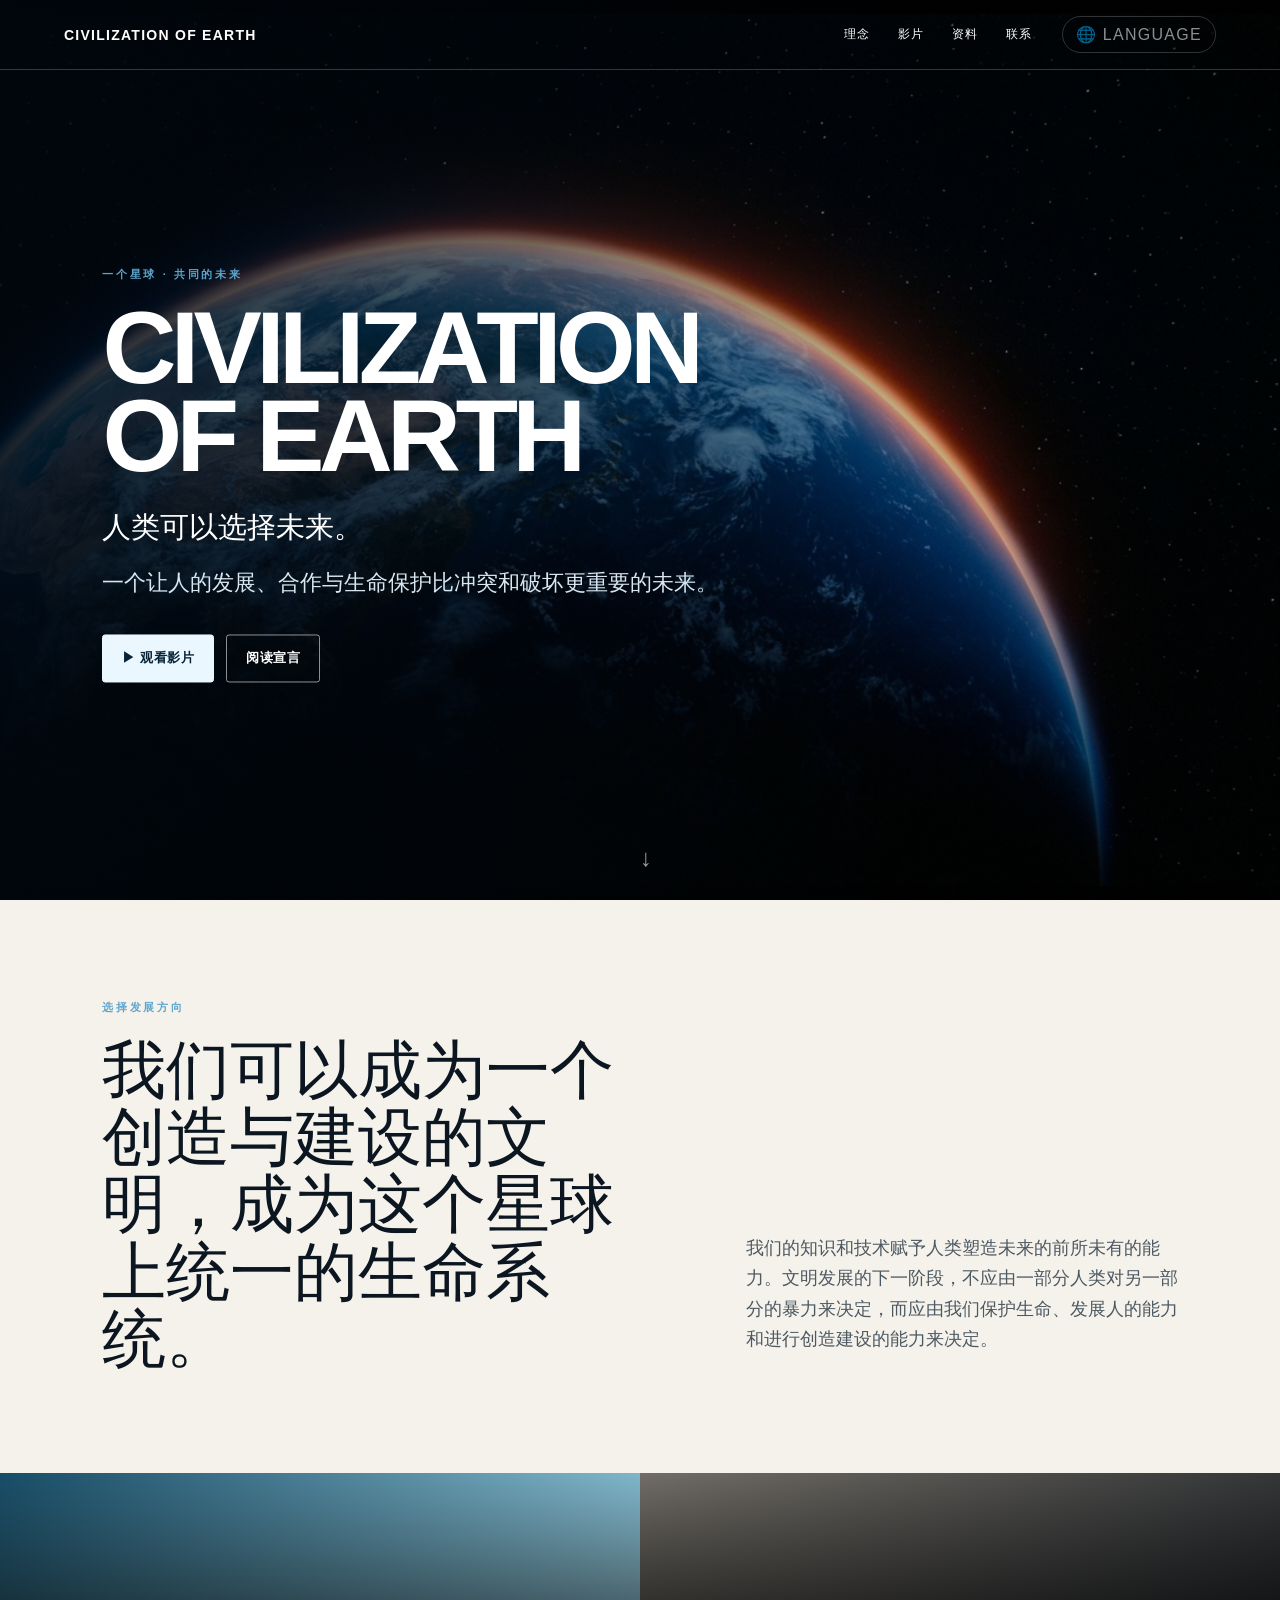
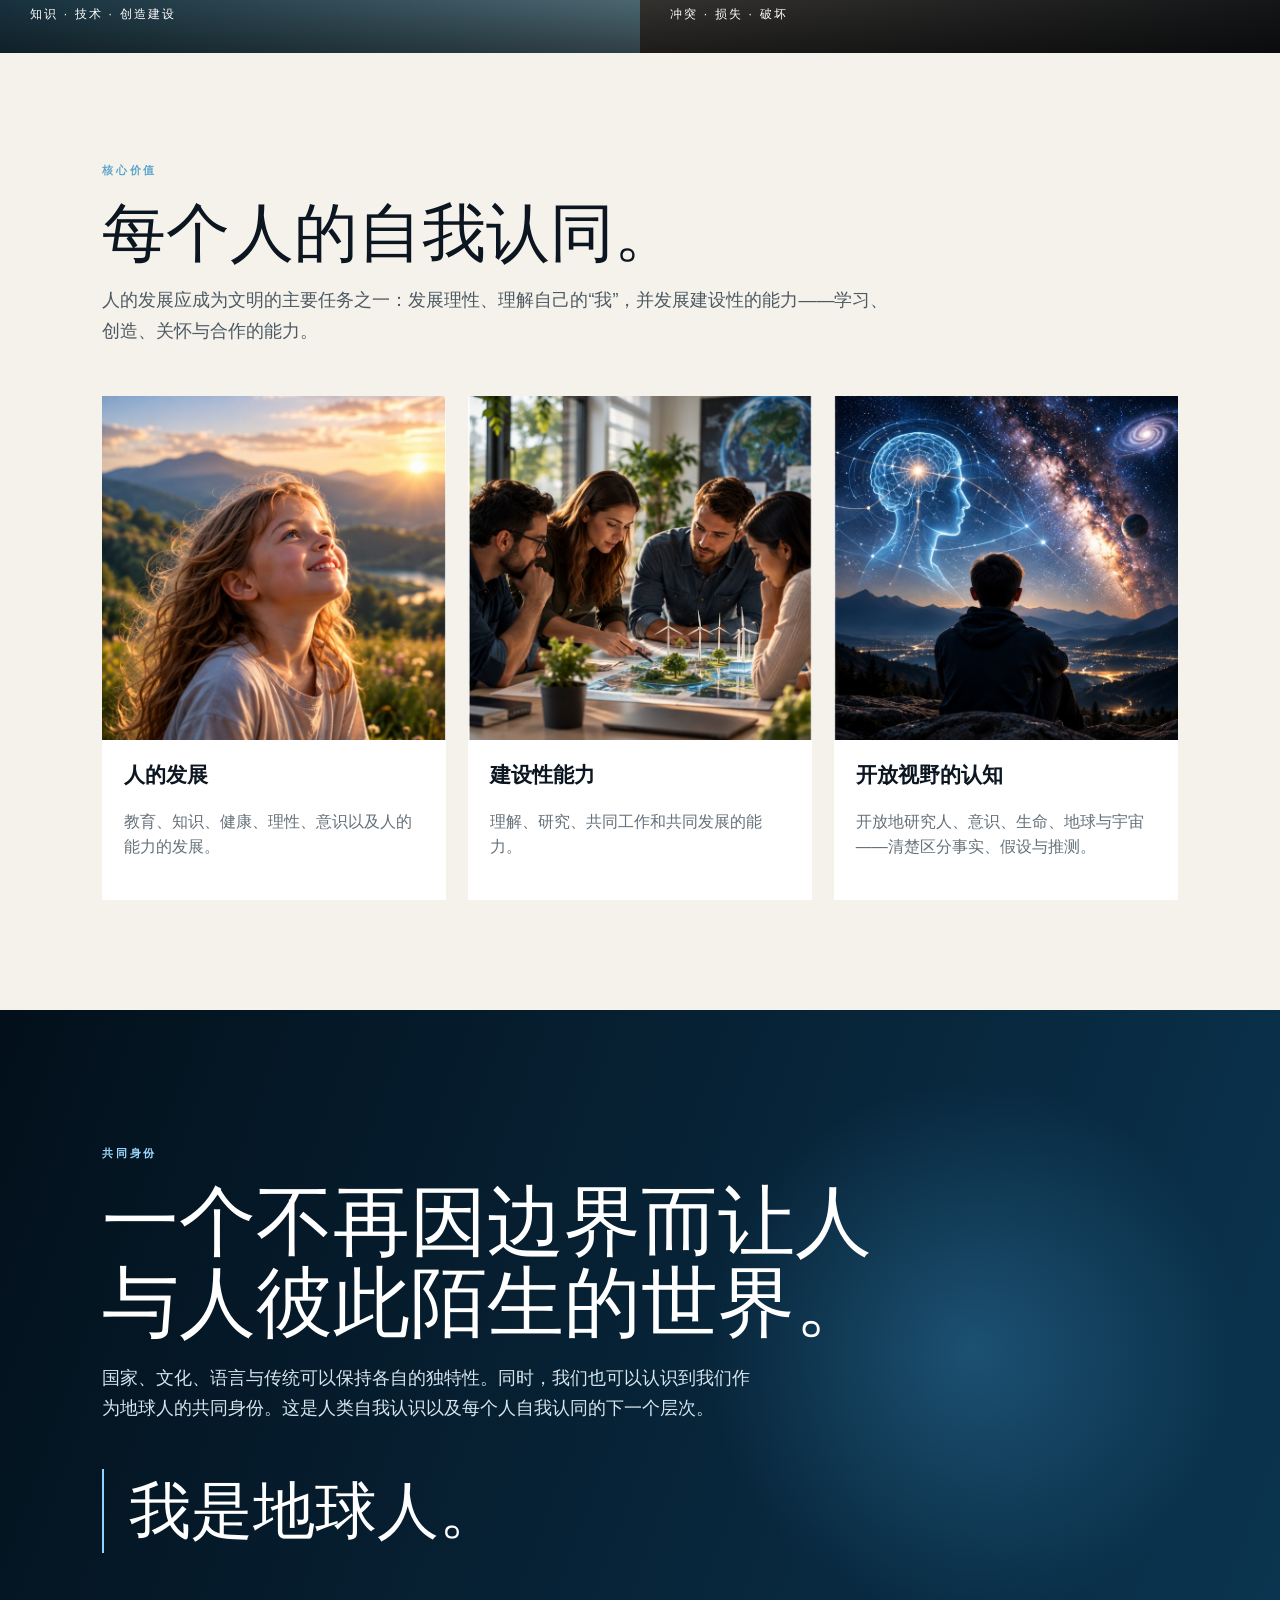
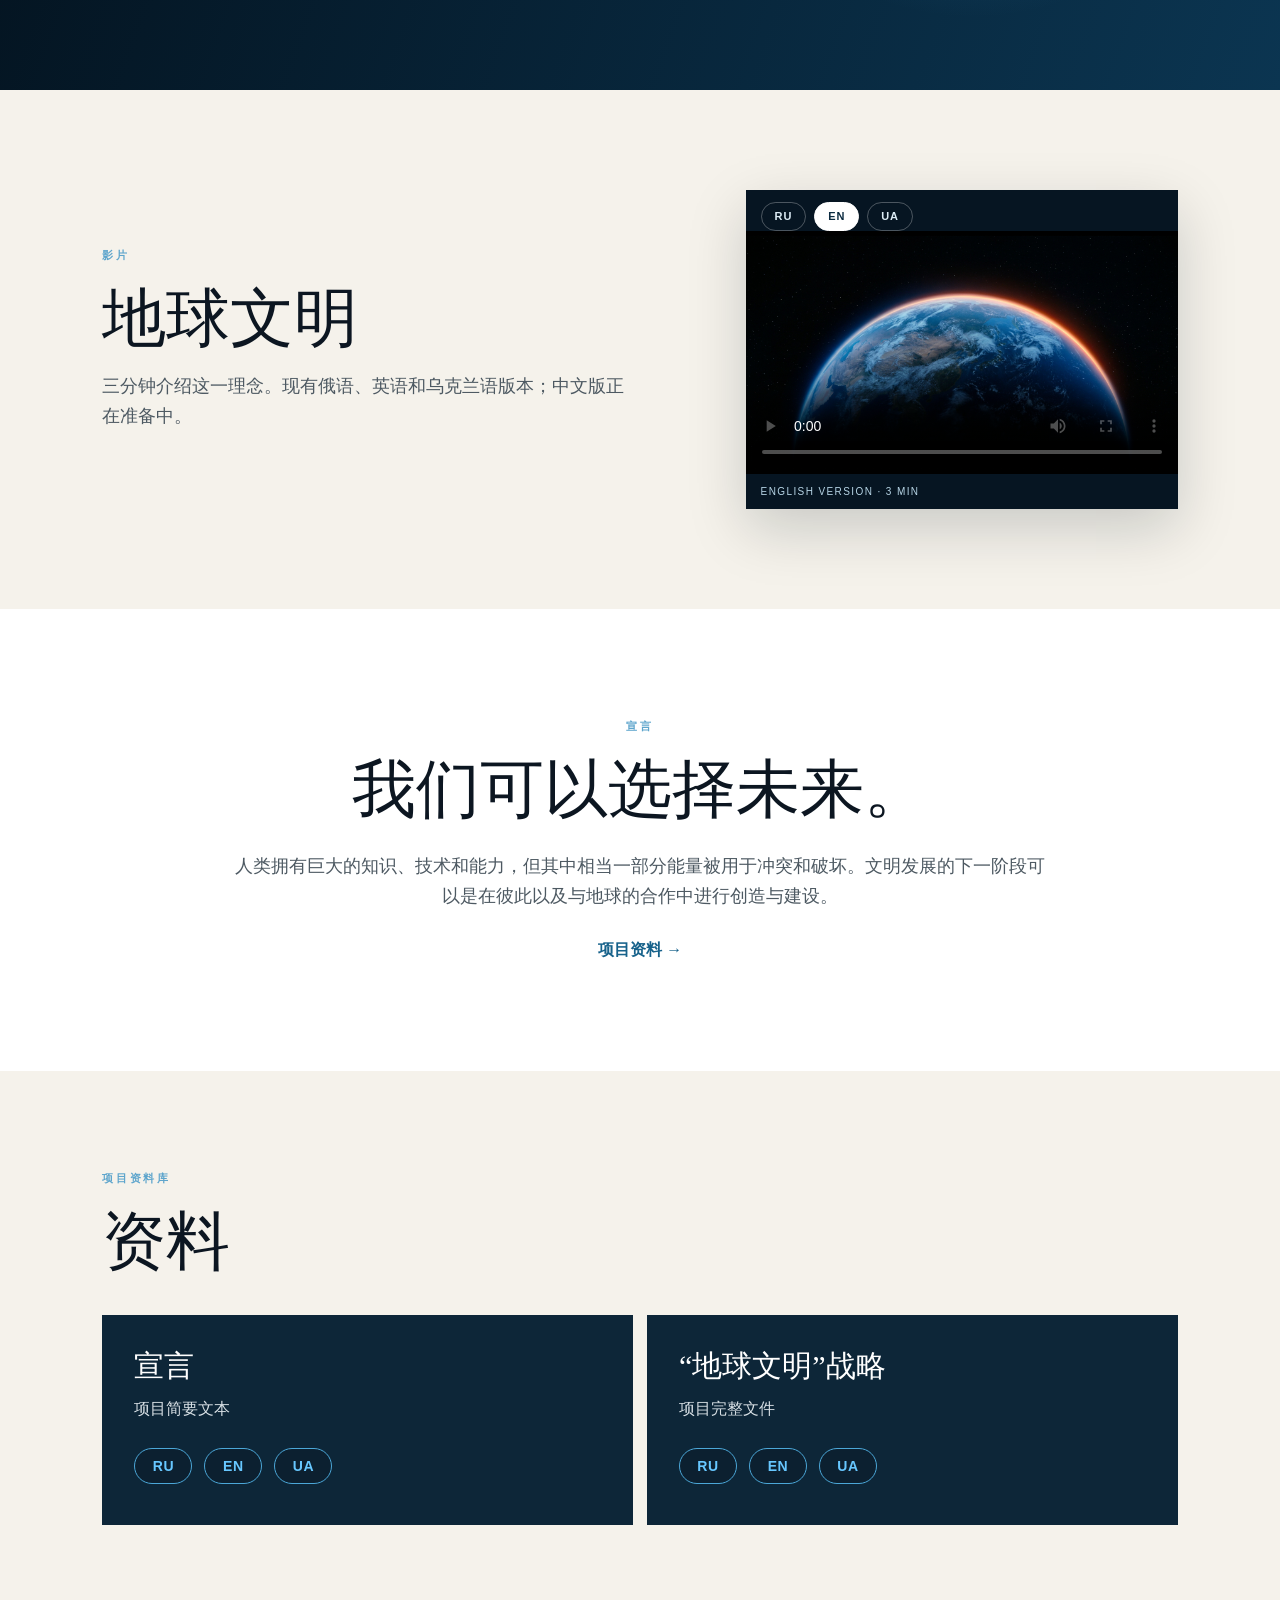
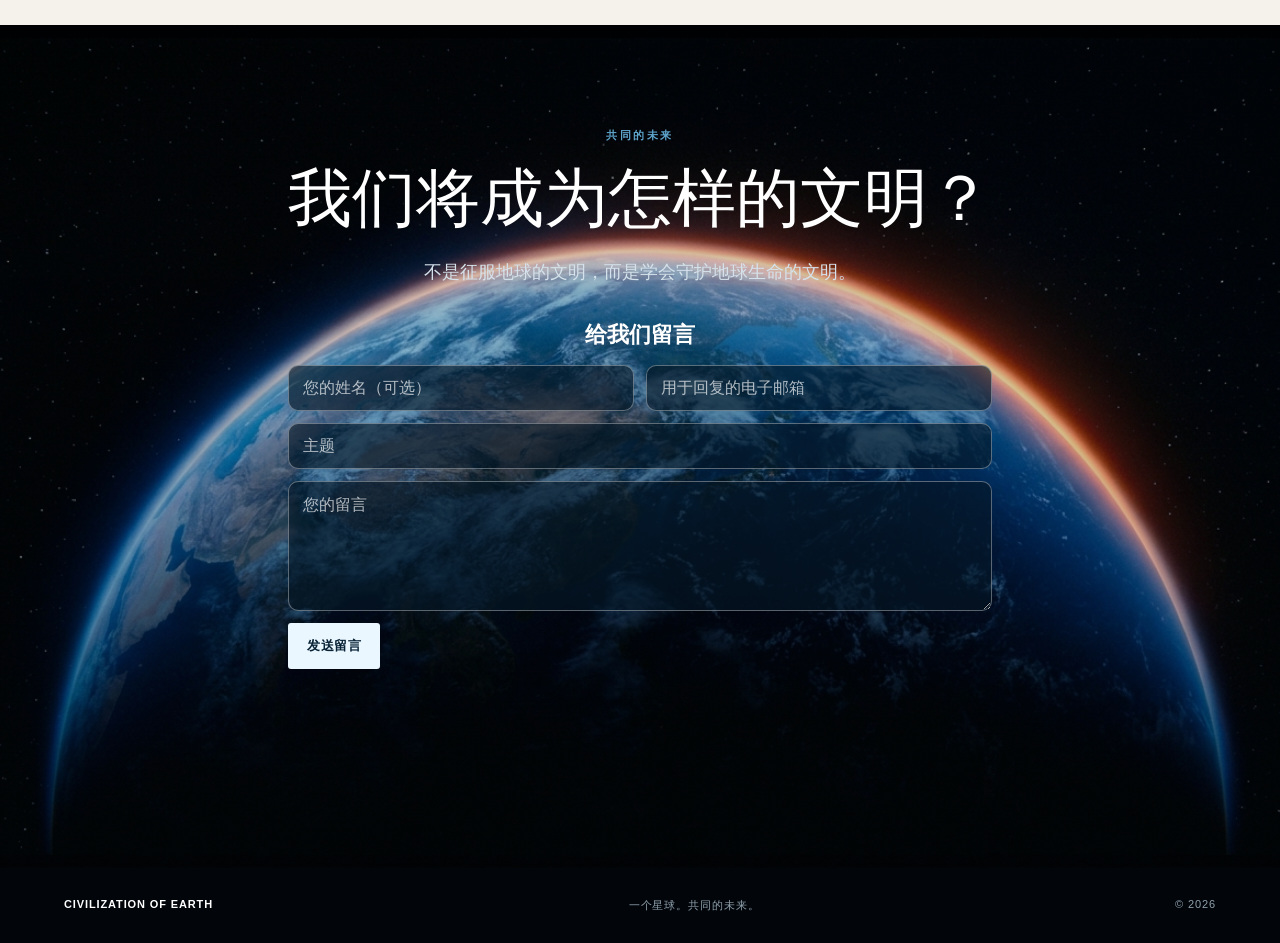
<file: zh/index.html>
<!doctype html>
<html lang="zh" dir="ltr">
<head>
<meta charset="utf-8"><meta name="viewport" content="width=device-width,initial-scale=1">
<title>地球文明</title>
<meta name="description" content="Humanity can choose a future centered on human development, cooperation and the preservation of life on Earth.">
<link rel="stylesheet" href="../styles.css">

<style>
.language-picker{position:relative;display:inline-block}
.language-picker>button{background:transparent;border:1px solid rgba(255,255,255,.35);border-radius:999px;padding:8px 13px;color:inherit;cursor:pointer;font:inherit}
.language-dropdown{display:none;position:absolute;right:0;top:calc(100% + 8px);z-index:1000;min-width:190px;max-height:70vh;overflow:auto;background:#f8f4ea;color:#132238;border:1px solid rgba(19,34,56,.18);border-radius:12px;padding:7px;box-shadow:0 14px 40px rgba(0,0,0,.18);text-align:left}
.language-picker.open .language-dropdown{display:block}
.language-dropdown a{display:block;padding:8px 10px;border-radius:7px;color:#132238;text-decoration:none;white-space:nowrap}
.language-dropdown a:hover{background:rgba(19,34,56,.08)}
html[dir="rtl"] .language-dropdown{right:auto;left:0;text-align:right}

.contactFormWrap{margin-top:30px;max-width:760px;width:100%}.contactFormTitle{margin:0 0 16px;font:600 22px/1.2 Georgia,serif}.contactForm{display:grid;grid-template-columns:1fr 1fr;gap:12px}.contactForm input,.contactForm textarea{box-sizing:border-box;width:100%;border:1px solid rgba(255,255,255,.34);background:rgba(5,24,38,.62);color:#fff;border-radius:10px;padding:13px 14px;font:inherit;outline:none}.contactForm input::placeholder,.contactForm textarea::placeholder{color:rgba(255,255,255,.68)}.contactForm input:focus,.contactForm textarea:focus{border-color:#72cfff}.contactForm .full{grid-column:1/-1}.contactForm textarea{min-height:130px;resize:vertical}.contactForm button{justify-self:start;border:0;cursor:pointer}.contactForm button[disabled]{opacity:.65;cursor:wait}.contactStatus{grid-column:1/-1;min-height:1.4em;margin:0;color:#9ee2b0}.contactStatus.error{color:#ffb3b3}.contactDirect{margin:16px 0 0;font-size:14px;color:rgba(255,255,255,.78)}.contactDirect a{color:#8bd7ff;text-decoration:none}.contactDirect a:hover{text-decoration:underline}.contactHp{position:absolute!important;left:-10000px!important;width:1px!important;height:1px!important;overflow:hidden!important}@media(max-width:680px){.contactForm{grid-template-columns:1fr}}
</style>
<style>
.materialGridDocs{grid-template-columns:repeat(2,minmax(0,1fr))!important}.materialGridDocs .materialDoc{background:#0d2638;color:#fff;padding:34px 32px;min-height:210px;box-sizing:border-box}.materialGridDocs .materialDoc>b{font-family:Georgia,serif;font-size:30px;line-height:1.12}.materialGridDocs .materialDoc p{color:#d8e0e5;font-size:16px}.materialGridDocs .docLinks{display:flex;gap:12px;flex-wrap:wrap;margin-top:28px}.materialGridDocs .docLinks a{display:inline-flex!important;align-items:center;justify-content:center;width:58px!important;height:36px!important;min-height:0!important;padding:0!important;border:1px solid #4ba7d8;border-radius:999px;color:#67c7ff!important;text-decoration:none;font:700 14px/1 Arial,sans-serif;letter-spacing:.04em;box-sizing:border-box}.materialGridDocs .docLinks a:hover{background:rgba(103,199,255,.12)}@media(max-width:760px){.materialGridDocs{grid-template-columns:1fr!important}.materialGridDocs .materialDoc>b{font-size:25px}}
</style>
</head>
<body>
<header class="nav"><a class="brand" href="#top">CIVILIZATION OF EARTH</a><nav><a href="#vision" data-i18n="nav理念">理念</a><a href="#film" data-i18n="nav影片">影片</a><a href="#materials" data-i18n="nav资料">资料</a><a href="#contact" data-i18n="nav联系">联系</a></nav><div class="langs"><div class="language-picker"><button type="button" aria-label="Choose language">🌐 Language</button><div class="language-dropdown"><a href="../index.html" lang="ru" dir="ltr">Русский</a>
<a href="../en/index.html" lang="en" dir="ltr">English</a>
<a href="../uk/index.html" lang="uk" dir="ltr">Українська</a>
<a href="../ar/index.html" lang="ar" dir="rtl">العربية</a>
<a href="../zh/index.html" lang="zh" dir="ltr">中文</a>
<a href="../es/index.html" lang="es" dir="ltr">Español</a>
<a href="../fr/index.html" lang="fr" dir="ltr">Français</a>
<a href="../hi/index.html" lang="hi" dir="ltr">हिन्दी</a>
<a href="../pt/index.html" lang="pt" dir="ltr">Português</a>
<a href="../de/index.html" lang="de" dir="ltr">Deutsch</a>
<a href="../tr/index.html" lang="tr" dir="ltr">Türkçe</a>
<a href="../he/index.html" lang="he" dir="rtl">עברית</a>
<a href="../ja/index.html" lang="ja" dir="ltr">日本語</a>
<a href="../ko/index.html" lang="ko" dir="ltr">한국어</a></div></div><button class="menu">☰</button></div></header>
<main id="top">
<section class="hero"><img class="heroEarth" src="../images/hero-earth.jpg" alt="Earth seen from space"><div class="heroShade"></div><div class="heroContent"><div class="eyebrow" data-i18n="eyebrow">一个星球 · 共同的未来</div><h1>CIVILIZATION<br>OF EARTH</h1><p class="heroStatement" data-i18n="heroStatement">人类可以选择未来。</p><p data-i18n="heroText">一个让人的发展、合作与生命保护比冲突和破坏更重要的未来。</p><div class="actions"><a class="btn primary" href="#film" data-i18n="watch">▶ 观看影片</a><a class="btn" href="#manifesto" data-i18n="manifestoBtn">阅读宣言</a></div></div><div class="scroll">↓</div></section>
<section class="intro" id="vision"><div><div class="kicker" data-i18n="choiceKicker">选择发展方向</div><h2 data-i18n="choiceTitle">我们可以成为一个创造与建设的文明，成为这个星球上统一的生命系统。</h2></div><p data-i18n="choiceText">我们的知识和技术赋予人类塑造未来的前所未有的能力。文明发展的下一阶段，不应由一部分人类对另一部分的暴力来决定，而应由我们保护生命、发展人的能力和进行创造建设的能力来决定。</p></section>
<section class="split"><div class="panel image-city"><span data-i18n="knowledge">知识 · 技术 · 创造建设</span></div><div class="panel image-ruins"><span data-i18n="cost">冲突 · 损失 · 破坏</span></div></section>
<section class="human"><div class="kicker" data-i18n="valueKicker">核心价值</div><h2 data-i18n="valueTitle">每个人的自我认同。</h2><p class="lead" data-i18n="valueText">人的发展应成为文明的主要任务之一：发展理性、理解自己的“我”，并发展建设性的能力——学习、创造、关怀与合作的能力。</p><div class="cards"><article><div class="cardImg img-child"></div><h3 data-i18n="card1t">人的发展</h3><p data-i18n="card1p">教育、知识、健康、理性、意识以及人的能力的发展。</p></article><article><div class="cardImg img-science"></div><h3 data-i18n="card2t">建设性能力</h3><p data-i18n="card2p">理解、研究、共同工作和共同发展的能力。</p></article><article><div class="cardImg img-cosmos"></div><h3 data-i18n="card3t">开放视野的认知</h3><p data-i18n="card3p">开放地研究人、意识、生命、地球与宇宙——清楚区分事实、假设与推测。</p></article></div></section>
<section class="identity"><div class="identityText"><div class="kicker" data-i18n="identityKicker">共同身份</div><h2 data-i18n="identityTitle">一个不再因边界而让人与人彼此陌生的世界。</h2><p data-i18n="identityText">国家、文化、语言与传统可以保持各自的独特性。同时，我们也可以认识到我们作为地球人的共同身份。这是人类自我认识以及每个人自我认同的下一个层次。</p><blockquote data-i18n="earthPerson">我是地球人。</blockquote></div></section>
<section class="film" id="film"><div><div class="kicker" data-i18n="filmKicker">影片</div><h2 data-i18n="filmTitle">地球文明</h2><p data-i18n="filmText">三分钟介绍这一理念。现有俄语、英语和乌克兰语版本；中文版正在准备中。</p></div><div class="videoFrame"><div class="videoLanguages" role="group" aria-label="Film language"><button class="videoLangBtn" type="button" data-src="../assets/civilization-of-earth-ru.mp4" data-note="Русская версия · 3 мин">RU</button><button class="videoLangBtn active" type="button" data-src="../assets/civilization-of-earth-en.mp4" data-note="English version · 3 min">EN</button><button class="videoLangBtn" type="button" data-src="../assets/civilization-of-earth-uk.mp4" data-note="Українська версія · 3 хв">UA</button></div><video controls preload="metadata" poster="../images/hero-earth.jpg"><source src="../assets/civilization-of-earth-en.mp4" type="video/mp4">Your browser does not support HTML5 video.</video><div class="videoNote">English version · 3 min</div></div></section>
<section class="manifesto" id="manifesto"><div class="kicker" data-i18n="manifestoKicker">宣言</div><h2 data-i18n="manifestoTitle">我们可以选择未来。</h2><p data-i18n="manifestoText">人类拥有巨大的知识、技术和能力，但其中相当一部分能量被用于冲突和破坏。文明发展的下一阶段可以是在彼此以及与地球的合作中进行创造与建设。</p><a class="textLink" href="#materials" data-i18n="read资料">项目资料 →</a></section>
<section class="materials" id="materials"><div class="kicker" data-i18n="materialsKicker">项目资料库</div><h2 data-i18n="materialsTitle">资料</h2><div class="materialGrid materialGridDocs">
<article class="materialDoc"><b>宣言</b><p>项目简要文本</p><div class="docLinks"><a href="../documents/Manifesto_RU.pdf" target="_blank">RU</a><a href="../documents/Manifesto_EN.pdf" target="_blank">EN</a><a href="../documents/Manifesto_UA.pdf" target="_blank">UA</a></div></article>
<article class="materialDoc"><b>“地球文明”战略</b><p>项目完整文件</p><div class="docLinks"><a href="../documents/Civilization_of_Earth_RU.pdf" target="_blank">RU</a><a href="../documents/Civilization_of_Earth_EN.pdf" target="_blank">EN</a><a href="../documents/Civilization_of_Earth_UA.pdf" target="_blank">UA</a></div></article>
</div></section>
<section class="closing" id="contact"><div class="earthGlow"></div><div class="closingContent"><div class="kicker" data-i18n="futureKicker">共同的未来</div><h2 data-i18n="futureTitle">我们将成为怎样的文明？</h2><p data-i18n="futureText">不是征服地球的文明，而是学会守护地球生命的文明。</p><div class="contactFormWrap"><h3 class="contactFormTitle">给我们留言</h3><form class="contactForm" action="https://formspree.io/f/xwlpqalw" method="POST" data-success="谢谢。您的留言已发送。" data-error="留言发送失败，请重试。"><input type="text" name="name" autocomplete="name" placeholder="您的姓名（可选）"><input type="email" name="email" autocomplete="email" placeholder="用于回复的电子邮箱"><input class="full" type="text" name="subject" placeholder="主题"><textarea class="full" name="message" required placeholder="您的留言"></textarea><label class="contactHp" aria-hidden="true">Website<input type="text" name="website" tabindex="-1" autocomplete="off"></label><input type="hidden" name="_subject" value="Civilization of Earth — website message"><button class="btn primary" type="submit">发送留言</button><p class="contactStatus" role="status" aria-live="polite"></p></form></div></div></section>
</main>
<footer><b>CIVILIZATION OF EARTH</b><span data-i18n="footer">一个星球。共同的未来。</span><span>© 2026</span></footer>


<script>
document.addEventListener('click',function(e){
 const p=e.target.closest('.language-picker');
 document.querySelectorAll('.language-picker.open').forEach(x=>{if(x!==p)x.classList.remove('open')});
 if(e.target.closest('.language-picker>button')){e.preventDefault();p.classList.toggle('open');}
});
</script>

<script>
document.querySelectorAll('.contactForm').forEach(function(form){
 const status=form.querySelector('.contactStatus'), btn=form.querySelector('button[type="submit"]');
 form.addEventListener('submit',async function(e){
  e.preventDefault(); status.textContent=''; status.classList.remove('error'); btn.disabled=true;
  try{const r=await fetch(form.action,{method:'POST',body:new FormData(form),headers:{'Accept':'application/json'}}); if(r.ok){form.reset();status.textContent=form.dataset.success;}else{throw new Error('send');}}
  catch(err){status.textContent=form.dataset.error;status.classList.add('error');}
  finally{btn.disabled=false;}
 });
});
</script>
</body></html>
</file>
<file: styles.css>
:root{--ink:#0c1621;--blue:#6ebbe8;--deep:#020914;--paper:#f5f2eb;--line:rgba(255,255,255,.22)}*{box-sizing:border-box}html{scroll-behavior:smooth}body{margin:0;font-family:Arial,Helvetica,sans-serif;color:var(--ink);background:var(--paper)}.nav{height:70px;position:absolute;z-index:10;top:0;left:0;right:0;display:flex;align-items:center;padding:0 5vw;color:white;border-bottom:1px solid rgba(255,255,255,.2)}.brand{color:white;text-decoration:none;font-weight:800;letter-spacing:.09em;font-size:14px}.nav nav{margin-left:auto;display:flex;gap:28px}.nav nav a,.langs button{color:white;text-decoration:none;font-size:12px;letter-spacing:.08em;text-transform:uppercase}.langs{display:flex;gap:8px;margin-left:30px;align-items:center}.langs button{background:transparent;border:0;padding:6px;cursor:pointer;opacity:.55}.langs .active{opacity:1;border-bottom:1px solid white}.langs .menu{display:none;font-size:18px}.hero{height:100vh;min-height:680px;position:relative;color:white;background:radial-gradient(circle at 72% 42%,rgba(81,169,225,.25),transparent 24%),linear-gradient(115deg,#020711 10%,#071c30 60%,#03101c);overflow:hidden}.hero:after{content:"";position:absolute;inset:0;background:linear-gradient(90deg,rgba(1,7,14,.82) 0%,rgba(1,7,14,.48) 42%,rgba(1,7,14,.08) 72%);z-index:1}.heroEarth{position:absolute;inset:0;width:100%;height:100%;object-fit:cover;object-position:center right;z-index:0}.heroShade{position:absolute;inset:0;background:linear-gradient(180deg,rgba(0,0,0,.12),rgba(0,0,0,.2));z-index:1}.heroContent{position:absolute;z-index:2;left:8vw;top:50%;transform:translateY(-44%);width:min(650px,75vw)}.eyebrow,.kicker{font-size:11px;font-weight:800;letter-spacing:.24em;color:#5ea5cc;margin-bottom:22px}.hero h1{font-size:clamp(54px,8vw,112px);line-height:.86;letter-spacing:-.055em;margin:0 0 30px}.heroStatement{font-family:Georgia,serif;font-size:clamp(22px,2.3vw,34px)!important;line-height:1.2!important;margin:0 0 12px;color:#fff!important}.hero p{font-size:clamp(17px,1.7vw,23px);line-height:1.5;max-width:620px;color:#d7e6f0}.actions{display:flex;gap:12px;margin-top:34px;flex-wrap:wrap}.btn{display:inline-block;padding:14px 19px;border:1px solid rgba(255,255,255,.55);color:white;text-decoration:none;border-radius:3px;font-size:13px;font-weight:700;letter-spacing:.04em}.btn.primary{background:#eaf7ff;color:#082236;border-color:#eaf7ff}.scroll{position:absolute;z-index:3;bottom:28px;left:50%;font-size:24px;opacity:.6}.intro,.film{padding:100px 8vw;display:grid;grid-template-columns:1.1fr .9fr;gap:9vw;align-items:end}.intro h2,.human h2,.film h2,.manifesto h2,.materials h2,.closing h2,.identity h2{font-family:Georgia,serif;font-weight:400;font-size:clamp(38px,5vw,68px);line-height:1.05;margin:0}.intro p,.lead,.film p,.manifesto p,.identity p,.closing p{font-size:18px;line-height:1.7;color:#4d5962}.split{display:grid;grid-template-columns:1fr 1fr;min-height:430px}.panel{position:relative;display:flex;align-items:flex-end;padding:30px;color:white;background-size:cover;background-position:center}.panel:after{content:"";position:absolute;inset:0;background:linear-gradient(transparent,rgba(0,0,0,.7))}.panel span{position:relative;z-index:1;font-size:12px;letter-spacing:.18em}.image-city{background-image:linear-gradient(135deg,#184d67,#9dd3e6)}.image-ruins{background-image:linear-gradient(135deg,#716d66,#24272b)}.human{padding:110px 8vw}.human .lead{max-width:800px}.cards{display:grid;grid-template-columns:repeat(3,1fr);gap:22px;margin-top:50px}.cards article{background:white;padding-bottom:24px}.cardImg{height:240px;background-size:cover}.img-child{background-image:url("images/human-development.jpg");background-position:center;background-size:cover}.img-science{background-image:url("images/constructive-abilities.jpg");background-position:center;background-size:cover}.img-cosmos{background-image:url("images/knowledge-open-horizons.jpg");background-position:center;background-size:cover}.cards h3,.cards p{margin-left:22px;margin-right:22px}.cards h3{font-size:21px}.cards p{line-height:1.55;color:#65717a}.identity{min-height:680px;color:white;display:flex;align-items:center;padding:8vw;background:radial-gradient(circle at 76% 50%,rgba(64,152,204,.35),transparent 26%),linear-gradient(110deg,#03101b,#0b3551)}.identityText{max-width:780px}.identity .kicker{color:#9edaff}.identity h2{font-size:clamp(46px,6vw,82px)}.identity p{color:#d7e5ee;max-width:650px}.identity blockquote{font-family:Georgia,serif;font-size:clamp(34px,5vw,62px);margin:45px 0 0;padding-left:25px;border-left:2px solid #8cd4ff}.film{align-items:center}.videoFrame{background:#061522;color:white;box-shadow:0 20px 55px rgba(5,20,30,.18)}.videoFrame video{display:block;width:100%;aspect-ratio:16/9;background:#000}.videoNote{padding:12px 15px;font-size:10px;letter-spacing:.14em;text-transform:uppercase;color:#b7d5e6}.play{width:76px;height:76px;border-radius:50%;border:1px solid rgba(255,255,255,.6);display:grid;place-items:center;padding-left:5px;font-size:25px}.videoPlaceholder span{font-size:11px;letter-spacing:.18em}.manifesto{padding:110px 18vw;text-align:center;background:white}.manifesto p{max-width:900px;margin:28px auto}.textLink{color:#17628b;font-weight:700;text-decoration:none}.materials{padding:100px 8vw}.materialGrid{display:grid;grid-template-columns:repeat(4,1fr);gap:14px;margin-top:40px}.materialGrid a{min-height:170px;padding:25px;background:#0c2030;color:white;text-decoration:none;display:flex;flex-direction:column;justify-content:space-between}.materialGrid b{font-family:Georgia,serif;font-size:24px;font-weight:400}.materialGrid span{font-size:11px;letter-spacing:.12em;color:#9ec9e2}.closing{min-height:650px;background:linear-gradient(180deg,#020711,#071a2c);color:white;position:relative;overflow:hidden;display:flex;align-items:center;justify-content:center;text-align:center;padding:8vw}.earthGlow{position:absolute;width:min(980px,82vw);height:min(560px,48vw);bottom:-265px;left:50%;transform:translateX(-50%);background:url("images/hero-earth.jpg") center 44%/cover no-repeat;border-radius:50% 50% 0 0/34% 34% 0 0;filter:saturate(.92) brightness(.78);box-shadow:0 -24px 100px rgba(84,190,255,.22)}.closingContent{position:relative;z-index:1;max-width:900px}.closing p{color:#d5e2eb;max-width:700px;margin:25px auto 35px}footer{background:#02060b;color:#8fa0ac;padding:30px 5vw;display:flex;gap:30px;justify-content:space-between;font-size:11px;letter-spacing:.08em}footer b{color:white}@media(max-width:800px){.nav{padding:0 20px}.nav nav{display:none}.langs{margin-left:auto}.langs .menu{display:block}.heroContent{left:24px;width:calc(100% - 48px)}.heroEarth{object-position:62% center}.hero:after{background:linear-gradient(90deg,rgba(1,7,14,.86),rgba(1,7,14,.28))}.intro,.film{grid-template-columns:1fr;padding:75px 24px;gap:25px}.split{grid-template-columns:1fr;min-height:620px}.human,.manifesto,.materials{padding:75px 24px}.cards,.materialGrid{grid-template-columns:1fr}.identity{padding:80px 24px}.cardImg{height:210px}footer{flex-direction:column;gap:10px}.brand{font-size:11px}}

/* Film language switcher */
.videoLanguages{display:flex;gap:8px;flex-wrap:wrap;padding:12px 15px 0;background:#061522}
.videoLangBtn{appearance:none;border:1px solid rgba(255,255,255,.28);background:transparent;color:#dcecf5;padding:8px 13px;border-radius:999px;font:700 11px/1 Arial,sans-serif;letter-spacing:.08em;cursor:pointer;transition:.2s ease}
.videoLangBtn:hover,.videoLangBtn.active{background:#fff;color:#0b2b40;border-color:#fff}
.videoAvailability{margin-top:14px;font-size:13px;color:#65717a}
@media(max-width:640px){.videoLanguages{gap:6px}.videoLangBtn{padding:8px 10px}}

/* FINAL FIX: compact KNOWLEDGE/CONFLICT strip only. Card-photo heights are intentionally unchanged. */
.split{min-height:180px;height:180px}
.split .panel{min-height:180px;height:180px}

/* Keep the three human-development card photographs at their original image height. */
.cardImg{height:240px;background-size:cover;background-repeat:no-repeat}
.img-child{background-image:url("images/human-development.jpg");background-position:center}
.img-science{background-image:url("images/constructive-abilities.jpg");background-position:center}
.img-cosmos{background-image:url("images/knowledge-open-horizons.jpg");background-position:center}

/* Full-bleed closing image: sky and Earth form one background. */
.closing{min-height:650px;background:linear-gradient(180deg,rgba(2,7,17,.16),rgba(3,14,27,.18)),url("images/hero-earth.jpg") center 42%/cover no-repeat}
.earthGlow{display:none}

@media(max-width:800px){
  .split{height:auto;min-height:0;grid-template-columns:1fr}
  .split .panel{height:180px;min-height:180px}
  .cardImg{height:210px}
  .closing{min-height:590px;background-position:center center}
}

/* SQUARE CARD PHOTOS — keep the image area square at every screen size. */
.cardImg{
  width:100%;
  height:auto !important;
  aspect-ratio:1 / 1;
  background-size:cover;
  background-repeat:no-repeat;
  background-position:center;
}
</file>
